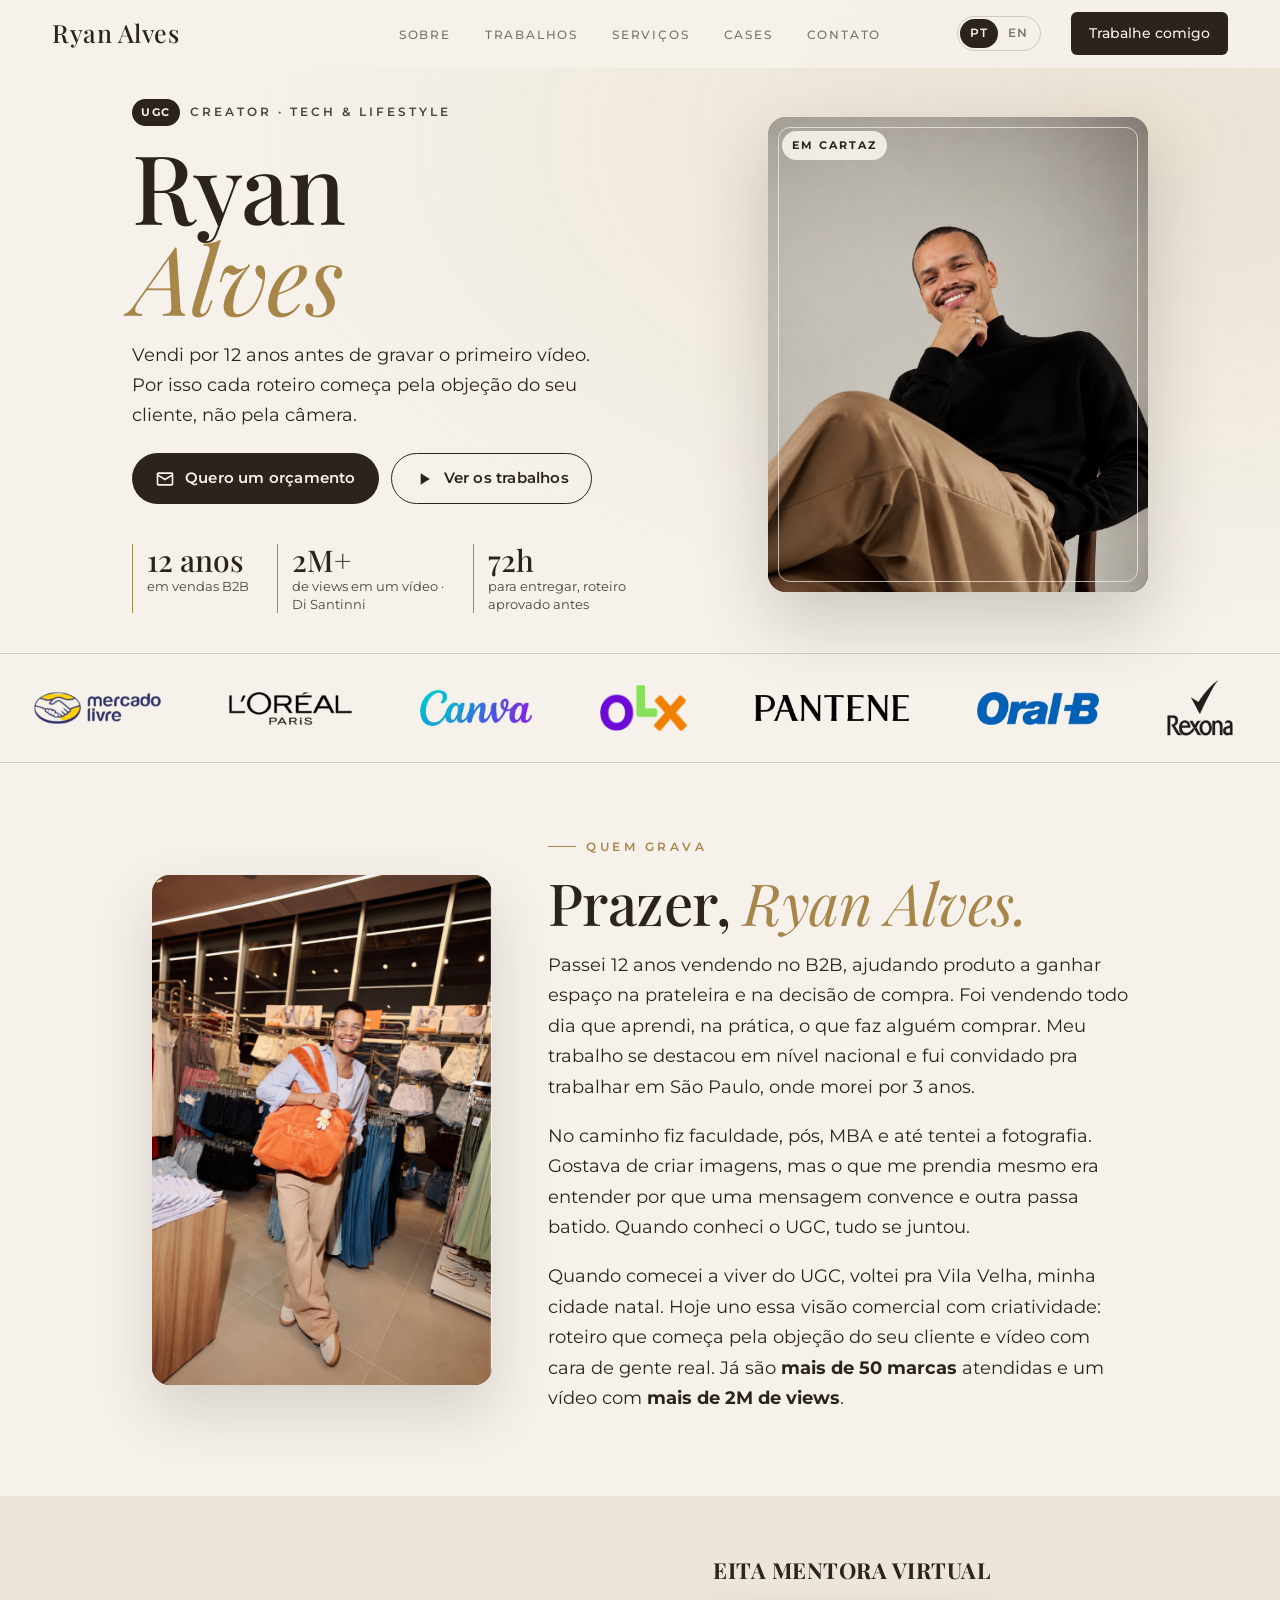
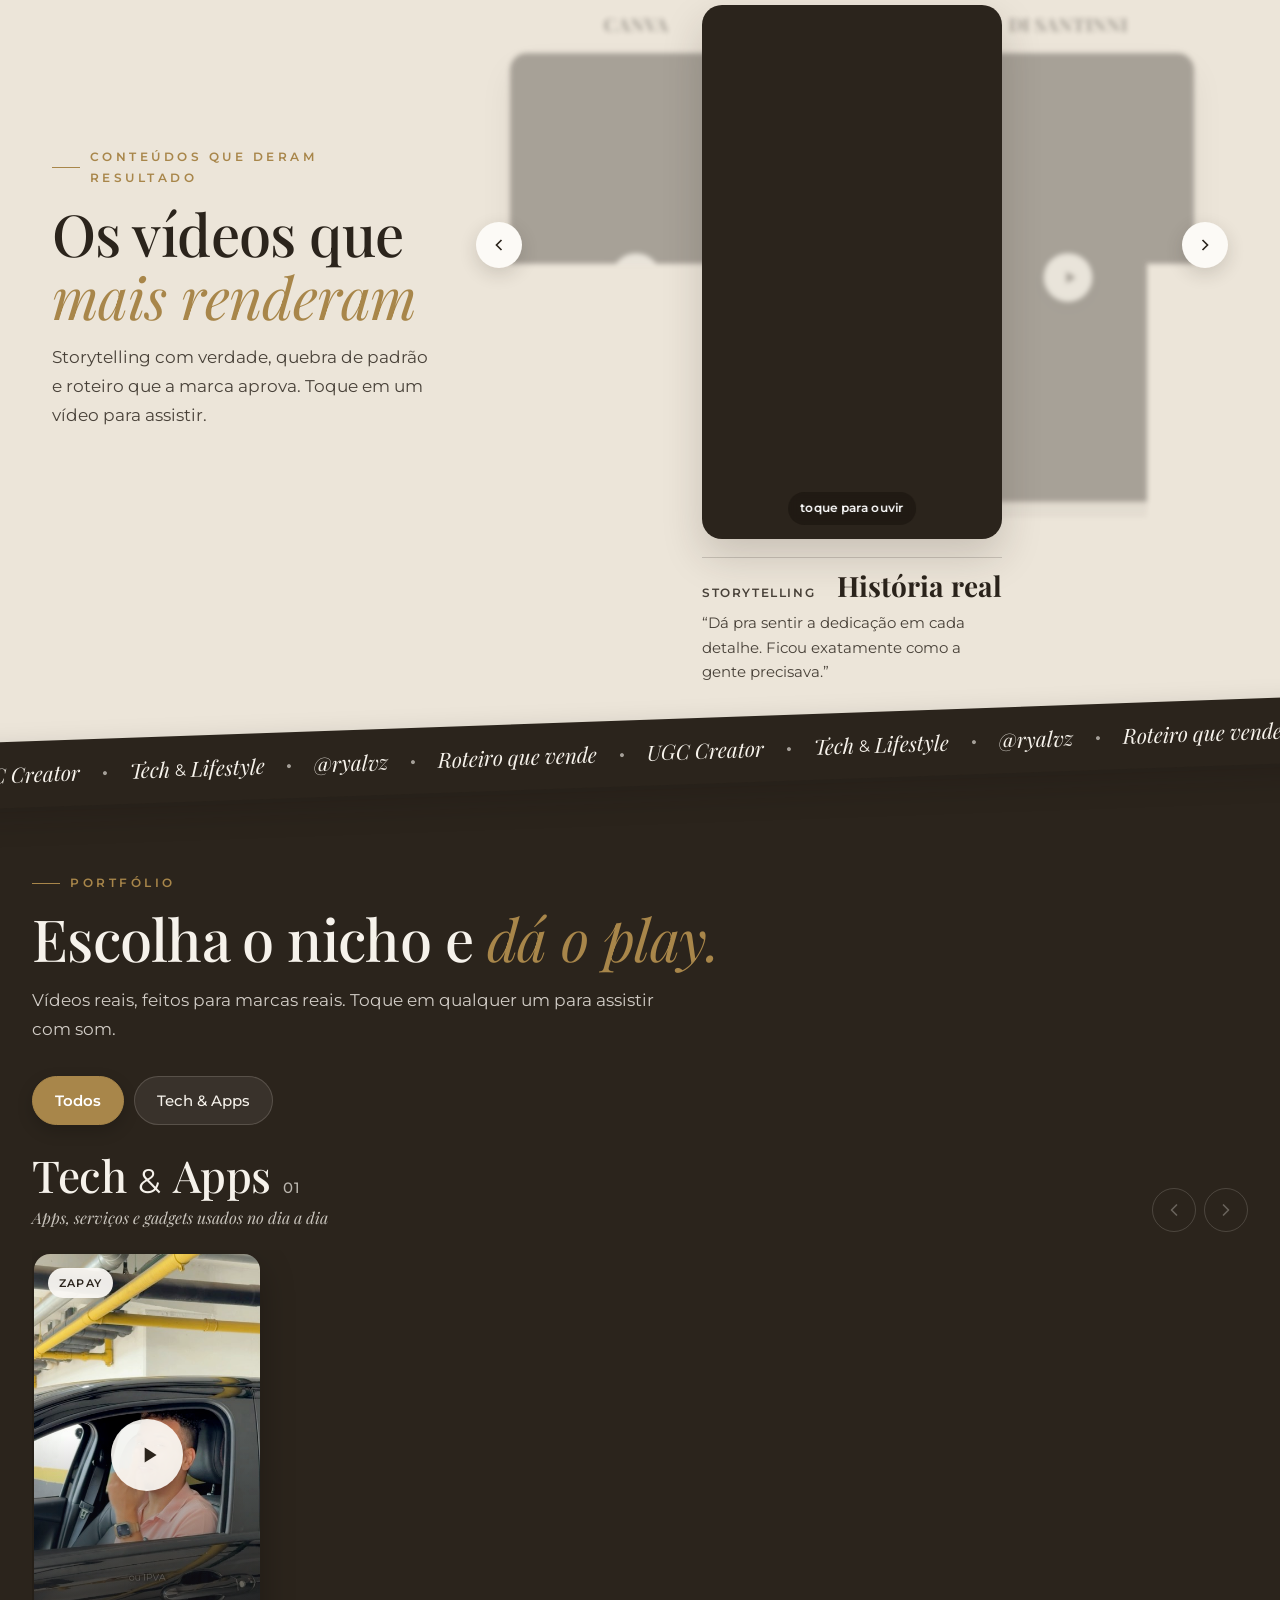
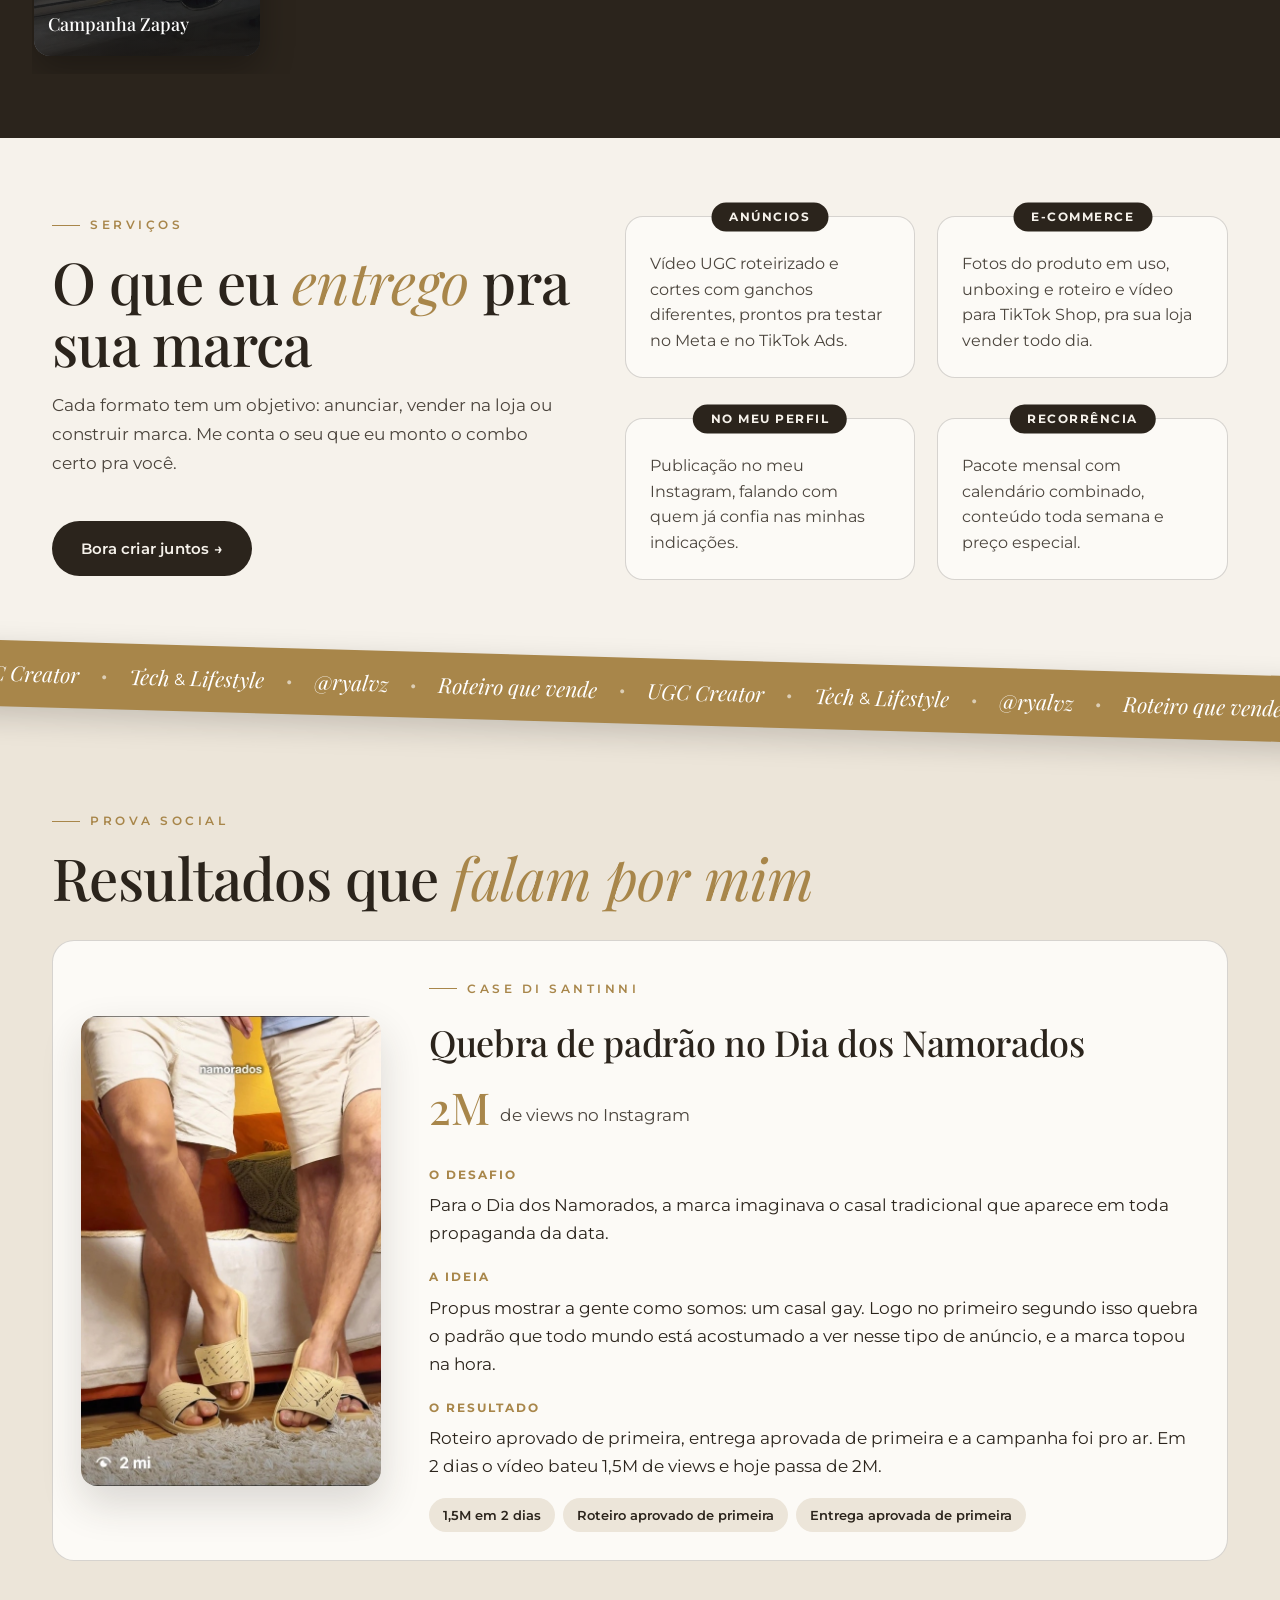
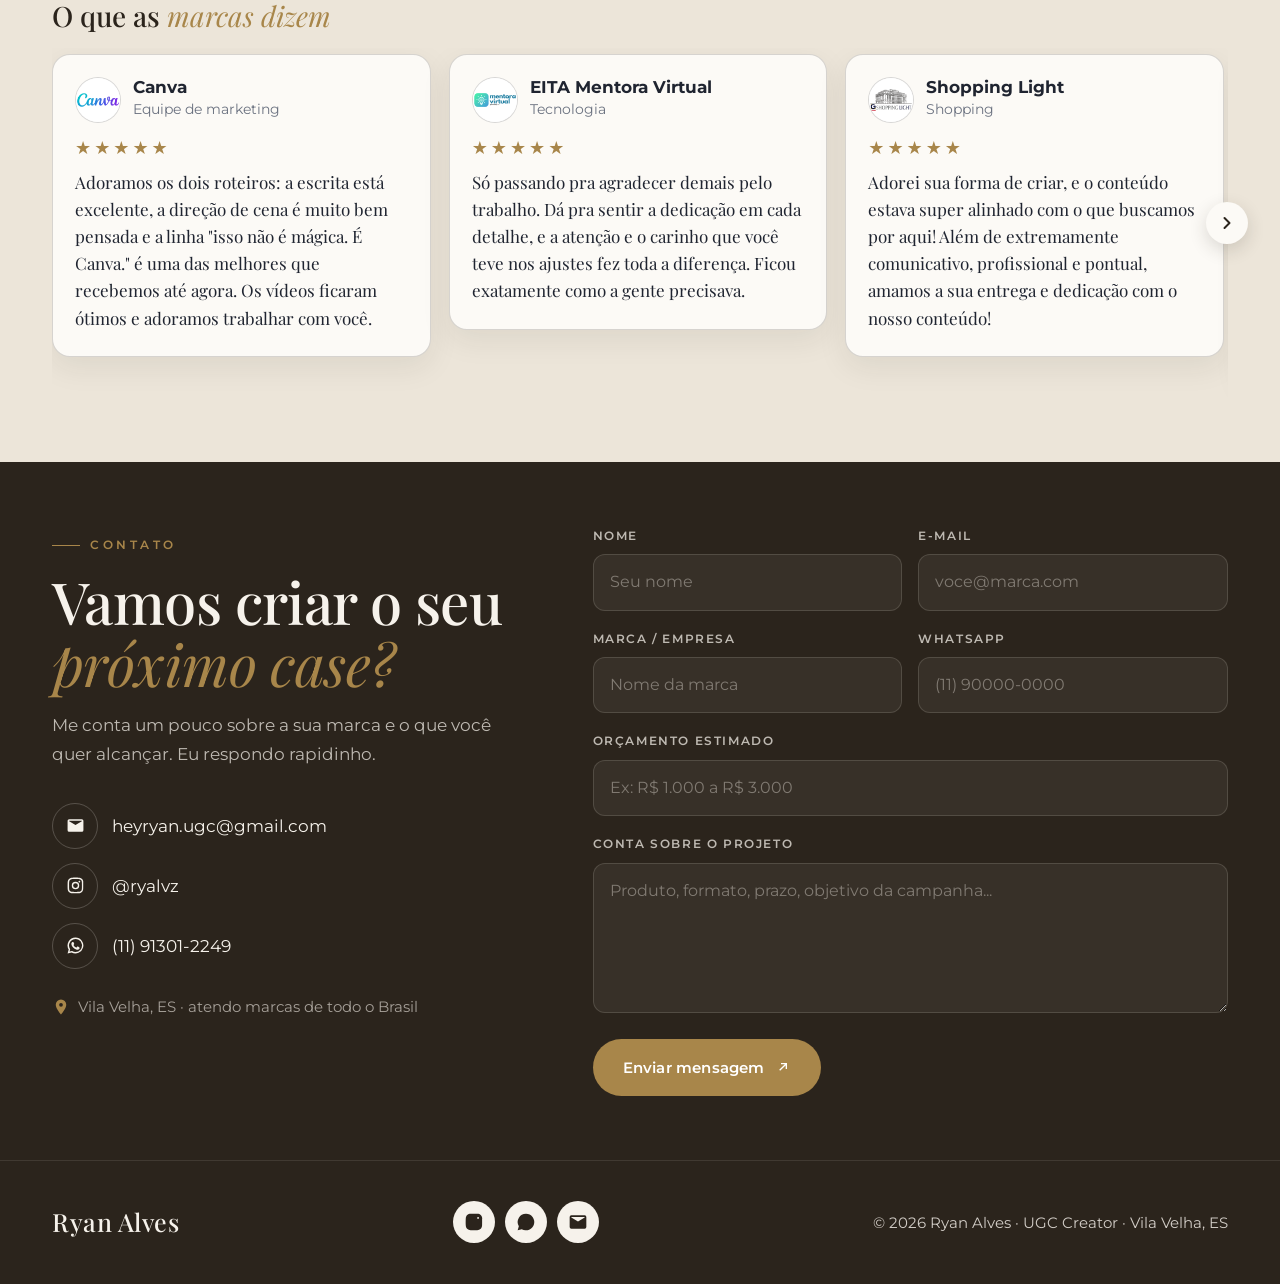
<file: index.html>
<!DOCTYPE html>
<html lang="pt-BR">
<head>
<meta charset="UTF-8">
<!-- No celular o site abre igual ao do computador, só que menor (como o da Lara) -->
<meta name="viewport" content="width=1280">
<title>Ryan Alves | Portfólio UGC Creator</title>
<link rel="icon" type="image/png" sizes="32x32" href="favicon-32.png">
<link rel="icon" type="image/png" sizes="48x48" href="favicon-48.png">
<link rel="apple-touch-icon" href="apple-touch-icon.png">
<meta name="description" content="Portfólio UGC de Ryan Alves: vídeos autênticos para marcas de tecnologia, autocuidado, alimentos, casa e moda masculina que querem vender mais nas redes.">
<meta name="theme-color" content="#F6F2EB">
<link rel="preconnect" href="https://fonts.googleapis.com">
<link rel="preconnect" href="https://fonts.gstatic.com" crossorigin>
<link href="https://fonts.googleapis.com/css2?family=Montserrat:wght@400;500;600;700&family=Playfair+Display:ital,wght@0,400;0,500;0,600;1,400;1,500&display=swap" rel="stylesheet">
<style>
  /* =========================================================
     CORES E FONTES
     Paleta de 3 cores: Cobalt, Parchment e Dusty Olive.
     As seções com a classe "dark" ficam com fundo Cobalt e texto Parchment;
     o resto fica com fundo Parchment e texto Cobalt.
     ========================================================= */
  :root {
    --cobalt: #2B241C;     /* café (texto e fundos escuros) */
    --parchment: #F6F2EB;  /* creme */
    --olive: #A8864A;      /* dourado */
    --sand: #ECE5D9;       /* areia, seções suaves */
    --paper: #FCFAF6;      /* cards */

    /* Cores do contexto (trocam sozinhas dentro de .dark e .light) */
    --fg: var(--cobalt);
    --bg-ctx: var(--parchment);
    --muted: rgba(43, 36, 28, .85);
    --line: rgba(43, 36, 28, .18);
    --tint: rgba(43, 36, 28, .06);
    --focus: var(--cobalt);

    --radius: 14px;
    --head: "Playfair Display", Georgia, "Times New Roman", serif;
    --body: "Montserrat", system-ui, -apple-system, "Segoe UI", sans-serif;
    --max: 1240px;
    --nav-h: 68px;
  }
  .dark {
    --fg: var(--parchment);
    --bg-ctx: var(--cobalt);
    --muted: rgba(246, 242, 235, .82);
    --line: rgba(246, 242, 235, .25);
    --tint: rgba(246, 242, 235, .08);
    --focus: var(--parchment);
    background: var(--cobalt);
    color: var(--parchment);
  }
  .light {
    --fg: var(--cobalt);
    --bg-ctx: var(--parchment);
    --muted: rgba(43, 36, 28, .85);
    --line: rgba(43, 36, 28, .18);
    --tint: rgba(43, 36, 28, .06);
    --focus: var(--cobalt);
    background: var(--parchment);
    color: var(--cobalt);
  }

  *, *::before, *::after { box-sizing: border-box; }
  html { scroll-behavior: smooth; scroll-padding-top: var(--nav-h); }
  body {
    margin: 0;
    background: var(--parchment);
    color: var(--cobalt);
    font-family: var(--body);
    font-size: 17px;
    line-height: 1.6;
    overflow-x: hidden;
    -webkit-font-smoothing: antialiased;
  }
  img { max-width: 100%; display: block; }
  a { color: inherit; }
  h1, h2, h3 { font-family: var(--head); font-weight: 400; letter-spacing: .5px; line-height: 1.05; margin: 0; text-transform: uppercase; }
  p { margin: 0 0 1em; }
  button, input, textarea { font: inherit; color: inherit; }

  /* Foco visível no teclado */
  :focus-visible { outline: 3px solid var(--focus); outline-offset: 3px; border-radius: 4px; }

  .skip {
    position: absolute; left: 16px; top: -60px; z-index: 300;
    background: var(--cobalt); color: var(--parchment); padding: 10px 16px; border-radius: var(--radius);
    font-weight: 700; text-decoration: none;
  }
  .skip:focus { top: 12px; }

  .wrap { width: 100%; max-width: var(--max); margin: 0 auto; padding: 0 16px; }
  @media (min-width: 768px) { .wrap { padding: 0 32px; } }

  section { padding: 88px 0; position: relative; }
  .eyebrow {
    display: inline-flex; align-items: center; gap: 10px;
    color: var(--fg); font-weight: 700; font-size: 13px; letter-spacing: 3px; text-transform: uppercase;
    margin-bottom: 14px;
  }
  .eyebrow::before { content: ""; width: 4px; height: 18px; background: var(--olive); border-radius: 2px; }
  .sec-title { font-size: clamp(36px, 6vw, 64px); margin-bottom: 18px; color: var(--fg); }
  .sec-lead { color: var(--muted); max-width: 640px; font-size: 18px; }

  /* =========================================================
     BOTÕES (a cor se ajusta sozinha ao fundo da seção)
     ========================================================= */
  .btn {
    display: inline-flex; align-items: center; justify-content: center; gap: 10px;
    padding: 14px 26px; border-radius: var(--radius); border: 2px solid transparent; cursor: pointer;
    font-weight: 700; font-size: 16px; text-decoration: none;
    transition: transform .2s ease, background .2s ease, box-shadow .2s ease, color .2s ease;
  }
  .btn svg { width: 20px; height: 20px; flex: none; }
  .btn-primary { background: var(--fg); color: var(--bg-ctx); }
  .btn-primary:hover { transform: translateY(-2px); box-shadow: 0 10px 0 -4px var(--olive); }
  .btn-ghost { background: transparent; color: var(--fg); border-color: var(--fg); }
  .btn-ghost:hover { background: var(--tint); transform: translateY(-2px); }

  /* =========================================================
     BLOCOS DE MÍDIA (placeholders com degradê)
     Para trocar por imagem real, veja os comentários no HTML.
     ========================================================= */
  .media {
    position: relative; overflow: hidden; border-radius: var(--radius);
    background:
      radial-gradient(circle at 30% 20%, rgba(246, 242, 235, .35), transparent 55%),
      linear-gradient(160deg, var(--olive) 0%, var(--cobalt) 100%);
  }
  .media img { width: 100%; height: 100%; object-fit: cover; }
  .media-cap {
    position: absolute; left: 12px; bottom: 12px; right: 12px;
    font-size: 12px; letter-spacing: 1.5px; text-transform: uppercase; color: var(--parchment);
    font-weight: 600;
  }
  .ratio-45 { aspect-ratio: 4 / 5; }
  .ratio-916 { aspect-ratio: 9 / 16; }
  .ratio-169 { aspect-ratio: 16 / 9; }
  .ratio-23 { aspect-ratio: 2 / 3; }

  /* =========================================================
     MENU FIXO
     ========================================================= */
  .nav {
    position: fixed; inset: 0 0 auto 0; height: var(--nav-h); z-index: 100;
    background: var(--parchment); border-bottom: 1px solid transparent;
    transition: border-color .3s ease, box-shadow .3s ease;
  }
  .nav.scrolled { border-bottom-color: var(--line); box-shadow: 0 6px 20px rgba(43, 36, 28, .08); }
  .nav .wrap { height: 100%; display: flex; align-items: center; justify-content: space-between; gap: 16px; }
  .logo { font-family: var(--head); font-size: 28px; color: var(--fg); text-decoration: none; letter-spacing: 1px; text-transform: uppercase; white-space: nowrap; }
  .nav-links { display: flex; gap: 26px; list-style: none; margin: 0; padding: 0; }
  .nav-links a { text-decoration: none; font-size: 15px; color: var(--cobalt); font-weight: 500; padding: 4px 0; border-bottom: 2px solid transparent; transition: border-color .2s; }
  .nav-links a:hover { border-bottom-color: var(--olive); }
  .nav-links a.active { font-weight: 700; border-bottom-color: var(--cobalt); }
  .burger { display: none; background: none; border: 0; width: 44px; height: 44px; cursor: pointer; padding: 10px; }
  .burger span { display: block; height: 2px; background: var(--cobalt); margin: 6px 0; transition: transform .3s, opacity .3s; }
  .burger[aria-expanded="true"] span:nth-child(1) { transform: translateY(8px) rotate(45deg); }
  .burger[aria-expanded="true"] span:nth-child(2) { opacity: 0; }
  .burger[aria-expanded="true"] span:nth-child(3) { transform: translateY(-8px) rotate(-45deg); }

  @media (max-width: 899px) {
    .burger { display: block; }
    .nav-links {
      position: fixed; top: var(--nav-h); left: 0; right: 0;
      flex-direction: column; gap: 0; background: var(--parchment);
      border-bottom: 1px solid var(--line);
      max-height: 0; overflow: hidden; transition: max-height .35s ease;
    }
    .nav-links.open { max-height: 420px; }
    .nav-links a { display: block; padding: 16px; font-size: 18px; border-top: 1px solid var(--line); border-bottom: 0; }
  }

  /* =========================================================
     1. CAPA
     ========================================================= */
  .hero {
    min-height: 100vh; min-height: 100svh; padding: calc(var(--nav-h) + 40px) 0 0;
    display: flex; flex-direction: column; justify-content: space-between;
    background:
      radial-gradient(ellipse at 85% 20%, rgba(168, 134, 74, .45), transparent 55%),
      var(--cobalt);
    overflow: hidden;
  }
  .hero-grid { display: grid; grid-template-columns: 1.25fr .75fr; gap: 48px; align-items: center; position: relative; z-index: 1; }
  .hero-tag { display: inline-flex; align-items: center; gap: 10px; font-weight: 700; letter-spacing: 3px; font-size: 13px; text-transform: uppercase; color: var(--muted); margin-bottom: 18px; }
  .hero-tag b { background: var(--parchment); color: var(--cobalt); font-family: var(--head); font-weight: 400; letter-spacing: 1px; padding: 2px 8px; border-radius: 3px; font-size: 15px; }
  .hero h1 { font-size: clamp(64px, 13vw, 168px); line-height: .9; margin-bottom: 22px; }
  .hero h1 span { display: block; color: transparent; -webkit-text-stroke: 2px var(--parchment); }
  .hero-sub { font-size: clamp(18px, 2.2vw, 22px); max-width: 560px; margin-bottom: 30px; }
  .hero-btns { display: flex; flex-wrap: wrap; gap: 12px; margin-bottom: 40px; }
  .hero-stats { display: flex; flex-wrap: wrap; gap: 14px 36px; }
  .hero-stats div { border-left: 3px solid var(--olive); padding-left: 14px; }
  .hero-stats strong { font-family: var(--head); font-weight: 400; font-size: 36px; display: block; line-height: 1.1; }
  .hero-stats span { color: var(--muted); font-size: 14px; }
  .hero-photo { position: relative; }
  .hero-photo .media { box-shadow: 18px 18px 0 var(--olive); }
  .hero-photo .badge {
    position: absolute; top: 14px; left: 14px; background: var(--parchment); color: var(--cobalt);
    font-weight: 700; font-size: 12px; letter-spacing: 2px; padding: 5px 10px; border-radius: 3px; text-transform: uppercase;
  }

  /* Faixa de marcas */
  .brands { margin-top: 56px; background: var(--olive); position: relative; z-index: 1; overflow: hidden; }
  .brands-track { display: flex; width: max-content; animation: marquee 30s linear infinite; }
  .brands-track ul { display: flex; list-style: none; margin: 0; padding: 16px 0; }
  .brands-track li { font-family: var(--head); text-transform: uppercase; font-size: 24px; letter-spacing: 2px; color: var(--parchment); padding: 0 28px; white-space: nowrap; display: flex; align-items: center; gap: 28px; }
  .brands-track li::after { content: ""; width: 7px; height: 7px; background: var(--parchment); border-radius: 50%; }
  .brands:hover .brands-track { animation-play-state: paused; }
  @keyframes marquee { to { transform: translateX(-50%); } }

  @media (max-width: 899px) {
    .hero-grid { grid-template-columns: 1fr; gap: 36px; }
    .hero-photo { max-width: 340px; width: calc(100% - 18px); }
  }

  /* =========================================================
     2. SOBRE MIM
     ========================================================= */
  .about-grid { display: grid; grid-template-columns: .8fr 1.2fr; gap: 56px; align-items: center; }
  .about-grid > .media { box-shadow: -18px 18px 0 var(--olive); }
  .about-text p { font-size: 18px; }
  .promises { list-style: none; padding: 0; margin: 28px 0; display: grid; gap: 12px; }
  .promises li { display: flex; gap: 14px; align-items: center; background: var(--tint); border-radius: var(--radius); padding: 14px 18px; border-left: 3px solid var(--olive); font-weight: 600; }
  .promises svg { width: 22px; height: 22px; flex: none; color: var(--cobalt); }
  .signature { font-family: var(--head); font-size: 34px; color: var(--cobalt); text-transform: uppercase; transform: rotate(-2deg); display: inline-block; }
  .signature small { display: block; font-family: var(--body); font-size: 14px; color: var(--olive); text-transform: none; letter-spacing: 0; font-weight: 600; }
  @media (max-width: 899px) { .about-grid { grid-template-columns: 1fr; gap: 36px; } .about-grid > .media { max-width: 400px; margin-left: 18px; } }

  /* =========================================================
     3. DESTAQUES (cards em Cobalt)
     ========================================================= */
  .highlights { display: grid; grid-template-columns: repeat(3, 1fr); gap: 24px; margin-top: 40px; }
  .hl-card {
    display: block; text-decoration: none; border-radius: var(--radius); overflow: hidden;
    transition: transform .35s ease, box-shadow .35s ease;
  }
  .hl-card:hover, .hl-card:focus-visible { transform: translateY(-6px); box-shadow: 0 14px 0 -4px var(--olive); }
  .hl-card .media { border-radius: 0; }
  .hl-rank {
    position: absolute; top: 0; left: 14px; font-family: var(--head); font-size: 84px; line-height: 1;
    color: transparent; -webkit-text-stroke: 2px var(--parchment); z-index: 1;
  }
  .play {
    position: absolute; inset: 0; margin: auto; width: 72px; height: 72px; border-radius: 50%;
    background: rgba(43, 36, 28, .6); border: 2px solid var(--parchment); display: grid; place-items: center;
    transition: background .25s, transform .25s; z-index: 1;
  }
  .play svg { width: 28px; height: 28px; margin-left: 4px; fill: var(--parchment); }
  .hl-card:hover .play { background: var(--olive); transform: scale(1.1); }
  .hl-body { padding: 20px 20px 24px; }
  .hl-num { font-family: var(--head); font-size: 48px; line-height: 1; }
  .hl-label { font-size: 13px; text-transform: uppercase; letter-spacing: 2px; color: var(--muted); font-weight: 600; margin-bottom: 14px; }
  .hl-body h3 { font-size: 24px; margin-bottom: 6px; }
  .hl-body p { color: var(--muted); font-size: 15px; margin: 0; }
  @media (max-width: 899px) { .highlights { grid-template-columns: 1fr; max-width: 420px; margin-left: auto; margin-right: auto; } }

  /* =========================================================
     4. TRABALHOS POR NICHO (fileiras estilo catálogo, fundo Cobalt)
     ========================================================= */
  .filters { display: flex; flex-wrap: wrap; gap: 10px; margin: 32px 0 8px; }
  .filter {
    background: transparent; border: 1.5px solid var(--line); color: var(--fg); border-radius: 999px;
    padding: 9px 20px; cursor: pointer; font-weight: 600; font-size: 15px; transition: all .2s;
  }
  .filter:hover { border-color: var(--fg); }
  .filter[aria-pressed="true"] { background: var(--fg); border-color: var(--fg); color: var(--bg-ctx); }

  .row { margin-top: 36px; }
  [hidden] { display: none !important; }
  .row[hidden] { display: none; }
  .row-title { font-family: var(--body); font-weight: 700; font-size: 22px; text-transform: none; letter-spacing: 0; margin-bottom: 12px; display: flex; align-items: baseline; gap: 12px; }
  .row-title small { color: var(--muted); font-size: 14px; font-weight: 500; }
  .row-scroller {
    display: grid; grid-auto-flow: column; grid-auto-columns: minmax(200px, 1fr);
    gap: 10px; overflow-x: auto; overscroll-behavior-x: contain; scroll-snap-type: x mandatory;
    padding: 22px 4px 26px; margin: -22px -4px 0; scrollbar-width: thin; scrollbar-color: var(--olive) transparent;
  }
  .row-scroller::-webkit-scrollbar { height: 6px; }
  .row-scroller::-webkit-scrollbar-thumb { background: var(--olive); border-radius: 3px; }
  @media (max-width: 599px) { .row-scroller { grid-auto-columns: 62%; } }
  @media (min-width: 1000px) { .row-scroller { grid-auto-columns: calc((100% - 30px) / 4); } }

  .work {
    position: relative; scroll-snap-align: start; border-radius: var(--radius); overflow: hidden;
    transition: transform .3s ease, box-shadow .3s ease; z-index: 0; outline-color: var(--parchment);
  }
  .work:hover, .work:focus-within { transform: scale(1.06); z-index: 2; box-shadow: 0 0 0 3px var(--parchment); }
  .work .media { border-radius: 0; }
  .work-info {
    position: absolute; inset: auto 0 0 0; padding: 40px 14px 14px;
    background: linear-gradient(180deg, transparent, rgba(43, 36, 28, .96) 55%);
    color: var(--parchment);
  }
  .work-info h4 { margin: 0 0 4px; font-size: 16px; font-weight: 700; line-height: 1.25; }
  .work-meta { display: flex; flex-wrap: wrap; gap: 8px; align-items: center; font-size: 12px; color: rgba(246, 242, 235, .85); }
  .work-meta .tag { border: 1px solid rgba(246, 242, 235, .7); padding: 1px 6px; border-radius: 3px; text-transform: uppercase; letter-spacing: 1px; font-size: 11px; color: var(--parchment); }
  .work-meta .new { background: var(--parchment); color: var(--cobalt); font-weight: 700; padding: 1px 6px; border-radius: 3px; }

  /* Ponteiro do mouse: claquete 🎬 (imagem PNG, só no computador) */
  @media (pointer: fine) {
    html, body { cursor: url("cursor-claquete.png") 6 6, auto; cursor: image-set(url("cursor-claquete.png") 1x, url("cursor-claquete@2x.png") 2x) 6 6, auto; }
    /* !important porque outras partes do site pedem a "mãozinha" padrão */
    a, button, [role="button"], .work-v, .work-v *, .filter, .row-seta, label[for], summary, video, .btn { cursor: url("cursor-claquete.png") 6 6, pointer !important; cursor: image-set(url("cursor-claquete.png") 1x, url("cursor-claquete@2x.png") 2x) 6 6, pointer !important; }
    input, textarea, select { cursor: text !important; }
  }

  /* Fileiras no estilo catálogo: título grande, frase, setas e cards em pé */
  .row-head { display: flex; align-items: flex-end; justify-content: space-between; gap: 16px; margin-bottom: 18px; }
  .row .row-title { font-family: var(--head); font-weight: 400; font-size: clamp(34px, 4vw, 48px); text-transform: uppercase; letter-spacing: 1px; margin: 0; align-items: baseline; }
  .row .row-title small { font-family: var(--body); font-size: 15px; font-weight: 600; letter-spacing: 1px; color: rgba(246, 242, 235, .7); }
  .row-sub { margin: 4px 0 0; font-style: italic; color: rgba(246, 242, 235, .78); font-size: 16px; }
  .row-nav { display: flex; gap: 8px; flex: none; }
  .row-seta { width: 44px; height: 44px; border-radius: 50%; border: 1.5px solid rgba(246, 242, 235, .55); background: transparent; color: var(--parchment); display: grid; place-items: center; cursor: pointer; transition: background .2s, opacity .2s; }
  .row-seta svg { width: 20px; height: 20px; fill: none; stroke: currentColor; stroke-width: 2; stroke-linecap: round; stroke-linejoin: round; }
  .row-seta:hover:not(:disabled) { background: rgba(246, 242, 235, .14); }
  .row-seta:disabled { opacity: .3; cursor: default; }
  .row .row-scroller { gap: 16px; padding: 4px 2px 18px; margin: 0; scroll-snap-type: x mandatory; scrollbar-width: none; }
  .row .row-scroller::-webkit-scrollbar { display: none; }
  /* A parte dos trabalhos usa mais da largura da tela, para os vídeos ficarem grandes */
  #trabalhos .wrap { max-width: 1520px; }
  /* Cards grandes: 4 por linha no computador, 3 no tablet, 1 e um pedaço no celular */
  @media (min-width: 600px) { .row .row-scroller { grid-auto-columns: calc((100% - 32px) / 3); } }
  @media (min-width: 1000px) { .row .row-scroller { grid-auto-columns: calc((100% - 72px) / 4); gap: 24px; } }
  @media (max-width: 599px) { .row .row-scroller { grid-auto-columns: 78%; } .row-nav { display: none; } }
  .work-v { display: block; position: relative; aspect-ratio: 9 / 16; border-radius: 18px; overflow: hidden; background: #2B241C; color: var(--parchment); text-decoration: none; cursor: pointer; box-shadow: 0 10px 26px rgba(0, 0, 0, .22); }
  /* Card parado no lugar: nada de aumentar ou subir (isso fazia a tela "pular") */
  .work.work-v, .work.work-v:hover, .work.work-v:focus-within { transform: none; transition: box-shadow .2s; z-index: auto; }
  .work.work-v:hover, .work.work-v:focus-visible { box-shadow: 0 0 0 3px rgba(250, 248, 244, .85), 0 10px 26px rgba(0, 0, 0, .22); }
  .work-v video, .work-v img { position: absolute; inset: 0; width: 100%; height: 100%; object-fit: cover; display: block; }
  .work-v::after { content: ""; position: absolute; inset: 45% 0 0 0; background: linear-gradient(180deg, transparent, rgba(24, 19, 14, .82)); pointer-events: none; }
  .work-pill { position: absolute; top: 14px; left: 14px; z-index: 2; background: rgba(250, 248, 244, .94); color: #2B241C; font-size: 11px; font-weight: 700; letter-spacing: 1px; text-transform: uppercase; padding: 6px 11px; border-radius: 999px; max-width: calc(100% - 70px); overflow: hidden; text-overflow: ellipsis; white-space: nowrap; }
  .work-v .work-info { position: absolute; inset: auto 0 0 0; z-index: 2; padding: 0 16px 16px; background: none; }
  .work-v .work-info h4 { margin: 0 0 6px; font-size: 22px; font-weight: 700; line-height: 1.2; color: #fff; text-shadow: 0 1px 8px rgba(0, 0, 0, .35); }
  .work-nicho { display: block; font-size: 11px; font-weight: 600; letter-spacing: 1.5px; text-transform: uppercase; color: rgba(255, 255, 255, .78); }
  .work-play { position: absolute; left: 50%; top: 50%; z-index: 3; width: 72px; height: 72px; margin: -36px 0 0 -36px; border-radius: 50%; border: 0; background: rgba(250, 248, 244, .92); color: var(--cobalt); display: grid; place-items: center; box-shadow: 0 8px 24px rgba(0, 0, 0, .3); transition: transform .2s, opacity .2s; }
  .work-play svg { width: 26px; height: 26px; fill: currentColor; margin-left: 3px; }
  .work-v:hover .work-play { background: #fff; }
  .work-v.tocando .work-play { opacity: 0; transform: scale(.8); }
  /* Carregando: o botão vira um anel girando, para ninguém tocar de novo achando que não foi */
  .work-v.carregando .work-play { opacity: 1; transform: none; }
  .work-v.carregando .work-play svg { display: none; }
  .work-v.carregando .work-play::after { content: ""; width: 28px; height: 28px; border-radius: 50%; border: 3px solid rgba(43, 36, 28, .2); border-top-color: currentColor; animation: girar .8s linear infinite; }
  @keyframes girar { to { transform: rotate(360deg); } }
  .work-v.tocando .work-pill, .work-v.tocando .work-info, .work-v.tocando::after { opacity: 0; transition: opacity .3s; }

  .work-som { position: absolute; top: 12px; right: 12px; z-index: 3; width: 36px; height: 36px; border-radius: 50%; border: 0; background: rgba(24, 19, 14, .55); color: #fff; display: grid; place-items: center; cursor: pointer; }
  .work-som svg { width: 18px; height: 18px; fill: none; stroke: currentColor; stroke-width: 2; stroke-linecap: round; stroke-linejoin: round; }
  .work-v.com-som .work-som { background: var(--parchment); color: var(--cobalt); }

  /* Card com vídeo: prévia ao passar o mouse e player ao clicar */
  .work-video { display: block; width: 100%; padding: 0; border: 0; background: none; cursor: pointer; text-align: left; font: inherit; color: inherit; }
  .work-video video { width: 100%; height: 100%; object-fit: cover; display: block; }
  .play-sm { width: 52px; height: 52px; }
  .play-sm svg { width: 22px; height: 22px; }
  .work-video:hover .play-sm, .work-video.playing .play-sm { opacity: 0; transform: scale(.8); }
  .work-video .play-sm { transition: opacity .25s, transform .25s; }

  /* Player do vídeo em tela cheia */
  .player-card { position: relative; width: 100%; max-width: 420px; animation: pop .35s ease; }
  .player-card video { width: 100%; max-height: calc(100vh - 90px); border-radius: 8px; background: var(--cobalt); display: block; box-shadow: 14px 14px 0 var(--olive); }
  .player-card p { color: var(--parchment); font-weight: 700; margin: 14px 0 0; text-align: center; }
  .player-card .modal-close { top: 10px; right: 10px; z-index: 1; background: var(--parchment); }

  /* =========================================================
     5. SERVIÇOS
     ========================================================= */
  .services { display: grid; grid-template-columns: repeat(3, 1fr); gap: 18px; margin-top: 40px; }
  .service {
    border-radius: var(--radius); padding: 28px 24px; position: relative; overflow: hidden;
    border: 1.5px solid var(--line); background: var(--parchment); transition: border-color .25s, transform .25s, background .25s, color .25s;
  }
  .service:hover { background: var(--cobalt); color: var(--parchment); border-color: var(--cobalt); transform: translateY(-4px); }
  .service-num { font-family: var(--head); font-size: 64px; line-height: 1; color: transparent; -webkit-text-stroke: 1.5px var(--olive); margin-bottom: 12px; display: block; }
  .service h3 { font-size: 26px; margin-bottom: 10px; }
  .service p { margin: 0; font-size: 16px; opacity: .9; }
  @media (max-width: 899px) { .services { grid-template-columns: repeat(2, 1fr); } }
  @media (max-width: 599px) { .services { grid-template-columns: 1fr; } }

  /* =========================================================
     6. NÚMEROS E DEPOIMENTOS (fundo Cobalt)
     ========================================================= */
  .metrics { display: grid; grid-template-columns: repeat(4, 1fr); gap: 18px; margin-top: 40px; }
  .metric { border-radius: var(--radius); padding: 26px 20px; text-align: center; border-bottom: 4px solid var(--olive); }
  .metric strong { font-family: var(--head); font-weight: 400; font-size: clamp(42px, 5vw, 60px); line-height: 1; display: block; margin-bottom: 8px; }
  .metric span { color: var(--muted); font-size: 15px; }
  .sub-title { font-family: var(--body); font-weight: 700; font-size: 22px; margin: 56px 0 16px; text-transform: none; letter-spacing: 0; }
  .results { display: grid; grid-template-columns: repeat(3, 1fr); gap: 18px; }
  .results:has(> :only-child) { grid-template-columns: minmax(0, 460px); }
  .result { border-radius: var(--radius); padding: 26px 22px; border: 1.5px solid var(--line); background: var(--tint); }
  .result .big { font-family: var(--head); font-size: 46px; line-height: 1; }
  .result .what { font-weight: 700; margin: 6px 0 10px; }
  .result p { color: var(--muted); font-size: 15px; margin: 0; }
  .testi-carrossel { position: relative; }
  .testimonials { display: grid; grid-auto-flow: column; grid-auto-columns: calc((100% - 36px) / 3); gap: 18px; overflow-x: auto; scroll-snap-type: x mandatory; scroll-behavior: smooth; scrollbar-width: none; padding: 6px 2px 14px; align-items: start; }
  .testimonials::-webkit-scrollbar { display: none; }
  .testimonial { margin: 0; scroll-snap-align: start; background: #fff; color: #1f2430; border-radius: 14px; padding: 22px 22px 24px; box-shadow: 0 12px 30px rgba(43, 36, 28, .22); }
  .t-topo { display: flex; align-items: center; gap: 12px; }
  .t-topo .avatar { width: 46px; height: 46px; border-radius: 50%; display: grid; place-items: center; background: var(--cobalt); color: #fff; font-family: var(--head); font-size: 19px; flex: none; }
  .t-topo b { display: block; font-size: 17px; line-height: 1.25; color: #1f2430; }
  .t-topo span { display: block; color: #6b7280; font-size: 14px; }
  .testimonial .estrelas { color: #F2B705; letter-spacing: 4px; font-size: 22px; line-height: 1; margin: 16px 0 12px; }
  .testimonial blockquote { margin: 0; font-size: 16px; line-height: 1.65; }
  .testi-seta { position: absolute; top: 50%; transform: translateY(-50%); z-index: 2; width: 42px; height: 42px; border-radius: 50%; border: 0; background: #fff; color: var(--cobalt); box-shadow: 0 6px 18px rgba(43, 36, 28, .25); display: grid; place-items: center; cursor: pointer; }
  .testi-seta svg { width: 20px; height: 20px; fill: none; stroke: currentColor; stroke-width: 2.4; stroke-linecap: round; stroke-linejoin: round; }
  .testi-seta[data-dir="-1"] { left: -20px; }
  .testi-seta[data-dir="1"] { right: -20px; }
  .testi-seta:disabled { opacity: 0; pointer-events: none; }
  .testi-fonte { margin: 18px 0 0; font-size: 14px; opacity: .85; }
  @media (max-width: 899px) { .metrics { grid-template-columns: repeat(2, 1fr); } .results { grid-template-columns: 1fr; } }
  @media (max-width: 899px) { .testimonials { grid-auto-columns: calc((100% - 18px) / 2); } }
  @media (max-width: 699px) { .testimonials { grid-auto-columns: 86%; } .testi-seta[data-dir="-1"] { left: -6px; } .testi-seta[data-dir="1"] { right: -6px; } }
  @media (max-width: 330px) { .metrics { grid-template-columns: 1fr; } }

  /* =========================================================
     7. CONTATO
     ========================================================= */
  .contact-grid { display: grid; grid-template-columns: 1fr 1fr; gap: 48px; align-items: start; margin-top: 32px; }
  .form { border-radius: var(--radius); padding: 28px; box-shadow: 14px 14px 0 var(--olive); }
  .field { margin-bottom: 18px; }
  .field label { display: block; font-weight: 600; margin-bottom: 6px; font-size: 15px; }
  .field input, .field textarea, .field select {
    width: 100%; background: var(--parchment); color: var(--cobalt); border: 2px solid transparent; border-radius: 4px; padding: 13px 14px; font-size: 16px;
    transition: border-color .2s;
  }
  .field input::placeholder, .field textarea::placeholder { color: rgba(43, 36, 28, .6); }
  .field input:focus, .field textarea:focus { outline: none; border-color: var(--olive); box-shadow: 0 0 0 3px var(--parchment), 0 0 0 5px var(--olive); }
  .field textarea { min-height: 130px; resize: vertical; }
  .form-erro { margin: 0 0 14px; padding: 10px 12px; border-radius: 4px; background: var(--parchment); color: var(--cobalt); font-weight: 600; font-size: 15px; border-left: 4px solid var(--olive); }
  .form-erro:empty { display: none; }
  .form-erro a { color: var(--cobalt); }
  .row-vazia { color: var(--muted); padding: 18px 0 4px; }
  .form .btn { width: 100%; }
  .success { text-align: center; padding: 24px 8px; }
  .success svg { width: 64px; height: 64px; color: var(--olive); margin: 0 auto 12px; }
  .success h3, .success h2 { font-size: 32px; margin-bottom: 8px; }
  .success p { color: var(--muted); }
  .channels { display: grid; gap: 12px; }
  .channel {
    display: flex; align-items: center; gap: 16px; text-decoration: none;
    border-radius: var(--radius); padding: 18px 20px; transition: background .2s, transform .2s;
    border: 1.5px solid var(--line); min-width: 0;
  }
  .channel:hover { background: var(--tint); transform: translateX(4px); border-color: var(--cobalt); }
  .channel .ico { width: 48px; height: 48px; border-radius: 50%; background: var(--cobalt); display: grid; place-items: center; flex: none; }
  .channel .ico svg { width: 24px; height: 24px; fill: var(--parchment); }
  .channel b { display: block; }
  .channel span { color: var(--muted); font-size: 15px; overflow-wrap: anywhere; }
  .city { color: var(--muted); margin-top: 18px; display: flex; gap: 8px; align-items: center; }
  @media (max-width: 899px) { .contact-grid { grid-template-columns: 1fr; } .form { margin-right: 14px; } }

  /* =========================================================
     8. RODAPÉ (fundo Cobalt)
     ========================================================= */
  footer { padding: 40px 0; font-size: 15px; border-top: 6px solid var(--olive); }
  footer .wrap { display: flex; flex-wrap: wrap; gap: 18px; justify-content: space-between; align-items: center; }
  footer p { color: var(--muted); }
  .socials { display: flex; gap: 10px; list-style: none; margin: 0; padding: 0; }
  .socials a { width: 42px; height: 42px; display: grid; place-items: center; border-radius: 50%; background: var(--parchment); transition: background .2s; }
  .socials a:hover { background: var(--olive); }
  .socials svg { width: 20px; height: 20px; fill: var(--cobalt); }
  .socials a:hover svg { fill: var(--parchment); }

  /* =========================================================
     CARD DE CAPTURA (mídia kit)
     ========================================================= */
  .modal { position: fixed; inset: 0; z-index: 200; display: grid; place-items: center; padding: 16px; }
  .modal[hidden] { display: none; }
  .modal-bg { position: absolute; inset: 0; background: rgba(43, 36, 28, .82); animation: fade .3s ease; }
  .modal-card {
    position: relative; width: 100%; max-width: 440px; max-height: calc(100vh - 32px); overflow-y: auto;
    border-radius: 8px; border-top: 6px solid var(--olive);
    padding: 34px 26px 28px; box-shadow: 14px 14px 0 var(--olive); animation: pop .35s ease;
  }
  .modal-card h2 { font-size: 34px; margin-bottom: 8px; padding-right: 30px; }
  .modal-card > div > p { color: var(--muted); }
  .modal-card .field input { background: var(--tint); border-color: var(--line); }
  .modal-card .field input:focus { border-color: var(--cobalt); box-shadow: 0 0 0 3px rgba(43, 36, 28, .2); }
  .modal-close {
    position: absolute; top: 12px; right: 12px; width: 40px; height: 40px; border-radius: 50%;
    background: var(--tint); border: 0; cursor: pointer; display: grid; place-items: center;
  }
  .modal-close:hover { background: var(--cobalt); }
  .modal-close svg { width: 18px; height: 18px; stroke: var(--cobalt); }
  .modal-close:hover svg { stroke: var(--parchment); }
  @keyframes fade { from { opacity: 0; } }
  @keyframes pop { from { opacity: 0; transform: translateY(20px) scale(.96); } }

  /* =========================================================
     ANIMAÇÃO DE ENTRADA AO ROLAR
     ========================================================= */
  .js .reveal { opacity: 0; transform: translateY(28px); transition: opacity .7s ease, transform .7s ease; }
  .js .reveal.in { opacity: 1; transform: none; }

  .sr-only { position: absolute; width: 1px; height: 1px; padding: 0; margin: -1px; overflow: hidden; clip: rect(0 0 0 0); white-space: nowrap; border: 0; }

  /* Respeita quem prefere menos movimento */
  @media (prefers-reduced-motion: reduce) {
    html { scroll-behavior: auto; }
    *, *::before, *::after { animation: none !important; transition: none !important; }
    .js .reveal { opacity: 1; transform: none; }
    .brands-track { flex-wrap: wrap; width: 100%; }
  }

  /* =========================================================
     TEMA PREMIUM: creme, café e dourado (o mesmo do carrossel)
     Suave e minimalista: títulos serifados sem caixa alta,
     uma palavra em itálico dourado, mais respiro, sem sombras duras.
     ========================================================= */
  body { font-size: 16.5px; line-height: 1.7; }
  h1, h2, h3 { font-weight: 500; text-transform: none; letter-spacing: -.01em; line-height: 1.08; }
  h1 em, h2 em, h3 em, .sec-title em { font-style: italic; color: var(--olive); font-weight: 400; }
  section { padding: 104px 0; }
  .soft { background: var(--sand); }
  .eyebrow { font-size: 12px; letter-spacing: 3.5px; font-weight: 600; color: var(--olive); }
  .eyebrow::before { width: 28px; height: 1px; border-radius: 0; background: var(--olive); }
  .sec-title { font-size: clamp(34px, 5vw, 58px); margin-bottom: 16px; }
  .sec-lead { font-size: 17px; }
  .btn { border-radius: 999px; padding: 14px 28px; font-weight: 600; font-size: 15px; border-width: 1.5px; letter-spacing: .2px; }
  .btn-primary:hover { box-shadow: 0 12px 28px rgba(43, 36, 28, .18); }
  .logo { font-family: var(--head); font-weight: 500; text-transform: none; letter-spacing: .5px; font-size: 25px; }
  .nav { background: rgba(246, 242, 235, .92); backdrop-filter: blur(8px); -webkit-backdrop-filter: blur(8px); }
  .nav-links a { font-size: 14.5px; letter-spacing: .3px; }
  .nav-links a.active { border-bottom-color: var(--olive); font-weight: 600; }

  /* Capa clara */
  .hero { background: radial-gradient(ellipse at 88% 18%, rgba(168, 134, 74, .16), transparent 55%), var(--parchment); }
  .hero h1 { font-size: clamp(58px, 10.5vw, 136px); line-height: .95; font-weight: 500; }
  .hero h1 span { color: var(--olive); -webkit-text-stroke: 0; font-style: italic; font-weight: 400; }
  .hero-tag { font-weight: 600; letter-spacing: 3px; font-size: 12px; }
  .hero-tag b { background: var(--cobalt); color: var(--parchment); font-family: var(--body); font-weight: 700; font-size: 11px; letter-spacing: 1.5px; padding: 4px 9px; border-radius: 999px; }
  .hero-stats div { border-left: 1px solid var(--olive); }
  .hero-stats strong { font-weight: 500; font-size: 38px; }
  .hero-photo .media { box-shadow: 0 30px 70px rgba(43, 36, 28, .2); border-radius: 18px; }
  .hero-photo .media::after { content: ""; position: absolute; inset: 10px; border: 1px solid rgba(246, 242, 235, .7); border-radius: 12px; pointer-events: none; }
  .hero-photo .badge { border-radius: 999px; font-size: 11px; background: rgba(246, 242, 235, .92); }
  .brands { background: transparent; border-top: 1px solid var(--line); border-bottom: 1px solid var(--line); margin-top: 64px; }
  .brands-track li { font-family: var(--head); font-style: italic; text-transform: none; letter-spacing: .3px; font-size: 22px; color: var(--cobalt); }
  .brands-track li::after { width: 5px; height: 5px; background: var(--olive); }

  /* Sobre */
  .about-grid > .media { box-shadow: 0 26px 60px rgba(43, 36, 28, .16); border-radius: 18px; }
  .promises li { background: var(--paper); border-left: 0; border: 1px solid var(--line); border-radius: 12px; font-weight: 500; }
  .promises svg { color: var(--olive); }
  .signature { font-family: var(--head); font-style: italic; text-transform: none; font-size: 32px; transform: none; }

  /* Trabalhos (fundo café) */
  .filter { font-weight: 500; font-size: 14.5px; border-width: 1px; }
  .row .row-title { font-family: var(--head); font-weight: 500; text-transform: none; letter-spacing: -.01em; font-size: clamp(30px, 3.6vw, 44px); }
  .row .row-title small { font-family: var(--body); font-weight: 500; }
  .row-sub { font-family: var(--head); }
  .work-v { border-radius: 16px; box-shadow: 0 14px 34px rgba(0, 0, 0, .28); }
  .work-pill { font-weight: 600; letter-spacing: 1.2px; }
  .work-v .work-info h4 { font-family: var(--head); font-weight: 500; font-size: 21px; }
  .work-play { color: var(--cobalt); }

  /* Serviços */
  .service { background: var(--paper); border: 1px solid var(--line); border-radius: 16px; }
  .service:hover { background: var(--paper); color: var(--cobalt); border-color: var(--olive); transform: translateY(-3px); box-shadow: 0 18px 40px rgba(43, 36, 28, .1); }
  .service-num { font-family: var(--head); font-style: italic; color: var(--olive); -webkit-text-stroke: 0; font-size: 34px; font-weight: 400; }
  .service h3 { font-size: 23px; }

  /* Números e feedbacks (fundo areia) */
  .metric { background: var(--paper); border: 1px solid var(--line); border-bottom: 1px solid var(--line); border-radius: 16px; }
  .metric strong { font-weight: 500; }
  .sub-title { font-family: var(--head); font-weight: 500; font-size: 28px; margin: 64px 0 18px; }
  .result { background: var(--paper); border: 1px solid var(--line); border-radius: 16px; }
  .result .big { font-weight: 500; color: var(--olive); }
  .testimonial { background: var(--paper); border: 1px solid var(--line); box-shadow: 0 10px 30px rgba(43, 36, 28, .08); border-radius: 18px; }
  .t-topo .avatar { background: var(--cobalt); color: var(--parchment); font-family: var(--head); font-style: italic; }
  .testimonial .estrelas { color: var(--olive); font-size: 18px; letter-spacing: 3px; }
  .testimonial blockquote { font-family: var(--head); font-size: 17px; line-height: 1.6; }
  .testi-seta { background: var(--paper); color: var(--cobalt); box-shadow: 0 6px 18px rgba(43, 36, 28, .16); }

  /* Contato */
  .form { box-shadow: 0 30px 70px rgba(43, 36, 28, .22); border-radius: 20px; }
  .field input, .field textarea, .field select { border-radius: 10px; }
  .channel { border-radius: 14px; border-width: 1px; background: var(--paper); }
  .channel:hover { border-color: var(--olive); }
  .channel .ico { background: var(--cobalt); }

  /* Rodapé e mídia kit */
  footer { border-top: 0; }
  .modal-card { border-top: 0; border-radius: 20px; box-shadow: 0 40px 90px rgba(24, 19, 14, .35); }
  .modal-bg { background: rgba(24, 19, 14, .62); }
  .player-card video { box-shadow: 0 30px 80px rgba(0, 0, 0, .45); border-radius: 14px; }

  /* Filtros de nicho no celular: uma linha só, deslizando pro lado */
  @media (max-width: 700px) {
    .filters { flex-wrap: nowrap; overflow-x: auto; scrollbar-width: none; margin-inline: -16px; padding: 2px 16px 6px; scroll-padding-inline: 16px; scroll-snap-type: x proximity; }
    .filters::-webkit-scrollbar { display: none; }
    .filter { flex: 0 0 auto; white-space: nowrap; scroll-snap-align: start; }
  }

  /* Faixa de logos: deslizando sozinha, com as cores reais de cada marca */
  .brands-track { animation-duration: 150s; }
  .brands-track ul { padding: 26px 0; align-items: center; }
  .brands-track li { padding: 0 34px; gap: 0; }
  .brands-track li::after { display: none; }
  .brands-track img { display: block; height: var(--h, 34px); width: auto; }
  @media (max-width: 700px) { .brands-track li { padding: 0 22px; } .brands-track img { height: calc(var(--h, 34px) * .78); } }
  @media (prefers-reduced-motion: reduce) { .brands-track ul[aria-hidden] { display: none; } .brands-track ul { flex-wrap: wrap; justify-content: center; row-gap: 18px; } }
  /* Feedbacks com a logo da marca */
  .t-topo .avatar.com-logo { background: #fff; border: 1px solid var(--line); overflow: hidden; }
  .t-topo .avatar.com-logo img { width: 100%; height: 100%; object-fit: contain; }
  /* Números da capa: legenda quebra em duas linhas para os três caberem lado a lado */
  .hero-stats span { display: block; max-width: 17ch; line-height: 1.4; }
  /* Selo dos feedbacks que vieram por e-mail ou mensagem */
  .t-selo { display: inline-block; margin: 16px 0 12px; padding: 4px 12px; border-radius: 999px; border: 1px solid var(--olive); color: var(--olive); font-size: 12px; font-weight: 600; letter-spacing: .6px; text-transform: uppercase; }
  /* Resultados: vídeo no centro, marca em cima e o resultado embaixo */
  .results { display: flex; flex-wrap: wrap; justify-content: center; gap: 40px; }
  .result-v { width: min(300px, 100%); text-align: center; }
  .result-v h4 { font-family: var(--head); font-weight: 600; font-size: 24px; letter-spacing: .5px; margin: 0 0 14px; }
  .result-video { position: relative; aspect-ratio: 9 / 16; border-radius: 18px; overflow: hidden; box-shadow: 0 18px 40px rgba(43, 36, 28, .18); }
  .result-video img { position: absolute; inset: 0; width: 100%; height: 100%; object-fit: cover; transition: transform .4s; }
  .result-video:hover img { transform: scale(1.03); }
  .result-play { position: absolute; left: 50%; top: 50%; translate: -50% -50%; width: 58px; height: 58px; border-radius: 50%; display: grid; place-items: center; background: rgba(246, 242, 235, .92); color: var(--cobalt); box-shadow: 0 6px 18px rgba(0, 0, 0, .2); }
  .result-play svg { width: 24px; height: 24px; margin-left: 3px; }
  .result-v .big { font-family: var(--head); font-weight: 600; color: var(--cobalt); font-size: 32px; line-height: 1.1; margin-top: 18px; }
  .result-v .what { font-weight: 600; margin: 6px 0 6px; }
  .result-v p { color: var(--muted); font-size: 14.5px; margin: 0; }
  /* Filtros de nicho: pílulas suaves, a ativa em dourado */
  .filters { gap: 10px; }
  .filter { background: rgba(246, 242, 235, .07); border: 1px solid rgba(246, 242, 235, .16); color: var(--parchment); padding: 11px 22px; font-weight: 500; font-size: 15px; }
  .filter:hover { background: rgba(246, 242, 235, .14); border-color: rgba(246, 242, 235, .3); }
  .filter[aria-pressed="true"] { background: var(--olive); border-color: var(--olive); color: #fff; font-weight: 600; box-shadow: 0 6px 16px rgba(0, 0, 0, .18); }
  /* Serviços: texto e botão à esquerda, quatro objetivos em cartões à direita */
  .serv-grid { display: grid; grid-template-columns: 1fr 1.15fr; gap: 56px; align-items: center; }
  .serv-grid .btn { margin-top: 26px; }
  .serv-grid .services { display: grid; grid-template-columns: 1fr 1fr; gap: 40px 22px; margin: 0; padding-top: 14px; }
  .servico { position: relative; background: var(--paper); border: 1px solid var(--line); border-radius: 18px; padding: 34px 24px 24px; }
  .servico-tag { position: absolute; top: 0; left: 50%; translate: -50% -50%; margin: 0; white-space: nowrap; background: var(--cobalt); color: var(--parchment); font-family: var(--body); font-size: 12px; font-weight: 700; letter-spacing: 1.5px; text-transform: uppercase; padding: 8px 18px; border-radius: 999px; }
  .servico p { margin: 0; color: var(--muted); font-size: 15.5px; line-height: 1.65; }
  @media (max-width: 899px) { .serv-grid { grid-template-columns: 1fr; gap: 48px; } }
  @media (max-width: 560px) { .serv-grid .services { grid-template-columns: 1fr; gap: 36px; } }
  /* Resultados no topo: texto à esquerda, vídeos à direita */
  .resultados-topo { padding-top: 72px; }
  .res-grid { display: grid; grid-template-columns: .8fr 1.6fr; gap: 48px; align-items: center; }
  /* Carrossel dos resultados */
  .res-carrossel { position: relative; }
  .res-carrossel .results { position: relative; display: block; height: 700px; }
  .res-carrossel .result-v { position: absolute; left: 50%; top: 0; width: 290px; margin-left: -145px; transition: transform .5s cubic-bezier(.2,.7,.2,1), opacity .5s, filter .5s; cursor: pointer; }
  .result-v[data-pos="0"] { transform: none; z-index: 3; }
  .result-v[data-pos="-1"] { transform: translateX(-72%) scale(.78); opacity: .45; filter: blur(1.5px); z-index: 2; }
  .result-v[data-pos="1"] { transform: translateX(72%) scale(.78); opacity: .45; filter: blur(1.5px); z-index: 2; }
  .result-v[data-pos="fora"] { transform: scale(.6); opacity: 0; pointer-events: none; }
  .result-v[data-pos="-1"]:hover, .result-v[data-pos="1"]:hover { opacity: .7; filter: none; }
  .result-v:not([data-pos="0"]) .big, .result-v:not([data-pos="0"]) .what, .result-v:not([data-pos="0"]) p { opacity: 0; }
  .result-v .big, .result-v .what, .result-v p { transition: opacity .3s; }
  .res-seta { position: absolute; top: 260px; z-index: 4; width: 46px; height: 46px; border-radius: 50%; border: 0; display: grid; place-items: center; background: var(--paper); color: var(--cobalt); box-shadow: 0 6px 18px rgba(43, 36, 28, .16); cursor: pointer; }
  .res-seta svg { width: 20px; height: 20px; fill: none; stroke: currentColor; stroke-width: 2; }
  .res-seta[data-res="-1"] { left: 0; }
  .res-seta[data-res="1"] { right: 0; }
  @media (max-width: 899px) {
    .res-grid { grid-template-columns: 1fr; gap: 28px; }
    .res-carrossel .results { height: 660px; }
    .result-v h4 { font-size: 19px; white-space: nowrap; }
    .res-carrossel .result-v { width: 240px; margin-left: -120px; }
    .result-v[data-pos="-1"] { transform: translateX(-62%) scale(.74); }
    .result-v[data-pos="1"] { transform: translateX(62%) scale(.74); }
    .res-seta { top: 200px; width: 40px; height: 40px; }
  }
  /* Case em destaque: print do insight ao lado da história */
  .case { display: grid; grid-template-columns: minmax(0, 300px) 1fr; gap: 48px; align-items: center; margin: 64px 0 8px; background: var(--paper); border: 1px solid var(--line); border-radius: 22px; padding: 34px; }
  .case-print { margin: 0; }
  .case-print img { width: 100%; display: block; border-radius: 16px; box-shadow: 0 18px 40px rgba(43, 36, 28, .16); }
  .case-txt h3 { font-size: clamp(26px, 3vw, 36px); margin: 10px 0 8px; }
  .case-num { margin: 0 0 18px; color: var(--muted); }
  .case-num b { font-family: var(--head); font-size: 44px; font-weight: 500; color: var(--olive); margin-right: 6px; vertical-align: -4px; }
  .case-txt h4 { font-family: var(--body); font-size: 12px; font-weight: 700; letter-spacing: 2px; text-transform: uppercase; color: var(--olive); margin: 20px 0 6px; }
  .case-txt p { margin: 0; }
  .case-roteiro { list-style: none; margin: 0; padding: 0; display: grid; gap: 10px; counter-reset: passo; }
  .case-roteiro li { display: grid; grid-template-columns: 150px 1fr; gap: 12px; padding: 12px 14px; border-radius: 12px; background: var(--sand); }
  @media (max-width: 760px) { .case { grid-template-columns: 1fr; padding: 22px; gap: 26px; } .case-print { max-width: 260px; margin: 0 auto; } .case-roteiro li { grid-template-columns: 1fr; gap: 2px; } }
  .field select { appearance: none; -webkit-appearance: none; background-image: url("data:image/svg+xml,%3Csvg xmlns=%27http://www.w3.org/2000/svg%27 viewBox=%270 0 24 24%27 fill=%27none%27 stroke=%27%23A8864A%27 stroke-width=%272%27%3E%3Cpath d=%27m6 9 6 6 6-6%27/%3E%3C/svg%3E"); background-repeat: no-repeat; background-position: right 14px center; background-size: 18px; padding-right: 42px; cursor: pointer; }
  /* Quebra entre seções: fundos alternados e faixa inclinada */
  main { overflow-x: clip; }
  .soft { background: var(--sand); }
  .faixa { position: relative; z-index: 3; margin: -22px -3vw; padding: 15px 0; background: var(--cobalt); color: var(--parchment); transform: rotate(-2deg); overflow: hidden; box-shadow: 0 10px 30px rgba(24, 19, 14, .18); }
  .faixa-clara { background: var(--olive); color: #fff; transform: rotate(1.6deg); }
  .faixa-trilho { display: flex; width: max-content; gap: 22px; align-items: center; animation: marquee 60s linear infinite; font-family: var(--head); font-style: italic; font-size: 21px; white-space: nowrap; }
  .faixa-clara .faixa-trilho { animation-direction: reverse; }
  .faixa-trilho i { font-style: normal; opacity: .6; font-size: 14px; }
  @media (max-width: 700px) { .faixa { padding: 11px 0; } .faixa-trilho { font-size: 17px; } }
  /* Carrossel dos resultados, estilo vitrine */
  .res-carrossel .results { height: 760px; }
  .res-carrossel .result-v { width: 330px; margin-left: -165px; }
  .result-v h4 { font-family: var(--head); font-weight: 700; font-size: 22px; letter-spacing: .5px; text-transform: uppercase; margin: 0 0 16px; color: var(--cobalt); }
  .result-v[data-pos="-1"], .result-v[data-pos="1"] { opacity: .35; filter: blur(3px) saturate(.7); }
  .result-v[data-pos="-1"] { transform: translateX(-72%) scale(.84); }
  .result-v[data-pos="1"] { transform: translateX(72%) scale(.84); }
  .result-video { border-radius: 20px; }
  .result-video video { position: absolute; inset: 0; width: 100%; height: 100%; object-fit: cover; }
  .result-v[data-pos="0"] .result-play { opacity: 0; transition: opacity .25s; }
  .result-v[data-pos="0"] .result-video:hover .result-play { opacity: 1; }
  .result-som { position: absolute; left: 50%; bottom: 14px; translate: -50% 0; padding: 6px 12px; border-radius: 999px; background: rgba(24, 19, 14, .55); color: #fff; font-size: 12px; font-weight: 600; letter-spacing: .3px; backdrop-filter: blur(4px); opacity: 0; transition: opacity .3s; }
  .result-v[data-pos="0"] .result-som { opacity: 1; }
  .result-linha { display: flex; justify-content: space-between; align-items: baseline; gap: 12px; margin-top: 18px; padding-top: 14px; border-top: 1px solid var(--line); text-align: left; }
  .result-linha span, .result-linha b, .result-som { white-space: nowrap; }
  .result-linha span { font-size: 12px; font-weight: 600; letter-spacing: 1.6px; text-transform: uppercase; color: var(--muted); }
  .result-linha b { font-family: var(--head); font-weight: 700; font-size: 28px; color: var(--cobalt); line-height: 1; }
  .result-v p { text-align: left; margin-top: 8px; }
  .result-v:not([data-pos="0"]) .result-linha, .result-v:not([data-pos="0"]) p { opacity: 0; }
  .result-linha { transition: opacity .3s; }
  .res-seta { top: 300px; }
  @media (max-width: 899px) {
    .res-carrossel .results { height: 650px; }
    .res-carrossel .result-v { width: 250px; margin-left: -125px; }
    .result-v h4 { font-size: 17px; }
    .result-v[data-pos="-1"] { transform: translateX(-64%) scale(.78); }
    .result-v[data-pos="1"] { transform: translateX(64%) scale(.78); }
    .result-linha b { font-size: 19px; }
    .result-linha span { font-size: 10.5px; letter-spacing: 1.2px; }
    .res-seta { top: 230px; }
  }
  .case-selos { list-style: none; margin: 18px 0 0; padding: 0; display: flex; flex-wrap: wrap; gap: 8px; }
  .case-selos li { padding: 6px 14px; border-radius: 999px; background: var(--sand); color: var(--cobalt); font-size: 13px; font-weight: 600; }
  /* Contato no formato compacto: info à esquerda, formulário escuro à direita */
  .t-espaco { height: 14px; }
  .contato-novo { padding: 96px 0; }
  .contato-grid { display: grid; grid-template-columns: .9fr 1.2fr; gap: 64px; align-items: start; }
  .contato-novo .sec-lead { color: rgba(246, 242, 235, .72); }
  .contato-lista { list-style: none; margin: 34px 0 0; padding: 0; display: grid; gap: 14px; }
  .contato-lista a { display: inline-flex; align-items: center; gap: 14px; color: var(--parchment); text-decoration: none; font-size: 16.5px; }
  .contato-lista a:hover { color: var(--olive); }
  .contato-lista .ico { width: 46px; height: 46px; border-radius: 50%; border: 1px solid rgba(246, 242, 235, .22); display: grid; place-items: center; flex: none; }
  .contato-lista .ico svg { width: 19px; height: 19px; fill: currentColor; }
  .contato-novo .city { color: rgba(246, 242, 235, .6); margin-top: 26px; font-size: 14.5px; }
  .form-novo .campos-2 { display: grid; grid-template-columns: 1fr 1fr; gap: 0 16px; }
  .form-novo .field { margin-bottom: 18px; }
  .form-novo .field label { display: block; font-size: 12px; font-weight: 600; letter-spacing: 1.6px; text-transform: uppercase; color: rgba(246, 242, 235, .72); margin-bottom: 8px; }
  .form-novo .field input, .form-novo .field textarea { background: rgba(246, 242, 235, .06); border: 1px solid rgba(246, 242, 235, .14); color: var(--parchment); border-radius: 12px; padding: 14px 16px; font-size: 15.5px; }
  .form-novo .field input::placeholder, .form-novo .field textarea::placeholder { color: rgba(246, 242, 235, .38); }
  .form-novo .field input:focus, .form-novo .field textarea:focus { border-color: var(--olive); box-shadow: 0 0 0 3px rgba(168, 134, 74, .25); outline: none; }
  .form-novo .field textarea { min-height: 150px; }
  .btn-enviar { background: var(--olive); color: #fff; border: 0; border-radius: 999px; padding: 16px 30px; font-weight: 600; display: inline-flex; align-items: center; gap: 10px; cursor: pointer; }
  .btn-enviar:hover { background: #B8954A; }
  .btn-enviar svg { width: 16px; height: 16px; fill: none; stroke: currentColor; stroke-width: 2; }
  .contato-novo .success { color: var(--parchment); }
  footer { border-top: 1px solid rgba(246, 242, 235, .1); }
  @media (max-width: 899px) { .contato-grid { grid-template-columns: 1fr; gap: 40px; } }
  @media (max-width: 560px) { .form-novo .campos-2 { grid-template-columns: 1fr; } .btn-enviar { width: 100%; justify-content: center; } }
  /* Faixa da Black Friday + menu */
  html.com-bf { --nav-h: 112px; }
  .nav { display: flex; flex-direction: column; }
  .nav .wrap { flex: 1; height: auto; }
  .bf { height: 44px; flex: none; display: flex; align-items: center; justify-content: center; gap: 14px; padding: 0 16px; background: #D4AE62; color: var(--cobalt); font-size: 14.5px; white-space: nowrap; overflow: hidden; }
  .bf[hidden] { display: none; }
  .bf-tag { background: var(--cobalt); color: #F2D79A; font-size: 11px; font-weight: 700; letter-spacing: 2px; text-transform: uppercase; padding: 4px 10px; border-radius: 999px; }
  .bf-conta { font-weight: 700; }
  .bf-msg { opacity: .8; transition: opacity .3s; }
  .bf-msg::before { content: "·"; margin-right: 14px; opacity: .6; }
  .bf-link { color: var(--cobalt); font-weight: 700; font-size: 13.5px; text-decoration: none; margin-left: 10px; }
  .bf-link:hover { text-decoration: underline; }
  .nav-links { gap: 34px; }
  .nav-links a { font-size: 12.5px; font-weight: 600; letter-spacing: 2.4px; text-transform: uppercase; color: rgba(43, 36, 28, .72); }
  .nav-links a:hover, .nav-links a.active { color: var(--cobalt); }
  .nav-cta { background: var(--cobalt); color: var(--parchment); text-decoration: none; font-weight: 600; font-size: 14px; padding: 12px 22px; border-radius: 6px; white-space: nowrap; transition: background .2s; }
  .nav-cta:hover { background: #3A3027; }
  @media (max-width: 899px) {
    .nav-cta { display: none; }
    .nav-links a { font-size: 14px; letter-spacing: 2px; }
    .bf-msg { display: none; }
    .bf { gap: 10px; font-size: 13px; }
    .bf-link { margin-left: 0; font-size: 12.5px; }
  }
  @media (max-width: 420px) { .bf-tag { display: none; } }
  /* Faixas inclinadas: o fundo de trás é das duas seções, sem frestas */
  .faixa-wrap { position: relative; z-index: 3; padding: 14px 0; }
  .faixa-wrap .faixa { margin: 0 -3vw; }
  /* Vídeo do carrossel tocando com som: etiqueta discreta, sem contorno escuro ao clicar */
  .result-video:focus { outline: none; }
  .result-video:focus-visible { outline: 2px solid var(--olive); outline-offset: 4px; }
  .result-v.com-som .result-som { opacity: 0; }
  .result-v.com-som .result-video:hover .result-som { opacity: 1; }
  /* "&" mais simples nos títulos (o da Playfair é muito rebuscado) */
  .amp { font-family: var(--body); font-style: normal; font-weight: 400; font-size: .78em; vertical-align: .06em; }
  /* Menu mais leve + seletor de idioma */
  .nav-links a { font-weight: 500; font-size: 12px; letter-spacing: 1.8px; color: rgba(43, 36, 28, .62); }
  .nav-links a.active { font-weight: 500; }
  .nav-cta { font-weight: 500; font-size: 13.5px; padding: 10px 18px; }
  .lang { display: inline-flex; border: 1px solid var(--line); border-radius: 999px; padding: 2px; margin-left: auto; margin-right: 14px; }
  .lang button { border: 0; background: none; font: inherit; font-size: 11.5px; font-weight: 600; letter-spacing: 1px; color: rgba(43, 36, 28, .6); padding: 5px 10px; border-radius: 999px; cursor: pointer; }
  .lang button[aria-pressed="true"] { background: var(--cobalt); color: var(--parchment); }
  @media (max-width: 899px) { .lang { margin-right: 4px; } }
  /* Trabalhos: 5 vídeos por tela, dentro da margem do site (borda dos dois lados) */
  #trabalhos .wrap { max-width: var(--max); }
  @media (min-width: 1100px) { .row .row-scroller { grid-auto-columns: calc((100% - 80px) / 5); gap: 20px; } }
  @media (min-width: 1100px) { .work-v .work-info h4 { font-size: 18px; } .work-v .work-info { padding: 0 14px 14px; } }
  @media (min-width: 900px) and (max-width: 1099px) { .row .row-scroller { grid-auto-columns: calc((100% - 60px) / 4); gap: 20px; } }
  /* Vídeos dos nichos um pouco maiores (continua 5 por tela, com borda) */
  #trabalhos .wrap { max-width: 1440px; }
  /* A capa não passa de 900px de altura (no celular a "altura da tela" fica enorme) */
  .hero { min-height: min(100vh, 900px); min-height: min(100svh, 900px); }
  /* Vídeo do carrossel ocupa o card inteiro */
  .result-video { display: block; width: 100%; padding: 0; border: 0; background: #2B241C; cursor: pointer; font: inherit; color: inherit; }
  /* Página mais enxuta: menos espaço entre as seções */
  section { padding: 64px 0; }
  .hero { min-height: 0 !important; padding-top: calc(var(--nav-h) + 28px); }
  .hero-photo .media { max-height: 560px; }
  .brands { margin-top: 40px; }
  .about-grid { grid-template-columns: 340px 1fr; gap: 56px; max-width: 1040px; margin: 0 auto; }
  .resultados-topo { padding-top: 56px; }
  .res-carrossel .results { height: 690px; }
  .res-carrossel .result-v { width: 300px; margin-left: -150px; }
  .res-seta { top: 270px; }
  .row { margin-top: 26px; }
  .sub-title { margin: 40px 0 16px; }
  .case { margin: 32px 0 0; padding: 28px; }
  .contato-novo { padding: 64px 0; }
  .serv-grid { gap: 48px; }
  /* Menu: nome à esquerda, links no centro, idioma e botão à direita */
  .nav .wrap { position: relative; }
  .nav nav { position: absolute; left: 50%; transform: translateX(-50%); }
  .nav-links { justify-content: center; }
  .lang { margin-left: auto; }
  .sub-title em { font-style: italic; color: var(--olive); font-weight: 400; }
  /* Capa mais compacta (estilo Lara): título menor, foto menor, tudo num bloco central */
  .hero .hero-grid { max-width: 1080px; margin: 0 auto; grid-template-columns: 1.15fr .85fr; gap: 56px; }
  .hero h1 { font-size: 96px; line-height: .95; margin-bottom: 18px; }
  .hero-tag { margin-bottom: 14px; }
  .hero-sub { font-size: 17.5px; max-width: 480px; margin-bottom: 24px; }
  .hero-btns .btn { padding: 12px 22px; font-size: 14.5px; }
  .hero-stats { margin-top: 26px; gap: 12px 28px; }
  .hero-stats strong { font-size: 30px; }
  .hero-stats span { font-size: 13px; }
  .hero-photo { max-width: 380px; justify-self: end; width: 100%; }
  .hero-photo .media { max-height: none; }
</style>

</head>
<body>
<a class="skip" href="#conteudo">Pular para o conteúdo</a>

<!-- ================= MENU FIXO ================= -->
<header class="nav" id="topo">
  <!-- Faixa da Black Friday: contagem regressiva automática, some sozinha depois da data -->
  <div class="bf" id="bf" hidden>
    <span class="bf-tag">Black Friday</span>
    <b class="bf-conta" id="bf-conta"></b>
    <span class="bf-msg" id="bf-msg">poucas vagas pra gravar em novembro</span>
    <a class="bf-link" href="#contato" id="bf-reservar">reservar agenda &rarr;</a>
  </div>
  <div class="wrap">
    <a class="logo" href="#inicio">Ryan Alves</a>
    <button class="burger" id="burger" aria-label="Abrir menu" aria-expanded="false" aria-controls="menu">
      <span></span><span></span><span></span>
    </button>
    <nav aria-label="Menu principal">
      <ul class="nav-links" id="menu">
        <li><a href="#sobre">Sobre</a></li>
        <li><a href="#trabalhos">Trabalhos</a></li>
        <li><a href="#servicos">Serviços</a></li>
        <li><a href="#numeros">Cases</a></li>
        <li><a href="#contato">Contato</a></li>
      </ul>
    </nav>
    <div class="lang" role="group" aria-label="Idioma / Language"><button type="button" data-lang="pt">PT</button><button type="button" data-lang="en">EN</button></div>
    <a class="nav-cta" href="#contato">Trabalhe comigo</a>
  </div>
</header>

<main id="conteudo">

  <!-- ================= 1. CAPA ================= -->
  <section class="hero" id="inicio" aria-labelledby="hero-title">
    <div class="wrap hero-grid">
      <div>
        <p class="hero-tag"><b>UGC</b> Creator · Tech &amp; Lifestyle</p>
        <h1 id="hero-title">Ryan <span>Alves</span></h1>
        <p class="hero-sub">Vendi por 12 anos antes de gravar o primeiro vídeo. Por isso cada roteiro começa pela objeção do seu cliente, não pela câmera.</p>
        <div class="hero-btns">
          <a class="btn btn-primary" href="#contato" data-ir-form>
            <svg viewBox="0 0 24 24" fill="currentColor" aria-hidden="true"><path d="M4 4h16a2 2 0 0 1 2 2v12a2 2 0 0 1-2 2H4a2 2 0 0 1-2-2V6a2 2 0 0 1 2-2zm0 2v.5l8 5 8-5V6H4zm16 2.8-8 5-8-5V18h16V8.8z"/></svg>
            Quero um orçamento
          </a>
          <a class="btn btn-ghost" href="#trabalhos">
            <svg viewBox="0 0 24 24" fill="currentColor" aria-hidden="true"><path d="M8 5v14l11-7z"/></svg>
            Ver os trabalhos
          </a>
        </div>
        <!-- Números da capa: o valor final já fica escrito aqui (o script só anima quando aparece na tela) -->
        <div class="hero-stats" id="hero-stats">
          <div><strong data-count="12" data-suffix=" anos">12 anos</strong><span>em vendas B2B</span></div>
          <div><strong data-count="2" data-suffix="M+">2M+</strong><span>de views em um vídeo · Di Santinni</span></div>
          <div><strong data-count="72" data-suffix="h">72h</strong><span>para entregar, roteiro aprovado antes</span></div>
        </div>
      </div>
      <div class="hero-photo">
        <!-- FOTO DA CAPA: o arquivo foto-capa.jpg fica na mesma pasta do index.html. -->
        <div class="media ratio-45">
          <img src="foto-capa-sorriso.jpg" alt="Ryan Alves sorrindo, de blusa preta de gola alta, sentado, com a mão no queixo" width="1122" height="1402" style="object-position: center 30%" fetchpriority="high">
          <span class="badge">Em cartaz</span>
        </div>
      </div>
    </div>

    <!-- Faixa de marcas (array BRANDS no script) -->
    <div class="brands" aria-label="Marcas com quem já trabalhei">
      <div class="brands-track" id="brands-track"></div>
    </div>
  </section>

  <!-- ================= 2. SOBRE MIM ================= -->
  <section id="sobre" aria-labelledby="sobre-title">
    <div class="wrap about-grid">
      <!-- FOTO DO SOBRE: troque o bloco abaixo por
           <img src="sobre.jpg" alt="Ryan Alves gravando um vídeo" class="media ratio-45"> -->
      <div class="media reveal" style="aspect-ratio: 2 / 3">
        <img src="foto-sobre.jpg" alt="Ryan Alves sorrindo numa loja da Torra, com a bolsa laranja da marca no ombro" width="800" height="1200" loading="lazy" style="object-position: center top">
      </div>
      <div class="about-text reveal">
        <span class="eyebrow">Quem grava</span>
        <h2 class="sec-title" id="sobre-title">Prazer, <em>Ryan Alves.</em></h2>
        <p>Passei 12 anos vendendo no B2B, ajudando produto a ganhar espaço na prateleira e na decisão de compra. Foi vendendo todo dia que aprendi, na prática, o que faz alguém comprar. Meu trabalho se destacou em nível nacional e fui convidado pra trabalhar em São Paulo, onde morei por 3 anos.</p>
        <p>No caminho fiz faculdade, pós, MBA e até tentei a fotografia. Gostava de criar imagens, mas o que me prendia mesmo era entender por que uma mensagem convence e outra passa batido. Quando conheci o UGC, tudo se juntou.</p>
        <p>Quando comecei a viver do UGC, voltei pra Vila Velha, minha cidade natal. Hoje uno essa visão comercial com criatividade: roteiro que começa pela objeção do seu cliente e vídeo com cara de gente real. Já são <b>mais de 50 marcas</b> atendidas e um vídeo com <b>mais de 2M de views</b>.</p>
      </div>
    </div>
  </section>

  <!-- ================= RESULTADOS (depois do Sobre) ================= -->
  <section class="resultados-topo soft" id="resultados" aria-labelledby="results-title">
    <div class="wrap res-grid">
      <div class="reveal">
        <span class="eyebrow">Conteúdos que deram resultado</span>
        <h2 class="sec-title" id="results-title">Os vídeos que <em>mais renderam</em></h2>
        <p class="sec-lead">Storytelling com verdade, quebra de padrão e roteiro que a marca aprova. Toque em um vídeo para assistir.</p>
      </div>
      <!-- Resultados: array RESULTS no script. Carrossel: o do centro em destaque, os outros atrás -->
      <div class="res-carrossel reveal">
        <button class="res-seta" type="button" data-res="-1" aria-label="Resultado anterior"><svg viewBox="0 0 24 24" aria-hidden="true"><path d="m15 6-6 6 6 6"/></svg></button>
        <div class="results" id="results" aria-live="polite"></div>
        <button class="res-seta" type="button" data-res="1" aria-label="Próximo resultado"><svg viewBox="0 0 24 24" aria-hidden="true"><path d="m9 6 6 6-6 6"/></svg></button>
      </div>
    </div>
  </section>

  <!-- Faixa inclinada: quebra visual entre as seções -->
  <div class="faixa-wrap" style="background: linear-gradient(var(--sand) 50%, var(--cobalt) 50%)">
  <div class="faixa" aria-hidden="true"><div class="faixa-trilho"><span>UGC Creator</span><i>•</i><span>Tech <span class="amp">&amp;</span> Lifestyle</span><i>•</i><span>@ryalvz</span><i>•</i><span>Roteiro que vende</span><i>•</i><span>UGC Creator</span><i>•</i><span>Tech <span class="amp">&amp;</span> Lifestyle</span><i>•</i><span>@ryalvz</span><i>•</i><span>Roteiro que vende</span><i>•</i><span>UGC Creator</span><i>•</i><span>Tech <span class="amp">&amp;</span> Lifestyle</span><i>•</i><span>@ryalvz</span><i>•</i><span>Roteiro que vende</span><i>•</i><span>UGC Creator</span><i>•</i><span>Tech <span class="amp">&amp;</span> Lifestyle</span><i>•</i><span>@ryalvz</span><i>•</i><span>Roteiro que vende</span><i>•</i><span>UGC Creator</span><i>•</i><span>Tech <span class="amp">&amp;</span> Lifestyle</span><i>•</i><span>@ryalvz</span><i>•</i><span>Roteiro que vende</span><i>•</i><span>UGC Creator</span><i>•</i><span>Tech <span class="amp">&amp;</span> Lifestyle</span><i>•</i><span>@ryalvz</span><i>•</i><span>Roteiro que vende</span><i>•</i></div></div>
  </div>

  <!-- ================= 3. CONTEÚDOS DE DESTAQUE ================= -->
  <section id="destaques" aria-labelledby="destaques-title">
    <div class="wrap">
      <div class="reveal">
        <span class="eyebrow">Top 3 da semana</span>
        <h2 class="sec-title" id="destaques-title">Conteúdos de destaque</h2>
        <p class="sec-lead">Os vídeos que mais renderam para as marcas. Clique para assistir.</p>
      </div>
      <!-- Os cards vêm do array HIGHLIGHTS no script.
           LINK DO VÍDEO: campo "link" de cada item.
           CAPA DO VÍDEO: campo "capa" de cada item (caminho da imagem 9:16). -->
      <div class="highlights" id="highlights"></div>
    </div>
  </section>

  <!-- ================= 4. TRABALHOS POR NICHO ================= -->
  <section class="dark" id="trabalhos" aria-labelledby="trabalhos-title">
    <div class="wrap">
      <div class="reveal">
        <span class="eyebrow">Portfólio</span>
        <h2 class="sec-title" id="trabalhos-title">Escolha o nicho e <em>dá o play.</em></h2>
        <p class="sec-lead">Vídeos reais, feitos para marcas reais. Toque em qualquer um para assistir com som.</p>
      </div>
      <div class="filters" id="filters" role="group" aria-label="Filtrar trabalhos por nicho"></div>
      <p class="sr-only" aria-live="polite" id="filter-status"></p>
      <!-- As fileiras vêm do array WORKS no script -->
      <div id="rows"></div>
    </div>
  </section>

  <!-- ================= 5. COMO EU TE AJUDO ================= -->
  <section id="servicos" aria-labelledby="servicos-title">
    <div class="wrap">
      <div class="serv-grid">
        <div class="reveal">
          <span class="eyebrow">Serviços</span>
          <h2 class="sec-title" id="servicos-title">O que eu <em>entrego</em> pra sua marca</h2>
          <p class="sec-lead">Cada formato tem um objetivo: anunciar, vender na loja ou construir marca. Me conta o seu que eu monto o combo certo pra você.</p>
          <a class="btn btn-primary" href="#contato">Bora criar juntos &rarr;</a>
        </div>
        <!-- Os serviços vêm do array SERVICES no script, agrupados pelo objetivo da marca -->
        <div class="services" id="services"></div>
      </div>
    </div>
  </section>

  <!-- Faixa inclinada: quebra visual entre as seções -->
  <div class="faixa-wrap" style="background: linear-gradient(var(--parchment) 50%, var(--sand) 50%)">
  <div class="faixa faixa-clara" aria-hidden="true"><div class="faixa-trilho"><span>UGC Creator</span><i>•</i><span>Tech <span class="amp">&amp;</span> Lifestyle</span><i>•</i><span>@ryalvz</span><i>•</i><span>Roteiro que vende</span><i>•</i><span>UGC Creator</span><i>•</i><span>Tech <span class="amp">&amp;</span> Lifestyle</span><i>•</i><span>@ryalvz</span><i>•</i><span>Roteiro que vende</span><i>•</i><span>UGC Creator</span><i>•</i><span>Tech <span class="amp">&amp;</span> Lifestyle</span><i>•</i><span>@ryalvz</span><i>•</i><span>Roteiro que vende</span><i>•</i><span>UGC Creator</span><i>•</i><span>Tech <span class="amp">&amp;</span> Lifestyle</span><i>•</i><span>@ryalvz</span><i>•</i><span>Roteiro que vende</span><i>•</i><span>UGC Creator</span><i>•</i><span>Tech <span class="amp">&amp;</span> Lifestyle</span><i>•</i><span>@ryalvz</span><i>•</i><span>Roteiro que vende</span><i>•</i><span>UGC Creator</span><i>•</i><span>Tech <span class="amp">&amp;</span> Lifestyle</span><i>•</i><span>@ryalvz</span><i>•</i><span>Roteiro que vende</span><i>•</i></div></div>
  </div>

  <!-- ================= 6. NÚMEROS E DEPOIMENTOS ================= -->
  <section class="soft" id="numeros" aria-labelledby="numeros-title">
    <div class="wrap">
      <div class="reveal">
        <span class="eyebrow">Prova social</span>
        <h2 class="sec-title" id="numeros-title">Resultados que <em>falam por mim</em></h2>
      </div>
      <!-- Métricas: array METRICS. Resultados: array RESULTS. Depoimentos: array TESTIMONIALS. -->
      <!-- Case em destaque: objeto CASE no script -->
      <article class="case reveal" id="case" aria-labelledby="case-title"></article>
      <h3 class="sub-title reveal">O que as <em>marcas dizem</em></h3>
      <div class="testi-carrossel reveal">
        <button class="testi-seta" type="button" data-dir="-1" aria-label="Feedbacks anteriores"><svg viewBox="0 0 24 24" aria-hidden="true"><path d="m15 6-6 6 6 6"/></svg></button>
        <div class="testimonials" id="testimonials" tabindex="0" aria-label="Feedbacks das marcas"></div>
        <button class="testi-seta" type="button" data-dir="1" aria-label="Próximos feedbacks"><svg viewBox="0 0 24 24" aria-hidden="true"><path d="m9 6 6 6-6 6"/></svg></button>
      </div>
    </div>
  </section>

  <!-- ================= 7. BORA CRIAR JUNTOS ================= -->
  <section class="contact dark contato-novo" id="contato" aria-labelledby="contato-title">
    <div class="wrap contato-grid">
      <div class="contato-info reveal">
        <span class="eyebrow">Contato</span>
        <h2 class="sec-title" id="contato-title">Vamos criar o seu <em>próximo case?</em></h2>
        <p class="sec-lead">Me conta um pouco sobre a sua marca e o que você quer alcançar. Eu respondo rapidinho.</p>
        <ul class="contato-lista">
          <li><a href="mailto:heyryan.ugc@gmail.com"><span class="ico"><svg viewBox="0 0 24 24" aria-hidden="true"><path d="M4 4h16a2 2 0 0 1 2 2v12a2 2 0 0 1-2 2H4a2 2 0 0 1-2-2V6a2 2 0 0 1 2-2zm8 7.5L20 6.5V6H4v.5l8 5z"/></svg></span>heyryan.ugc@gmail.com</a></li>
          <li><a href="https://instagram.com/ryalvz" target="_blank" rel="noopener"><span class="ico"><svg viewBox="0 0 24 24" aria-hidden="true"><path d="M12 7.3A4.7 4.7 0 1 0 12 16.7 4.7 4.7 0 0 0 12 7.3zm0 7.7a3 3 0 1 1 0-6 3 3 0 0 1 0 6zm6-7.9a1.1 1.1 0 1 1-2.2 0 1.1 1.1 0 0 1 2.2 0zM21.9 8c-.1-1.6-.4-3-1.6-4.2S17.6 2.2 16 2.1C14.3 2 9.7 2 8 2.1c-1.6.1-3 .4-4.2 1.6S2.2 6.4 2.1 8C2 9.7 2 14.3 2.1 16c.1 1.6.4 3 1.6 4.2s2.6 1.5 4.2 1.6c1.7.1 6.3.1 8 0 1.6-.1 3-.4 4.2-1.6s1.5-2.6 1.6-4.2c.1-1.7.1-6.3 0-8zm-2.2 9.9a3.3 3.3 0 0 1-1.8 1.8c-1.3.5-4.3.4-5.9.4s-4.6.1-5.9-.4a3.3 3.3 0 0 1-1.8-1.8c-.5-1.3-.4-4.3-.4-5.9s-.1-4.6.4-5.9a3.3 3.3 0 0 1 1.8-1.8c1.3-.5 4.3-.4 5.9-.4s4.6-.1 5.9.4a3.3 3.3 0 0 1 1.8 1.8c.5 1.3.4 4.3.4 5.9s.1 4.6-.4 5.9z"/></svg></span>@ryalvz</a></li>
          <li><a href="https://wa.me/5511913012249" target="_blank" rel="noopener"><span class="ico"><svg viewBox="0 0 24 24" aria-hidden="true"><path d="M12 2a10 10 0 0 0-8.6 15.1L2 22l5-1.3A10 10 0 1 0 12 2zm0 18.2c-1.5 0-3-.4-4.2-1.2l-.3-.2-3 .8.8-2.9-.2-.3A8.2 8.2 0 1 1 12 20.2zm4.5-6.1c-.2-.1-1.5-.7-1.7-.8-.2-.1-.4-.1-.6.1l-.8 1c-.1.2-.3.2-.5.1a6.7 6.7 0 0 1-3.3-2.9c-.3-.4.2-.4.7-1.4.1-.2 0-.3 0-.4l-.8-1.8c-.2-.5-.4-.4-.6-.4h-.5c-.2 0-.4.1-.7.3-.2.3-.9.9-.9 2.2s.9 2.5 1 2.7c.1.2 1.8 2.8 4.4 3.9 1.6.7 2.3.8 3.1.6.5-.1 1.5-.6 1.7-1.2.2-.6.2-1.1.2-1.2-.1-.1-.3-.2-.5-.3z"/></svg></span>(11) 91301-2249</a></li>
        </ul>
        <p class="city"><svg width="18" height="18" viewBox="0 0 24 24" fill="#A8864A" aria-hidden="true"><path d="M12 2a7 7 0 0 0-7 7c0 5.2 7 13 7 13s7-7.8 7-13a7 7 0 0 0-7-7zm0 9.5A2.5 2.5 0 1 1 12 6.5a2.5 2.5 0 0 1 0 5z"/></svg> Vila Velha, ES · atendo marcas de todo o Brasil</p>
      </div>
      <!-- FORMULÁRIO: cada envio entra no painel (Contatos pelo site) e avisa no celular -->
      <div class="reveal" id="form-box">
        <form id="contact-form" class="form-novo" novalidate>
          <div class="campos-2">
            <div class="field"><label for="c-nome">Nome</label><input id="c-nome" name="nome" type="text" autocomplete="name" maxlength="120" placeholder="Seu nome" required></div>
            <div class="field"><label for="c-email">E-mail</label><input id="c-email" name="email" type="email" autocomplete="email" maxlength="200" placeholder="voce@marca.com" required></div>
          </div>
          <div class="campos-2">
            <div class="field"><label for="c-marca">Marca / empresa</label><input id="c-marca" name="marca" type="text" autocomplete="organization" maxlength="120" placeholder="Nome da marca"></div>
            <div class="field"><label for="c-whats">WhatsApp</label><input id="c-whats" name="whats" type="tel" autocomplete="tel" maxlength="30" placeholder="(11) 90000-0000"></div>
          </div>
          <div class="field"><label for="c-orc">Orçamento estimado</label><input id="c-orc" name="orcamento" type="text" maxlength="80" placeholder="Ex: R$ 1.000 a R$ 3.000"></div>
          <div class="field"><label for="c-msg">Conta sobre o projeto</label><textarea id="c-msg" name="mensagem" required maxlength="2500" placeholder="Produto, formato, prazo, objetivo da campanha..."></textarea></div>
          <p class="form-erro" id="form-error" aria-live="assertive"></p>
          <button class="btn btn-enviar" type="submit">Enviar mensagem <svg viewBox="0 0 24 24" aria-hidden="true"><path d="M7 17 17 7M9 7h8v8"/></svg></button>
        </form>
      </div>
    </div>
  </section>
</main>

<!-- ================= 8. RODAPÉ ================= -->
<footer class="dark">
  <div class="wrap">
    <a class="logo" href="#inicio">Ryan Alves</a>
    <ul class="socials">
      <li><a href="https://instagram.com/ryalvz" target="_blank" rel="noopener" aria-label="Instagram @ryalvz"><svg viewBox="0 0 24 24" aria-hidden="true"><path d="M12 7.3A4.7 4.7 0 1 0 12 16.7 4.7 4.7 0 0 0 12 7.3zm0 7.7a3 3 0 1 1 0-6 3 3 0 0 1 0 6zm6-7.9a1.1 1.1 0 1 1-2.2 0 1.1 1.1 0 0 1 2.2 0zM21.9 8c-.1-1.6-.4-3-1.6-4.2S17.6 2.2 16 2.1C14.3 2 9.7 2 8 2.1c-1.6.1-3 .4-4.2 1.6S2.2 6.4 2.1 8C2 9.7 2 14.3 2.1 16c.1 1.6.4 3 1.6 4.2s2.6 1.5 4.2 1.6c1.7.1 6.3.1 8 0 1.6-.1 3-.4 4.2-1.6s1.5-2.6 1.6-4.2c.1-1.7.1-6.3 0-8z"/></svg></a></li>
      <!-- TIKTOK: quando tiver o @, volte com o link aqui -->
      <li><a href="https://wa.me/5511913012249" target="_blank" rel="noopener" aria-label="WhatsApp"><svg viewBox="0 0 24 24" aria-hidden="true"><path d="M12 2a10 10 0 0 0-8.6 15.1L2 22l5-1.3A10 10 0 1 0 12 2zm4.5 12.1c-.2-.1-1.5-.7-1.7-.8-.2-.1-.4-.1-.6.1l-.8 1c-.1.2-.3.2-.5.1a6.7 6.7 0 0 1-3.3-2.9c-.3-.4.2-.4.7-1.4.1-.2 0-.3 0-.4l-.8-1.8c-.2-.5-.4-.4-.6-.4h-.5c-.2 0-.4.1-.7.3-.2.3-.9.9-.9 2.2s.9 2.5 1 2.7c.1.2 1.8 2.8 4.4 3.9 1.6.7 2.3.8 3.1.6.5-.1 1.5-.6 1.7-1.2.2-.6.2-1.1.2-1.2-.1-.1-.3-.2-.5-.3z"/></svg></a></li>
      <li><a href="mailto:heyryan.ugc@gmail.com" aria-label="E-mail"><svg viewBox="0 0 24 24" aria-hidden="true"><path d="M4 4h16a2 2 0 0 1 2 2v12a2 2 0 0 1-2 2H4a2 2 0 0 1-2-2V6a2 2 0 0 1 2-2zm8 7.5L20 6.5V6H4v.5l8 5z"/></svg></a></li>
    </ul>
    <p style="margin:0">© <span id="ano"></span> Ryan Alves · UGC Creator · Vila Velha, ES</p>
  </div>
</footer>

<!-- ================= CARD DE CAPTURA (mídia kit) ================= -->
<!-- ================= PLAYER DE VÍDEO (abre ao clicar num card com vídeo) ================= -->
<div class="modal" id="video-modal" hidden>
  <div class="modal-bg" data-close-video></div>
  <div class="player-card" role="dialog" aria-modal="true" aria-labelledby="video-title">
    <button class="modal-close" type="button" aria-label="Fechar vídeo" data-close-video>
      <svg viewBox="0 0 24 24" fill="none" stroke-width="2.5" stroke-linecap="round" aria-hidden="true"><path d="M6 6l12 12M18 6 6 18"/></svg>
    </button>
    <video id="video-player" controls playsinline preload="none"></video>
    <p id="video-title"></p>
  </div>
</div>

<div class="modal" id="kit-modal" hidden>
  <div class="modal-bg" data-close></div>
  <div class="modal-card light" role="dialog" aria-modal="true" aria-labelledby="kit-title" aria-describedby="kit-desc">
    <button class="modal-close" type="button" aria-label="Fechar" data-close>
      <svg viewBox="0 0 24 24" fill="none" stroke-width="2.5" stroke-linecap="round" aria-hidden="true"><path d="M6 6l12 12M18 6 6 18"/></svg>
    </button>
    <div id="kit-content">
      <span class="eyebrow">Mídia kit</span>
      <h2 id="kit-title">Quer meu mídia kit completo?</h2>
      <p id="kit-desc">Preços, formatos, prazos e cases. Deixa seu contato que eu te mando.</p>
      <form id="kit-form" novalidate>
        <div class="field">
          <label for="k-nome">Nome</label>
          <input id="k-nome" name="nome" type="text" autocomplete="name" required>
        </div>
        <div class="field">
          <label for="k-email">E-mail</label>
          <input id="k-email" name="email" type="email" autocomplete="email" required>
        </div>
        <button class="btn btn-primary" type="submit" style="width:100%">Quero receber</button>
      </form>
    </div>
  </div>
</div>

<!-- Conexão com o banco (Supabase): endereço e chave pública ficam em js/banco.js -->
<script src="js/banco.js"></script>
<script>
/* =============================================================
   DADOS DO PORTFÓLIO: edite aqui, sem mexer no HTML.
   Tudo que estiver como 0 ou "Marca 01" é placeholder:
   troque pelos seus dados reais.
   ============================================================= */

// Números da capa. "valor" é o número, "sufixo" vem depois dele.
// TROQUE os 0 pelos seus números reais.

// Marcas da faixa da capa
// Faixa de logos: das marcas mais conhecidas para as menos. [nome, arquivo em logos/, largura ÷ altura da imagem]
const BRANDS = [
  ["Mercado Livre", "mercado-livre", 4.00],
  ["L'Oréal Paris", "loreal", 3.71],
  ["Canva", "canva", 3.09],
  ["OLX", "olx", 1.90],
  ["Pantene", "pantene", 5.85],
  ["Oral-B", "oral-b", 3.71],
  ["Rexona", "rexona", 1.17],
  ["Hellmann's", "hellmanns", 1.99],
  ["Sadia", "sadia", 1.98],
  ["Mentos", "mentos", 5.71],
  ["BIC", "bic", 3.25],
  ["Omo", "omo", 1.86],
  ["Downy", "downy", 1.68],
  ["Tupperware", "tupperware", 5.78],
  ["Jean Paul Gaultier", "jean-paul-gaultier", 2.64],
  ["Veja", "veja", 1.04],
  ["Piraquê", "piraque", 1.00],
  ["Lojas Torra", "torra", 2.16],
  ["Unopar", "unopar", 3.77],
  ["Open English", "open-english", 2.58],
  ["Lalamove", "lalamove", 3.59],
  ["Panini", "panini", 4.34],
  ["Alpecin", "alpecin", 1.74],
  ["Neoenergia", "neoenergia", 1.08],
  ["Iracema", "iracema", 3.20],
  ["Coala", "coala", 2.67],
  ["Di Santinni", "di-santinni", 3.82],
  ["Matrix", "matrix", 5.16],
  ["Beautyfair", "beautyfair", 3.55],
  ["Zapay", "zapay", 3.82],
  ["Zap", "zap", 2.24],
  ["Brilhante", "brilhante", 3.80],
  ["Emma", "emma", 4.07],
  ["Skala", "skala", 3.36],
  ["Frooty", "frooty", 1.73],
  ["Ateliê", "atelie", 1.79],
  ["Picnic", "picnic", 3.02],
  ["Bagaggio", "bagaggio", 6.96],
  ["Mezul", "mezul", 5.71],
  ["Haag", "haag", 4.01],
  ["Zorba", "zorba", 2.56],
  ["Quadrix", "quadrix", 4.02],
  ["Share Living", "share-living", 2.80],
  ["Smart Gr", "smart-gr", 4.89],
  ["Seu Influencer", "seu-influencer", 1.14],
  ["Meu Anel Joias", "meu-anel", 2.11],
  ["Método Polvo", "metodo-polvo", 0.84],
  ["Passageiro de Primeira", "passageiro-de-primeira", 5.27],
  ["Mentora Virtual", "mentora-virtual", 2.93],
  ["Shopping Light", "shopping-light", 1.91]
];

// Três vídeos de destaque.
// link: cole aqui o link do vídeo (Reels, TikTok, YouTube, Drive...)
// capa: caminho da imagem vertical 9:16 (ex: "capas/video1.jpg"). Deixe "" para usar o degradê.
// Vazio = a seção "Conteúdos de destaque" fica escondida. Para mostrar, coloque os
// 3 vídeos com os números REAIS de cada um (views, engajamento ou vendas).
const HIGHLIGHTS = [];

// Nichos que aparecem nos filtros (a "chave" precisa bater com o campo "nicho" dos trabalhos)
const NICHES = [
  { chave: "tech",      nome: "Tech & Apps",       frase: "Apps, serviços e gadgets usados no dia a dia" },
  { chave: "cuidado",   nome: "Beleza & Cuidados", frase: "Cabelo, pele e barba sem complicação" },
  { chave: "alimentos", nome: "Gastronomia",         frase: "Receitas e lanches que dão vontade na hora" },
  { chave: "casa",      nome: "Casa",              frase: "Limpeza, perfume e utilidades para a casa" },
  { chave: "moda",      nome: "Moda",              frase: "Looks e acessórios do dia a dia" }
];

// Galeria de trabalhos: AGORA VEM DO PAINEL ADMIN (aba Portfólio, tabela "videos").
// Edite lá e o site muda sozinho, sem publicar de novo.
// Esta lista abaixo só aparece se o banco não responder (sem internet, por exemplo).
const WORKS = [
  { nicho: "tech", titulo: "Campanha Zapay", marca: "Zapay", formato: "Vídeo UGC", capa: "videos/zapay-tech.jpg", link: "videos/zapay-tech.mp4" }
];

// Seis serviços
const SERVICES = [
  { titulo: "Anúncios",      texto: "Vídeo UGC roteirizado e cortes com ganchos diferentes, prontos pra testar no Meta e no TikTok Ads." },
  { titulo: "E-commerce",    texto: "Fotos do produto em uso, unboxing e roteiro e vídeo para TikTok Shop, pra sua loja vender todo dia." },
  { titulo: "No meu perfil", texto: "Publicação no meu Instagram, falando com quem já confia nas minhas indicações." },
  { titulo: "Recorrência",   texto: "Pacote mensal com calendário combinado, conteúdo toda semana e preço especial." }
];

// Quatro métricas da seção de números. TROQUE os 0 pelos seus números reais.
const METRICS = [
  { valor: 50, prefixo: "+", sufixo: "",      rotulo: "marcas atendidas" },
  { valor: 2,  prefixo: "+", sufixo: "M",     rotulo: "de views em um único vídeo" },
  { valor: 12, prefixo: "",  sufixo: " anos", rotulo: "em vendas antes do UGC" },
  { valor: 5,  prefixo: "",  sufixo: "",      rotulo: "nichos atendidos" }
];

// Três resultados de campanha (placeholders: troque pelos seus)
// Vazio = o bloco "Resultados de campanha" fica escondido. Para mostrar, coloque
// resultados REAIS (ex.: { numero: "+35%", titulo: "Mais vendas", texto: "Marca · o que aconteceu" }).
const ST = "https://jlehawiwklvyvrzbfuiu.supabase.co/storage/v1/object/public/portfolio/";
// Resultados: só o que é real (número da marca, aprovação ou elogio). video/capa: arquivos do Storage
let RESULTS = [
  { marca: "EITA Mentora Virtual", rotulo: "Storytelling", valor: "História real", texto: "\u201cDá pra sentir a dedicação em cada detalhe. Ficou exatamente como a gente precisava.\u201d", video: ST + "videos/canva-c911bd2eb816417aca1eeec774f1d39c.mp4", capa: ST + "capas/canva-c911bd2eb816417aca1eeec774f1d39c.jpg" },
  { marca: "Di Santinni", rotulo: "Visualizações", valor: "2M", texto: "Quebra de padrão no Dia dos Namorados", video: ST + "videos/disantinni-namorados.mp4", capa: ST + "capas/disantinni-namorados.jpg" },
  { marca: "Canva", rotulo: "Roteiro", valor: "Elogiado", texto: "\u201cUma das melhores linhas que recebemos até agora\u201d", video: ST + "videos/1791826892574-canva-ia.mp4", capa: ST + "capas/1791827002580-capa-canva.jpg" }
];

// Case em destaque. PREENCHA os campos vazios ("") com o texto real:
// enquanto um campo estiver vazio, a parte dele simplesmente não aparece no site.
let CASE = {
  marca: "Di Santinni",
  titulo: "Quebra de padrão no Dia dos Namorados",
  numero: "2M",
  rotulo: "de views no Instagram",
  print: "cases/disantinni-2mi.jpg",
  desafio: "Para o Dia dos Namorados, a marca imaginava o casal tradicional que aparece em toda propaganda da data.",
  ideia: "Propus mostrar a gente como somos: um casal gay. Logo no primeiro segundo isso quebra o padrão que todo mundo está acostumado a ver nesse tipo de anúncio, e a marca topou na hora.",
  resultado: "Roteiro aprovado de primeira, entrega aprovada de primeira e a campanha foi pro ar. Em 2 dias o vídeo bateu 1,5M de views e hoje passa de 2M.",
  selos: ["1,5M em 2 dias", "Roteiro aprovado de primeira", "Entrega aprovada de primeira"],
  roteiro: { gancho: "", desenvolvimento: "", cta: "" } // PREENCHA: as falas ou a ideia de cada parte
};

// Quatro depoimentos (placeholders: troque pelo texto real de cada cliente)
// Avaliações reais das marcas na plataforma SeuInfluencer (todas 5 estrelas)
let TESTIMONIALS = [
  // selo: aparece no lugar das estrelas. semNota: true esconde as estrelas (feedback que veio sem nota, fora da SeuInfluencer)
  { texto: "Adoramos os dois roteiros: a escrita está excelente, a direção de cena é muito bem pensada e a linha \"isso não é mágica. É Canva.\" é uma das melhores que recebemos até agora. Os vídeos ficaram ótimos e adoramos trabalhar com você.", nome: "Canva", empresa: "Equipe de marketing", logo: "fb-canva" },
  { texto: "Só passando pra agradecer demais pelo trabalho. Dá pra sentir a dedicação em cada detalhe, e a atenção e o carinho que você teve nos ajustes fez toda a diferença. Ficou exatamente como a gente precisava.", nome: "EITA Mentora Virtual", empresa: "Tecnologia", logo: "fb-mentora-virtual" },
  { texto: "Adorei sua forma de criar, e o conteúdo estava super alinhado com o que buscamos por aqui! Além de extremamente comunicativo, profissional e pontual, amamos a sua entrega e dedicação com o nosso conteúdo!", nome: "Shopping Light", empresa: "Shopping", logo: "fb-shopping-light" },
  { texto: "Passando só para elogiar o seu vídeo. Ficou extremamente natural, cativante e com uma qualidade técnica excelente. Você conseguiu transmitir exatamente o tom leve e acolhedor que a gente buscava. Parabéns pelo profissionalismo e pelo talento! O material ficou impecável!", nome: "Zavi Agência", empresa: "Agência" },
  { texto: "Excelente profissional, muito empenhado e comprometido com o trabalho. Realizou todas as entregas dentro do prazo e com muita qualidade. Foi uma experiência sensacional e, com certeza, faremos novos trabalhos juntos!", logo: "fb-haag", nome: "Haag", empresa: "Moda" },
  { texto: "O Ryan é rápido, inteligente e muito criativo. Adoramos o seu conteúdo em nossa campanha.", logo: "fb-picnic", nome: "Picnic", empresa: "Marca parceira" },
  { texto: "Atencioso, ágil e entrega muito boa!", logo: "fb-share-living", nome: "Share Living", empresa: "Coliving" },
  { texto: "Amamos o conteúdo entregue pelo Ryan!!!", logo: "fb-di-santinni", nome: "Di Santinni", empresa: "Calçados" },
  { texto: "Adoramos o formato, parabéns!", nome: "Sincrofit Tecnologia", empresa: "Tecnologia" },
  { texto: "Conteúdo excelente.", logo: "fb-smart-gr", nome: "Smart Gr", empresa: "Marca parceira" },
  { texto: "Bom trabalho!", nome: "Hg Empreendimentos", empresa: "Marca parceira" }
];

/* =============================================================
   DAQUI PARA BAIXO É O FUNCIONAMENTO DA PÁGINA
   ============================================================= */
document.documentElement.classList.add("js");
const reduceMotion = window.matchMedia("(prefers-reduced-motion: reduce)").matches;
const $ = (s, el = document) => el.querySelector(s);
const esc = (t) => String(t).replace(/[&<>"']/g, (c) => ({ "&": "&amp;", "<": "&lt;", ">": "&gt;", '"': "&quot;", "'": "&#39;" }[c]));

// Bloco de mídia: se tiver "capa", usa a imagem; senão, mostra o degradê com legenda
function mediaBlock(capa, ratio, legenda, alt) {
  if (capa) return `<div class="media ${ratio}"><img src="${esc(capa)}" alt="${esc(alt)}" loading="lazy"></div>`;
  return `<div class="media ${ratio}" role="img" aria-label="${esc(alt)}"><span class="media-cap">${esc(legenda)}</span></div>`;
}


// Faixa de marcas (duplicada para o movimento contínuo)
// Tamanho ótico igual: cada logo ocupa a mesma área, então logo alta e estreita fica mais alta e logo comprida fica mais baixa
const alturaLogo = (prop) => Math.min(56, Math.max(24, Math.sqrt(4050 / prop)));
const brandList = (hidden) => `<ul${hidden ? ' aria-hidden="true"' : ""}>${BRANDS.map(([nome, arq, prop]) => { const h = alturaLogo(prop); return `<li><img src="logos/${arq}.png" alt="${hidden ? "" : esc(nome)}" width="${Math.round(h * prop)}" height="${Math.round(h)}" style="--h:${h.toFixed(1)}px" decoding="async"></li>`; }).join("")}</ul>`;
$("#brands-track").innerHTML = brandList(false) + brandList(true);

// Seções sem dados reais ficam escondidas (nada de "Marca 01" no ar)
if (!HIGHLIGHTS.length) { const sd = document.getElementById("destaques"); if (sd) sd.hidden = true; document.querySelectorAll('a[href="#destaques"]').forEach((a) => { (a.closest("li") || a).hidden = true; }); }
if (!RESULTS.length) { ["results-title", "results"].forEach((id) => { const el = document.getElementById(id); if (el) el.hidden = true; }); }

// Destaques
const playIcon = '<span class="play" aria-hidden="true"><svg viewBox="0 0 24 24"><path d="M8 5v14l11-7z"/></svg></span>';
$("#highlights").innerHTML = HIGHLIGHTS.map((h, i) => `
  <a class="hl-card dark reveal" href="${esc(h.link)}" target="_blank" rel="noopener" aria-label="Assistir: ${esc(h.titulo)}, ${esc(h.numero)} ${esc(h.rotulo)}">
    <div style="position:relative">
      <span class="hl-rank" aria-hidden="true">${i + 1}</span>
      ${mediaBlock(h.capa, "ratio-916", "capa do vídeo 9:16", "Capa do vídeo " + h.titulo)}
      ${playIcon}
    </div>
    <div class="hl-body">
      <div class="hl-num">${esc(h.numero)}</div>
      <div class="hl-label">${esc(h.rotulo)}</div>
      <h3>${esc(h.titulo)}</h3>
      <p>${esc(h.contexto)}</p>
    </div>
  </a>`).join("");

// Filtros e fileiras de trabalhos
$("#filters").innerHTML =
  `<button class="filter" type="button" data-filter="todos" aria-pressed="true">Todos</button>` +
  NICHES.map((n) => `<button class="filter" type="button" data-filter="${esc(n.chave)}" aria-pressed="false">${esc(n.nome)}</button>`).join("");

// Link de arquivo de vídeo (.mp4 etc.) abre no player do site; outro link (Reels, TikTok) abre em nova aba
const ehArquivoVideo = (l) => /\.(mp4|webm|m4v|mov)(\?.*)?$/i.test(l || "");
let filtroAtual = "todos";

function desenharTrabalhos(lista) {
  if (lista === null) { $("#rows").innerHTML = '<p class="row-vazia">Carregando trabalhos...</p>'; return; }
  $("#rows").innerHTML = NICHES.map((n) => {
    const items = lista.filter((w) => w.nicho === n.chave);
    const cards = items.map((w) => {
      const video = ehArquivoVideo(w.link);
      const titulo = w.titulo + (w.marca ? " · " + w.marca : "");
      const pilula = w.marca ? `<span class="work-pill">${esc(w.marca)}</span>` : "";
      const info = `<div class="work-info"><h4>${esc(w.titulo)}</h4></div>`;
      // Vídeo do painel: toca no próprio card, sem abrir nada
      if (video) return `<article class="work work-v" data-titulo="${esc(titulo)}" data-id="${esc(w.id || "")}">
          <video src="${esc(w.link)}" ${w.capa ? `poster="${esc(w.capa)}"` : ""} playsinline preload="${w.capa ? "none" : "metadata"}" aria-label="Vídeo: ${esc(titulo)}"></video>
          ${pilula}
          <button class="work-play" type="button" aria-label="Assistir: ${esc(titulo)}"><svg viewBox="0 0 24 24" aria-hidden="true"><path d="M8 5v14l11-7z"/></svg></button>
          ${info}
        </article>`;
      const capa = w.capa ? `<img src="${esc(w.capa)}" alt="Capa do trabalho ${esc(w.titulo)}" loading="lazy">` : "";
      return w.link
        ? `<a class="work work-v" href="${esc(w.link)}" target="_blank" rel="noopener">${capa}${pilula}${info}</a>`
        : `<article class="work work-v" tabindex="0">${capa}${pilula}${info}</article>`;
    }).join("");
    const vazio = items.length === 0;
    return `<div class="row in" id="nicho-${esc(n.chave)}" data-niche="${esc(n.chave)}" data-vazio="${vazio ? 1 : 0}" ${vazio ? "hidden" : ""}>
      <div class="row-head">
        <div><h3 class="row-title">${esc(n.nome).replace("&amp;", '<span class="amp">&amp;</span>')} <small>${String(items.length).padStart(2, "0")}</small></h3>${n.frase ? `<p class="row-sub">${esc(n.frase)}</p>` : ""}</div>
        ${vazio ? "" : `<div class="row-nav"><button class="row-seta" type="button" data-dir="-1" aria-label="Voltar os vídeos de ${esc(n.nome)}"><svg viewBox="0 0 24 24" aria-hidden="true"><path d="m15 6-6 6 6 6"/></svg></button><button class="row-seta" type="button" data-dir="1" aria-label="Avançar os vídeos de ${esc(n.nome)}"><svg viewBox="0 0 24 24" aria-hidden="true"><path d="m9 6 6 6-6 6"/></svg></button></div>`}
      </div>
      ${vazio ? `<p class="row-vazia">Em breve, trabalhos de ${esc(n.nome.toLowerCase())} por aqui.</p>` : `<div class="row-scroller">${cards}</div>`}
    </div>`;
  }).join("");
  // Botão de nicho sem vídeo nenhum fica escondido
  document.querySelectorAll("#filters .filter").forEach((b) => { if (b.dataset.filter !== "todos") b.hidden = !lista.some((w) => w.nicho === b.dataset.filter); });
  ligarVideosNoCard();
}

// Quanto de cada vídeo as pessoas assistem COM SOM (o ranking do painel). Guarda só o vídeo, os segundos
// e de onde a pessoa veio. Quem abre o painel neste navegador não conta (é você testando).
function medirVideo(v, info) {
  let max = 0;
  v.addEventListener("timeupdate", () => { if (!v.muted && v.currentTime > max) max = v.currentTime; });
  const enviar = () => {
    if (max < 1) return;
    let euMesmo = false;
    try { euMesmo = localStorage.getItem("painel-ryan") === "1"; } catch (_) {}
    const seg = Math.round(max); max = 0;
    if (euMesmo || !window.bancoInserir) return;
    window.bancoInserir("video_views", { video_id: Number(info.id) || null, titulo: String(info.titulo || "").slice(0, 160), secao: info.secao, segundos: Math.min(3600, seg), duracao: v.duration && isFinite(v.duration) ? Math.min(3600, Math.round(v.duration)) : null, origem: String(window.__origemVisita || "Direto").slice(0, 200) }).catch(() => {});
  };
  v.addEventListener("pause", enviar);
  v.addEventListener("ended", enviar);
  document.addEventListener("visibilitychange", () => { if (document.visibilityState === "hidden") enviar(); });
}

// O vídeo só toca quando você clica: toca ali mesmo, com som, e pausa no segundo clique.
// Só um vídeo toca por vez.
function ligarVideosNoCard() {
  const todos = () => [...document.querySelectorAll("#rows .work-v video")];
  document.querySelectorAll("#rows .work-v").forEach((card) => {
    const v = card.querySelector("video");
    if (!v) return;
    v.addEventListener("play", () => card.classList.add("tocando"));
    v.addEventListener("pause", () => card.classList.remove("tocando", "carregando"));
    v.addEventListener("ended", () => { card.classList.remove("tocando", "carregando"); v.currentTime = 0; });
    v.addEventListener("waiting", () => { if (!v.paused) card.classList.add("carregando"); });
    v.addEventListener("playing", () => card.classList.remove("carregando"));
    medirVideo(v, { id: card.dataset.id, titulo: card.dataset.titulo, secao: "trabalhos" });
    // Começa a baixar quando o dedo (ou o mouse) chega no card, antes do toque terminar
    const preparar = () => { if (v.preload !== "auto") v.preload = "auto"; };
    card.addEventListener("pointerenter", preparar, { passive: true });
    card.addEventListener("touchstart", preparar, { passive: true });
    card.addEventListener("click", () => {
      // Ainda carregando: o segundo toque não pausa (era isso que parecia "não rodar de primeira")
      if (card.classList.contains("carregando")) return;
      if (v.paused) {
        todos().forEach((o) => { if (o !== v && !o.paused) o.pause(); });
        v.muted = false;
        preparar();
        card.classList.add("carregando");
        setTimeout(() => card.classList.remove("carregando"), 12000);
        v.play().catch((e) => {
          // O celular às vezes recusa o primeiro play de um vídeo que não carregou: recarrega e tenta mais uma vez
          if (e && e.name === "NotAllowedError") { card.classList.remove("carregando"); return; }
          v.load();
          v.play().catch(() => card.classList.remove("carregando"));
        });
      } else v.pause();
    });
  });
  // Saiu da tela: pausa
  if ("IntersectionObserver" in window) {
    const obs = new IntersectionObserver((es) => es.forEach((en) => { if (!en.isIntersecting && !en.target.paused) en.target.pause(); }), { threshold: 0.2 });
    todos().forEach((v) => obs.observe(v));
  }
  // Setinhas: anda um card por vez e apagam nas pontas
  document.querySelectorAll("#rows .row").forEach((row) => {
    const sc = row.querySelector(".row-scroller");
    if (!sc) return;
    const setas = row.querySelectorAll(".row-seta");
    const atualizar = () => {
      setas[0].disabled = sc.scrollLeft < 4;
      setas[1].disabled = sc.scrollLeft + sc.clientWidth >= sc.scrollWidth - 4;
    };
    setas.forEach((b) => b.addEventListener("click", () => {
      const card = sc.querySelector(".work");
      sc.scrollBy({ left: Number(b.dataset.dir) * ((card ? card.offsetWidth : 240) + 16), behavior: reduceMotion ? "auto" : "smooth" });
    }));
    sc.addEventListener("scroll", atualizar, { passive: true });
    window.addEventListener("resize", atualizar);
    atualizar();
  });
}

$("#filters").addEventListener("click", (e) => {
  const btn = e.target.closest(".filter");
  if (!btn) return;
  const f = btn.dataset.filter;
  filtroAtual = f;
  document.querySelectorAll(".filter").forEach((b) => b.setAttribute("aria-pressed", b === btn ? "true" : "false"));
  // Todas as fileiras ficam na tela: o botão só leva até a fileira do nicho
  const alvo = f === "todos" ? $("#rows") : document.getElementById("nicho-" + f);
  if (alvo) alvo.scrollIntoView({ behavior: reduceMotion ? "auto" : "smooth", block: "start" });
  $("#filter-status").textContent = f === "todos" ? "Mostrando todos os trabalhos" : "Indo para " + btn.textContent;
});

// Destaques: se algum vídeo do painel tiver o campo "destaque" preenchido (ex: "2,4M views"),
// os 3 primeiros entram no lugar dos cards de exemplo.
function desenharDestaquesDoBanco(lista) {
  const com = lista.filter((v) => v.destaque).slice(0, 3);
  if (!com.length) return;
  $("#highlights").innerHTML = com.map((v, i) => {
    const m = String(v.destaque).trim().match(/^(\S+)\s*(.*)$/) || [];
    const numero = m[1] || v.destaque, rotulo = m[2] || "";
    const titulo = v.titulo + (v.marca ? " · " + v.marca : "");
    const corpo = `
      <div style="position:relative">
        <span class="hl-rank" aria-hidden="true">${i + 1}</span>
        ${mediaBlock(v.capa, "ratio-916", "", "Capa do vídeo " + v.titulo)}
        ${playIcon}
      </div>
      <div class="hl-body">
        <div class="hl-num">${esc(numero)}</div>
        <div class="hl-label">${esc(rotulo)}</div>
        <h3>${esc(v.titulo)}</h3>
        <p>${esc([v.marca, v.formato].filter(Boolean).join(" · "))}</p>
      </div>`;
    return ehArquivoVideo(v.link)
      ? `<button class="hl-card dark in work-video" type="button" style="border:0;padding:0;text-align:left;font:inherit;color:inherit;cursor:pointer" data-video="${esc(v.link)}" data-title="${esc(titulo)}" aria-label="Assistir: ${esc(titulo)}">${corpo}</button>`
      : `<a class="hl-card dark in" href="${esc(v.link || "#")}" target="_blank" rel="noopener" aria-label="Assistir: ${esc(titulo)}">${corpo}</a>`;
  }).join("");
  ligarCardsVideo();
}

// Busca os vídeos no banco. Se não responder em 6 segundos, usa a lista WORKS acima.
async function carregarTrabalhos() {
  desenharTrabalhos(null);
  try {
    if (!window.bancoLer) throw new Error("sem banco");
    const espera = new Promise((_, falha) => setTimeout(() => falha(new Error("demorou")), 6000));
    const lista = await Promise.race([
      window.bancoLer("videos", "select=id,titulo,link,capa,nicho,formato,marca,destaque,ordem&visivel=eq.true&order=ordem.asc,id.asc"),
      espera
    ]);
    desenharTrabalhos(lista);
    desenharDestaquesDoBanco(lista);
  } catch (_) {
    desenharTrabalhos(WORKS);
  }
}

// Serviços
$("#services").innerHTML = SERVICES.map((s) => `
  <article class="servico reveal">
    <h3 class="servico-tag">${esc(s.titulo)}</h3>
    <p>${esc(s.texto)}</p>
  </article>`).join("");

// Métricas, resultados e depoimentos


function montarResultados() {
$("#results").innerHTML = RESULTS.map((r) => `
  <article class="result-v">
    <h4>${esc(r.marca)}</h4>
    <button class="result-video" type="button" aria-label="Ouvir o vídeo da ${esc(r.marca)} com som">
      <video muted playsinline loop preload="none" poster="${esc(r.capa)}" src="${esc(r.video)}"></video>
      <span class="result-play" aria-hidden="true"><svg viewBox="0 0 24 24" fill="currentColor"><path d="M8 5v14l11-7z"/></svg></span>
      <span class="result-som" aria-hidden="true">toque para ouvir</span>
    </button>
    <div class="result-linha"><span>${esc(r.rotulo)}</span><b>${esc(r.valor)}</b></div>
    <p>${esc(r.texto)}</p>
  </article>`).join("");
// Carrossel dos resultados: um no centro, os vizinhos menores atrás. Clicar num de trás traz ele pro centro
{
  const caixa = $("#results"), cards = [...caixa.children], n = cards.length;
  let atual = 0;
  const pos = () => cards.forEach((c, k) => {
    let d = (k - atual + n) % n; if (d > n / 2) d -= n;
    c.dataset.pos = Math.abs(d) > 1 ? "fora" : String(d);
    c.setAttribute("aria-hidden", d !== 0);
    c.querySelector("button").tabIndex = d === 0 ? 0 : -1;
  });
  const vids = cards.map((c) => c.querySelector("video"));
  vids.forEach((v, k) => medirVideo(v, { titulo: RESULTS[k] ? RESULTS[k].marca : "", secao: "resultados" }));
  let naTela = false;
  const tocar = () => vids.forEach((v, k) => { if (naTela && k === atual && !reduceMotion) v.play().catch(() => {}); else v.pause(); });
  if ("IntersectionObserver" in window) new IntersectionObserver((en) => { naTela = en[0].isIntersecting; tocar(); }, { threshold: .35 }).observe(caixa);
  // O vídeo do centro roda aqui mesmo: 1º toque liga o som do começo, depois pausa e continua
  const etiqueta = (k) => { const v = vids[k], et = cards[k].querySelector(".result-som"); et.textContent = v.muted ? "toque para ouvir" : v.paused ? "toque para continuar" : "toque para pausar"; cards[k].classList.toggle("com-som", !v.muted && !v.paused); };
  const silenciar = () => vids.forEach((v, k) => { if (!v.muted) { v.muted = true; etiqueta(k); } });
  caixa.addEventListener("click", (e) => {
    const b = e.target.closest(".result-v[data-pos='0'] .result-video");
    if (!b) return;
    const v = vids[atual];
    if (v.muted) { v.muted = false; v.currentTime = 0; v.play().catch(() => {}); }
    else if (v.paused) v.play().catch(() => {});
    else v.pause();
    etiqueta(atual);
  });
  vids.forEach((v, k) => { v.addEventListener("play", () => etiqueta(k)); v.addEventListener("pause", () => etiqueta(k)); });
  const ir = (passo) => { silenciar(); atual = (atual + passo + n) % n; pos(); tocar(); };
  // Clique num card de trás: só gira (não abre o vídeo)
  caixa.addEventListener("click", (e) => {
    const c = e.target.closest(".result-v");
    if (c && c.dataset.pos !== "0") { e.stopPropagation(); e.preventDefault(); ir(Number(c.dataset.pos) || 1); }
  }, true);
  document.querySelectorAll("[data-res]").forEach((b) => b.addEventListener("click", () => ir(Number(b.dataset.res))));
  let x0 = null;
  caixa.addEventListener("touchstart", (e) => { x0 = e.touches[0].clientX; }, { passive: true });
  caixa.addEventListener("touchend", (e) => { if (x0 == null) return; const dx = e.changedTouches[0].clientX - x0; if (Math.abs(dx) > 40) ir(dx < 0 ? 1 : -1); x0 = null; });
  if (n < 2) document.querySelectorAll("[data-res]").forEach((b) => (b.hidden = true));
  pos();
}
}

function montarCase() {
  const c = CASE, r = c.roteiro || {}, partes = [["Gancho", r.gancho], ["Desenvolvimento", r.desenvolvimento], ["CTA", r.cta]].filter(([, t]) => t);
  $("#case").innerHTML = `
    <figure class="case-print"><img src="${esc(c.print)}" alt="Print do Instagram: ${esc(c.numero)} de views no vídeo da ${esc(c.marca)}" loading="lazy"></figure>
    <div class="case-txt">
      <span class="eyebrow">Case ${esc(c.marca)}</span>
      <h3 id="case-title">${esc(c.titulo)}</h3>
      <p class="case-num"><b>${esc(c.numero)}</b> ${esc(c.rotulo)}</p>
      ${c.desafio ? `<h4>O desafio</h4><p>${esc(c.desafio)}</p>` : ""}
      ${c.ideia ? `<h4>A ideia</h4><p>${esc(c.ideia)}</p>` : ""}
      ${c.resultado ? `<h4>O resultado</h4><p>${esc(c.resultado)}</p>` : ""}
      ${c.selos && c.selos.length ? `<ul class="case-selos">${c.selos.map((x) => `<li>${esc(x)}</li>`).join("")}</ul>` : ""}
      ${partes.length ? `<h4>O roteiro</h4><ol class="case-roteiro">${partes.map(([n, t]) => `<li><b>${n}</b><span>${esc(t)}</span></li>`).join("")}</ol>` : ""}
    </div>`;
}

function montarFeedbacks() {
$("#testimonials").innerHTML = TESTIMONIALS.map((t) => `
  <figure class="testimonial">
    <figcaption class="t-topo">
      ${t.logo ? `<span class="avatar com-logo" aria-hidden="true"><img src="${esc(/[/.]/.test(t.logo) ? t.logo : "logos/" + t.logo + ".png")}" alt="" loading="lazy"></span>` : `<span class="avatar" aria-hidden="true">${esc(t.nome.charAt(0))}</span>`}
      <span><b>${esc(t.nome)}</b><span>${esc(t.empresa)}</span></span>
    </figcaption>
    ${t.selo ? `<div class="t-selo">${esc(t.selo)}</div>` : (t.semNota || t.estrelas === false) ? `<div class="t-espaco"></div>` : `<div class="estrelas" role="img" aria-label="Nota 5 de 5">★★★★★</div>`}
    <blockquote><p style="margin:0">${esc(t.texto)}</p></blockquote>
  </figure>`).join("");
  $("#testimonials").dispatchEvent(new Event("scroll"));
}
// Setas do carrossel de feedbacks
(() => {
  const trilho = $("#testimonials"), setas = document.querySelectorAll(".testi-seta");
  const passo = () => { const c = trilho.querySelector(".testimonial"); return c ? c.getBoundingClientRect().width + 18 : 300; };
  const atualizar = () => { setas[0].disabled = trilho.scrollLeft < 8; setas[1].disabled = trilho.scrollLeft + trilho.clientWidth > trilho.scrollWidth - 8; };
  setas.forEach((b) => b.addEventListener("click", () => { trilho.scrollBy({ left: passo() * Number(b.dataset.dir), behavior: reduceMotion ? "auto" : "smooth" }); }));
  trilho.addEventListener("scroll", atualizar, { passive: true });
  window.addEventListener("resize", atualizar);
  atualizar();
})();

// Ano automático no rodapé
$("#ano").textContent = new Date().getFullYear();

/* ---------- Menu: fundo ao rolar, hambúrguer e link ativo ---------- */
const nav = $(".nav");
const burger = $("#burger");
const menu = $("#menu");
const onScroll = () => nav.classList.toggle("scrolled", window.scrollY > 40);
window.addEventListener("scroll", onScroll, { passive: true });
onScroll();

function closeMenu() {
  menu.classList.remove("open");
  burger.setAttribute("aria-expanded", "false");
  burger.setAttribute("aria-label", "Abrir menu");
}
burger.addEventListener("click", () => {
  const open = menu.classList.toggle("open");
  burger.setAttribute("aria-expanded", String(open));
  burger.setAttribute("aria-label", open ? "Fechar menu" : "Abrir menu");
});
menu.addEventListener("click", (e) => { if (e.target.closest("a")) closeMenu(); });

/* ---------- Animações ao rolar (IntersectionObserver) ---------- */
function formatNumber(n) { return Math.round(n).toLocaleString("pt-BR"); }

function animateCount(el) {
  const target = Number(el.dataset.count) || 0;
  const pre = el.dataset.prefix || "";
  const suf = el.dataset.suffix || "";
  if (reduceMotion || target === 0) { el.textContent = pre + formatNumber(target) + suf; return; }
  const dur = 1600;
  const start = performance.now();
  const step = (now) => {
    const p = Math.min((now - start) / dur, 1);
    const eased = 1 - Math.pow(1 - p, 3);
    el.textContent = pre + formatNumber(target * eased) + suf;
    if (p < 1) requestAnimationFrame(step);
  };
  requestAnimationFrame(step);
}

if ("IntersectionObserver" in window) {
  const revealObs = new IntersectionObserver((entries) => {
    entries.forEach((en) => {
      if (en.isIntersecting) { en.target.classList.add("in"); revealObs.unobserve(en.target); }
    });
  }, { threshold: 0.12, rootMargin: "0px 0px -40px 0px" });
  document.querySelectorAll(".reveal").forEach((el) => revealObs.observe(el));

  const countObs = new IntersectionObserver((entries) => {
    entries.forEach((en) => {
      if (en.isIntersecting) { animateCount(en.target); countObs.unobserve(en.target); }
    });
  }, { threshold: 0.6 });
  document.querySelectorAll("[data-count]").forEach((el) => countObs.observe(el));

  // Destaca no menu a seção que está na tela
  const links = [...document.querySelectorAll(".nav-links a")];
  const secObs = new IntersectionObserver((entries) => {
    entries.forEach((en) => {
      if (en.isIntersecting) links.forEach((a) => a.classList.toggle("active", a.getAttribute("href") === "#" + en.target.id));
    });
  }, { rootMargin: "-45% 0px -50% 0px" });
  document.querySelectorAll("main section[id]").forEach((s) => secObs.observe(s));
} else {
  document.querySelectorAll(".reveal").forEach((el) => el.classList.add("in"));
  document.querySelectorAll("[data-count]").forEach(animateCount);
}

/* ---------- Formulário de contato ---------- */
const isEmail = (v) => /^[^\s@]+@[^\s@]+\.[^\s@]+$/.test(v);
const checkIcon = '<svg viewBox="0 0 24 24" fill="none" stroke="currentColor" stroke-width="2" aria-hidden="true"><circle cx="12" cy="12" r="10"/><path d="m8 12 3 3 5-6"/></svg>';

// Cada envio vira um contato na tabela "contatos_site" (aba Portfólio do admin, com aviso no celular)
$("#contact-form").addEventListener("submit", async (e) => {
  e.preventDefault();
  const f = e.target;
  const nome = f.nome.value.trim();
  const marca = f.marca.value.trim();
  const email = f.email.value.trim();
  const whats = f.whats.value.trim();
  const orc = f.orcamento.value.trim().slice(0, 80);
  const msg = f.mensagem.value.trim();
  let bad = null;
  if (!nome) bad = f.nome; else if (!isEmail(email)) bad = f.email; else if (!msg) bad = f.mensagem;
  [f.nome, f.email, f.mensagem].forEach((i) => i.setAttribute("aria-invalid", i === bad ? "true" : "false"));
  if (bad) {
    $("#form-error").textContent = bad === f.email ? "Digite um e-mail válido." : "Preencha nome, e-mail e mensagem.";
    bad.focus();
    return;
  }
  $("#form-error").textContent = "";
  const btn = f.querySelector('button[type="submit"]');
  const btnTexto = btn.innerHTML;
  btn.disabled = true;
  btn.textContent = "Enviando...";
  try {
    await window.bancoInserir("contatos_site", {
      tipo: "contato",
      nome: nome.slice(0, 150),
      marca: marca ? marca.slice(0, 150) : null,
      email: email.slice(0, 200),
      whats: whats ? whats.slice(0, 40) : null,
      // O orçamento vai na primeira linha da mensagem (aparece no painel e no aviso do celular)
      mensagem: ((orc ? `Orçamento estimado: ${orc}\n\n` : "") + msg).slice(0, 3000)
    });
  } catch (_) {
    btn.disabled = false;
    btn.innerHTML = btnTexto;
    $("#form-error").innerHTML = 'Não consegui enviar agora. Tente de novo ou me chame no <a href="https://wa.me/5511913012249" target="_blank" rel="noopener">WhatsApp</a>.';
    return;
  }
  const box = $("#form-box");
  box.innerHTML = `<div class="success" tabindex="-1">${checkIcon}<h3>Mensagem enviada!</h3><p>Valeu, ${esc(nome.split(" ")[0])}! Eu respondo no seu e-mail em breve.</p></div>`;
  box.querySelector(".success").focus();
});

/* ---------- Faixa da Black Friday ---------- */
document.querySelectorAll("[data-ir-form]").forEach((b) => b.addEventListener("click", () => {
  setTimeout(() => { const n = document.getElementById("c-nome"); if (n) n.focus({ preventScroll: true }); }, 700);
}));
document.getElementById("bf-reservar").addEventListener("click", () => {
  const msg = document.getElementById("c-msg");
  if (msg && !msg.value.trim()) msg.value = document.documentElement.lang === "en" ? "Hi Ryan! I'd like to book a slot for Black Friday. " : "Oi Ryan! Quero reservar agenda pra Black Friday. ";
  setTimeout(() => { const n = document.getElementById("c-nome"); if (n) n.focus({ preventScroll: true }); }, 700);
});
let BLACK_FRIDAY = { ativo: true, data: "2026-11-27", frases: ["poucas vagas pra gravar em novembro", "vídeo de e-commerce que vende no dia", "roteiro pronto antes do pico"] };
function montarBF() {
  const cfg = BLACK_FRIDAY;
  if (!cfg || cfg.ativo === false || !cfg.data) return;
  const [ano, mes, dia] = String(cfg.data).split("-").map(Number);
  const BF = new Date(ano, mes - 1, dia);
  const hoje = new Date(); hoje.setHours(0, 0, 0, 0);
  const dias = Math.round((BF - hoje) / 864e5);
  if (dias < 0) return; // passou: a faixa não aparece
  $("#bf-conta").textContent = dias === 0 ? "Hoje é Black Friday" : dias === 1 ? "Falta 1 dia pra Black Friday" : `Faltam ${dias} dias pra Black Friday`;
  $("#bf").hidden = false;
  document.documentElement.classList.add("com-bf");
  const msgs = (cfg.frases || []).filter(Boolean);
  const m = $("#bf-msg");
  if (!msgs.length) { m.hidden = true; return; }
  m.textContent = msgs[0];
  let i = 0;
  if (!reduceMotion && msgs.length > 1) setInterval(() => {
    m.style.opacity = 0;
    setTimeout(() => { i = (i + 1) % msgs.length; m.textContent = msgs[i]; m.style.opacity = 1; }, 300);
  }, 4000);
}

/* ---------- Cards com vídeo: prévia e player ---------- */
const videoModal = $("#video-modal");
const player = $("#video-player");
let videoReturnFocus = null;

function ligarCardsVideo() {
  document.querySelectorAll(".work-video:not([data-ligado])").forEach((card) => {
    card.dataset.ligado = "1";
    const preview = card.querySelector("video");
    if (preview && !reduceMotion && !card.classList.contains("result-video")) {
      card.addEventListener("mouseenter", () => { preview.play().then(() => card.classList.add("playing")).catch(() => {}); });
      card.addEventListener("mouseleave", () => { preview.pause(); card.classList.remove("playing"); });
    }
    card.addEventListener("click", () => {
      if (preview) preview.pause();
      videoReturnFocus = card;
      player.src = card.dataset.video;
      $("#video-title").textContent = card.dataset.title;
      videoModal.hidden = false;
      document.body.style.overflow = "hidden";
      videoModal.querySelector(".modal-close").focus();
      player.play().catch(() => {});
    });
  });
}

function closeVideo() {
  if (videoModal.hidden) return;
  player.pause();
  player.removeAttribute("src");
  player.load();
  videoModal.hidden = true;
  document.body.style.overflow = "";
  if (videoReturnFocus) videoReturnFocus.focus();
}
videoModal.addEventListener("click", (e) => { if (e.target.closest("[data-close-video]")) closeVideo(); });
ligarCardsVideo(); // cards da seção de resultados

/* ---------- Card de captura do mídia kit ---------- */
const modal = $("#kit-modal");
const KIT_KEY = "midiaKitVisto";
let lastFocus = null;

function storageGet(k) { try { return sessionStorage.getItem(k); } catch (_) { return null; } }
function storageSet(k, v) { try { sessionStorage.setItem(k, v); } catch (_) {} }

function openModal() {
  if (storageGet(KIT_KEY)) return;
  // Não interrompe quem está assistindo um vídeo: tenta de novo depois
  if (!videoModal.hidden) { setTimeout(openModal, 5000); return; }
  storageSet(KIT_KEY, "1");
  lastFocus = document.activeElement;
  modal.hidden = false;
  document.body.style.overflow = "hidden";
  $("#k-nome").focus();
}
function closeModal() {
  if (modal.hidden) return;
  modal.hidden = true;
  document.body.style.overflow = "";
  if (lastFocus && lastFocus.focus) lastFocus.focus();
}
// Abre quando a pessoa passa da seção de trabalhos, ou quando o mouse sai pelo topo da janela (computador)
if ("IntersectionObserver" in window) {
  const kitObs = new IntersectionObserver((entries) => {
    if (entries.some((en) => en.isIntersecting)) { kitObs.disconnect(); setTimeout(openModal, 1200); }
  });
  kitObs.observe($("#servicos"));
}
if (window.matchMedia("(pointer: fine) and (min-width: 900px)").matches) {
  const saida = (e) => { if (!e.relatedTarget && e.clientY <= 0) { document.removeEventListener("mouseout", saida); openModal(); } };
  setTimeout(() => document.addEventListener("mouseout", saida), 4000);
}

modal.addEventListener("click", (e) => { if (e.target.closest("[data-close]")) closeModal(); });
document.addEventListener("keydown", (e) => {
  if (e.key === "Escape") { closeVideo(); closeModal(); closeMenu(); }
  // Mantém o foco do teclado dentro do card enquanto ele está aberto
  if (e.key === "Tab" && !modal.hidden) {
    const els = [...modal.querySelectorAll("button, input, [tabindex]")].filter((el) => !el.disabled && el.offsetParent !== null);
    const first = els[0], last = els[els.length - 1];
    if (e.shiftKey && document.activeElement === first) { e.preventDefault(); last.focus(); }
    else if (!e.shiftKey && document.activeElement === last) { e.preventDefault(); first.focus(); }
  }
});

$("#kit-form").addEventListener("submit", (e) => {
  e.preventDefault();
  const f = e.target;
  const nome = f.nome.value.trim();
  if (!nome) { f.nome.setAttribute("aria-invalid", "true"); f.nome.focus(); return; }
  if (!isEmail(f.email.value.trim())) { f.email.setAttribute("aria-invalid", "true"); f.email.focus(); return; }
  // Quem pede o mídia kit entra nos contatos do site (aba Portfólio do admin, com aviso no celular)
  if (window.bancoInserir) {
    window.bancoInserir("contatos_site", {
      tipo: "midia_kit", nome: nome.slice(0, 150), email: f.email.value.trim().slice(0, 200)
    }).catch(() => {});
  }
  $("#kit-content").innerHTML = `<div class="success" tabindex="-1">${checkIcon}<h2 id="kit-title">Prontinho!</h2><p>Valeu, ${esc(nome.split(" ")[0])}! O mídia kit vai chegar no seu e-mail.</p></div>`;
  $("#kit-content .success").focus();
});

/* ---------- Trabalhos vindos do painel ---------- */
carregarTrabalhos();

/* ---------- Registro de visita (sem cookie, sem dado pessoal) ----------
   Grava só: a página e de onde a pessoa veio. Uma vez por visita (aba aberta).
   Não conta quando o site é aberto no próprio computador para testes. */
(function registrarVisita() {
  if (!window.bancoInserir || location.protocol === "file:" || /^(localhost|127\.0\.0\.1|\[::1\])$/.test(location.hostname)) return;
  try {
    const chave = "visita-registrada:" + location.pathname;
    if (sessionStorage.getItem(chave)) return;
    sessionStorage.setItem(chave, "1");
  } catch (_) {}
  const nomes = [
    [/instagram/i, "Instagram"], [/tiktok|musical_ly|bytedance/i, "TikTok"], [/facebook|fban|fbav|fb\.me|^m\.facebook/i, "Facebook"],
    [/whatsapp|wa\.me/i, "WhatsApp"], [/linkedin|lnkd\.in/i, "LinkedIn"], [/youtube|youtu\.be/i, "YouTube"],
    [/google\./i, "Google"], [/bing\./i, "Bing"], [/^t\.co$|twitter|^x\.com$/i, "X (Twitter)"], [/pinterest/i, "Pinterest"]
  ];
  const nomear = (t) => { const a = nomes.find(([re]) => re.test(t)); return a ? a[1] : null; };
  let origem = null;
  try {
    const utm = new URLSearchParams(location.search).get("utm_source");
    if (utm) origem = nomear(utm) || utm.slice(0, 60);
    if (!origem && document.referrer) {
      const host = new URL(document.referrer).hostname.replace(/^www\./, "");
      if (host && host !== location.hostname) origem = nomear(host) || host;
    }
    if (!origem) origem = nomear(navigator.userAgent); // navegador interno do Instagram, TikTok...
  } catch (_) {}
  window.__origemVisita = origem || "Direto";
  window.bancoInserir("visitas", { pagina: location.pathname.slice(0, 200), origem: (origem || "Direto").slice(0, 200) }).catch(() => {});
})();

/* ---------- Versão em inglês (PT | EN no menu) ---------- */
// Dicionário: texto em português -> inglês. O que não estiver aqui continua em português (nomes de marca, por exemplo).
const EN = {
  "Pular para o conteúdo": "Skip to content",
  "Black Friday": "Black Friday",
  "vídeo de e-commerce que vende no dia": "e-commerce videos that sell on the day",
  "poucas vagas pra gravar em novembro": "few November slots left",
  "roteiro pronto antes do pico": "scripts ready before the peak",
  "Hoje é Black Friday": "Black Friday is today",
  "Falta 1 dia pra Black Friday": "1 day to Black Friday",
  "reservar agenda →": "book a slot →",
  "Sobre": "About", "Trabalhos": "Work", "Serviços": "Services", "Cases": "Cases", "Contato": "Contact",
  "Trabalhe comigo": "Work with me",
  "Creator · Tech & Lifestyle": "Creator · Tech & Lifestyle",
  "Vendi por 12 anos antes de gravar o primeiro vídeo. Por isso cada roteiro começa pela objeção do seu cliente, não pela câmera.": "I spent 12 years in sales before filming my first video. That's why every script starts with your customer's objections, not the camera.",
  "Falar no WhatsApp": "Chat on WhatsApp", "Quero um orçamento": "Get a quote",
  "Ver os trabalhos": "See my work",
  "em vendas B2B": "in B2B sales",
  "de views em um vídeo · Di Santinni": "views on one video · Di Santinni",
  "para entregar, roteiro aprovado antes": "turnaround, with the script approved first",
  "Em cartaz": "Now showing",
  "Quem grava": "Behind the camera",
  "Prazer,": "Hi, I'm",
  "Passei 12 anos vendendo no B2B, ajudando produto a ganhar espaço na prateleira e na decisão de compra. Foi vendendo todo dia que aprendi, na prática, o que faz alguém comprar. Meu trabalho se destacou em nível nacional e fui convidado pra trabalhar em São Paulo, onde morei por 3 anos.": "I spent 12 years in B2B sales, helping products win shelf space and close the sale. Selling every day taught me firsthand what makes people buy. My results stood out nationwide, and I was invited to work in São Paulo, where I lived for 3 years.",
  "No caminho fiz faculdade, pós, MBA e até tentei a fotografia. Gostava de criar imagens, mas o que me prendia mesmo era entender por que uma mensagem convence e outra passa batido. Quando conheci o UGC, tudo se juntou.": "Along the way I earned a degree, a postgraduate diploma and an MBA, and even gave photography a shot. I loved creating images, but what really hooked me was understanding why one message persuades and another goes unnoticed. When I discovered UGC, it all came together.",
  "Quando comecei a viver do UGC, voltei pra Vila Velha, minha cidade natal. Hoje uno essa visão comercial com criatividade: roteiro que começa pela objeção do seu cliente e vídeo com cara de gente real. Já são": "Once UGC became my full-time work, I moved back to my hometown, Vila Velha. Today I combine that sales mindset with creativity: scripts that start with your customer's objections and videos that feel like real people. So far, that's",
  "mais de 50 marcas": "50+ brands",
  "atendidas e um vídeo com": "and one video with",
  "mais de 2M de views": "over 2M views",
  "Conteúdos que deram resultado": "Content that delivered",
  "Os vídeos que": "The videos that",
  "mais renderam": "performed best",
  "Storytelling com verdade, quebra de padrão e roteiro que a marca aprova. Toque em um vídeo para assistir.": "Honest storytelling, pattern breaks and scripts brands approve. Tap a video to watch.",
  "toque para ouvir": "tap for sound", "toque para pausar": "tap to pause", "toque para continuar": "tap to resume",
  "História real": "Real story",
  "“Dá pra sentir a dedicação em cada detalhe. Ficou exatamente como a gente precisava.”": "“You can feel the dedication in every detail. It turned out exactly as we needed.”",
  "Visualizações": "Views",
  "Quebra de padrão no Dia dos Namorados": "Breaking the pattern on Valentine's Day",
  "Roteiro": "Script", "Elogiado": "Praised",
  "“Uma das melhores linhas que recebemos até agora”": "“One of the best lines we've received so far”",
  "Roteiro que vende": "Scripts that sell",
  "Portfólio": "Portfolio",
  "Escolha o nicho e": "Pick a niche and",
  "dá o play.": "hit play.",
  "Vídeos reais, feitos para marcas reais. Toque em qualquer um para assistir com som.": "Real videos made for real brands. Tap any video to watch it with sound.",
  "Todos": "All", "Beleza & Cuidados": "Beauty & Care", "Beleza": "Beauty", "Cuidados": "Care", "Gastronomia": "Food", "Casa": "Home", "Moda": "Fashion",
  "Apps, serviços e gadgets usados no dia a dia": "Apps, services and gadgets for everyday life",
  "Cabelo, pele e barba sem complicação": "Hair, skin and beard made simple",
  "Receitas e lanches que dão vontade na hora": "Recipes and snacks that make you hungry",
  "Limpeza, perfume e utilidades para a casa": "Cleaning, fragrance and home essentials",
  "Looks e acessórios do dia a dia": "Everyday looks and accessories",
  "Vídeo UGC": "UGC video",
  "O que eu": "What I", "entrego": "deliver", "pra sua marca": "for your brand",
  "Cada formato tem um objetivo: anunciar, vender na loja ou construir marca. Me conta o seu que eu monto o combo certo pra você.": "Every format has a goal: ads, store sales or brand building. Tell me yours and I'll put together the right mix for you.",
  "Bora criar juntos →": "Let's create together →",
  "Anúncios": "Ads",
  "Vídeo UGC roteirizado e cortes com ganchos diferentes, prontos pra testar no Meta e no TikTok Ads.": "Scripted UGC videos plus edits with different hooks, ready to test on Meta and TikTok Ads.",
  "E-commerce": "E-commerce",
  "Fotos do produto em uso, unboxing e roteiro e vídeo para TikTok Shop, pra sua loja vender todo dia.": "Lifestyle product photos, unboxing videos, and TikTok Shop scripts and videos, so your store sells every day.",
  "No meu perfil": "On my profile",
  "Publicação no meu Instagram, falando com quem já confia nas minhas indicações.": "Posts on my Instagram, reaching people who already trust my recommendations.",
  "Recorrência": "Retainer",
  "Pacote mensal com calendário combinado, conteúdo toda semana e preço especial.": "A monthly package with a set content calendar, new content every week and a special rate.",
  "Prova social": "Social proof",
  "Resultados que": "Results that",
  "falam por mim": "speak for themselves",
  "Case Di Santinni": "Case study · Di Santinni",
  "de views no Instagram": "views on Instagram",
  "O desafio": "The challenge",
  "Para o Dia dos Namorados, a marca imaginava o casal tradicional que aparece em toda propaganda da data.": "For Valentine's Day, the brand was picturing the traditional couple you see in every holiday ad.",
  "A ideia": "The idea",
  "Propus mostrar a gente como somos: um casal gay. Logo no primeiro segundo isso quebra o padrão que todo mundo está acostumado a ver nesse tipo de anúncio, e a marca topou na hora.": "I suggested showing us as we really are: a gay couple. From the very first second, it breaks the pattern people are used to seeing in this kind of ad, and the brand said yes on the spot.",
  "O resultado": "The result",
  "Roteiro aprovado de primeira, entrega aprovada de primeira e a campanha foi pro ar. Em 2 dias o vídeo bateu 1,5M de views e hoje passa de 2M.": "Script approved on the first try, delivery approved on the first try, and the campaign went live. In 2 days the video hit 1.5M views and today it's past 2M.",
  "1,5M em 2 dias": "1.5M in 2 days",
  "Roteiro aprovado de primeira": "Script approved on the first try",
  "Entrega aprovada de primeira": "Delivery approved on the first try",
  "O que as marcas dizem": "What brands say", "O que as": "What", "marcas dizem": "brands say",
  "Equipe de marketing": "Marketing team", "Tecnologia": "Technology", "Agência": "Agency", "Moda ": "Fashion", "Marca parceira": "Partner brand", "Calçados": "Footwear",
  "Adoramos os dois roteiros: a escrita está excelente, a direção de cena é muito bem pensada e a linha \"isso não é mágica. É Canva.\" é uma das melhores que recebemos até agora. Os vídeos ficaram ótimos e adoramos trabalhar com você.": "We loved both scripts: the writing is excellent, the scene direction is very well thought out, and the line \"this isn't magic. It's Canva.\" is one of the best we've received so far. The videos turned out great and we loved working with you.",
  "Só passando pra agradecer demais pelo trabalho. Dá pra sentir a dedicação em cada detalhe, e a atenção e o carinho que você teve nos ajustes fez toda a diferença. Ficou exatamente como a gente precisava.": "Just stopping by to thank you so much for the work. You can feel the dedication in every detail, and the care you put into the revisions made all the difference. It turned out exactly as we needed.",
  "Adorei sua forma de criar, e o conteúdo estava super alinhado com o que buscamos por aqui! Além de extremamente comunicativo, profissional e pontual, amamos a sua entrega e dedicação com o nosso conteúdo!": "I loved the way you create, and the content was perfectly aligned with what we're looking for! Besides being extremely communicative, professional and on time, we loved your delivery and dedication to our content!",
  "Passando só para elogiar o seu vídeo. Ficou extremamente natural, cativante e com uma qualidade técnica excelente. Você conseguiu transmitir exatamente o tom leve e acolhedor que a gente buscava. Parabéns pelo profissionalismo e pelo talento! O material ficou impecável!": "Just stopping by to compliment your video. It's extremely natural, engaging and technically excellent. You captured exactly the light, warm tone we were looking for. Congrats on your professionalism and talent! The material is flawless!",
  "Excelente profissional, muito empenhado e comprometido com o trabalho. Realizou todas as entregas dentro do prazo e com muita qualidade. Foi uma experiência sensacional e, com certeza, faremos novos trabalhos juntos!": "An excellent professional, very dedicated and committed to the work. Every delivery was on time and high quality. It was an amazing experience and we'll definitely work together again!",
  "O Ryan é rápido, inteligente e muito criativo. Adoramos o seu conteúdo em nossa campanha.": "Ryan is fast, smart and very creative. We loved his content in our campaign.",
  "Atencioso, ágil e entrega muito boa!": "Attentive, quick and a great delivery!",
  "Amamos o conteúdo entregue pelo Ryan!!!": "We loved the content Ryan delivered!!!",
  "Adoramos o formato, parabéns!": "We loved the format, congrats!",
  "Conteúdo excelente.": "Excellent content.",
  "Bom trabalho!": "Great work!",
  "Vamos criar o seu": "Ready to create your",
  "próximo case?": "next success story?",
  "Me conta um pouco sobre a sua marca e o que você quer alcançar. Eu respondo rapidinho.": "Tell me a bit about your brand and what you want to achieve. I'll get back to you fast.",
  "Vila Velha, ES · atendo marcas de todo o Brasil": "Vila Velha, Brazil · working with brands worldwide",
  "Nome": "Name", "E-mail": "Email", "Marca / empresa": "Brand / company", "Orçamento estimado": "Estimated budget", "Conta sobre o projeto": "Tell me about the project",
  "Enviar mensagem": "Send message", "Enviando...": "Sending...",
  "Digite um e-mail válido.": "Please enter a valid email.",
  "Preencha nome, e-mail e mensagem.": "Please fill in name, email and message.",
  "Mensagem enviada!": "Message sent!", "Prontinho!": "All set!",
  "Ryan Alves · UGC Creator · Vila Velha, ES": "Ryan Alves · UGC Creator · Vila Velha, Brazil",
  "Mídia kit": "Media kit",
  "Quer meu mídia kit completo?": "Want my full media kit?",
  "Preços, formatos, prazos e cases. Deixa seu contato que eu te mando.": "Rates, formats, timelines and cases. Leave your contact and I'll send it over.",
  "Quero receber": "Send it to me",
  // atributos (placeholder, aria-label, alt)
  "Abrir menu": "Open menu", "Menu principal": "Main menu", "Seu nome": "Your name", "voce@marca.com": "you@brand.com", "Nome da marca": "Brand name",
  "Ex: R$ 1.000 a R$ 3.000": "E.g. US$ 500 to US$ 1,500", "Produto, formato, prazo, objetivo da campanha...": "Product, format, deadline, campaign goal...",
  "Resultado anterior": "Previous result", "Próximo resultado": "Next result", "Filtrar trabalhos por nicho": "Filter work by niche",
  "Feedbacks anteriores": "Previous reviews", "Próximos feedbacks": "Next reviews", "Feedbacks das marcas": "Brand reviews", "Nota 5 de 5": "Rated 5 out of 5",
  "Fechar vídeo": "Close video", "Fechar": "Close", "Marcas com quem já trabalhei": "Brands I've worked with",
  "Ryan Alves sorrindo, de blusa preta de gola alta, sentado, com a mão no queixo": "Ryan Alves smiling in a black turtleneck, seated, hand on chin",
  "Ryan Alves sorrindo numa loja da Torra, com a bolsa laranja da marca no ombro": "Ryan Alves smiling in a Torra store with the brand's orange bag on his shoulder",
  "Print do Instagram: 2M de views no vídeo da Di Santinni": "Instagram screenshot: 2M views on the Di Santinni video",
  // títulos dos vídeos
  "Dia dos Namorados": "Valentine's Day", "Loja física vs grupo de promoções": "Physical store vs deals group", "Compra antes de ver as promoções": "Buying without checking the deals first",
  "Conta global com spread zero": "Global account with zero spread", "A importância do inglês para profissionais": "Why English matters for professionals",
  "Descontaço Mercado Livre": "Mercado Livre mega sale", "IA do Canva": "Canva AI", "Licenciamento do Carro": "Car licensing",
  "Companheira emocional com IA": "AI emotional companion", "Templates Canva": "Canva templates", "App para IPVA e multas": "Car tax and fines app",
  "Kit para cabelos cacheados": "Curly hair kit", "Shampoo para combater a queda capilar": "Anti hair loss shampoo", "Sabonete natural para homens": "Natural soap for men",
  "Lançamento de shampoo antiqueda": "Anti hair loss shampoo launch", "Linha de barbear": "Shaving line", "Barbeador BIC Flex 3": "BIC Flex 3 razor",
  "Carta aberta para quem não usa protetor solar": "Open letter to people who skip sunscreen", "Lançamento de protetor facial": "Facial sunscreen launch",
  "NBA com Hellmann's": "NBA with Hellmann's", "Lançamento de novos biscoitos": "New cookies launch", "Mix de castanhas": "Nut mix",
  "Receita com o BIC EZ Reach": "Recipe with BIC EZ Reach", "Carnaval com Ateliê": "Carnival with Ateliê", "Programa embaixador": "Ambassador program",
  "Receita com presunto": "Ham recipe", "Praticidade com os sanduíches": "Easy sandwiches", "Tecnologia que fixa o perfume": "Scent-locking technology",
  "Perfume para casa": "Home fragrance", "Novo isqueiro BIC EZ Reach": "New BIC EZ Reach lighter", "Lançamento Omo Ciclo Rápido": "Omo Quick Cycle launch",
  "Moda tecnológica": "Tech fashion", "GRWM para joalheria": "Jewelry GRWM", "Natal com Lojas Torra": "Christmas with Lojas Torra", "Lançamento Mezul": "Mezul launch", "Unboxing do colchão Emma": "Emma mattress unboxing",
  "Seguro viagem na prática": "Travel insurance in real life", "Figurinhas da Copa com Rexona": "World Cup stickers with Rexona",
  "Cueca da sorte": "Lucky underwear", "Plataforma que conecta marcas e creators": "The platform connecting brands and creators",
  "Sabão líquido Brilhante": "Brilhante liquid detergent"
};
const EN_REGRAS = [
  [/^Faltam (\d+) dias pra Black Friday$/, (m) => `${m[1]} days to Black Friday`],
  [/^(Vídeo|Assistir|Capa do vídeo):? (.+?)( · (.+))?$/, (m) => `${{ "Vídeo": "Video:", "Assistir": "Watch:", "Capa do vídeo": "Cover of" }[m[1]]} ${EN[m[2]] || m[2]}${m[3] ? " · " + m[4] : ""}`],
  [/^(Voltar|Avançar) os vídeos de (.+)$/, (m) => `${m[1] === "Voltar" ? "Previous" : "Next"} ${EN[m[2]] || m[2]} videos`],
  [/^Ouvir o vídeo da (.+) com som$/, (m) => `Play the ${m[1]} video with sound`],
  [/^Valeu, (.+)! Eu respondo no seu e-mail em breve\.$/, (m) => `Thanks, ${m[1]}! I'll reply to your email soon.`],
  [/^Valeu, (.+)! O mídia kit vai chegar no seu e-mail\.$/, (m) => `Thanks, ${m[1]}! The media kit is on its way to your email.`],
  [/^(\d+) anos$/, (m) => `${m[1]} years`]
];
const traduz = (t) => {
  const k = t.trim().replace(/\s+/g, " ");
  if (!k) return null;
  if (EN[k] != null) return t.replace(t.trim(), EN[k]);
  for (const [re, fn] of EN_REGRAS) { const m = k.match(re); if (m) return t.replace(t.trim(), fn(m)); }
  return null;
};
// Guarda o texto original de tudo que foi traduzido, pra voltar pro português sem recarregar
const origTexto = new Map(), origAttr = [];
const trocaTexto = (n) => { const x = traduz(n.textContent); if (x != null && x !== n.textContent) { if (!origTexto.has(n)) origTexto.set(n, n.textContent); n.textContent = x; } };
function traduzirTudo(raiz) {
  const w = document.createTreeWalker(raiz, NodeFilter.SHOW_TEXT, { acceptNode: (n) => (n.parentElement && /SCRIPT|STYLE/.test(n.parentElement.tagName) ? 2 : 1) });
  let n; while ((n = w.nextNode())) trocaTexto(n);
  (raiz.querySelectorAll ? raiz : document).querySelectorAll("[placeholder],[aria-label],[alt],[data-suffix]").forEach((e) => {
    ["placeholder", "aria-label", "alt"].forEach((a) => { const v = e.getAttribute(a); const x = v && traduz(v); if (x != null && x !== v) { origAttr.push([e, a, v]); e.setAttribute(a, x); } });
    if (e.dataset.suffix === " anos") { origAttr.push([e, "data-suffix", " anos"]); e.dataset.suffix = " years"; }
  });
}
const LANG = (() => { try { return new URLSearchParams(location.search).get("lang") || localStorage.getItem("lang") || "pt"; } catch (_) { return "pt"; } })();
// Troca os textos mantendo na tela exatamente o mesmo trecho que a pessoa estava vendo
function semPular(fn) {
  const ref = document.elementFromPoint(innerWidth / 2, Math.min(innerHeight - 1, 200));
  const antes = ref ? ref.getBoundingClientRect().top : 0;
  fn();
  if (ref && scrollY > 0) { const d = ref.getBoundingClientRect().top - antes; if (d) window.scrollBy({ top: d, behavior: "instant" }); }
}
let emIngles = false, observador = null;
function ativarIngles() {
  if (emIngles) return; emIngles = true;
  document.documentElement.lang = "en";
  document.title = "Ryan Alves | UGC Creator Portfolio";
  semPular(() => traduzirTudo(document.body));
  // Traduz na hora tudo que aparecer ou mudar depois (vídeos do banco, etiquetas, faixa da Black Friday)
  observador = new MutationObserver((ms) => {
    if (!emIngles) return;
    ms.forEach((m) => { if (m.type === "characterData") trocaTexto(m.target); else m.addedNodes.forEach((a) => { if (a.nodeType === 1) traduzirTudo(a); else if (a.nodeType === 3) trocaTexto(a); }); });
  });
  observador.observe(document.body, { childList: true, subtree: true, characterData: true });
}
function voltarPortugues() {
  if (!emIngles) return; emIngles = false;
  if (observador) observador.disconnect();
  document.documentElement.lang = "pt-BR";
  document.title = "Ryan Alves | Portfólio UGC Creator";
  semPular(() => {
    origTexto.forEach((t, n) => { n.textContent = t; }); origTexto.clear();
    origAttr.reverse().forEach(([e, a, v]) => e.setAttribute(a, v)); origAttr.length = 0;
  });
}
const marcarIdioma = (l) => document.querySelectorAll("[data-lang]").forEach((b) => b.setAttribute("aria-pressed", b.dataset.lang === l));
marcarIdioma(LANG);
document.querySelectorAll("[data-lang]").forEach((b) => b.addEventListener("click", (e) => {
  e.preventDefault();
  const l = b.dataset.lang;
  try { localStorage.setItem("lang", l); } catch (_) {}
  marcarIdioma(l);
  if (l === "en") ativarIngles(); else voltarPortugues();
}));
if (LANG === "en") ativarIngles();


/* ---------- Conteúdo editado pelo painel (feedbacks, resultados, case, Black Friday) ---------- */
// Se o banco não responder, o site usa o que está escrito acima.
(async () => {
  try {
    const linhas = await Promise.race([window.bancoLer("site_conteudo", "select=chave,valor"), new Promise((_, nao) => setTimeout(() => nao(new Error("tempo")), 3000))]);
    const v = Object.fromEntries(linhas.map((l) => [l.chave, l.valor]));
    if (Array.isArray(v.feedbacks) && v.feedbacks.length) TESTIMONIALS = v.feedbacks;
    if (Array.isArray(v.resultados) && v.resultados.length) RESULTS = v.resultados;
    if (v.case && v.case.marca) CASE = v.case;
    if (v.black_friday) BLACK_FRIDAY = v.black_friday;
  } catch (_) {}
  // Versão em inglês do que foi escrito no painel
  const par = (pt, en) => { if (pt && en) EN[String(pt).trim()] = String(en).trim(); };
  TESTIMONIALS.forEach((t) => { par(t.texto, t.texto_en); par(t.empresa, t.empresa_en); });
  RESULTS.forEach((r) => { par(r.rotulo, r.rotulo_en); par(r.valor, r.valor_en); par(r.texto, r.texto_en); });
  ["titulo", "rotulo", "desafio", "ideia", "resultado"].forEach((k) => par(CASE[k], CASE[k + "_en"]));
  (CASE.selos || []).forEach((x, k) => par(x, (CASE.selos_en || [])[k]));
  (BLACK_FRIDAY.frases || []).forEach((x, k) => par(x, (BLACK_FRIDAY.frases_en || [])[k]));
  montarBF(); montarResultados(); montarCase(); montarFeedbacks();
  if (emIngles) traduzirTudo(document.body);
})();
</script>
</body>
</html>
</file>
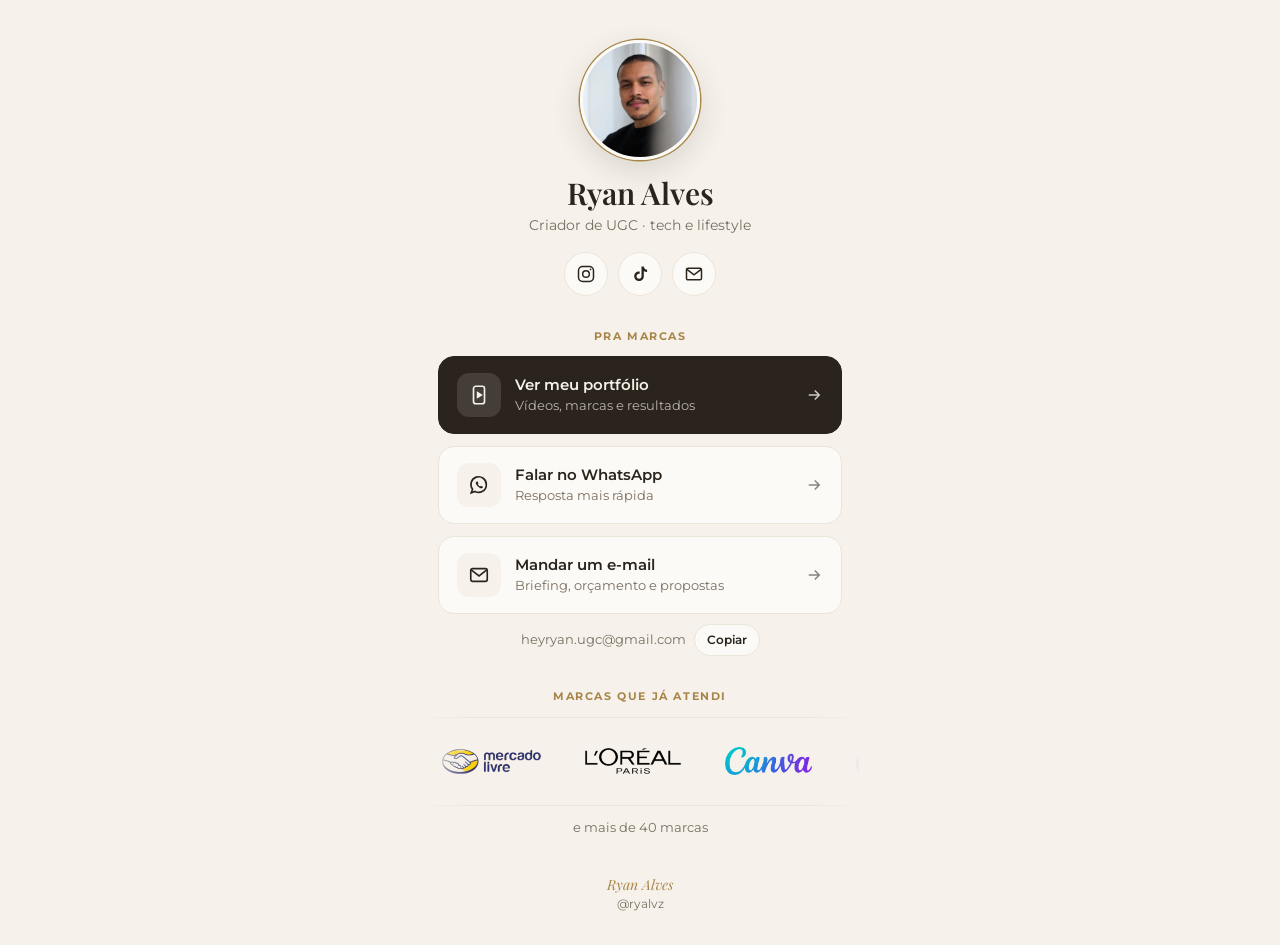
<file: bio/index.html>
<!doctype html>
<html lang="pt-BR">
<head>
<meta charset="utf-8">
<meta name="viewport" content="width=device-width, initial-scale=1, viewport-fit=cover">
<title>Ryan Alves | Links</title>
<!-- Página de links da bio do Instagram -->
<meta name="description" content="Criador de UGC de tech e lifestyle. Portfólio, e-mail e WhatsApp pra parcerias.">
<meta property="og:title" content="Ryan Alves | UGC Creator">
<meta property="og:description" content="Portfólio, e-mail e WhatsApp pra parcerias.">
<meta property="og:image" content="https://ugc.ryalvz.com.br/bio/foto.jpg">
<meta name="theme-color" content="#F6F2EB">
<link rel="icon" type="image/png" sizes="32x32" href="../favicon-32.png">
<link rel="apple-touch-icon" href="../apple-touch-icon.png">
<link rel="preconnect" href="https://fonts.googleapis.com">
<link rel="preconnect" href="https://fonts.gstatic.com" crossorigin>
<link href="https://fonts.googleapis.com/css2?family=Montserrat:wght@400;500;600;700&family=Playfair+Display:ital,wght@0,500;0,600;1,500&display=swap" rel="stylesheet">
<style>
  :root {
    --cafe: #2B241C;      /* texto e botão principal */
    --creme: #F6F2EB;     /* fundo */
    --dourado: #A8864A;   /* detalhes */
    --areia: #ECE5D9;     /* bordas e seções suaves */
    --papel: #FCFAF6;     /* cards */
    --suave: #7A6E60;     /* texto secundário */
  }
  * { box-sizing: border-box; }
  html { -webkit-text-size-adjust: 100%; }
  body { margin: 0; min-height: 100vh; background: var(--creme); color: var(--cafe); font-family: Montserrat, system-ui, sans-serif; font-size: 15px; line-height: 1.5; }
  main { max-width: 440px; margin: 0 auto; padding: 40px 18px calc(32px + env(safe-area-inset-bottom)); }
  a { color: inherit; }

  /* Topo */
  .topo { text-align: center; }
  /* Foto aproximada no rosto */
  .foto { display: block; width: 120px; height: 120px; margin: 0 auto; border-radius: 50%; overflow: hidden; border: 3px solid var(--papel); box-shadow: 0 0 0 1.5px var(--dourado), 0 10px 30px rgba(43, 36, 28, .14); }
  .foto img { display: block; width: 100%; height: 100%; object-fit: cover; object-position: 50% 25%; }
  h1 { font-family: "Playfair Display", Georgia, serif; font-weight: 600; font-size: 30px; line-height: 1.15; margin: 16px 0 4px; }
  .papel { margin: 0; color: var(--suave); font-size: 14px; }
  .redes { display: flex; justify-content: center; gap: 10px; margin-top: 16px; }
  .redes a { display: grid; place-items: center; width: 44px; height: 44px; border-radius: 50%; background: var(--papel); border: 1px solid var(--areia); transition: border-color .2s, transform .2s; }
  .redes a:hover { border-color: var(--dourado); transform: translateY(-2px); }
  .redes svg { width: 20px; height: 20px; }

  /* Botões */
  .titulo { margin: 32px 0 12px; font-size: 11px; font-weight: 700; letter-spacing: 1.6px; text-transform: uppercase; color: var(--dourado); text-align: center; }
  .links { display: grid; gap: 12px; }
  .link { display: flex; align-items: center; gap: 14px; padding: 16px 18px; border-radius: 16px; background: var(--papel); border: 1px solid var(--areia); text-decoration: none; transition: border-color .2s, transform .2s, box-shadow .2s; }
  .link:hover { border-color: var(--dourado); transform: translateY(-2px); box-shadow: 0 8px 20px rgba(43, 36, 28, .08); }
  .link:focus-visible, .redes a:focus-visible, .copiar:focus-visible { outline: 2px solid var(--dourado); outline-offset: 3px; }
  .link[hidden] { display: none; }
  .link .ic { flex: none; display: grid; place-items: center; width: 44px; height: 44px; border-radius: 12px; background: var(--creme); }
  .link .ic svg { width: 22px; height: 22px; }
  .link span { display: grid; min-width: 0; }
  .link b { font-size: 15px; font-weight: 600; }
  .link small { color: var(--suave); font-size: 12.5px; }
  .link .seta { margin-left: auto; flex: none; width: 18px; height: 18px; opacity: .55; }
  .link.principal { background: var(--cafe); border-color: var(--cafe); color: var(--creme); }
  .link.principal small { color: rgba(246, 242, 235, .7); }
  .link.principal .ic { background: rgba(246, 242, 235, .12); }
  .link.principal .seta { opacity: .8; }
  .link.destaque { border-color: var(--dourado); box-shadow: 0 0 0 1px var(--dourado) inset; }
  .link.destaque .ic { background: #F3EAD7; color: #7A6322; }
  .link .emoji { font-size: 22px; line-height: 1; }

  .email-linha { display: flex; justify-content: center; align-items: center; gap: 8px; margin-top: 10px; font-size: 13px; color: var(--suave); }
  .copiar { border: 1px solid var(--areia); background: var(--papel); color: var(--cafe); border-radius: 999px; padding: 6px 12px; font: inherit; font-size: 12px; font-weight: 600; cursor: pointer; min-height: 32px; }
  .copiar:hover { border-color: var(--dourado); }

  /* Marcas: a mesma faixa de logos do portfólio, correndo */
  .brands { margin: 0 -18px; border-top: 1px solid var(--areia); border-bottom: 1px solid var(--areia); overflow: hidden; -webkit-mask-image: linear-gradient(90deg, transparent, #000 12%, #000 88%, transparent); mask-image: linear-gradient(90deg, transparent, #000 12%, #000 88%, transparent); }
  .brands-track { display: flex; width: max-content; animation: marquee 150s linear infinite; }
  .brands-track ul { display: flex; align-items: center; list-style: none; margin: 0; padding: 22px 0; }
  .brands-track li { padding: 0 22px; }
  .brands-track img { display: block; height: calc(var(--h, 34px) * .78); width: auto; }
  .brands:hover .brands-track { animation-play-state: paused; }
  @keyframes marquee { to { transform: translateX(-50%); } }
  @media (prefers-reduced-motion: reduce) { .brands-track { animation: none; width: 100%; } .brands-track ul[aria-hidden] { display: none; } .brands-track ul { flex-wrap: wrap; justify-content: center; row-gap: 14px; } }
  .mais { text-align: center; margin: 12px 0 0; font-size: 13px; color: var(--suave); }

  footer { margin-top: 36px; text-align: center; font-size: 12px; color: var(--suave); }
  footer em { font-family: "Playfair Display", Georgia, serif; font-style: italic; color: var(--dourado); font-size: 14px; }

  @media (prefers-reduced-motion: reduce) { * { transition: none !important; } }
</style>
</head>
<body>
<main>
  <header class="topo">
    <div class="foto"><img src="foto.jpg" alt="Ryan Alves, de blusa preta" width="639" height="800"></div>
    <h1>Ryan Alves</h1>
    <p class="papel">Criador de UGC · tech e lifestyle</p>
    <nav class="redes" aria-label="Redes">
      <a href="https://instagram.com/ryalvz" target="_blank" rel="noopener" aria-label="Instagram @ryalvz">
        <svg viewBox="0 0 24 24" fill="none" stroke="currentColor" stroke-width="1.8" aria-hidden="true"><rect x="3" y="3" width="18" height="18" rx="5"/><circle cx="12" cy="12" r="4"/><circle cx="17.5" cy="6.5" r="1" fill="currentColor" stroke="none"/></svg>
      </a>
      <a href="https://www.tiktok.com/@imryanbr" target="_blank" rel="noopener" aria-label="TikTok @imryanbr">
        <svg viewBox="0 0 24 24" fill="currentColor" aria-hidden="true"><path d="M16.6 3c.3 2.2 1.6 3.7 3.9 3.9v2.6c-1.4.1-2.7-.3-3.9-1.1v6.2c0 3.4-2.5 5.9-5.8 5.9a5.7 5.7 0 0 1-5.8-5.8c0-3.5 3-6.1 6.6-5.7v2.8c-1.8-.4-3.8.8-3.8 2.9 0 1.6 1.3 2.9 3 2.9 1.9 0 3-1.3 3-3.3V3h2.8Z"/></svg>
      </a>
      <a href="mailto:heyryan.ugc@gmail.com" aria-label="E-mail">
        <svg viewBox="0 0 24 24" fill="none" stroke="currentColor" stroke-width="1.8" aria-hidden="true"><rect x="3" y="5" width="18" height="14" rx="2"/><path d="m3.5 6.5 8.5 6.5 8.5-6.5"/></svg>
      </a>
    </nav>
  </header>

  <p class="titulo">Pra marcas</p>
  <div class="links">
    <a class="link principal" href="../?utm_source=ig&amp;utm_medium=social&amp;utm_content=link_in_bio" data-clique="portfolio">
      <span class="ic"><svg viewBox="0 0 24 24" fill="none" stroke="currentColor" stroke-width="1.8" aria-hidden="true"><rect x="6" y="2.5" width="12" height="19" rx="2.5"/><path d="m10.5 9.5 4 2.5-4 2.5z" fill="currentColor"/></svg></span>
      <span><b>Ver meu portfólio</b><small>Vídeos, marcas e resultados</small></span>
      <svg class="seta" viewBox="0 0 24 24" fill="none" stroke="currentColor" stroke-width="2" aria-hidden="true"><path d="M5 12h14m-6-6 6 6-6 6"/></svg>
    </a>
    <a class="link" id="whatsapp" href="#" target="_blank" rel="noopener" data-clique="whatsapp" hidden>
      <span class="ic"><svg viewBox="0 0 24 24" fill="none" stroke="currentColor" stroke-width="1.8" aria-hidden="true"><path d="M20 11.6A8.4 8.4 0 0 1 7.6 19L3.5 20.5 5 16.6A8.4 8.4 0 1 1 20 11.6Z"/><path d="M9 8.6c.2-.4.5-.4.8-.4h.4c.2 0 .4 0 .5.4l.6 1.4c.1.2 0 .4-.1.6l-.5.6c.6 1.1 1.4 1.9 2.5 2.5l.6-.6c.2-.2.4-.2.6-.1l1.4.6c.3.1.4.3.4.5v.4c0 .4-.2.6-.5.8-.6.4-1.5.5-2.7 0a9 9 0 0 1-4.3-4.3c-.4-1.1-.3-2 .3-2.4Z" fill="currentColor" stroke="none"/></svg></span>
      <span><b>Falar no WhatsApp</b><small>Resposta mais rápida</small></span>
      <svg class="seta" viewBox="0 0 24 24" fill="none" stroke="currentColor" stroke-width="2" aria-hidden="true"><path d="M5 12h14m-6-6 6 6-6 6"/></svg>
    </a>
    <a class="link" href="mailto:heyryan.ugc@gmail.com?subject=Parceria%20com%20o%20Ryan" data-clique="email">
      <span class="ic"><svg viewBox="0 0 24 24" fill="none" stroke="currentColor" stroke-width="1.8" aria-hidden="true"><rect x="3" y="5" width="18" height="14" rx="2"/><path d="m3.5 6.5 8.5 6.5 8.5-6.5"/></svg></span>
      <span><b>Mandar um e-mail</b><small>Briefing, orçamento e propostas</small></span>
      <svg class="seta" viewBox="0 0 24 24" fill="none" stroke="currentColor" stroke-width="2" aria-hidden="true"><path d="M5 12h14m-6-6 6 6-6 6"/></svg>
    </a>
  </div>
  <div class="email-linha">heyryan.ugc@gmail.com <button class="copiar" type="button" id="copiar">Copiar</button></div>

  <!-- Aparece quando tem curso ligado no painel (Link da bio) -->
  <div id="bloco-meus-links" hidden>
    <p class="titulo">Pra quem quer criar conteúdo</p>
    <div class="links">
      <a class="link destaque" href="links/" data-clique="meus-links">
        <span class="ic"><svg viewBox="0 0 24 24" fill="none" stroke="currentColor" stroke-width="1.8" aria-hidden="true"><path d="M3 9.5 12 5l9 4.5-9 4.5z"/><path d="M7 11.5V16c0 1.2 2.2 2.5 5 2.5s5-1.3 5-2.5v-4.5"/><path d="M21 9.5V15"/></svg></span>
        <span><b>Meus links</b><small>Cursos de UGC e TikTok Shop que eu indico</small></span>
        <svg class="seta" viewBox="0 0 24 24" fill="none" stroke="currentColor" stroke-width="2" aria-hidden="true"><path d="M5 12h14m-6-6 6 6-6 6"/></svg>
      </a>
    </div>
  </div>

  <!-- Botões extras que você cria no painel (Link da bio) -->
  <div id="bloco-extras" hidden>
    <p class="titulo">Mais links</p>
    <div class="links" id="extras"></div>
  </div>

  <p class="titulo">Marcas que já atendi</p>
  <div class="brands"><div class="brands-track" id="brands-track"></div></div>
  <p class="mais">e mais de 40 marcas</p>

  <footer><em>Ryan Alves</em><br>@ryalvz</footer>
</main>
<script src="../js/banco.js?v=2"></script>
<script>
  // Número do WhatsApp só com DDI e DDD, ex.: 5511999999999. Vazio = o botão não aparece.
  const WHATSAPP = "5511913012249";
  // Mesma lista e mesmo tamanho de logo da faixa do portfólio. [nome, arquivo em logos/, largura ÷ altura da imagem]
  const BRANDS = [
  ["Mercado Livre", "mercado-livre", 4.00],
  ["L'Oréal Paris", "loreal", 3.71],
  ["Canva", "canva", 3.09],
  ["OLX", "olx", 1.90],
  ["Pantene", "pantene", 5.85],
  ["Oral-B", "oral-b", 3.71],
  ["Rexona", "rexona", 1.17],
  ["Hellmann's", "hellmanns", 1.99],
  ["Sadia", "sadia", 1.98],
  ["Mentos", "mentos", 5.71],
  ["BIC", "bic", 3.25],
  ["Omo", "omo", 1.86],
  ["Downy", "downy", 1.68],
  ["Tupperware", "tupperware", 5.78],
  ["Jean Paul Gaultier", "jean-paul-gaultier", 2.64],
  ["Veja", "veja", 1.04],
  ["Piraquê", "piraque", 1.00],
  ["Lojas Torra", "torra", 2.16],
  ["Unopar", "unopar", 3.77],
  ["Open English", "open-english", 2.58],
  ["Lalamove", "lalamove", 3.59],
  ["Panini", "panini", 4.34],
  ["Alpecin", "alpecin", 1.74],
  ["Neoenergia", "neoenergia", 1.08],
  ["Iracema", "iracema", 3.20],
  ["Coala", "coala", 2.67],
  ["Di Santinni", "di-santinni", 3.82],
  ["Matrix", "matrix", 5.16],
  ["Beautyfair", "beautyfair", 3.55],
  ["Zapay", "zapay", 3.82],
  ["Zap", "zap", 2.24],
  ["Brilhante", "brilhante", 3.80],
  ["Emma", "emma", 4.07],
  ["Skala", "skala", 3.36],
  ["Frooty", "frooty", 1.73],
  ["Ateliê", "atelie", 1.79],
  ["Picnic", "picnic", 3.02],
  ["Bagaggio", "bagaggio", 6.96],
  ["Mezul", "mezul", 5.71],
  ["Haag", "haag", 4.01],
  ["Zorba", "zorba", 2.56],
  ["Quadrix", "quadrix", 4.02],
  ["Share Living", "share-living", 2.80],
  ["Smart Gr", "smart-gr", 4.89],
  ["Seu Influencer", "seu-influencer", 1.14],
  ["Meu Anel Joias", "meu-anel", 2.11],
  ["Método Polvo", "metodo-polvo", 0.84],
  ["Passageiro de Primeira", "passageiro-de-primeira", 5.27],
  ["Mentora Virtual", "mentora-virtual", 2.93],
  ["Shopping Light", "shopping-light", 1.91]
];
  const alturaLogo = (prop) => Math.min(56, Math.max(24, Math.sqrt(4050 / prop)));
  const esc = (t) => String(t).replace(/[&<>"]/g, (c) => ({ "&": "&amp;", "<": "&lt;", ">": "&gt;", '"': "&quot;" }[c]));
  const brandList = (hidden) => `<ul${hidden ? ' aria-hidden="true"' : ""}>${BRANDS.map(([nome, arq, prop]) => { const h = alturaLogo(prop); return `<li><img src="../logos/${arq}.png" alt="${hidden ? "" : esc(nome)}" width="${Math.round(h * prop)}" height="${Math.round(h)}" style="--h:${h.toFixed(1)}px" decoding="async"></li>`; }).join("")}</ul>`;
  document.getElementById("brands-track").innerHTML = brandList(false) + brandList(true);
  const MSG = "Oi, Ryan! Vi seu link na bio e quero falar sobre uma parceria.";
  if (WHATSAPP) {
    const w = document.getElementById("whatsapp");
    w.href = "https://wa.me/" + WHATSAPP + "?text=" + encodeURIComponent(MSG);
    w.hidden = false;
  }
  // Conta o clique (o painel mostra em Link da bio). Não segura a pessoa: vai em segundo plano.
  const contarClique = (link) => {
    try {
      fetch(`${BANCO.url}/rest/v1/bio_cliques`, { method: "POST", keepalive: true,
        headers: { apikey: BANCO.chave, "Content-Type": "application/json", Prefer: "return=minimal" },
        body: JSON.stringify({ pagina: "bio", link: String(link).slice(0, 200) }) }).catch(() => {});
    } catch (_) {}
  };
  document.addEventListener("click", (e) => { const a = e.target.closest("[data-clique]"); if (a) contarClique(a.dataset.clique); });

  // O que você muda no painel: botões extras e o "Meus links"
  const SETA = '<svg class="seta" viewBox="0 0 24 24" fill="none" stroke="currentColor" stroke-width="2" aria-hidden="true"><path d="M5 12h14m-6-6 6 6-6 6"/></svg>';
  const seguro = (u) => (/^https?:\/\//i.test(u || "") ? u : "");
  bancoLer("site_conteudo", "select=chave,valor&chave=in.(bio_links,indicacoes)").then((linhas) => {
    const d = Object.fromEntries(linhas.map((l) => [l.chave, l.valor]));
    if ((d.indicacoes || []).some((x) => x.ativo !== false)) document.getElementById("bloco-meus-links").hidden = false;
    const extras = (d.bio_links || []).filter((x) => x.ativo !== false && seguro(x.url));
    if (!extras.length) return;
    document.getElementById("extras").innerHTML = extras.map((x) => `<a class="link" href="${esc(seguro(x.url))}" target="_blank" rel="noopener" data-clique="${esc(x.titulo)}">
      <span class="ic"><span class="emoji">${esc(x.emoji || "🔗")}</span></span>
      <span><b>${esc(x.titulo)}</b>${x.sub ? `<small>${esc(x.sub)}</small>` : ""}</span>${SETA}</a>`).join("");
    document.getElementById("bloco-extras").hidden = false;
  }).catch(() => {});

  document.getElementById("copiar").onclick = async (e) => {
    try { await navigator.clipboard.writeText("heyryan.ugc@gmail.com"); e.target.textContent = "Copiado!"; }
    catch (_) { e.target.textContent = "heyryan.ugc@gmail.com"; }
    setTimeout(() => { e.target.textContent = "Copiar"; }, 2000);
  };
</script>
</body>
</html>
</file>
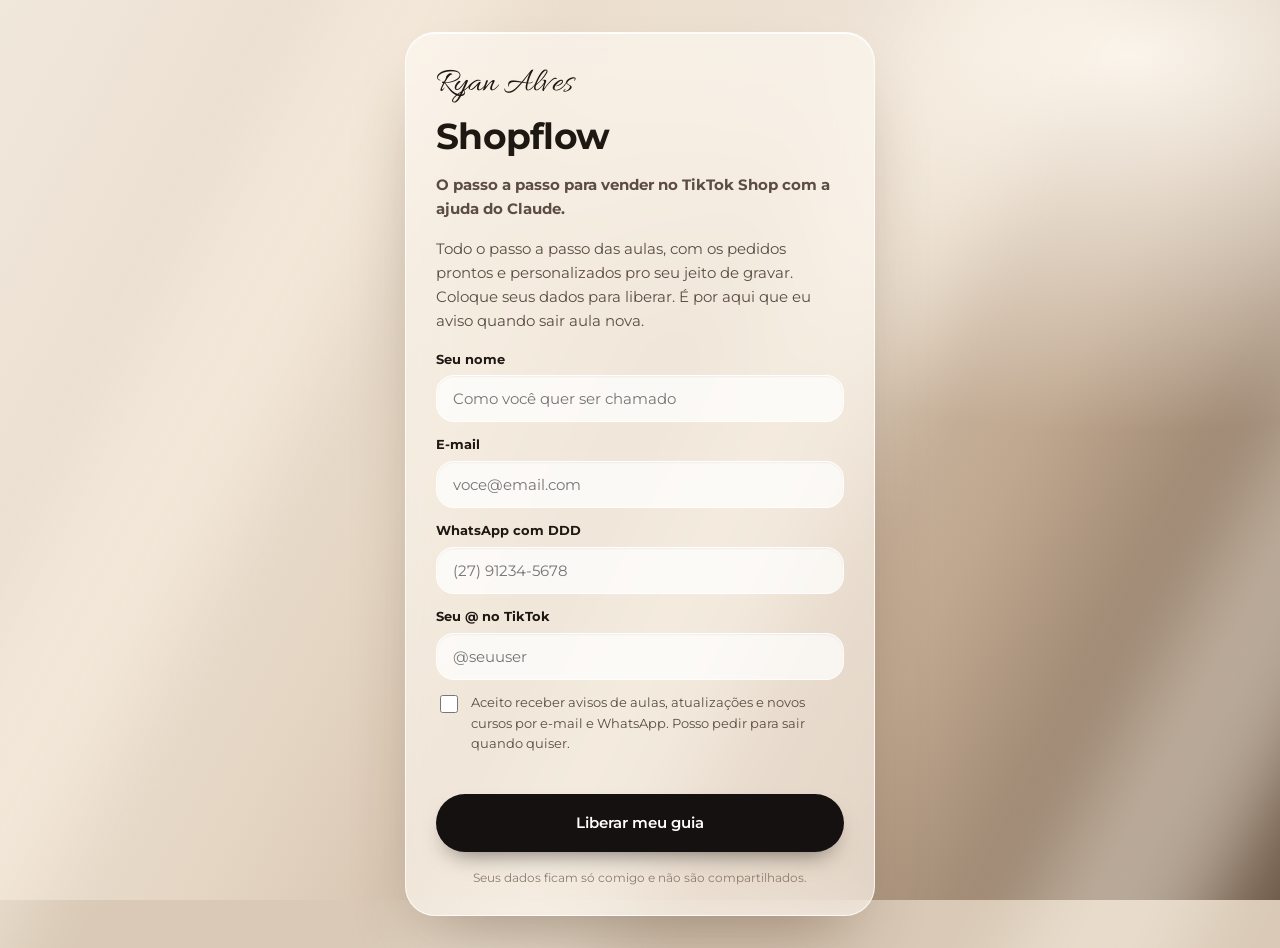
<file: guia/index.html>
<!doctype html>
<html lang="pt-BR">
<head>
<meta charset="utf-8">
<meta name="viewport" content="width=device-width,initial-scale=1,viewport-fit=cover">
<title>Shopflow · Guia</title>
<meta name="robots" content="noindex">
<link rel="preconnect" href="https://fonts.googleapis.com">
<link rel="stylesheet" href="https://fonts.googleapis.com/css2?family=Allura&family=Montserrat:wght@400;500;600;700;800&family=Space+Grotesk:wght@600;700&family=Playfair+Display:wght@700&display=swap">
<style>
/* Guia no estilo vidro: fundo areia com luz de janela, painéis de vidro fosco,
   etapas como pílulas que abrem e fecham, botão preto arredondado. Identidade: assinatura Ryan Alves em Allura. */
:root{
  --tinta:#1E1813; --tinta2:#5B4D42; --tinta3:#8C7C6E; --preto:#151110; --ouro:#A8864A;
  --vidro:rgba(255,251,246,.58); --vidro2:rgba(255,253,250,.78); --borda:rgba(255,255,255,.75); --linha:rgba(60,42,28,.12);
  --laranja:#B9542A; --verde:#4E6A39; --verde-bg:rgba(94,128,66,.16); --cinza-bg:rgba(60,42,28,.07);
  --sans:Montserrat,ui-sans-serif,system-ui,-apple-system,sans-serif; --assina:Allura,cursive;
  color-scheme:light;
}
*{box-sizing:border-box}
html,body{margin:0}
[hidden]{display:none!important}
body{min-height:100vh;color:var(--tinta);font-family:var(--sans);font-size:15px;line-height:1.6;background:#D9C9B6}
body::before{content:"";position:fixed;inset:0;z-index:-2;background:radial-gradient(90% 70% at 88% 6%,#FBF5EC 0%,rgba(251,245,236,0) 60%),linear-gradient(118deg,#F1E8DC 0%,#E5D6C4 38%,#BFA78F 72%,#6F5B4A 100%)}
body::after{content:"";position:fixed;inset:-25%;z-index:-1;pointer-events:none;filter:blur(34px);opacity:.75;
  background:repeating-linear-gradient(118deg,rgba(255,247,234,0) 0 140px,rgba(255,247,234,.55) 190px 300px,rgba(255,247,234,0) 350px 520px)}
a{color:inherit}
button{font:inherit;color:inherit}
:focus-visible{outline:2px solid var(--preto);outline-offset:3px}
.assina{font-family:var(--assina);font-size:34px;line-height:1;color:var(--tinta)}
.vidro{background:var(--vidro);-webkit-backdrop-filter:blur(22px) saturate(1.15);backdrop-filter:blur(22px) saturate(1.15);border:1px solid var(--borda);border-radius:30px;box-shadow:0 40px 70px -30px rgba(70,45,25,.45),inset 0 1px 0 rgba(255,255,255,.85)}
.marca{display:flex;align-items:center;gap:10px}
.marca .ponto{width:22px;height:22px;border-radius:50%;border:5px solid var(--ouro);background:var(--preto);flex:none}

/* ---------- botões, campos ---------- */
.btn{display:inline-flex;align-items:center;justify-content:center;gap:10px;border:0;border-radius:999px;padding:15px 26px;background:var(--preto);color:#fff;font-weight:600;font-size:15px;cursor:pointer;text-decoration:none;box-shadow:0 12px 24px -12px rgba(20,15,10,.6)}
.btn.sec{background:rgba(255,255,255,.6);color:var(--tinta);border:1px solid var(--borda);box-shadow:inset 0 1px 0 #fff}
.btn:disabled{opacity:.6;cursor:wait}
.lbl{display:block;font-size:13px;font-weight:700;color:var(--tinta);margin-bottom:6px}
.inp{width:100%;font:15px var(--sans);color:var(--tinta);background:rgba(255,255,255,.72);border:1px solid var(--borda);border-radius:18px;padding:13px 16px;outline:none;box-shadow:inset 0 1px 2px rgba(60,42,28,.06)}
.inp:focus{border-color:var(--tinta3);background:#fff}
textarea.inp{min-height:90px;resize:vertical}
.consent{display:flex;gap:10px;align-items:flex-start;font-size:13px;color:var(--tinta2);cursor:pointer}
.consent input{margin-top:3px;width:18px;height:18px;accent-color:var(--preto);flex:none}
.erro{color:var(--laranja);font-size:13px;margin:0;min-height:1.2em}
.mini{font-size:12px;color:var(--tinta3);text-align:center;margin:0}

/* ---------- cadastro ---------- */
.gate{min-height:100vh;min-height:100dvh;display:grid;place-items:center;padding-block:32px;padding-left:max(16px,env(safe-area-inset-left,0px));padding-right:max(16px,env(safe-area-inset-right,0px))}
.gate-card{width:100%;max-width:470px;padding:34px 30px 28px;display:flex;flex-direction:column;gap:16px}
.gate h1{font-size:clamp(28px,6vw,36px);font-weight:700;letter-spacing:-.02em;line-height:1.1;margin:0;text-wrap:balance}
.gate p.sub{margin:0;color:var(--tinta2)}
.gate form{display:flex;flex-direction:column;gap:12px}
.gate .btn{width:100%;padding:17px}

/* ---------- estrutura ---------- */
.app{display:grid;grid-template-columns:330px minmax(0,1fr);gap:28px;max-width:1240px;margin:0 auto;padding-block:28px;padding-left:max(20px,env(safe-area-inset-left,0px));padding-right:max(20px,env(safe-area-inset-right,0px));min-height:100vh}
.side{position:sticky;top:28px;align-self:start;max-height:calc(100vh - 56px);overflow-y:auto;padding:26px 22px;display:flex;flex-direction:column;gap:18px}
.side .titulo{font-size:15px;font-weight:700;margin-top:4px}
.side .titulo b{font-weight:700;color:var(--ouro)}
.prog{display:flex;gap:14px;align-items:center;padding:12px 16px;border-radius:22px;background:rgba(255,255,255,.55);border:1px solid var(--borda)}
.ring{width:46px;height:46px;flex:none}
.ring circle{fill:none;stroke-width:5}
.ring .bg{stroke:rgba(60,42,28,.12)} .ring .fg{stroke:var(--preto);stroke-linecap:round;transition:stroke-dashoffset .4s}
.prog strong{display:block;font-size:18px;font-variant-numeric:tabular-nums}
.prog span{font-size:12px;color:var(--tinta3);font-variant-numeric:tabular-nums}
.grupo{font-size:17px;font-weight:700;margin:10px 0 2px}
.nav{display:flex;flex-direction:column;gap:6px}
.nav a{display:flex;align-items:center;gap:12px;text-decoration:none;font-size:14px;padding:11px 16px 11px 12px;border-radius:999px;color:var(--tinta2);transition:background .2s}
.nav a .n{width:26px;height:26px;border-radius:50%;display:grid;place-items:center;flex:none;font-size:11px;font-weight:700;background:rgba(60,42,28,.08);color:var(--tinta2)}
.nav a::after{content:"→";margin-left:auto;color:var(--tinta3);font-size:15px}
.nav a:hover{background:rgba(255,255,255,.5)}
.nav a.on{background:rgba(255,255,255,.85);color:var(--tinta);font-weight:600;box-shadow:0 10px 22px -12px rgba(70,45,25,.4),inset 0 1px 0 #fff}
.nav a.feito .n{background:var(--verde);color:#fff}
.nav a.feito::after{content:"✓";color:var(--verde);font-weight:800}
.continuar{margin-top:8px}
.continuar .btn{width:100%}
.side .sair{font-size:12px;color:var(--tinta3);background:none;border:0;cursor:pointer;text-decoration:underline;padding:0;align-self:center}
.topbar{display:none}

.col{min-width:0;display:flex;flex-direction:column;gap:24px}
.hero{padding:34px 34px 30px;display:flex;flex-direction:column;gap:12px}
.selo-rz{margin:0;font-size:12px;font-weight:800;letter-spacing:.2em;text-transform:uppercase;color:var(--ouro)}
.hero h1{font-size:clamp(30px,4.2vw,48px);font-weight:700;letter-spacing:-.025em;line-height:1.06;margin:0;text-wrap:balance;max-width:20ch}
.hero p{margin:0;color:var(--tinta2);max-width:60ch;font-size:16px}
.hero .acoes{display:flex;gap:10px;flex-wrap:wrap;margin-top:8px}
.painel-etapas{padding:18px;display:flex;flex-direction:column;gap:10px}
.painel-etapas > .tit-painel{display:flex;align-items:baseline;justify-content:space-between;gap:12px;padding:10px 10px 6px}
.painel-etapas > .tit-painel h2{font-size:20px;margin:0;font-weight:700}
.painel-etapas > .tit-painel span{font-size:13px;color:var(--tinta3)}

/* ---------- etapa = pílula que abre ---------- */
section.etapa{scroll-margin-top:24px;border-radius:28px;transition:background .25s}
section.etapa.aberta{background:rgba(255,255,255,.42);border:1px solid var(--borda);box-shadow:inset 0 1px 0 rgba(255,255,255,.9)}
.cab-etapa{width:100%;display:flex;align-items:center;gap:14px;text-align:left;cursor:pointer;padding:14px 16px 14px 14px;border-radius:999px;border:1px solid var(--borda);background:rgba(255,255,255,.62);box-shadow:0 10px 24px -16px rgba(70,45,25,.45),inset 0 1px 0 #fff}
.etapa.aberta .cab-etapa{background:rgba(255,255,255,.9)}
.cab-etapa .num{width:36px;height:36px;border-radius:50%;flex:none;display:grid;place-items:center;font-weight:700;font-size:13px;background:rgba(60,42,28,.08)}
.cab-etapa .tit{flex:1;min-width:0;font-weight:600;font-size:15.5px;line-height:1.3}
.cab-etapa .tit small{display:block;font-size:11.5px;font-weight:600;color:var(--tinta3);letter-spacing:.04em}
.cab-etapa .tit em{font-style:normal}
.cab-etapa .st{flex:none;font-size:12px;font-weight:700;padding:6px 14px;border-radius:999px;background:var(--cinza-bg);color:var(--tinta3)}
.cab-etapa .st.agora{background:var(--laranja);color:#fff}
.cab-etapa .st.feito{background:var(--verde-bg);color:var(--verde)}
.etapa.feita .num{background:var(--verde);color:#fff}
.cab-etapa .seta{flex:none;width:30px;height:30px;border-radius:50%;display:grid;place-items:center;font-size:18px;transition:transform .25s}
.etapa.aberta .cab-etapa .seta{transform:rotate(90deg)}
.corpo{display:none;padding:20px 20px 24px;flex-direction:column;gap:16px}
.etapa.aberta .corpo{display:flex}
.corpo > p{margin:0;color:var(--tinta2);max-width:68ch}
h3{font-size:13px;font-weight:700;margin:6px 0 0}

.bloco{background:rgba(255,255,255,.6);border:1px solid var(--borda);border-radius:24px;padding:20px}
ol.passos{margin:0;padding:0;list-style:none;counter-reset:p;display:flex;flex-direction:column;gap:12px}
ol.passos li{counter-increment:p;display:grid;grid-template-columns:30px 1fr;gap:12px;align-items:start}
ol.passos li::before{content:counter(p);width:28px;height:28px;border-radius:50%;background:var(--preto);color:#fff;font-weight:700;font-size:12px;display:grid;place-items:center}
.links{display:flex;flex-wrap:wrap;gap:10px}

.prompt{border:1px solid var(--borda);border-radius:24px;overflow:hidden;background:rgba(255,255,255,.75)}
.prompt .hd{display:flex;justify-content:space-between;align-items:center;gap:10px;padding:10px 12px 10px 18px;border-bottom:1px solid var(--linha)}
.prompt .hd span{font-size:12.5px;font-weight:700;color:var(--tinta2)}
.prompt .hd button{font-size:13px;font-weight:600;padding:9px 18px;border-radius:999px;border:0;background:var(--preto);color:#fff;cursor:pointer}
.prompt .hd button.ok{background:var(--verde)}
.prompt pre{margin:0;padding:18px;font-family:var(--sans);font-size:13.5px;line-height:1.6;white-space:pre-wrap;word-break:break-word;max-height:300px;overflow:auto}
.pers{font-size:12px;color:var(--verde);font-weight:600}
.pers.nao{color:var(--laranja)}

.checks{list-style:none;margin:0;padding:0;display:flex;flex-direction:column;gap:8px}
.checks label{display:flex;gap:12px;align-items:center;cursor:pointer;font-size:14px;padding:10px 14px;border-radius:999px;background:rgba(255,255,255,.45);border:1px solid var(--borda)}
.checks input{appearance:none;-webkit-appearance:none;width:22px;height:22px;border-radius:50%;border:1.5px solid var(--tinta3);background:#fff;flex:none;margin:0;display:grid;place-items:center;cursor:pointer}
.checks input:checked{background:var(--verde);border-color:var(--verde)}
.checks input:checked::after{content:"✓";color:#fff;font-size:12px;font-weight:800}
.checks input:checked + span{color:var(--tinta3);text-decoration:line-through}

.passos-aula{display:flex;flex-direction:column;gap:16px}
.passo{display:grid;grid-template-columns:34px minmax(0,1fr);gap:14px;align-items:start}
.passo .pn{width:32px;height:32px;border-radius:50%;background:var(--preto);color:#fff;font-weight:700;font-size:13px;display:grid;place-items:center}
.passo .pc{min-width:0;display:flex;flex-direction:column;gap:10px}
.passo .pc > p{margin:5px 0 0}
.prompt pre .mais{display:block;margin-top:10px;color:var(--tinta3);font-style:italic}
.nota{font-size:13.5px;padding:14px 18px;border-radius:20px;background:rgba(60,42,28,.07);color:var(--tinta)}

.q{display:flex;flex-direction:column;gap:22px}
.q .item > .lbl{margin-bottom:10px}
.q .item small{display:block;font-weight:500;color:var(--tinta3);font-size:12px;margin-top:2px}
.chips{display:flex;flex-wrap:wrap;gap:8px}
.chip{border:1px solid var(--borda);background:rgba(255,255,255,.65);border-radius:999px;padding:9px 16px;font-size:13.5px;cursor:pointer;box-shadow:inset 0 1px 0 #fff}
.chip:hover{background:#fff}
.chip[aria-pressed="true"]{background:var(--preto);color:#fff;border-color:var(--preto)}
.preset{display:flex;gap:14px;align-items:center;justify-content:space-between;flex-wrap:wrap;padding:18px 20px;border-radius:24px;background:rgba(255,255,255,.55);border:1px solid var(--borda)}
.preset p{margin:0;font-size:14px;max-width:52ch}
.preset p b{font-size:16px}
.resumo{font-size:13.5px;color:var(--tinta2);padding:14px 18px;border-radius:20px;background:rgba(255,255,255,.45)}
.resumo b{color:var(--tinta)}

footer.fim{text-align:center;color:var(--tinta2);font-size:13px;display:flex;flex-direction:column;align-items:center;gap:4px;padding:10px 0 20px}
.toast{position:fixed;bottom:calc(24px + env(safe-area-inset-bottom,0px));left:50%;transform:translateX(-50%) translateY(20px);background:var(--preto);color:#fff;padding:12px 20px;border-radius:999px;font-size:13px;opacity:0;transition:.25s;pointer-events:none;z-index:50}
.toast.on{opacity:1;transform:translateX(-50%) translateY(0)}

@media (max-width:900px){
  .app{grid-template-columns:1fr;padding-block:0 28px;gap:18px}
  .side{position:fixed;inset:10px auto 10px 10px;width:min(86vw,330px);max-height:none;z-index:40;transform:translateX(-110%);transition:transform .25s;padding-top:calc(26px + env(safe-area-inset-top,0px))}
  .side.aberto{transform:none}
  .veu{position:fixed;inset:0;background:rgba(40,28,18,.3);z-index:30}
  .topbar{display:flex;position:sticky;top:0;z-index:20;justify-content:space-between;align-items:center;gap:12px;margin:0 calc(-1 * max(20px, env(safe-area-inset-left,0px))) 0;padding-block:calc(10px + env(safe-area-inset-top,0px)) 10px;padding-left:max(20px,env(safe-area-inset-left,0px));padding-right:max(20px,env(safe-area-inset-right,0px));background:rgba(245,236,224,.7);-webkit-backdrop-filter:blur(16px);backdrop-filter:blur(16px);border-bottom:1px solid var(--borda)}
  .topbar .assina{font-size:28px}
  .topbar button{border:1px solid var(--borda);background:rgba(255,255,255,.7);border-radius:999px;padding:8px 16px;font-size:13px;font-weight:600;cursor:pointer}
  .hero{padding:26px 22px}
  .painel-etapas{padding:10px;border-radius:26px}
  .corpo{padding:16px 10px 20px}
  .cab-etapa .st{display:none}
  .bloco{padding:16px}
}
@media (prefers-reduced-motion:reduce){*{transition:none!important}}
</style>
</head>
<body>

<!-- =============== CADASTRO =============== -->
<main class="gate" id="gate">
  <div class="gate-card vidro">
    <div class="assina">Ryan Alves</div>
    <h1>Shopflow</h1>
    <p class="sub"><b>O passo a passo para vender no TikTok Shop com a ajuda do Claude.</b></p>
    <p class="sub">Todo o passo a passo das aulas, com os pedidos prontos e personalizados pro seu jeito de gravar. Coloque seus dados para liberar. É por aqui que eu aviso quando sair aula nova.</p>
    <form id="cadastro" novalidate>
      <div><label class="lbl" for="nome">Seu nome</label><input class="inp" id="nome" type="text" autocomplete="name" placeholder="Como você quer ser chamado"></div>
      <div><label class="lbl" for="email">E-mail</label><input class="inp" id="email" type="email" autocomplete="email" placeholder="voce@email.com"></div>
      <div><label class="lbl" for="whats">WhatsApp com DDD</label><input class="inp" id="whats" type="tel" autocomplete="tel" inputmode="tel" placeholder="(27) 91234-5678"></div>
      <div><label class="lbl" for="tiktok">Seu @ no TikTok</label><input class="inp" id="tiktok" type="text" autocomplete="off" placeholder="@seuuser"></div>
      <label class="consent"><input id="aceite" type="checkbox"><span>Aceito receber avisos de aulas, atualizações e novos cursos por e-mail e WhatsApp. Posso pedir para sair quando quiser.</span></label>
      <p class="erro" id="erro" role="alert"></p>
      <button class="btn" id="enviar" type="submit">Liberar meu guia</button>
    </form>
    <p class="mini">Seus dados ficam só comigo e não são compartilhados.</p>
  </div>
</main>

<!-- =============== GUIA =============== -->
<div class="app" id="guia" hidden>
  <aside class="side vidro" id="side">
    <div>
      <div class="marca"><span class="ponto" aria-hidden="true"></span><span class="assina">Ryan Alves</span></div>
      <div class="titulo"><b>Shopflow</b> · o guia</div>
    </div>
    <div class="prog">
      <svg class="ring" viewBox="0 0 48 48" aria-hidden="true"><circle class="bg" cx="24" cy="24" r="20"/><circle class="fg" id="ringfg" cx="24" cy="24" r="20" transform="rotate(-90 24 24)" stroke-dasharray="125.66" stroke-dashoffset="125.66"/></svg>
      <div><strong id="pct">0%</strong><span id="cnt">0 de 0 marcados</span></div>
    </div>
    <nav class="nav" id="nav">
      <div class="grupo">Preparar</div>
      <a href="#e1"><span class="n">01</span>Como usar este guia</a>
      <a href="#e2"><span class="n">02</span>Instalar o Claude</a>
      <a href="#e3"><span class="n">03</span>O seu jeito de vender</a>
      <div class="grupo">Gravar</div>
      <a href="#e6"><span class="n">04</span>Treinar roteiros</a>
      <div class="grupo">Editar e postar</div>
      <a href="#e8"><span class="n">05</span>Edição</a>
      <a href="#e9"><span class="n">06</span>Agendar</a>
    </nav>
    <div class="continuar"><button class="btn" type="button" data-continuar>Continuar de onde parei</button></div>
    <button class="sair" id="sair" type="button">Sair deste aparelho</button>
  </aside>

  <div>
    <div class="topbar"><span class="assina">Ryan Alves</span><button type="button" id="abrirMenu">Etapas · <span id="pctTop">0%</span></button></div>
    <main class="main">
      <div class="col">

        <header class="hero vidro">
          <div class="marca"><span class="ponto" aria-hidden="true"></span><span class="assina">Ryan Alves</span></div>
          <p class="selo-rz">Shopflow</p>
          <h1>O Claude faz o trabalho pesado. Você grava e vende.</h1>
          <p>Instale o Claude e ensine ele a escrever, cortar e agendar seus vídeos do seu jeito. São 6 etapas, na ordem das aulas. Abra uma por vez. O seu painel de vendas chega no 7º dia, com um guia só dele.</p>
          <div class="acoes"><button class="btn" type="button" data-continuar>Continuar de onde parei</button><a class="btn sec" href="#e3">Responder meu perfil</a></div>
        </header>

        <div class="painel-etapas vidro">
          <div class="tit-painel"><h2>Etapas</h2><span id="cntPainel"></span></div>
        <!-- 01 -->
        <section class="etapa" id="e1" data-etapa>
          <div class="tag"><span class="e">ETAPA 01</span><span class="g">Preparar</span></div>
          <h2>Como usar <em>este guia</em></h2>
          <p>Cada etapa usa o que a anterior produziu. Siga na ordem e marque o que terminou: o progresso fica salvo neste aparelho.</p>
          <div class="bloco">
            <ol class="passos">
              <li><span><b>Responda a etapa 03 antes de copiar qualquer pedido.</b> Suas respostas entram nos textos das etapas seguintes, então cada pedido já sai com o seu número de vídeos, seu estilo e sua edição.</span></li>
              <li><span><b>Copie, cole no Claude e mande.</b> Os blocos com o botão Copiar são para colar na aba Code do Claude, do jeito que estão.</span></li>
              <li><span><b>Corrija conversando.</b> Se algo não ficou do seu jeito, fale em português normal: "mais curto", "sem esse gancho", "corta mais seco".</span></li>
            </ol>
          </div>
          <ul class="checks"><li><label><input type="checkbox" data-c="e1a"><span>Entendi como o guia funciona</span></label></li></ul>
        </section>

        <!-- 02 -->
        <section class="etapa" id="e2" data-etapa>
          <div class="tag"><span class="e">ETAPA 02</span><span class="g">Preparar</span></div>
          <h2>Instale o Claude e <em>assine o Pro</em></h2>
          <p>O Claude Code vem dentro do app do Claude, no computador, e precisa do plano Pro, o plano pago básico. O plano gratuito não tem.</p>
          <div class="links">
            <a class="btn" href="https://claude.ai/download" target="_blank" rel="noopener">Baixar o Claude</a>
            <a class="btn sec" href="https://claude.ai/pricing" target="_blank" rel="noopener">Ver o plano Pro</a>
          </div>
          <div class="bloco">
            <ol class="passos">
              <li><span>Baixe o app para Mac ou Windows, instale e entre com seu e-mail ou Google.</span></li>
              <li><span>Assine o <b>Pro</b> em Configurações, Plano.</span></li>
              <li><span>Abra a aba <b>Code</b>. É onde o Claude cria e mexe em arquivos no seu computador.</span></li>
              <li><span>Crie uma pasta chamada <b>TikTok Shop</b> em Documentos e escolha ela como pasta do projeto.</span></li>
            </ol>
          </div>
          <p class="nota"><b>Normal:</b> o Claude pede permissão antes de mexer em arquivos ou abrir sites. É a segurança da sua conta. Leia e aprove.</p>
          <ul class="checks">
            <li><label><input type="checkbox" data-c="e2a"><span>Instalei o app e fiz login</span></label></li>
            <li><label><input type="checkbox" data-c="e2b"><span>Assinei o Pro</span></label></li>
            <li><label><input type="checkbox" data-c="e2c"><span>Abri a aba Code na pasta TikTok Shop</span></label></li>
          </ul>
        </section>

        <!-- 03 -->
        <section class="etapa" id="e3" data-etapa>
          <div class="tag"><span class="e">ETAPA 03</span><span class="g">Preparar</span></div>
          <h2>O seu jeito <em>de vender</em></h2>
          <p>Responda uma vez. Tudo que você escolher aqui entra automaticamente nos pedidos das próximas etapas.</p>
          <div class="preset">
            <p><b>Não sabe por onde começar?</b><br>Use o meu método: 15 vídeos por dia, direto ao ponto, 3 benefícios e só cortes secos. Depois você ajusta.</p>
            <button class="btn" type="button" id="usarRyan">Usar o estilo do Ryan</button>
          </div>
          <div class="bloco q" id="quiz"></div>
          <div class="resumo" id="resumo"></div>
          <ul class="checks"><li><label><input type="checkbox" data-c="e3a"><span>Respondi e conferi o resumo</span></label></li></ul>
        </section>

        <!-- 06 -->
        <section class="etapa" id="e6" data-etapa>
          <div class="tag"><span class="e">ETAPA 04</span><span class="g">Gravar</span></div>
          <h2>Ensine o Claude a escrever seus roteiros</h2>
          <p>Você ensina uma vez. Depois é só mandar o nome do produto. O texto já vai com as suas respostas da etapa 03.</p>
          <div class="passos-aula"><div class="passo"><span class="pn">1</span><div class="pc"><p><b>Aperte Copiar</b>, vá na aba <b>Code</b> do Claude, clique na caixa de mensagem, cole (<b>Cmd + V</b> no Mac, <b>Ctrl + V</b> no Windows) e aperte <b>Enter</b>.</p><div class="prompt"><div class="hd"><span>Skill de roteiro + treino</span><button type="button" data-copiar="pInstRoteiro">Copiar</button></div><pre id="pInstRoteiro"></pre></div></div></div><div class="passo"><span class="pn">2</span><div class="pc"><p>O Claude vai pedir seus vídeos que venderam. <b>Cole o link</b> de 3 a 5 vídeos do seu TikTok. Não tem? Responda "não tenho" e ele segue.</p></div></div><div class="passo"><span class="pn">3</span><div class="pc"><p><b>No dia a dia</b>, mande só:</p><div class="prompt"><div class="hd"><span>Pedido do dia a dia</span><button type="button" data-copiar="pDiaRoteiro">Copiar</button></div><pre id="pDiaRoteiro"></pre></div></div></div></div>
          
          <ul class="checks"><li><label><input type="checkbox" data-c="e6a"><span>Treinei minha skill de roteiro</span></label></li><li><label><input type="checkbox" data-c="e6b"><span>Gravei um vídeo com roteiro do Claude</span></label></li></ul>
        </section>

        <!-- 08 -->
        <section class="etapa" id="e8" data-etapa>
          <div class="tag"><span class="e">ETAPA 05</span><span class="g">Editar</span></div>
          <h2>Deixe o Claude cortar seus vídeos</h2>
          <p>O Claude corta seco, sem respiro, deixa só a sua última tomada de cada fala, junta gancho, corpo e CTA, põe a headline do gancho fora do rosto e coloca o vídeo pronto direto na sua fila de postagem.</p>
          <div class="passos-aula"><div class="passo"><span class="pn">1</span><div class="pc"><p><b>Junte os brutos.</b> Crie uma pasta com a data (ex.: <i>Documentos/Shopflow/brutos/2026-11-20</i>) e coloque nela os vídeos do celular.</p></div></div><div class="passo"><span class="pn">2</span><div class="pc"><p><b>Abra essa pasta no Claude.</b> Na aba Code, clique no nome da pasta em cima da caixa de mensagem e escolha a pasta dos brutos.</p></div></div><div class="passo"><span class="pn">3</span><div class="pc"><p><b>Aperte Copiar</b>, vá na aba <b>Code</b> do Claude, clique na caixa de mensagem, cole (<b>Cmd + V</b> no Mac, <b>Ctrl + V</b> no Windows) e aperte <b>Enter</b>.</p><div class="prompt"><div class="hd"><span>Skill de edição + pedido</span><button type="button" data-copiar="pInstEditar">Copiar</button></div><pre id="pInstEditar"></pre></div></div></div><div class="passo"><span class="pn">4</span><div class="pc"><p><b>Confira a tabela</b> que o Claude mostrar (gancho, corpo, CTA e headline de cada vídeo) e responda <i>"pode montar"</i>.</p></div></div><div class="passo"><span class="pn">5</span><div class="pc"><p><b>Assista o primeiro vídeo</b> e responda: "ficou bom", "corta mais seco" ou "ficou picotado". Ele faz o resto igual.</p></div></div><div class="passo"><span class="pn">6</span><div class="pc"><p>Os vídeos prontos vão para <b>Documentos/Shopflow/Para postar</b>. Nos próximos dias, abra a pasta nova de brutos e mande só:</p><div class="prompt"><div class="hd"><span>Pedido do dia a dia</span><button type="button" data-copiar="pDiaEditar">Copiar</button></div><pre id="pDiaEditar"></pre></div></div></div></div>
          <p class="nota"><b>Primeira vez:</b> o Claude vai pedir para instalar 2 programas gratuitos: o <b>ffmpeg</b> (corta o vídeo) e o <b>whisper</b> (escuta e escreve o que você falou, para achar fala repetida). Pode aceitar. O whisper baixa uns 500 MB uma vez só.</p>
          <ul class="checks"><li><label><input type="checkbox" data-c="e8a"><span>Editei minha primeira pasta</span></label></li><li><label><input type="checkbox" data-c="e8b"><span>Aprovei o jeito da edição</span></label></li></ul>
        </section>

        <!-- 09 -->
        <section class="etapa" id="e9" data-etapa>
          <div class="tag"><span class="e">ETAPA 06</span><span class="g">Postar</span></div>
          <h2>Agende seus vídeos em fila</h2>
          <p>Grave 5 ou 50 vídeos: eles entram numa fila e o Claude agenda na sequência, dia após dia, sem repetir. Nada vai ao ar sem o seu sim.</p>
          <div class="passos-aula"><div class="passo"><span class="pn">1</span><div class="pc"><p><b>A fila é a pasta Documentos/Shopflow/Para postar.</b> Os vídeos editados pelo Claude já caem lá. Editou por fora? Arraste o vídeo para essa pasta.</p></div></div><div class="passo"><span class="pn">2</span><div class="pc"><p><b>Entre no TikTok Studio</b> pelo navegador. O login é sempre você quem faz.</p><div class="links"><a class="btn sec" href="https://www.tiktok.com/tiktokstudio" target="_blank" rel="noopener">Abrir o TikTok Studio</a></div></div></div><div class="passo"><span class="pn">3</span><div class="pc"><p><b>Aperte Copiar</b>, vá na aba <b>Code</b> do Claude, clique na caixa de mensagem, cole (<b>Cmd + V</b> no Mac, <b>Ctrl + V</b> no Windows) e aperte <b>Enter</b>.</p><div class="prompt"><div class="hd"><span>Skill de agendar + pedido</span><button type="button" data-copiar="pInstAgendar">Copiar</button></div><pre id="pInstAgendar"></pre></div></div></div><div class="passo"><span class="pn">4</span><div class="pc"><p><b>Confira a tabela</b> que o Claude mostrar, dia por dia (vídeo, produto, horário, legenda), e responda <i>"pode agendar"</i>.</p></div></div><div class="passo"><span class="pn">5</span><div class="pc"><p><b>Sempre que tiver vídeo novo na fila</b>, mande só:</p><div class="prompt"><div class="hd"><span>Pedido do dia a dia</span><button type="button" data-copiar="pDiaAgendar">Copiar</button></div><pre id="pDiaAgendar"></pre></div></div></div></div>
          <p class="nota">O TikTok deixa agendar até <b>10 dias</b> à frente. Se a fila for maior, o Claude agenda até lá e o resto espera a próxima vez. <b>Nunca</b> passe sua senha para o Claude.</p>
          <ul class="checks"><li><label><input type="checkbox" data-c="e9a"><span>Agendei meus primeiros vídeos</span></label></li><li><label><input type="checkbox" data-c="e9b"><span>Conferi a fila em TikTok Studio &gt; Publicações &gt; Programadas</span></label></li></ul>
        </section>

        </div>
        <footer class="fim"><span class="assina">Ryan Alves</span><span>Shopflow · Dúvida em alguma etapa? Volte na aula dela.</span></footer>
      </div>
    </main>
  </div>
</div>
<div class="veu" id="veu" hidden></div>
<div class="toast" id="toast"></div>

<script>
/* ====== CONFIGURAÇÃO DO GOOGLE FORMS ======
   FORM_URL: link do formulário trocando "/viewform" por "/formResponse".
   ENTRY_*: os códigos "entry.123456" de cada pergunta. Vazio = não salva (modo teste). */
/* Skills completas do curso (o botão Copiar leva o texto inteiro) */
var SKILLS = {"agendar-tiktok-shop": "---\nname: agendar-tiktok-shop\ndescription: Agenda os vídeos editados de TikTok Shop do aluno no TikTok Studio pelo navegador, no fluxo do Ryan (curso Shopflow): fila da pasta \"Para postar\", dia após dia, com legenda, produto da vitrine (\"Compre aqui\") e horário, e marca cada vídeo no painel. Use quando o aluno pedir para agendar, programar ou subir vídeos de TikTok Shop.\n---\n\n# Agendar vídeos de TikTok Shop (fluxo do Ryan)\n\nPortuguês simples, frases curtas. Legenda SEM emoji e sem travessão. Nunca publicar na hora: só **Programar**. Nada vai ao ar sem o \"sim\" do aluno.\n\n## As pastas (crie na primeira vez)\n\nEm `Documentos/Shopflow/` no computador do aluno, cada pasta com um significado só:\n- `Para postar/` = pronto, falta agendar (a skill de edição já salva aqui; vídeo editado por fora, o aluno arrasta para cá).\n- `Agendados/AAAA-MM-DD/` = agendado, ainda não foi ao ar.\n- `Postados/AAAA-MM-DD/` = já foi ao ar.\n- `agenda.csv` = o registro de tudo que você agendou (o painel lê isso no 7º dia). Uma linha por vídeo: `data;hora;produto;bloco;arquivo` (ex.: `2026-11-22;12:00;Garrafa térmica 1L com display de temperatura;principal;Garrafa Termica 3.mp4`). Crie com essa primeira linha de cabeçalho se não existir. Só acrescente linhas, nunca apague.\n\n**Passo 0, toda vez:** mova de `Agendados/` para `Postados/` toda pasta de dia anterior a hoje, sem sobrescrever nada (se a pasta já existir em `Postados`, mova os arquivos para dentro dela). Diga em uma linha o que moveu. Fora isso, nunca mexa em `Agendados` nem `Postados` (nada de apagar ou renomear).\n\nNome do arquivo = produto e número (`Garrafa Termica 3.mp4`). Se o nome não disser o produto, pergunte.\nLegenda pronta: se ao lado do vídeo existir um `.txt` com o MESMO nome, use o texto dele (conferindo emoji, travessão e hashtags) e mova o `.txt` junto com o vídeo.\n\n## Passo 1. Montar a fila e pedir o ok (obrigatório)\n\n1. Liste os vídeos de `Para postar` (nome, duração, tamanho), do mais antigo para o mais novo. Essa é a fila.\n2. **Como escolher os produtos.** Se o aluno colou junto com o pedido o texto \"Sugestão do dia do meu painel\", use a opção A direto. Senão, se ele já tem o painel (existe `meu-painel.txt` ou ele fala do painel), pergunte UMA vez: \"Como você quer montar o dia? **A)** seguir a Sugestão do dia do painel (aperte **Copiar pro Claude** na aba Vídeos ou no Plano da tela Hoje e cole aqui), **B)** você me diz os produtos, ou **C)** eu monto sozinho.\" Se o aluno já disse no pedido quais produtos quer, use a opção B direto. Sem painel ainda (antes do 7º dia), pergunte só: \"**B)** você me diz os produtos ou **C)** eu monto sozinho com os vídeos da pasta?\"\n   - **A) Sugestão do painel:** o número de \"Vídeos por dia\" do texto é a meta (atualize \"Minhas escolhas\" se mudou). Encaixe cada vídeo da fila no produto da sugestão com o mesmo nome (o nome do arquivo é curto: compare pelo começo e pelas palavras principais; na dúvida, pergunte). Respeite quantos vídeos cada produto tem na sugestão. Produto da sugestão sem vídeo editado: liste em \"falta editar\". Vídeo da fila que não está na sugestão: fica na fila para outro dia, a não ser que o aluno peça para usar. Sobrou vídeo para mais de um dia: a mesma sugestão vale para os dias seguintes, até o aluno colar uma nova.\n   - **B) O aluno diz os produtos:** siga exatamente o que ele disser (ex.: \"2 da garrafa e 1 do sérum por dia\"). O que ele não citar fica na fila.\n   - **C) Eu monto:** **vídeos por dia** = \"Minhas escolhas\" (na primeira vez pergunte: padrão do Ryan 15, começando 3 a 5). **Divisão (padrão do Ryan):** 40% produtos principais (os que mais dão comissão), 40% produtos que já venderam mas não são campeões, 20% testes (produto novo, amostra, ângulo novo; `teste` no nome do arquivo). Sem painel, o Claude não sabe o que vende: pergunte quais são os produtos que mais vendem (principais) e quais já venderam; o resto vira teste. Sem vendas ainda: todos de teste. Faltou vídeo para um bloco? Avise quantos faltam em vez de completar com outro.\n3. **Bloco de cada vídeo:** na opção A, o da sugestão (Principais = `principal`, Com vendas = `com_vendas`, Testes = `teste`); na B e na C, o que você decidiu. Ele vai para a tabela, para o painel e para o `agenda.csv`.\n4. **Primeiro dia livre:** olhe `Agendados/` e o `agenda.csv`. Comece hoje (só horários a partir de agora + 30 min). Dia cheio, vá para o seguinte. Distribua em sequência: 50 vídeos com meta 15 = 15 + 15 + 15 + 5.\n5. **Até 10 dias à frente** (limite do TikTok). O que passar disso fica na fila para a próxima vez.\n6. Para cada vídeo, proponha:\n   - **Dia e horário:** espalhados das 8h às 23h, intervalo parecido entre eles, alternando os blocos (não colocar todos os principais seguidos), sem bater com horário já agendado.\n   - **Legenda:** uma frase curta tirada do gancho do próprio vídeo (transcreva se precisar) + **no máximo 5 hashtags** (o TikTok só aceita 5): as da campanha do TikTok Shop do momento (ex.: Black Friday, 12.12) entram sempre, o resto do produto + `#viraltiktokshop`. Sem emoji, sem preço, sem \"R$\", sem promessa.\n   - **Produto da vitrine:** o nome que vai buscar.\n   - **Bloco:** principal, com vendas ou teste.\n7. Mostre uma tabela por dia: vídeo | bloco | horário | produto | legenda. No fim: \"Ficam X vídeos na fila para a próxima vez.\" Pergunte: **\"Posso agendar assim?\"** Sem o sim, não agenda nada.\n\n## Passo 2. Agendar cada vídeo (um de cada vez)\n\nUse o navegador do Claude (ou o Claude no Chrome, se o aluno preferir).\n1. Abra `https://www.tiktok.com/tiktokstudio/upload`. Tela de login? PARE e diga: \"Entre na sua conta do TikTok nesta janela e me avise.\" **Nunca digite e-mail, senha ou código.** Antes do primeiro vídeo, confira no menu do perfil que é a conta certa (o @ do aluno).\n2. Aviso \"Um vídeo que você estava editando não foi salvo\": clique em Descartar.\n3. **Subir o arquivo:** ache o campo de arquivo (`input type=file`) e envie o vídeo. Se a ferramenta só aceitar até 10 MB por vez e o vídeo for maior: divida em partes de 9 MB, crie um campo temporário na página, suba as partes, junte num único arquivo `.mp4` na página e coloque no campo do TikTok disparando o evento `change`. Espere aparecer \"Enviado\".\n4. **Descrição:** o campo começa com o nome do arquivo. Selecione tudo, apague e digite a legenda. Depois de cada hashtag, se abrir a lista de sugestões, aperte Esc ou espaço para não escolher outra sem querer. Leia o campo no fim para conferir.\n5. **Produto:** em \"Adicionar link\", Adicionar, tipo \"Produtos\", Avançar. Busque pelo nome. Mais de um parecido? PARE e pergunte qual (mostre nome, ID e preço). Marque, Avançar. No campo \"Nome do produto\" (o texto da sacolinha do vídeo) apague e escreva **Compre aqui**. Confirme e confira que o produto aparece em \"Adicionar link\".\n6. **Programar:** em \"Quando publicar\", marque Programar, ajuste dia e hora (fuso do Brasil) e leia de volta o que ficou.\n7. Confira tudo (descrição, produto, dia, hora) e clique em **Agendar**. Nunca clique em \"Publicar\". Espere a confirmação.\n8. **Marque no painel** (se o aluno tem): o vídeo como `agendado` no dia e hora certos, com o produto e o bloco (veja \"Marcar vídeos no painel\" na skill `painel-tiktok-shop`).\n9. Mova o vídeo (e o `.txt`, se houver) para `Agendados/AAAA-MM-DD/`.\n10. Acrescente a linha do vídeo em `Documentos/Shopflow/agenda.csv`, com o nome do produto exatamente como aparece na vitrine do TikTok (o mesmo do passo de produto) e o bloco. Tem o painel ou não, sempre registre.\n\nDeu errado no meio (upload travou, produto não achado, horário recusado)? Descarte esse vídeo no TikTok, não marque no painel, avise e siga para o próximo só se o aluno quiser.\n\n## Passo 3. Relatório\n\nTabela final: vídeo, dia, hora, produto, status (agendado ou o motivo da falha), e quantos ficaram na fila. Lembre que dá para conferir em TikTok Studio > Publicações > Programadas e no painel, aba Vídeos.\n\n## Regras\n\n- Nunca publicar na hora. Só Programar.\n- Nunca digitar senha, código ou dado de pagamento.\n- Nunca apagar vídeo do TikTok nem da pasta do aluno.\n\n## Minhas escolhas\n\n(vazio: vídeos por dia, horários e hashtags de cada produto, preenchidos no primeiro uso)", "editar-tiktok-shop": "---\nname: editar-tiktok-shop\ndescription: Edita os vídeos brutos de TikTok Shop do aluno no fluxo do Ryan (curso Shopflow): só cortes secos, sem respiro, só a última tomada de cada fala, ganchos/corpos/CTAs combinados com nexo, demo por cima da fala ou inteira, headline do gancho na letra do TikTok dentro da área segura e fora do rosto, entrega na fila Para postar. Use quando o aluno mandar uma pasta de brutos para editar ou pedir para cortar vídeos de TikTok Shop.\n---\n\n# Editar vídeos de TikTok Shop (fluxo do Ryan)\n\nFale português simples com o aluno, frases curtas, um passo por vez. Nunca use termo técnico sem explicar.\nA ferramenta é o `shopflow.py`, nesta mesma pasta (`~/.claude/skills/editar-tiktok-shop/shopflow.py`). No Windows, troque `python3` por `python`.\n\n## Instalar (só na primeira vez; peça o sim antes de cada item)\n\n1. **ffmpeg** (corta o vídeo). Teste `ffmpeg -version`. Mac: `brew install ffmpeg` (sem Homebrew, explique e peça para instalar). Windows: `winget install ffmpeg`.\n2. **whisper.cpp** (escuta o vídeo e escreve a fala com o tempo de cada palavra). Mac: `brew install whisper-cpp` (comando `whisper-cli`). Windows: baixe o `whisper-bin-x64.zip` da página de releases do github.com/ggml-org/whisper.cpp, descompacte em `~/.claude/skills/editar-tiktok-shop/whisper/` e use `SHOPFLOW_WHISPER` com o caminho do `whisper-cli.exe`.\n3. **Modelo** `ggml-small.bin` (uns 480 MB, baixa uma vez): de huggingface.co/ggerganov/whisper.cpp para `~/.claude/skills/editar-tiktok-shop/modelos/ggml-small.bin`.\n4. **Python** com os pacotes: `python3 -m pip install --user pillow numpy \"opencv-python-headless<5\"` (a versão 5 do OpenCV não tem o detector de rosto).\n5. **Fonte da headline:** TikTok Sans, gratuita no Google Fonts (fonts.google.com/specimen/TikTok+Sans). Salve o arquivo da fonte em `~/.claude/skills/editar-tiktok-shop/fontes/`. Se não conseguir, use Montserrat ExtraBold.\n\nDiga ao aluno: \"Preciso instalar 4 programas gratuitos de vídeo. O maior baixa uns 500 MB uma vez só. Posso?\"\n\n## O que nunca pode sair no vídeo\n\n- **Fala repetida.** Falou a mesma ideia duas vezes = errou e refez: fica **só a última tomada inteira**. A anterior sai toda, inclusive largadas falsas (\"Essa é a menor luz.\" antes de \"Essa é a menor luz do mercado\").\n- **Frase ou palavra cortada pela metade.** Todo pedaço termina no fim da palavra e da frase. Se uma frase não dá para aproveitar inteira, ela sai toda.\n- **Respiro ou silêncio.** Nenhuma pausa nem puxada de ar entre as falas. Todo vídeo começa com fala, nunca com barulho.\n- **Dois ganchos no mesmo vídeo.** Take curto \"gancho + CTA\" (\"Comprar luz é caro… tá saindo na sacolinha laranja\") é gancho. No fim de um vídeo só entra a parte do CTA (a partir do \"Agora…\"), ou um CTA puro.\n- **Take sem fala.** Demonstração não entra como bloco solto. Entra **por cima da fala** (vídeo da demo, áudio da fala segue), onde combina com o que ele diz. Exceção: quando a imagem é o ponto (luz acendendo, \"Alexa, desligar sala\"), o trecho fica inteiro com o som original.\n- **Conversa de fundo**, falar com pet ou com outra pessoa.\n- **Produtos diferentes, ou cores diferentes do mesmo produto, no mesmo vídeo.**\n- **Valor exato falado ou escrito** (\"39,90\") e **\"R$\" escrito** em qualquer lugar. Faixa de preço falada pode (\"menos de 40 reais\").\n- **Headline em cima do rosto, fora da área segura, com erro ou com promessa.**\n- **Movimento depois do CTA.** O vídeo acaba no fim da palavra (\"carrinho laranja\") e pronto.\n\n## Passo a passo\n\nA pasta dos brutos é a que o aluno abriu no Claude (ex.: `Documentos/Shopflow/brutos/2026-11-20`). Chame de `PASTA`.\n\n1. **Proteja os brutos.** Nunca altere nem apague os originais. Tudo de trabalho vai para `PASTA/_edicao` (a ferramenta cria).\n2. **Transcreva:** `python3 shopflow.py preparar \"PASTA\"`. Avise que demora uns minutos por vídeo.\n3. **Classifique cada bruto** lendo `python3 shopflow.py fala \"PASTA\" CLIP` e `python3 shopflow.py lit \"PASTA\" CLIP` (o `lit` mostra gaguejadas que o normal esconde): vídeo completo, só ganchos, só corpos, só CTAs, gancho + CTA curto, demo. Pergunte o produto se não der para saber.\n4. **Tabela para o aluno aprovar antes de montar.** Uma linha por vídeo: gancho / corpo / CTA (a fala de cada parte) + a headline proposta. Combinações com nexo: o gancho prepara o assunto do corpo, o CTA fecha o que o corpo falou. Nunca repetir gancho entre vídeos. Se houver blocos de benefícios, 3 por vídeo numa combinação única. Pergunte: \"Posso montar assim?\"\n5. **Plano pedaço a pedaço.** Para cada trecho escolhido, rode `python3 shopflow.py pedlit \"PASTA\" CLIP a b`: ele quebra nos pedaços de voz e transcreve cada um. Monte o `PASTA/_edicao/plano.json` só com os pedaços certos, marcados `\"exato\"`: tire largadas falsas, repetições (fica a última) e pedaços vazios (respiro). Apare o respiro das bordas de cada pedaço. Demos ficam inteiras.\n6. **Monte:** `python3 shopflow.py render \"PASTA\" \"PASTA/_edicao/plano.json\"`. Os vídeos saem direto em `Documentos/Shopflow/Para postar/`.\n7. **Confira cada vídeo antes de mostrar:** `python3 shopflow.py confere \"PASTA\" \"<nome>\"` e olhe as duas imagens que ele gera. Tem que estar tudo certo:\n   - a fala corrida faz sentido do começo ao fim, sem ideia dita duas vezes;\n   - nenhum silêncio maior que 0,2 s fora das demos;\n   - a voz entra em até 0,1 s;\n   - os últimos 3 s terminam na frase completa, sem movimento depois;\n   - a headline aparece durante todo o gancho e não cobre o rosto.\n   Errou algo? Ajuste o plano e monte de novo.\n8. **Mostre o primeiro vídeo antes de fazer o resto.** \"Ficou bom? Quer o corte mais seco ou mais solto? A headline ficou boa?\" Ajuste e faça os outros igual.\n9. **Entrega.** Nome = produto + número, sem acento estranho e sem emoji (ex.: `Garrafa Termica 3.mp4`). Produto novo, amostra ou ângulo novo: `teste` no nome (`Garrafa Termica teste 1.mp4`). Não repita número: olhe `Para postar`, `Agendados` e `Postados`, que também mostram o que já saiu de cada produto (não repita gancho nem headline). No fim, mostre a lista: arquivo → produto → gancho.\n\n## O plano (`plano.json`)\n\n```json\n{\n  \"Garrafa Termica teste 1\": {\n    \"headline\": {\"texto\": \"Gelada por 24 horas?\\nEu testei\", \"y\": \"auto\", \"ate\": 6},\n    \"trechos\": [\n      [\"IMG_0101\", 0.72, 3.75, \"exato\"],\n      [\"IMG_0102\", 12.10, 18.40, \"exato\"],\n      [\"IMG_0103\", 2.00, 5.30, \"exato\"]\n    ],\n    \"cobrir\": [[\"IMG_0102\", 14.0, \"IMG_0104\", 3.2, 1.5]]\n  }\n}\n```\n\n- `trechos`: `[vídeo, início, fim, modo]` na ordem em que entram. Modo `\"exato\"` = pedaço já escolhido (o normal). `\"inteiro\"` = gancho sem corte interno. `\"mudo\"` = demo com som baixo. `\"rot\"` = vídeo deitado, gira.\n- `cobrir`: `[vídeo da fala, segundo da fala, vídeo da demo, início da demo, duração]` = demo por cima da fala. Escolha 1 a 1,5 s sem mão borrada na frente.\n- `headline`: só durante o gancho (`ate` = 5 a 10 s). `\"y\": \"auto\"` acha o rosto e põe o texto na área segura sem cobrir.\n\n## Headline\n\n- É a versão escrita do gancho falado (curiosidade ou oferta). O aluno aprova na tabela.\n- Sem promessa: nada de resultado garantido (\"acaba com a foliculite\"), medo (\"destrói sua pele\"), dado inventado (\"esgota toda semana\") nem comparação de preço. Experiência própria pode (\"acabou com a MINHA foliculite\"). Sem valor, sem \"R$\".\n- Visual (a ferramenta faz sozinha): letra do TikTok, 68 px, branca, contorno preto arredondado, sombra leve, até 2 linhas, centralizada.\n- **Área segura (vídeo 1080x1920):** o texto inteiro entre y 300 e 1140, x 62 a 1020. Abaixo de 1140 ficam a legenda e os botões.\n\n## O que o aluno pode pedir (anote em \"Minhas preferências\")\n\n- \"Corta mais seco\" / \"ficou picotado\": ajuste os pedaços do plano (menos ou mais folga no fim das frases).\n- \"Sem headline\": tire `headline` do plano.\n- Aprovou um jeito? Escreva na seção abaixo (edite este arquivo) e use sempre.\n\n## Regras\n\n- Nunca apague os brutos. Nunca guarde nada em pasta temporária do sistema (o computador apaga).\n- Nunca poste nada: editar é só editar.\n- Vídeo sem áudio ou cortado no meio: avise em vez de editar.\n\n## Minhas preferências\n\n(vazio: será preenchido quando o aluno aprovar a primeira edição)", "roteiro-tiktok-shop": "---\nname: roteiro-tiktok-shop\ndescription: Escreve ganchos e roteiros de vídeo de TikTok Shop no jeito do aluno, e aprende esse jeito no primeiro uso. Use quando o aluno pedir roteiro, gancho, ideia de vídeo, ou quiser modelar a copy de um vídeo de referência.\n---\n\n# Roteiro TikTok Shop\n\nO aluno é iniciante. Português simples. Entregue pronto para ler na frente da câmera.\n\n## Primeiro uso: treinar\n\nSe a seção \"Meu jeito\" abaixo ainda estiver vazia, treine antes de escrever:\n\n1. Peça ao aluno 3 a 5 vídeos dele que venderam (link do TikTok ou o texto falado). Se ele não tiver, siga só com as respostas do passo 2.\n2. Pergunte, um de cada vez, com opções para ele escolher:\n   - Estilo: direto ao ponto / explicativo / review sincero / POV e rotina\n   - Duração: 15 s / 20 a 25 s / 30 s / 45 s\n   - Benefícios por vídeo: 2 / 3 / 4 / 5\n   - Gancho preferido: pergunta / dor do cliente / resultado primeiro / \"olha isso que eu achei\"\n   - Nicho\n3. Escreva o que aprendeu na seção \"Meu jeito\" deste arquivo (edite este SKILL.md): como ele começa, palavras que ele usa, ritmo, como chama pro carrinho.\n4. Diga: \"Pronto, aprendi seu jeito. Agora é só me mandar o produto.\"\n\nSe o aluno colar um texto do guia do curso com as escolhas dele, use essas respostas e pule as perguntas.\n\n## Escrever um roteiro\n\nEntrada: nome do produto (e, se tiver, link, preço, o que ele resolve).\n\nEntregue sempre:\n- **3 ganchos** diferentes, cada um com no máximo 2 segundos de fala.\n- **1 roteiro** completo, uma frase por linha.\n\nRegras do roteiro:\n- Tamanho: duração em segundos x 3 = número de palavras (30 s = cerca de 90 palavras).\n- Gancho no primeiro segundo, produto aparecendo logo.\n- Benefícios do jeito que o cliente fala, não da ficha técnica. Número de benefícios = o de \"Meu jeito\".\n- Responda a dúvida que trava a compra (\"vale o preço?\", \"funciona pra mim?\") mostrando, não com adjetivo.\n- Feche mandando para o carrinho laranja. A última palavra do vídeo é o CTA (\"...no carrinho laranja\").\n- Marque entre colchetes onde entra a demo por cima da fala: [mostrar a luz acendendo].\n- Proibido: promessa de cura ou resultado garantido (\"acaba com a foliculite\"), medo (\"destrói sua pele\"), dado inventado (\"esgota toda semana\", \"caiu de preço\"), comparação de preço (\"preço de um lanche\"), \"antes e depois\" de saúde, urgência inventada (\"só hoje\") se a loja não deu.\n- Experiência própria pode (\"acabou com a MINHA foliculite\"); promessa para o outro não (\"vai acabar com a sua\").\n- Preço: faixa falada pode (\"por menos de 40 reais\", \"pela metade do preço\"). Nunca o valor exato (\"39,90\") e nunca \"R$\" escrito.\n- Não invente preço, desconto ou característica. O que não souber, deixe entre colchetes: [preço].\n\n**Mais de um roteiro na mesma resposta:** comece cada um com uma linha só `ROTEIRO 1`, `ROTEIRO 2`... e escreva as cenas no formato `CENA 1` / `FALA:` / `IMAGEM:` / `TEXTO NA TELA:`. Assim o painel separa cada roteiro de gravação sozinho.\n\n**Técnica da copy: antecipação, curiosidade e retenção** (vale para roteiro do zero e para modelar referência):\n- O objetivo não é listar características. É uma narrativa curta que faz a pessoa querer saber o que vem a seguir, enquanto conhece os benefícios. A retenção trabalha a favor da venda.\n- **Big Hook**: a promessa central do vídeo, a razão de continuar assistindo. Construa com curiosidade, contraste, surpresa, problema do dia a dia, descoberta inesperada, demonstração intrigante ou quebra de expectativa. Ex.: \"Eu não esperava que um produto tão pequeno fosse resolver isso.\"\n- **Antecipação**: não entregue as respostas no início. Ordem: desperta curiosidade, cria expectativa, desenvolve a situação, traz informação nova, entrega a descoberta prometida, liga a descoberta ao benefício e ao carrinho.\n- Toda curiosidade aberta tem recompensa real dentro do vídeo. Nunca suspense vazio, nunca promessa que o vídeo não cumpre.\n- A descoberta é um benefício ou diferencial verdadeiro do produto (nada inventado), e o carrinho vem logo depois dela.\n\n**Gravação em blocos (jeito do Ryan, para render mais vídeos):** quando o aluno pedir \"roteiro em blocos\", entregue 5 ganchos, 2 corpos e 3 CTAs separados, cada um falado inteiro do começo ao fim. A skill de edição combina gancho + corpo + CTA que façam sentido juntos. Explique: \"Grave cada bloco inteiro. Errou? Fala a frase toda de novo; a edição fica com a última.\"\n\n## Modelar a copy de um vídeo\n\nQuando o aluno mandar um vídeo de referência (link ou texto) e o produto dele:\n1. Mostre a estrutura em tópicos: gancho, problema, demonstração, prova, chamada pro carrinho, com quantos segundos cada parte tem.\n2. Explique em 1 frase por que o gancho prende.\n3. Escreva um roteiro novo com a mesma estrutura, para o produto dele, no jeito dele, aplicando a técnica de antecipação e curiosidade.\n4. Nunca copie frases da referência. Só a estrutura.\n\n## Meu jeito\n\n(vazio: será preenchido no primeiro uso)"};
var ARQUIVOS = {"editar-tiktok-shop": {"shopflow.py": "# shopflow.py: ferramentas de edição de TikTok Shop do curso Shopflow (mesmo fluxo do Ryan, Mac e Windows).\n#\n#   python3 shopflow.py preparar  <pasta dos brutos>                 transcreve todos os brutos (whisper DTW + literal)\n#   python3 shopflow.py fala      <pasta> CLIP [a b]                 trechos de voz com as palavras\n#   python3 shopflow.py lit       <pasta> CLIP [a b]                 transcrição literal (mostra gaguejadas e largadas falsas)\n#   python3 shopflow.py pedlit    <pasta> CLIP a b [th]              pedaços de voz do trecho e a fala de cada pedaço\n#   python3 shopflow.py trechos   <pasta> plano.json [nomes...]      fala de cada trecho do plano (com folga)\n#   python3 shopflow.py render    <pasta> plano.json [nomes...]      monta os vídeos na fila Para postar\n#   python3 shopflow.py confere   <pasta> \"<nome do vídeo>\"          confere o vídeo pronto (silêncios, início, fim, headline)\n#\n# Tudo de trabalho fica em <pasta dos brutos>/_edicao. Os brutos nunca são alterados.\n# Programas: ffmpeg, whisper.cpp (whisper-cli) + modelo ggml-small.bin, Python 3 com pillow, numpy e opencv-python-headless.\n# Caminhos podem ser trocados por variáveis: SHOPFLOW_FFMPEG, SHOPFLOW_WHISPER, SHOPFLOW_MODELO, SHOPFLOW_FONTE, SHOPFLOW_SAIDA.\nimport json, math, os, shutil, struct, subprocess, sys, wave\nfrom pathlib import Path\n\nAQUI = Path(__file__).resolve().parent\nFF = os.environ.get(\"SHOPFLOW_FFMPEG\") or shutil.which(\"ffmpeg\") or \"ffmpeg\"\nWH = os.environ.get(\"SHOPFLOW_WHISPER\") or shutil.which(\"whisper-cli\") or shutil.which(\"whisper-cpp\") or \"whisper-cli\"\nMODELO = os.environ.get(\"SHOPFLOW_MODELO\") or str(AQUI / \"modelos\" / \"ggml-small.bin\")\nFONTE = os.environ.get(\"SHOPFLOW_FONTE\") or next((str(p) for p in sorted((AQUI / \"fontes\").glob(\"*\")) if p.suffix.lower() in (\".ttf\", \".otf\")), \"\")\nSAIDA = Path(os.environ.get(\"SHOPFLOW_SAIDA\") or Path.home() / \"Documents\" / \"Shopflow\" / \"Para postar\")\nPROMPT = \"Ãh, é, eu eu, ele tem vit-, vitamina.\"\nEXTS = (\".mov\", \".mp4\", \".m4v\", \".MOV\", \".MP4\", \".M4V\")\nTHREADS = str(max(2, min(8, os.cpu_count() or 4)))\n\n\ndef roda(args, **kw):\n    return subprocess.run([str(a) for a in args], **kw)\n\n\ndef bruto(pasta, clip):\n    for e in EXTS:\n        p = Path(pasta) / f\"{clip}{e}\"\n        if p.exists(): return p\n    sys.exit(f\"Não achei o vídeo {clip} na pasta {pasta}\")\n\n\ndef trab(pasta):\n    w = Path(pasta) / \"_edicao\"\n    for d in (\"wav\", \"dtw\", \"lit\", \"segs\", \"headlines\", \"conf\"): (w / d).mkdir(parents=True, exist_ok=True)\n    return w\n\n\ndef whisper(wav, *extra):\n    return roda([WH, \"-m\", MODELO, \"-l\", \"pt\", \"-t\", THREADS, *extra, \"-f\", wav], capture_output=True, text=True)\n\n\n# ---------- níveis de áudio (janela de 10 ms) ----------\n_cache = {}\ndef niveis(wavp, f=0.30):\n    k = (str(wavp), f)\n    if k not in _cache:\n        w = wave.open(str(wavp)); N = w.getnframes(); s = struct.unpack('<%dh' % N, w.readframes(N))\n        lv = [20 * math.log10(math.sqrt(sum(x * x for x in s[i:i + 160]) / 160) / 32768 + 1e-9) for i in range(0, N - 160, 160)]\n        o = sorted(lv); _cache[k] = (lv, o[len(o) // 10] + (o[int(len(o) * .95)] - o[len(o) // 10]) * f)\n    return _cache[k]\n\n\ndef pedacos(wavp, a, b, f=0.30):\n    \"\"\"Pedaços de voz entre a e b: corta toda pausa >= 0,12 s, fica ~0,08 s; pedaço < 0,15 s = respiro, sai.\"\"\"\n    lv, th = niveis(wavp, f); a = max(0, a - 0.04); b = min(b + 0.06, len(lv) / 100 - 0.02)\n    k0, k1 = int(a * 100), int(b * 100); sil = []; st = None\n    for k in range(k0, k1 + 1):\n        q = k < k1 and lv[k] < th\n        if q and st is None: st = k\n        if not q and st is not None:\n            if (k - st) >= 12 and st > k0 and k < k1: sil.append((st / 100 + 0.04, k / 100 - 0.04))\n            st = None\n    out = []; cur = a\n    for x, y in sil: out.append((cur, x)); cur = y\n    out.append((cur, b)); return out\n\n\ndef palavras_dtw(w, clip):\n    d = json.loads((w / \"dtw\" / f\"{clip}.json\").read_bytes().decode(\"utf-8\", \"replace\")); ws = []\n    for seg in d[\"transcription\"]:\n        for t in seg[\"tokens\"]:\n            tx = t[\"text\"]\n            if tx.startswith(\"[_\") or tx.startswith(\"<|\"): continue\n            if tx.startswith(\" \") or not ws: ws.append([tx.strip(), t[\"t_dtw\"] / 100])\n            else: ws[-1][0] += tx\n    return ws\n\n\ndef transcreve_trecho(w, wavp, a, b, pad=0.6):\n    sn = w / \"sn.wav\"\n    roda([FF, \"-v\", \"error\", \"-y\", \"-ss\", f\"{max(0, a):.2f}\", \"-to\", f\"{b:.2f}\", \"-i\", wavp, \"-af\", f\"apad=pad_dur={pad}\", sn], check=True)\n    r = whisper(sn, \"-nt\", \"-bs\", \"1\", \"-et\", \"2.8\", \"--prompt\", PROMPT)\n    return \" \".join(r.stdout.split())\n\n\n# ---------- comandos ----------\ndef preparar(pasta):\n    w = trab(pasta); vids = sorted(p for p in Path(pasta).iterdir() if p.suffix in EXTS and not p.name.startswith(\".\"))\n    if not vids: sys.exit(\"Nenhum vídeo (.mov, .mp4) nesta pasta.\")\n    for v in vids:\n        n = v.stem; wav = w / \"wav\" / f\"{n}.wav\"\n        if (w / \"lit\" / f\"{n}.txt\").exists() and (w / \"dtw\" / f\"{n}.json\").exists(): print(n, \"já transcrito\"); continue\n        roda([FF, \"-nostdin\", \"-v\", \"error\", \"-y\", \"-i\", v, \"-vn\", \"-ac\", \"1\", \"-ar\", \"16000\", \"-c:a\", \"pcm_s16le\", wav], check=True)\n        whisper(wav, \"-ojf\", \"-dtw\", \"small\", \"-of\", w / \"dtw\" / n)\n        r = whisper(wav, \"-ml\", \"1\", \"-sow\", \"-bs\", \"1\", \"-et\", \"2.8\", \"--prompt\", PROMPT)\n        (w / \"lit\" / f\"{n}.txt\").write_text(r.stdout, encoding=\"utf-8\")\n        dur = len(niveis(wav)[0]) / 100\n        print(f\"{n} ok ({dur:.0f} s)\", flush=True)\n    print(\"FIM\")\n\n\ndef fala(pasta, clip, a=0, b=1e9):\n    w = trab(pasta); lv, _ = niveis(w / \"wav\" / f\"{clip}.wav\"); o = sorted(lv)\n    fl, pk = o[len(o) // 10], o[int(len(o) * .95)]; th = fl + (pk - fl) * 0.30\n    ws = palavras_dtw(w, clip); b = min(float(b), len(lv) / 100 - 0.01); k0, k1 = int(float(a) * 100), int(b * 100); regs = []; st = None\n    for k in range(k0, k1 + 1):\n        v = lv[k] if k < k1 else -200\n        if v >= th and st is None: st = k\n        if v < th and st is not None: regs.append([st / 100, k / 100]); st = None\n    m = []\n    for r in regs:\n        if m and r[0] - m[-1][1] < 0.12: m[-1][1] = r[1]\n        else: m.append(r)\n    for x, y in m:\n        if y - x < 0.08: continue\n        print(f\"{x:7.2f}-{y:7.2f} \", \" \".join(t for t, u in ws if x - 0.15 <= u <= y + 0.05))\n\n\ndef lit(pasta, clip, a=0, b=1e9):\n    import re\n    w = trab(pasta); out = []\n    for l in (w / \"lit\" / f\"{clip}.txt\").read_text(encoding=\"utf-8\", errors=\"replace\").splitlines():\n        m = re.match(r'\\[(\\d+):(\\d+):([\\d.]+) --> .*?\\]\\s*(.*)', l)\n        if m and m.group(4).strip():\n            t = int(m.group(1)) * 3600 + int(m.group(2)) * 60 + float(m.group(3))\n            if float(a) <= t <= float(b): out.append(f\"{m.group(4).strip()}@{t:.1f}\")\n    print(\" \".join(out))\n\n\ndef pedlit(pasta, clip, a, b, th=0.30):\n    w = trab(pasta); wavp = w / \"wav\" / f\"{clip}.wav\"\n    for x, y in pedacos(wavp, float(a), float(b), float(th)):\n        if y - x <= 0.15: print(f\"  {x:7.2f}-{y:7.2f} (descartado)\"); continue\n        print(f\"  {x:7.2f}-{y:7.2f} | {transcreve_trecho(w, wavp, x, y)}\", flush=True)\n\n\ndef trechos(pasta, planof, *so):\n    w = trab(pasta); p = json.load(open(planof, encoding=\"utf-8\"))\n    for n, v in p.items():\n        if so and n not in so: continue\n        print(\"=====\", n)\n        for s in v[\"trechos\"]:\n            print(f\"  {s[0]} {s[1]:.2f}-{s[2]:.2f} {s[3] if len(s) > 3 else ''}| {transcreve_trecho(w, w / 'wav' / f'{s[0]}.wav', s[1] - 0.3, s[2] + 0.3, 0.3)}\", flush=True)\n\n\n# ---------- headline (letra do TikTok, contorno arredondado, sombra leve) ----------\ndef headline_png(dest, texto, cy, fonte=None, tam=68):\n    from PIL import Image, ImageDraw, ImageFilter, ImageFont\n    fonte = fonte or FONTE\n    if not fonte: sys.exit(\"Falta a fonte da headline em fontes/ (TikTok Sans Bold).\")\n    f = ImageFont.truetype(fonte, tam)\n    try: f.set_variation_by_name(\"Bold\")\n    except Exception: pass\n    W, H, larg = 1080, 1920, 920\n    linhas = []\n    for par in texto.replace(\"\\\\n\", \"\\n\").split(\"\\n\"):\n        cur = \"\"\n        for pal in par.split():\n            t = (cur + \" \" + pal).strip()\n            if f.getlength(t) <= larg or not cur: cur = t\n            else: linhas.append(cur); cur = pal\n        linhas.append(cur)\n    lh = tam * 1.12; topo = cy - lh * len(linhas) / 2\n    sw = max(2, round(tam * 0.045))   # contorno (o Pillow desenha com junção arredondada)\n    cont = Image.new(\"RGBA\", (W, H), (0, 0, 0, 0)); dc = ImageDraw.Draw(cont)\n    fill = Image.new(\"RGBA\", (W, H), (0, 0, 0, 0)); df = ImageDraw.Draw(fill)\n    for i, l in enumerate(linhas):\n        x = W / 2 - f.getlength(l) / 2; y = topo + i * lh\n        dc.text((x, y), l, font=f, fill=(0, 0, 0, 217), stroke_width=sw, stroke_fill=(0, 0, 0, 217))\n        df.text((x, y), l, font=f, fill=(255, 255, 255, 255))\n    a = cont.split()[3].point(lambda v: int(v * 0.55)); sombra = Image.new(\"RGBA\", (W, H), (0, 0, 0, 0)); sombra.putalpha(a)\n    sombra = sombra.filter(ImageFilter.GaussianBlur(4)); base = Image.new(\"RGBA\", (W, H), (0, 0, 0, 0))\n    base.alpha_composite(sombra, (0, 1)); base.alpha_composite(cont); base.alpha_composite(fill)\n    base.save(dest)\n    return [int(topo - sw), int(topo + lh * len(linhas) + sw)]\n\n\ndef faixas_rosto(quadros):\n    \"\"\"Faixa vertical de cada rosto (px do vídeo 1080x1920) em cada quadro.\"\"\"\n    import cv2\n    cas = cv2.CascadeClassifier(cv2.data.haarcascades + \"haarcascade_frontalface_default.xml\")\n    perf = cv2.CascadeClassifier(cv2.data.haarcascades + \"haarcascade_profileface.xml\"); out = []\n    for q in quadros:\n        im = cv2.imread(str(q));\n        if im is None: continue\n        g = cv2.cvtColor(im, cv2.COLOR_BGR2GRAY); esc = 1920 / im.shape[0]\n        rs = list(cas.detectMultiScale(g, 1.1, 5, minSize=(60, 60))) + list(perf.detectMultiScale(g, 1.1, 5, minSize=(60, 60)))\n        out += [(int(y * esc), int((y + h) * esc)) for (x, y, w_, h) in rs]\n    return out\n\n\n# ---------- render ----------\ndef render(pasta, planof, *so):\n    w = trab(pasta); plano = json.load(open(planof, encoding=\"utf-8\")); SAIDA.mkdir(parents=True, exist_ok=True)\n    for nome, v in plano.items():\n        if so and nome not in so: continue\n        partes = []\n        for seg in v[\"trechos\"]:\n            clip, a, b = seg[0], seg[1], seg[2]; op = seg[3] if len(seg) > 3 else \"\"\n            if \"mudo\" in op or \"exato\" in op: partes.append((clip, a, b, op))   # exato = pedaço escolhido à mão\n            elif \"inteiro\" in op: partes.append((clip, max(0, a - 0.04), b + 0.06, op))   # gancho inteiro, sem corte interno\n            else: partes += [(clip, x, y, op) for x, y in pedacos(w / \"wav\" / f\"{clip}.wav\", a, b, v.get(\"th\", 0.30)) if y - x > 0.15]\n        segs = []; t = 0; fim_print = None\n        for i, (clip, x, y, op) in enumerate(partes):\n            d = y - x; seg = w / \"segs\" / f\"{i:03d}.mp4\"\n            if v.get(\"print\") and clip == v[\"print\"][\"clip\"] and x <= v[\"print\"][\"ate_bruto\"] <= y + 0.5 and fim_print is None:\n                fim_print = t + min(d, v[\"print\"][\"ate_bruto\"] - x)\n            vf = (\"transpose=1,\" if \"rot\" in op else \"\") + \"scale=1080:1920:flags=lanczos\"\n            af = f\"{'volume=0,' if 'mudo0' in op else 'volume=0.12,' if 'mudo' in op else ''}afade=t=in:d=0.01,afade=t=out:st={d - 0.015:.3f}:d=0.015\"\n            roda([FF, \"-nostdin\", \"-v\", \"error\", \"-y\", \"-ss\", f\"{x:.3f}\", \"-i\", bruto(pasta, clip), \"-t\", f\"{d:.3f}\",\n                  \"-map\", \"0:v:0\", \"-map\", \"0:a:0\", \"-vf\", vf, \"-af\", af, \"-r\", \"30\", \"-c:v\", \"libx264\", \"-preset\", \"veryfast\", \"-crf\", \"16\",\n                  \"-pix_fmt\", \"yuv420p\", \"-c:a\", \"aac\", \"-ar\", \"48000\", \"-ac\", \"2\", \"-b:a\", \"192k\", seg], check=True)\n            segs.append(seg); t += d\n        lst = w / \"lista.txt\"; lst.write_text(\"\".join(f\"file '{p.as_posix()}'\\n\" for p in segs), encoding=\"utf-8\")\n        junto = w / \"segs\" / \"junto.mp4\"\n        roda([FF, \"-nostdin\", \"-v\", \"error\", \"-y\", \"-f\", \"concat\", \"-safe\", \"0\", \"-i\", lst, \"-c\", \"copy\", junto], check=True)\n        ins = [\"-i\", junto]; fc = \"[0:v]null\"; k = 1\n        if v.get(\"print\"):\n            ins += [\"-i\", Path(pasta) / v[\"print\"][\"png\"]]\n            fc = f\"{fc}[h];[h][{k}:v]overlay={v['print']['x']}:{v['print']['y']}:enable='lt(t,{fim_print:.2f})'\"; k += 1\n        for (cf, tb, cd, ad, dd) in v.get(\"cobrir\", []):   # demo por cima da fala (áudio da fala segue)\n            acc = 0; T = None\n            for (clip, x, y, op) in partes:\n                if clip == cf and T is None and tb <= y and tb >= x - 2: T = acc + max(0, tb - x)\n                acc += y - x\n            assert T is not None, (nome, cf, tb)\n            ins += [\"-ss\", f\"{ad:.3f}\", \"-t\", f\"{dd:.3f}\", \"-i\", bruto(pasta, cd)]\n            fc = f\"{fc}[c{k}];[{k}:v]scale=1080:1920:flags=lanczos,fps=30,setpts=PTS-STARTPTS+{T:.3f}/TB[d{k}];[c{k}][d{k}]overlay=0:0:eof_action=pass:enable='between(t,{T:.3f},{T + dd - 0.02:.3f})'\"\n            print(\"  cobre\", cd, f\"em {T:.2f}s\", flush=True); k += 1\n        if v.get(\"headline\"):   # só durante o gancho, dentro da área segura e fora do rosto\n            h = v[\"headline\"]; ate = h.get(\"ate\", 10); png = w / \"headlines\" / f\"{nome}.png\"; y = h.get(\"y\")\n            fonte = str(AQUI / \"fontes\" / h[\"fonte\"]) if h.get(\"fonte\") and (AQUI / \"fontes\" / h[\"fonte\"]).exists() else None\n            if y in (None, \"auto\"):\n                fd = w / \"segs\" / \"rostos\"; shutil.rmtree(fd, ignore_errors=True); fd.mkdir()\n                roda([FF, \"-nostdin\", \"-v\", \"error\", \"-y\", \"-t\", f\"{ate}\", \"-i\", junto, \"-vf\", \"fps=4,scale=540:-2\", fd / \"%03d.jpg\"], check=True)\n                faixas = [(a_ - 15, b_ + 10) for a_, b_ in faixas_rosto(sorted(fd.iterdir()))]\n                caixa = 90\n                def bate(c): return sum(max(0, min(c + caixa, b_) - max(c - caixa, a_)) for a_, b_ in faixas)\n                y = min(range(400, 1041, 10), key=lambda c: (bate(c), abs(c - 420)))   # área segura: y 300–1140\n                print(\"  headline y\", y, \"sobreposição\", bate(y), \"rostos\", len(faixas), flush=True)\n            headline_png(png, h[\"texto\"], int(y), fonte)\n            ins += [\"-loop\", \"1\", \"-framerate\", \"30\", \"-t\", f\"{ate}\", \"-i\", png]\n            fc = f\"{fc}[hh];[{k}:v]format=rgba,setpts=PTS-STARTPTS[hp];[hh][hp]overlay=0:0:eof_action=pass\"; k += 1\n        dest = SAIDA / f\"{nome}.mp4\"\n        roda([FF, \"-nostdin\", \"-v\", \"error\", \"-y\", *ins, \"-filter_complex\", fc + \"[v]\", \"-map\", \"[v]\", \"-map\", \"0:a\",\n              \"-c:v\", \"libx264\", \"-preset\", \"medium\", \"-crf\", \"18\", \"-pix_fmt\", \"yuv420p\", \"-r\", \"30\", \"-c:a\", \"copy\", \"-movflags\", \"+faststart\", dest], check=True)\n        for p in segs + [junto]: p.unlink(missing_ok=True)\n        json.dump({\"partes\": partes, \"fim_print\": fim_print}, open(w / f\"partes_{nome}.json\", \"w\", encoding=\"utf-8\"), indent=1)\n        print(nome, f\"{t:.1f}s ->\", dest, flush=True)\n\n\ndef confere(pasta, nome):\n    w = trab(pasta); f = SAIDA / f\"{nome}.mp4\"; wav = w / \"conf\" / f\"{nome}.wav\"\n    if not f.exists(): sys.exit(f\"Não achei {f}\")\n    roda([FF, \"-nostdin\", \"-v\", \"error\", \"-y\", \"-i\", f, \"-ac\", \"1\", \"-ar\", \"16000\", wav], check=True)\n    info = roda([FF, \"-i\", f], capture_output=True, text=True).stderr\n    dur = next((l.split(\"Duration:\")[1].split(\",\")[0].strip() for l in info.splitlines() if \"Duration:\" in l), \"?\")\n    print(f\"=== {nome}  ({dur})\")\n    sd = roda([FF, \"-nostdin\", \"-i\", wav, \"-af\", \"silencedetect=n=-35dB:d=0.2\", \"-f\", \"null\", \"-\"], capture_output=True, text=True).stderr\n    sil = [l.split(\"] \")[-1] for l in sd.splitlines() if \"silence_duration\" in l]\n    print(\"silêncios > 0,2 s:\", sil or \"nenhum\")\n    lv, _ = niveis(wav); th = max(lv) - 20\n    print(f\"voz entra em {next(i for i, v in enumerate(lv) if v > th) / 100:.2f}s\")\n    pj = w / f\"partes_{nome}.json\"\n    if pj.exists():\n        p = json.load(open(pj, encoding=\"utf-8\"))[\"partes\"]\n        print(\"pedaços < 0,3 s:\", [(c, round(x, 2), round(y - x, 2)) for c, x, y, _ in p if y - x < 0.3] or \"nenhum\")\n    roda([FF, \"-v\", \"error\", \"-y\", \"-sseof\", \"-0.5\", \"-i\", f, \"-vf\", \"fps=6,scale=150:-2,tile=3x1\", \"-frames:v\", \"1\", w / \"conf\" / f\"{nome} fim.jpg\"])\n    roda([FF, \"-v\", \"error\", \"-y\", \"-ss\", \"1.5\", \"-i\", f, \"-vf\", \"scale=270:-2\", \"-frames:v\", \"1\", w / \"conf\" / f\"{nome} headline.jpg\"])\n    print(\"quadros:\", w / \"conf\" / f\"{nome} fim.jpg\", \"|\", w / \"conf\" / f\"{nome} headline.jpg\")\n    print(\"fala:\", \" \".join(whisper(wav, \"-nt\").stdout.split()))\n\n\nif __name__ == \"__main__\":\n    cmds = {\"preparar\": preparar, \"fala\": fala, \"lit\": lit, \"pedlit\": pedlit, \"trechos\": trechos, \"render\": render, \"confere\": confere}\n    if len(sys.argv) < 3 or sys.argv[1] not in cmds: sys.exit(__doc__ or open(__file__, encoding=\"utf-8\").read().split(\"import json\")[0])\n    cmds[sys.argv[1]](*sys.argv[2:])\n"}};
var COMPLETO = {};
var CONFIG = {
  FORM_URL: "https://docs.google.com/forms/d/e/1FAIpQLScbcD9iGyX-IvZ8zMilsP5TF9newyiMsyFtGXFyYzL7q7uD3A/formResponse",
  ENTRY_NOME: "entry.2005620554",
  ENTRY_EMAIL: "entry.1045781291",
  ENTRY_WHATS: "entry.1065046570",
  ENTRY_TIKTOK: "entry.1166974658",
  ENTRY_ACEITE: "entry.839337160",
  ACEITE_TEXTO: "Aceitou receber avisos por e-mail e WhatsApp (guia do curso)"
};

(function(){
  var $=function(s){return document.querySelector(s)}, $$=function(s){return [].slice.call(document.querySelectorAll(s))};
  function ler(k,d){try{var v=localStorage.getItem(k);return v?JSON.parse(v):d}catch(e){return d}}
  function gravar(k,v){try{localStorage.setItem(k,JSON.stringify(v))}catch(e){}}
  function toast(t){var e=$('#toast');e.textContent=t;e.classList.add('on');setTimeout(function(){e.classList.remove('on')},1700)}

  /* ---------- Cadastro ---------- */
  var KA='ttk-guia-acesso';
  function abrirGuia(){ $('#gate').hidden=true; $('#guia').hidden=false; window.scrollTo(0,0); iniciar(); }
  $('#cadastro').addEventListener('submit',function(ev){
    ev.preventDefault();
    var erro=$('#erro'), btn=$('#enviar');
    var nome=$('#nome').value.trim(), email=$('#email').value.trim(), whats=$('#whats').value.trim(), tiktok=$('#tiktok').value.trim(), dig=whats.replace(/\D/g,'');
    if(nome.length<2){erro.textContent='Coloque seu nome.';return}
    if(!/^[^\s@]+@[^\s@]+\.[^\s@]{2,}$/.test(email)){erro.textContent='Confira o e-mail: falta o @ ou o final (ex.: .com).';return}
    if(dig.length<10||dig.length>13){erro.textContent='Coloque o WhatsApp com DDD (ex.: 27912345678).';return}
    if(tiktok.replace('@','').length<2){erro.textContent='Coloque seu @ do TikTok.';return}
    if(!$('#aceite').checked){erro.textContent='Marque a caixinha de avisos para liberar o guia.';return}
    if(tiktok.charAt(0)!=='@') tiktok='@'+tiktok;
    erro.textContent=''; btn.disabled=true; btn.textContent='Liberando...';
    function fim(){ gravar(KA,{em:new Date().toISOString(),tiktok:tiktok,nome:nome,email:email}); abrirGuia(); }
    if(!CONFIG.FORM_URL){ console.warn('Google Forms não configurado: cadastro não foi salvo.'); fim(); return; }
    var d=new URLSearchParams();
    d.append(CONFIG.ENTRY_NOME,nome); d.append(CONFIG.ENTRY_EMAIL,email); d.append(CONFIG.ENTRY_WHATS,dig); d.append(CONFIG.ENTRY_TIKTOK,tiktok);
    if(CONFIG.ENTRY_ACEITE) d.append(CONFIG.ENTRY_ACEITE,CONFIG.ACEITE_TEXTO);
    fetch(CONFIG.FORM_URL,{method:'POST',mode:'no-cors',body:d}).then(fim).catch(function(){
      btn.disabled=false; btn.textContent='Liberar meu guia'; erro.textContent='Não consegui enviar. Confira sua internet e tente de novo.';
    });
  });
  $('#sair').addEventListener('click',function(){ try{localStorage.removeItem(KA)}catch(e){} location.reload(); });

  /* ---------- Questionário ---------- */
  var KP='ttk-guia-perfil', KC='ttk-guia-checks';
  var Q=[
    {k:'nicho',t:'Seu nicho principal',multi:true,ops:['Tech e eletrônicos','Casa e cozinha','Beleza e cuidados','Moda','Fitness e saúde','Achadinhos variados']},
    {k:'videos',t:'Quantos vídeos você posta por dia',s:'Conte o que você aguenta gravar de verdade, toda semana.',ops:['3','5','8','10','15']},
    {k:'estilo',t:'Como você gosta dos seus vídeos',ops:['Direto ao ponto','Explicativo, com calma','Review sincero','POV e rotina']},
    {k:'duracao',t:'Duração do vídeo',ops:['15 s','20 a 25 s','30 s','45 s']},
    {k:'beneficios',t:'Quantos benefícios por vídeo',s:'Menos benefícios deixa o vídeo mais curto e mais claro.',ops:['2','3','4','5']},
    {k:'gancho',t:'Gancho que mais combina com você',ops:['Pergunta','Dor do cliente','Resultado primeiro','Achado / "olha isso"']},
    {k:'edicao',t:'Como quer a edição',ops:['Só cortes secos','Cortes + headline do gancho','Cortes + headline + legenda']},
    {k:'horario',t:'Quando postar',ops:['Espalhado das 8h às 23h','Picos: almoço e noite','Só à noite']}
  ];
  var RYAN={nicho:['Tech e eletrônicos','Achadinhos variados'],videos:'15',estilo:'Direto ao ponto',duracao:'20 a 25 s',beneficios:'3',gancho:'Pergunta',edicao:'Cortes + headline do gancho',horario:'Espalhado das 8h às 23h',ryan:true};
  var perfil=ler(KP,{nicho:[]}); if(!Array.isArray(perfil.nicho)) perfil.nicho=[];
  var checks=ler(KC,{});

  function montarQuiz(){
    var box=$('#quiz'); if(!box) return; box.innerHTML='';
    Q.forEach(function(q){
      var it=document.createElement('div'); it.className='item';
      var l=document.createElement('div'); l.className='lbl'; l.textContent=q.t+(q.multi?' (pode marcar mais de um)':'');
      if(q.s){var sm=document.createElement('small');sm.textContent=q.s;l.appendChild(sm)}
      var ch=document.createElement('div'); ch.className='chips';
      q.ops.forEach(function(o){
        var b=document.createElement('button'); b.type='button'; b.className='chip'; b.textContent=q.k==='videos'?o+' por dia':o;
        var on=q.multi?perfil[q.k].indexOf(o)>-1:perfil[q.k]===o; b.setAttribute('aria-pressed',on?'true':'false');
        b.addEventListener('click',function(){
          if(q.multi){var a=perfil[q.k],i=a.indexOf(o); if(i>-1)a.splice(i,1); else a.push(o);} else perfil[q.k]=o;
          perfil.ryan=false; gravar(KP,perfil); montarQuiz(); atualizarPedidos();
        });
        ch.appendChild(b);
      });
      it.appendChild(l); it.appendChild(ch); box.appendChild(it);
    });
  }
  var bRyan=$('#usarRyan'); if(bRyan) bRyan.addEventListener('click',function(){ var pp=perfil.painel; perfil=JSON.parse(JSON.stringify(RYAN)); if(pp) perfil.painel=pp; gravar(KP,perfil); montarQuiz(); atualizarPedidos(); toast('Estilo do Ryan aplicado'); });

  /* ---------- Pedidos personalizados ---------- */
  function v(k,pad){var x=perfil[k]; if(Array.isArray(x)) return x.length?x.join(' e ').toLowerCase():pad; return x||pad}
  function segs(){var d=v('duracao','20 a 25 s'); var m=d.match(/\d+/g); return m?Math.round(m.reduce(function(a,b){return a+ +b},0)/m.length):22}
  function palavras(){return Math.round(segs()*3.25)}
  function nVideos(){return parseInt(v('videos','5'),10)}
  function horarios(){
    var h=v('horario','Espalhado das 8h às 23h');
    if(h.indexOf('Picos')===0) return 'concentrados nos picos: entre 11h e 13h e entre 18h e 22h';
    if(h.indexOf('noite')>-1) return 'à noite, entre 18h e 23h, com pelo menos 30 minutos entre um e outro';
    return 'espalhados das 8h às 23h, com intervalo parecido entre eles';
  }
  function divisao(){
    var n=nVideos(); if(n<8) return 'Escolha os produtos que mais venderam nos últimos 30 dias pelo meu painel e deixe 1 vídeo por dia para testar produto novo.';
    var a=Math.round(n*.4), b=Math.round(n*.4), c=n-a-b;
    return 'Divida assim: '+a+' vídeos dos meus 3 produtos principais (os que mais deram comissão no painel), '+b+' de produtos que já venderam mas ainda não são campeões, e '+c+' de testes (produto novo ou ângulo novo).';
  }
  function edicaoTxt(){
    var e=v('edicao','Cortes + headline do gancho');
    var base='só cortes secos, sem respiro, fica só a última tomada de cada fala, um gancho por vídeo, demo inteira quando a imagem é o ponto. Vertical 1080x1920, áudio original, sem música';
    if(e.indexOf('legenda')>-1) return base+'. Headline do gancho dentro da área segura e fora do rosto, e legenda curta (até 3 palavras por vez) também fora do rosto.';
    if(e.indexOf('headline')>-1) return base+'. Headline do gancho na letra do TikTok, dentro da área segura e fora do rosto.';
    return base+'. Sem headline, sem legenda, sem efeito.';
  }

  function atualizarPedidos(){
    var ok=!!perfil.estilo&&!!perfil.videos;
    var resumoBox=$('#resumo')||document.createElement('div'); resumoBox.innerHTML='';
    var r=document.createElement('div');
    if(!ok){ r.textContent='Escolha pelo menos o número de vídeos e o estilo para personalizar os pedidos.'; }
    else{
      r.innerHTML='<b>Seu resumo:</b> ';
      r.appendChild(document.createTextNode((perfil.ryan?'estilo do Ryan · ':'')+nVideos()+' vídeos por dia · '+v('estilo','').toLowerCase()+' · '+v('duracao','20 a 25 s')+' (cerca de '+palavras()+' palavras) · '+v('beneficios','3')+' benefícios · gancho '+v('gancho','pergunta').toLowerCase()+' · '+v('edicao','só cortes secos').toLowerCase()+'.'));
    }
    resumoBox.appendChild(r);

    var nicho=v('nicho','achadinhos variados'), estilo=v('estilo','direto ao ponto'), gancho=v('gancho','pergunta');
    // Texto de colar: instala a skill (texto inteiro) e já faz o pedido
    function colar(id, nome, pedido){
      if(!SKILLS[nome]||!$('#'+id)) return;
      var completo='Instale esta skill do curso do Ryan e depois faça o meu pedido.\n\n'+
        '1. Crie a pasta ~/.claude/skills/'+nome+'/ (se ainda não existir).\n'+
        '2. Dentro dela, crie o arquivo SKILL.md com TUDO o que está entre ===COMEÇO DA SKILL=== e ===FIM DA SKILL===, sem mudar nada. Se o arquivo já existir, troque pelo texto novo.\n'+
        (ARQUIVOS[nome]?'2b. Na mesma pasta, crie também cada arquivo que vem depois da skill, entre ===ARQUIVO nome=== e ===FIM DO ARQUIVO===, com o conteúdo exato, sem mudar nada.\n':'')+
        '3. Depois de salvar, use a skill '+nome+' para o meu pedido:\n\n'+pedido+'\n\n'+
        '===COMEÇO DA SKILL===\n'+SKILLS[nome]+'\n===FIM DA SKILL===';
      Object.keys(ARQUIVOS[nome]||{}).forEach(function(f){ completo+='\n\n===ARQUIVO '+f+'===\n'+ARQUIVOS[nome][f]+'\n===FIM DO ARQUIVO==='; });
      COMPLETO[id]=completo;
      var linhas=SKILLS[nome].split('\n').length+Object.keys(ARQUIVOS[nome]||{}).reduce(function(s,f){return s+ARQUIVOS[nome][f].split('\n').length},0), pre=$('#'+id);
      pre.textContent='Instale esta skill do curso do Ryan e depois faça o meu pedido:\n\n'+pedido+'\n';
      var m=document.createElement('span'); m.className='mais'; m.textContent='+ a skill completa ('+linhas+' linhas) vai junto quando você aperta Copiar.'; pre.appendChild(m);
    }
    // Perguntas do painel (etapa 04): montadas uma vez, guardadas junto do perfil
    var EST_P={minimal:'Minimalista',editorial:'Moderno Editorial',glass:'Glass / Aurora',neon:'Premium Neon'}, COR_P={cafe:'Café',oliva:'Oliva',grafite:'Grafite',rosa:'Rosa',azul:'Azul',lavanda:'Lavanda',terracota:'Terracota',energia:'Energia'};
    if(!perfil.painel){ var ac=ler(KA,{})||{}; perfil.painel={nome:ac.nome||'',apelido:'',tiktok:ac.tiktok||'',meta:'',estilo:'minimal',cor:'cafe'}; }
    if(!EST_P[perfil.painel.estilo]) perfil.painel.estilo=({light:'minimal',classico:'minimal',clean:'minimal',grafico:'editorial',colorful:'editorial',bold:'editorial',dark:'neon'})[perfil.painel.estilo]||'minimal';
    if(!COR_P[perfil.painel.cor]) perfil.painel.cor='cafe';
    if(perfil.painel.email===undefined){ var ac2=ler(KA,{})||{}; perfil.painel.email=ac2.email||''; perfil.painel.supa_url=''; perfil.painel.supa_key=''; }
    var P=perfil.painel, qp=$('#quizPainel');
    if(qp&&!qp.dataset.ok){
      qp.dataset.ok='1';
      function campo(k,rot,ph,tipo){
        var d=document.createElement('div'); d.className='item';
        var l=document.createElement('label'); l.className='lbl'; l.htmlFor='qp_'+k; l.textContent=rot;
        var i=document.createElement('input'); i.className='inp'; i.id='qp_'+k; i.placeholder=ph; i.value=P[k]||''; i.autocomplete='off';
        if(tipo){i.type=tipo; i.inputMode='numeric'; i.min='0'; i.step='500';}
        i.addEventListener('input',function(){
          var v=i.value.trim();
          if(k==='supa_url'||k==='supa_key'){
            // aceita a linha inteira do Supabase (NEXT_PUBLIC_...=valor) e até as duas linhas juntas
            var mu=v.match(/https:\/\/[a-z0-9]+\.supabase\.co/i), mk=v.match(/sb_(publishable|secret)_[A-Za-z0-9_-]+|eyJ[A-Za-z0-9._-]{20,}/);
            if(k==='supa_url'&&mu) v=mu[0]; else if(k==='supa_key'&&mk) v=mk[0]; else if(/=/.test(v)) v=v.split('=').slice(1).join('=').trim();
            if(mu&&mk){ perfil.painel.supa_url=mu[0]; perfil.painel.supa_key=mk[0]; var ou=document.getElementById(k==='supa_url'?'qp_supa_key':'qp_supa_url'); if(ou) ou.value=k==='supa_url'?mk[0]:mu[0]; }
            if(v!==i.value) i.value=v;
          }
          perfil.painel[k]=v; gravar(KP,perfil); atualizarPedidos(); });
        d.appendChild(l); d.appendChild(i); return d;
      }
      function chips(k,rot,ops){
        var d=document.createElement('div'); d.className='item';
        var l=document.createElement('div'); l.className='lbl'; l.textContent=rot;
        var ch=document.createElement('div'); ch.className='chips';
        Object.keys(ops).forEach(function(o){
          var b=document.createElement('button'); b.type='button'; b.className='chip'; b.textContent=ops[o]; b.dataset.v=o;
          b.setAttribute('aria-pressed',P[k]===o?'true':'false');
          b.addEventListener("click",function(){ perfil.painel[k]=o; gravar(KP,perfil); [].forEach.call(ch.children,function(x){x.setAttribute('aria-pressed',x.dataset.v===o?'true':'false')}); atualizarPedidos(); });
          ch.appendChild(b);
        });
        d.appendChild(l); d.appendChild(ch); return d;
      }
      qp.appendChild(campo('nome','Seu nome','ex.: Juliana Souza'));
      qp.appendChild(campo('apelido','Como quer ser chamado no painel','ex.: Ju'));
      qp.appendChild(campo('tiktok','Seu @ do TikTok','@seuuser'));
      qp.appendChild(campo('meta','Quanto quer vender no mês, em reais (pode deixar em branco)','ex.: 5000','number'));
      // Seu Supabase (só a chave pública; a secreta nunca)
      var tsb=document.createElement('div'); tsb.className='item'; tsb.innerHTML='<div class="lbl">Seu Supabase <small>No seu projeto, clique em <b>Connect</b> no topo e escolha a aba <b>Framework</b> (a primeira, não a MCP). Copie o que vem depois do <b>=</b> em <b>SUPABASE_URL</b> e em <b>SUPABASE_PUBLISHABLE_KEY</b>. A chave também fica em Project Settings &gt; API Keys.</small></div>'; qp.appendChild(tsb);
      qp.appendChild(campo('supa_url','URL do projeto (Project URL)','https://xxxx.supabase.co'));
      qp.appendChild(campo('supa_key','Chave pública (Publishable key, ou anon public)','sb_publishable_...'));
      var av=document.createElement('p'); av.className='nota'; av.id='qpAvisoChave'; av.hidden=true; av.innerHTML='<b>Essa é a chave secreta.</b> Apague e cole a <b>Publishable</b>: a secreta nunca sai do Supabase.'; qp.appendChild(av);
      qp.appendChild(campo('email','E-mail que vai ser o seu login no painel','voce@email.com'));
      // Estilo e cor com prévia pequena do painel (muda na hora)
      var CORV={cafe:['#2B211B','#805A38','#C19A62','#E8DCCB','#F8F4ED'],oliva:['#283528','#53663E','#89975C','#C5CDA8','#F3F3E9'],grafite:['#171719','#414147','#77777F','#B9B9BF','#F0F0F2'],rosa:['#542B3C','#A34466','#D47796','#EAB9C9','#FAEFF3'],azul:['#142747','#2456A6','#5489D6','#A9C7F0','#F0F5FC'],lavanda:['#38245B','#6843A6','#9674D4','#C9B7EB','#F4F0FC'],terracota:['#602F24','#A65336','#CE815B','#E6B99C','#F8F0E9'],energia:['#153D30','#17865C','#E5B323','#A9D66B','#F4F5EC']};
      var DESC={minimal:'Clean e foco nos dados',editorial:'Menu escuro, serifa e números grandes',glass:'Vidro, luzes e profundidade',neon:'Escuro com gráficos luminosos'};
      if(!document.getElementById('cssPrevia')){var cs=document.createElement('style');cs.id='cssPrevia';cs.textContent=
        '.estilos-p{display:grid;grid-template-columns:repeat(auto-fill,minmax(200px,1fr));gap:10px}'+
        '.mini .cd{min-width:0;white-space:nowrap}'+
        '.mini.m2{height:132px;display:flex;font-weight:600}.m2 .sd2{width:46px;flex:none;padding:8px 6px;display:flex;flex-direction:column;gap:5px}.m2 .sd2 b{width:12px;height:12px;border-radius:4px;display:block;margin:0 0 4px 2px}'+
        '.m2 .sd2 i{display:flex;flex-direction:column;gap:2px;padding:4px 4px}.m2 .sd2 u{display:block;height:3px;border-radius:2px;width:85%}'+
        '.m2 .ct2{flex:1;min-width:0;padding:9px 8px;display:flex;flex-direction:column;gap:7px}.m2 .t2{font-size:11px;white-space:nowrap;overflow:hidden;text-overflow:ellipsis}'+
        '.m2 .cs2{display:flex;gap:5px}.m2 .c2{flex:1;min-width:0;padding:6px 5px;display:flex;flex-direction:column;gap:2px;white-space:nowrap}.m2 .c2 small{font-size:7.5px}.m2 .c2 span{font-size:9.5px;font-weight:700;letter-spacing:-.01em}'+
        '.m2 .bar2{height:5px;border-radius:99px;overflow:hidden;margin-top:auto}.m2 .bar2 i{display:block;height:100%;width:72%;border-radius:99px}'+
        '.mini .sd{position:absolute;left:0;top:0;bottom:0;width:22px;display:flex;flex-direction:column;align-items:center;gap:6px;padding-top:7px}.mini .sd i{width:9px;height:9px;border-radius:3px;display:block;opacity:.55}.mini .sd i.at{opacity:1}.mini .ct{margin-left:22px}'+
        '.est-op{border:1px solid var(--borda);background:rgba(255,255,255,.7);border-radius:18px;padding:8px 8px 10px;text-align:left;cursor:pointer;font:inherit;color:inherit}'+
        '.est-op[aria-pressed="true"]{border-color:var(--preto);box-shadow:0 0 0 2px var(--preto)}'+
        '.est-op b{display:block;margin:8px 4px 0;font-size:14px}.est-op small{display:block;margin:2px 4px 0;font-size:12px;opacity:.7}'+
        '.mini{height:118px;border-radius:12px;overflow:hidden;background:#fbf8f3;border:1px solid rgba(0,0,0,.06);font:600 8px/1.2 var(--sans);position:relative}'+
        '.mini .bar{height:16px;display:flex;align-items:center;padding:0 7px;color:#fff;font-size:7.5px}'+
        '.mini .ttl{padding:6px 8px 4px;font-size:9px;color:#222}'+
        '.mini .cards{display:flex;gap:5px;padding:0 8px}.mini .cd{flex:1;background:#fff;border:1px solid rgba(0,0,0,.08);border-radius:5px;padding:4px 5px}'+
        '.mini .cd i{display:block;font-style:normal;font-size:10px;margin-top:2px}.mini .ln{height:5px;border-radius:3px;margin:5px 8px 0;background:rgba(0,0,0,.08)}'+
        '.mini .big{font-size:17px;padding:2px 8px 0;letter-spacing:-.5px}.mini svg{position:absolute;left:0;right:0;bottom:0;width:100%;height:58px}'+
        '.mini .tiles{display:grid;grid-template-columns:1fr 1fr;gap:6px;padding:6px 8px}.mini .tl{border-radius:12px;height:34px;display:flex;align-items:center;gap:5px;padding:0 7px}'+
        '.mini .tl span{width:14px;height:14px;border-radius:50%;display:block;flex:none}'+
        '.cor-op .bola{width:14px;height:14px;border-radius:50%;display:inline-block;vertical-align:-2px;margin-right:6px;border:1px solid rgba(0,0,0,.15)}';
        document.head.appendChild(cs);}
      function nomeP(){ return (perfil.painel.apelido||(perfil.painel.nome||'').split(' ')[0]||'Ju'); }
      function mini(e,c){
        var a=CORV[c]||CORV.cafe, n=esc(nomeP()), E=a[0], P=a[1], D=a[2], S=a[3], F=a[4];
        function menu(bg,lin,at,atTx,raio,borda){ return '<div class="sd2" style="background:'+bg+';'+(borda||'')+'"><b style="background:'+atTx+'"></b>'+[1,0,0,0].map(function(x){return '<i style="'+(x?'background:'+at+';':'')+'border-radius:'+raio+'"><u style="background:'+(x?atTx:lin)+'"></u><u style="background:'+(x?atTx:lin)+';width:60%"></u></i>'}).join('')+'</div>'; }
        function linha(cor,larg){ return '<svg viewBox="0 0 100 26" preserveAspectRatio="none" style="width:100%;height:22px;display:block"><path d="M0 20 C10 18 15 10 25 14 S40 6 50 12 S70 4 80 9 S95 3 100 2" fill="none" stroke="'+cor+'" stroke-width="'+(larg||2)+'"/></svg>'; }
        if(e==='neon') return '<div class="mini m2" style="background:#0B0B15;color:#F2F2F7">'+menu('#0E0E18','#30304a','linear-gradient(135deg,'+P+','+D+')','#fff','5px','border-right:1px solid #ffffff12')+
          '<div class="ct2"><div class="t2" style="font-family:\'Space Grotesk\',sans-serif">Bom dia, '+n+'.</div><div class="cs2">'+
          '<div class="c2" style="background:#12121F;border:1px solid '+S+'88;box-shadow:0 0 12px '+D+'66;border-radius:7px"><small style="color:#A6A6B8">Vendas</small><span style="font-family:\'Space Grotesk\',sans-serif">R$ 4.820</span></div>'+
          '<div class="c2" style="background:#12121F;border:1px solid #ffffff14;border-radius:7px"><small style="color:#A6A6B8">Comissão</small><span>R$ 610</span></div></div>'+
          '<div style="filter:drop-shadow(0 0 4px '+S+')">'+linha(S,2.4)+'</div></div></div>';
        if(e==='glass') return '<div class="mini m2" style="background:radial-gradient(70% 70% at 0% 0%,'+D+'bb,transparent 70%),radial-gradient(60% 70% at 100% 0%,'+S+'ee,transparent 70%),radial-gradient(70% 60% at 70% 100%,'+P+'66,transparent 70%),'+F+';color:#1B1D24">'+
          menu('rgba(255,255,255,.45)','#ffffffcc','linear-gradient(135deg,'+P+','+D+')','#fff','8px','border-right:1px solid rgba(255,255,255,.8);backdrop-filter:blur(8px)')+
          '<div class="ct2"><div class="t2">Bom dia, '+n+'.</div><div class="cs2">'+
          '<div class="c2" style="background:rgba(255,255,255,.55);border:1px solid rgba(255,255,255,.95);border-radius:12px"><small style="opacity:.65">Vendas</small><span style="color:'+P+'">R$ 4.820</span></div>'+
          '<div class="c2" style="background:rgba(255,255,255,.55);border:1px solid rgba(255,255,255,.95);border-radius:12px"><small style="opacity:.65">Comissão</small><span>R$ 610</span></div></div>'+
          '<div style="display:flex;align-items:flex-end;gap:2px;height:22px">'+[8,12,9,15,11,18,14,20].map(function(h){return '<i style="flex:1;height:'+h+'px;border-radius:3px;background:linear-gradient('+P+','+D+')"></i>'}).join('')+'</div></div></div>';
        if(e==='editorial') return '<div class="mini m2" style="background:'+F+';color:#1E1915">'+menu(E,'#ffffff40',D,E,'6px')+
          '<div class="ct2"><div class="t2" style="font-family:\'Playfair Display\',Georgia,serif;font-size:12px;font-weight:700">Bom dia, <span style="color:'+P+'">'+n+'.</span></div><div class="cs2">'+
          '<div class="c2" style="background:linear-gradient(145deg,'+E+','+P+');color:#fff;border-radius:10px"><small style="opacity:.75">Vendas</small><span>R$ 4.820</span></div>'+
          '<div class="c2" style="background:#FFFDFA;border:1px solid '+S+';border-radius:10px"><small style="opacity:.6">Comissão</small><span>R$ 610</span></div></div>'+
          '<div class="bar2" style="background:'+S+';height:6px"><i style="background:linear-gradient(90deg,'+E+','+P+','+D+')"></i></div></div></div>';
        return '<div class="mini m2" style="background:#FAFAFB;color:#111318">'+menu('#fff','#e3e6eb',P+'1c',P,'5px','border-right:1px solid #ECEEF1')+
          '<div class="ct2"><div class="t2">Bom dia, <span style="color:'+P+'">'+n+'.</span></div><div class="cs2">'+
          '<div class="c2" style="background:#fff;border:1px solid #E8EAEE;border-radius:7px"><small style="color:#5B6270">Vendas</small><span>R$ 4.820</span></div>'+
          '<div class="c2" style="background:#fff;border:1px solid #E8EAEE;border-radius:7px"><small style="color:#5B6270">Comissão</small><span>R$ 610</span></div></div>'+
          linha(P,2)+'</div></div>';
      }
      function esc(s){return String(s).replace(/[&<>"]/g,function(x){return {'&':'&amp;','<':'&lt;','>':'&gt;','"':'&quot;'}[x]})}
      var dE=document.createElement('div'); dE.className='item';
      dE.innerHTML='<div class="lbl">Estilo do painel <small>Toque para escolher. A prévia já mostra a sua cor. Não gostou depois? Dá pra trocar estilo e cor quando quiser no painel, em <b>Meu perfil &gt; Aparência</b>.</small></div><div class="estilos-p" id="qpEstilos"></div>';
      var dC=document.createElement('div'); dC.className='item';
      dC.innerHTML='<div class="lbl">Cor do painel</div><div class="chips" id="qpCores"></div>';
      qp.appendChild(dE); qp.appendChild(dC);
      window.desenharPrevia=function(){
        var P2=perfil.painel;
        $('#qpEstilos').innerHTML=Object.keys(EST_P).map(function(e){return '<button type="button" class="est-op" data-v="'+e+'" aria-pressed="'+(P2.estilo===e)+'">'+mini(e,P2.cor)+'<b>'+EST_P[e]+'</b><small>'+DESC[e]+'</small></button>'}).join('');
        $('#qpCores').innerHTML=Object.keys(COR_P).map(function(c){var a=CORV[c];return '<button type="button" class="chip cor-op" data-v="'+c+'" aria-pressed="'+(P2.cor===c)+'"><span class="bola" style="background:linear-gradient(135deg,'+a[0]+' 33%,'+a[1]+' 33% 66%,'+a[2]+' 66%)"></span>'+COR_P[c]+'</button>'}).join('');
      };
      $('#qpEstilos').addEventListener('click',function(ev){var b=ev.target.closest('[data-v]'); if(!b) return; perfil.painel.estilo=b.dataset.v; gravar(KP,perfil); desenharPrevia(); atualizarPedidos();});
      $('#qpCores').addEventListener('click',function(ev){var b=ev.target.closest('[data-v]'); if(!b) return; perfil.painel.cor=b.dataset.v; gravar(KP,perfil); desenharPrevia(); atualizarPedidos();});
      ['qp_nome','qp_apelido'].forEach(function(id){ $('#'+id).addEventListener('input',function(){ desenharPrevia(); }); });
      desenharPrevia();
    }
    var tk=(P.tiktok||'').replace(/\s/g,''); if(tk&&tk.charAt(0)!=='@') tk='@'+tk;
    var meta=parseInt(String(P.meta||'').replace(/\D/g,''),10);
    var secreta=/sb_secret|service_role/i.test(P.supa_key||''), chaveOk=!!P.supa_key&&!secreta;
    colar('pInstPainel','painel-tiktok-shop','Crie o meu painel de TikTok Shop já com o meu perfil:\n'+
      '- Nome: '+(P.nome||'(não informado)')+'\n'+
      '- Como quero ser chamado: '+(P.apelido||(P.nome||'').split(' ')[0]||'(não informado)')+'\n'+
      '- @ do TikTok: '+(tk||'(não informado)')+'\n'+
      '- Meta de vendas no mês: '+(meta?'R$ '+meta.toLocaleString('pt-BR'):'ainda não sei')+'\n'+
      '- Vídeos por dia: '+nVideos()+'\n'+
      '- Estilo do painel: '+(EST_P[P.estilo]||'Minimalista')+'\n'+
      '- Cor do painel: '+(COR_P[P.cor]||'Café')+'\n\n'+
      'Meu Supabase:\n'+
      '- URL do projeto: '+(P.supa_url||'(ainda não criei: me ensine)')+'\n'+
      '- Chave publishable: '+(chaveOk?P.supa_key:'(ainda não tenho: me mostre onde fica)')+'\n'+
      '- E-mail do meu login: '+(P.email||'(não informado)'));
    var avc=$('#qpAvisoChave'); if(avc) avc.hidden=!secreta;
    colar('pInstRoteiro','roteiro-tiktok-shop',
'Faça o treino com o meu jeito:\n'+
'- Nicho: '+nicho+'\n'+
'- Estilo: '+estilo+'\n'+
'- Duração: '+v('duracao','20 a 25 s')+' (cerca de '+palavras()+' palavras)\n'+
'- Benefícios por vídeo: '+v('beneficios','3')+'\n'+
'- Gancho preferido: '+gancho+'\n'+
'Depois me peça os links dos meus vídeos que venderam.');
    if($('#pDiaRoteiro')) $('#pDiaRoteiro').textContent='Roteiro para [nome do produto]';
    colar('pInstEditar','editar-tiktok-shop','Edite os vídeos desta pasta e coloque os prontos na fila Para postar.\nComo eu gosto: '+edicaoTxt()+'\nMe mostre o primeiro antes de fazer o resto.');
    if($('#pDiaEditar')) $('#pDiaEditar').textContent='Edite os vídeos desta pasta.';
    colar('pInstAgendar','agendar-tiktok-shop','Crie as pastas de postagem se ainda não existirem e agende a minha fila "Para postar": '+nVideos()+' vídeos por dia, '+horarios()+', em sequência a partir do primeiro dia livre.\n'+divisao()+'\nLegenda curta com o gancho e hashtags do meu nicho ('+nicho+'). Me mostre a tabela antes de agendar.');
    if($('#pDiaAgendar')) $('#pDiaAgendar').textContent='Agende os vídeos da minha fila Para postar.';

    $$('.pers').forEach(function(e){e.remove()});
    if(!ok){ ['pInstRoteiro','pInstEditar','pInstAgendar'].filter(function(id){return $('#'+id)}).map(function(id){return $('#'+id).closest('.prompt').querySelector('.hd span')}).forEach(function(s){var p=document.createElement('span');p.className='pers nao';p.textContent=' · responda a etapa 03';s.appendChild(p)}); }
  }

  /* ---------- Copiar ---------- */
  $$('[data-copiar]').forEach(function(b){
    b.addEventListener('click',function(){
      var id=b.getAttribute('data-copiar'), el=document.getElementById(id), txt=COMPLETO[id]||el.textContent;
      function ok(){b.textContent='Copiado';b.classList.add('ok');setTimeout(function(){b.textContent='Copiar';b.classList.remove('ok')},2000)}
      function alt(){ var t=document.createElement('textarea'); t.value=txt; t.style.position='fixed'; t.style.opacity='0'; document.body.appendChild(t); t.select();
        var deu=false; try{deu=document.execCommand('copy')}catch(e){} document.body.removeChild(t); if(deu) ok(); else toast('Não consegui copiar. Tente de novo.'); }
      try{navigator.clipboard.writeText(txt).then(ok,alt)}catch(e){alt()}
    });
  });

  /* ---------- Progresso ---------- */
  function progresso(){
    var bx=$$('[data-c]'), feitos=0;
    bx.forEach(function(b){ if(b.checked) feitos++; });
    var p=bx.length?Math.round(feitos/bx.length*100):0;
    $('#pct').textContent=p+'%'; $('#pctTop').textContent=p+'%';
    $('#cnt').textContent=feitos+' de '+bx.length+' marcados';
    $('#ringfg').setAttribute('stroke-dashoffset',(125.66*(1-p/100)).toFixed(2));
    $$('[data-etapa]').forEach(function(s){
      var c=s.querySelectorAll('[data-c]'), todos=c.length>0;
      [].forEach.call(c,function(i){if(!i.checked)todos=false});
      var a=document.querySelector('.nav a[href="#'+s.id+'"]'); if(a) a.classList.toggle('feito',todos);
      s.classList.toggle('feita',todos); s.dataset.feita=todos?'1':'';
    });
    var agora=proxima(), etapas=$$('[data-etapa]');
    etapas.forEach(function(s){ var st=s.querySelector('.cab-etapa .st'); if(!st) return;
      var f=s.dataset.feita==='1'; st.className='st'+(f?' feito':(s===agora?' agora':''));
      st.textContent=f?'Feito':(s===agora?'Agora':'Depois'); });
    var cp=$('#cntPainel'); if(cp) cp.textContent=etapas.filter(function(s){return s.dataset.feita==='1'}).length+' de '+etapas.length+' feitas';
  }
  function proxima(){ var l=$$('[data-etapa]'); for(var i=0;i<l.length;i++) if(l[i].dataset.feita!=='1') return l[i]; return l[l.length-1]; }
  function abrirEtapa(s,sim,rolar){ if(!s) return; s.classList.toggle('aberta',sim); var b=s.querySelector('.cab-etapa'); if(b) b.setAttribute('aria-expanded',sim?'true':'false');
    if(sim&&rolar) setTimeout(function(){ s.scrollIntoView({behavior:'smooth',block:'start'}); },30); }
  function montarAcordeao(){
    $$('[data-etapa]').forEach(function(s,i){
      if(s.querySelector('.cab-etapa')) return;
      var tag=s.querySelector('.tag'), h2=s.querySelector('h2'), grupo=tag?tag.querySelector('.g').textContent:'';
      var corpo=document.createElement('div'); corpo.className='corpo'; corpo.id='corpo-'+s.id;
      while(h2.nextSibling) corpo.appendChild(h2.nextSibling);
      var b=document.createElement('button'); b.type='button'; b.className='cab-etapa'; b.setAttribute('aria-expanded','false'); b.setAttribute('aria-controls',corpo.id);
      b.innerHTML='<span class="num">'+(i<9?'0':'')+(i+1)+'</span><span class="tit"><small></small></span><span class="st"></span><span class="seta" aria-hidden="true">›</span>';
      b.querySelector('.tit small').textContent=grupo; b.querySelector('.tit').insertAdjacentHTML('beforeend',h2.innerHTML);
      if(tag) tag.remove(); h2.remove(); s.appendChild(b); s.appendChild(corpo);
      b.addEventListener('click',function(){ abrirEtapa(s,!s.classList.contains('aberta'),false); });
    });
  }
  document.addEventListener('click',function(e){
    var c=e.target.closest('[data-continuar]'); if(c){ e.preventDefault(); fecharMenu(); abrirEtapa(proxima(),true,true); return; }
    var a=e.target.closest('a[href^="#e"]'); if(a){ var s=document.getElementById(a.getAttribute('href').slice(1)); if(s&&s.hasAttribute('data-etapa')){ e.preventDefault(); fecharMenu(); abrirEtapa(s,true,true); try{history.replaceState(null,'','#'+s.id)}catch(_){} } }
  });
  $$('[data-c]').forEach(function(b){
    b.checked=!!checks[b.getAttribute('data-c')];
    b.addEventListener('change',function(){ checks[b.getAttribute('data-c')]=b.checked; gravar(KC,checks); progresso(); });
  });

  /* ---------- Menu: etapa atual e gaveta ---------- */
  function marcarAtual(){
    var atual=null;
    $$('[data-etapa]').forEach(function(s){ if(s.getBoundingClientRect().top<160) atual=s.id; });
    $$('.nav a').forEach(function(a){ a.classList.toggle('on',a.getAttribute('href')==='#'+atual); });
  }
  function fecharMenu(){ $('#side').classList.remove('aberto'); $('#veu').hidden=true; }
  $('#abrirMenu').addEventListener('click',function(){ $('#side').classList.add('aberto'); $('#veu').hidden=false; });
  $('#veu').addEventListener('click',fecharMenu);
  $$('.nav a').forEach(function(a){ a.addEventListener('click',fecharMenu); });

  var iniciado=false;
  function iniciar(){
    if(iniciado) return; iniciado=true;
    montarAcordeao(); montarQuiz(); atualizarPedidos(); progresso(); marcarAtual();
    addEventListener('scroll',marcarAtual,{passive:true});
    var alvo=location.hash?document.getElementById(location.hash.slice(1)):null;
    if(alvo&&alvo.hasAttribute('data-etapa')) abrirEtapa(alvo,true,true); else abrirEtapa(proxima(),true,false);
  }
  if(ler(KA,null)) abrirGuia();
})();
</script>
</body>
</html>
</file>
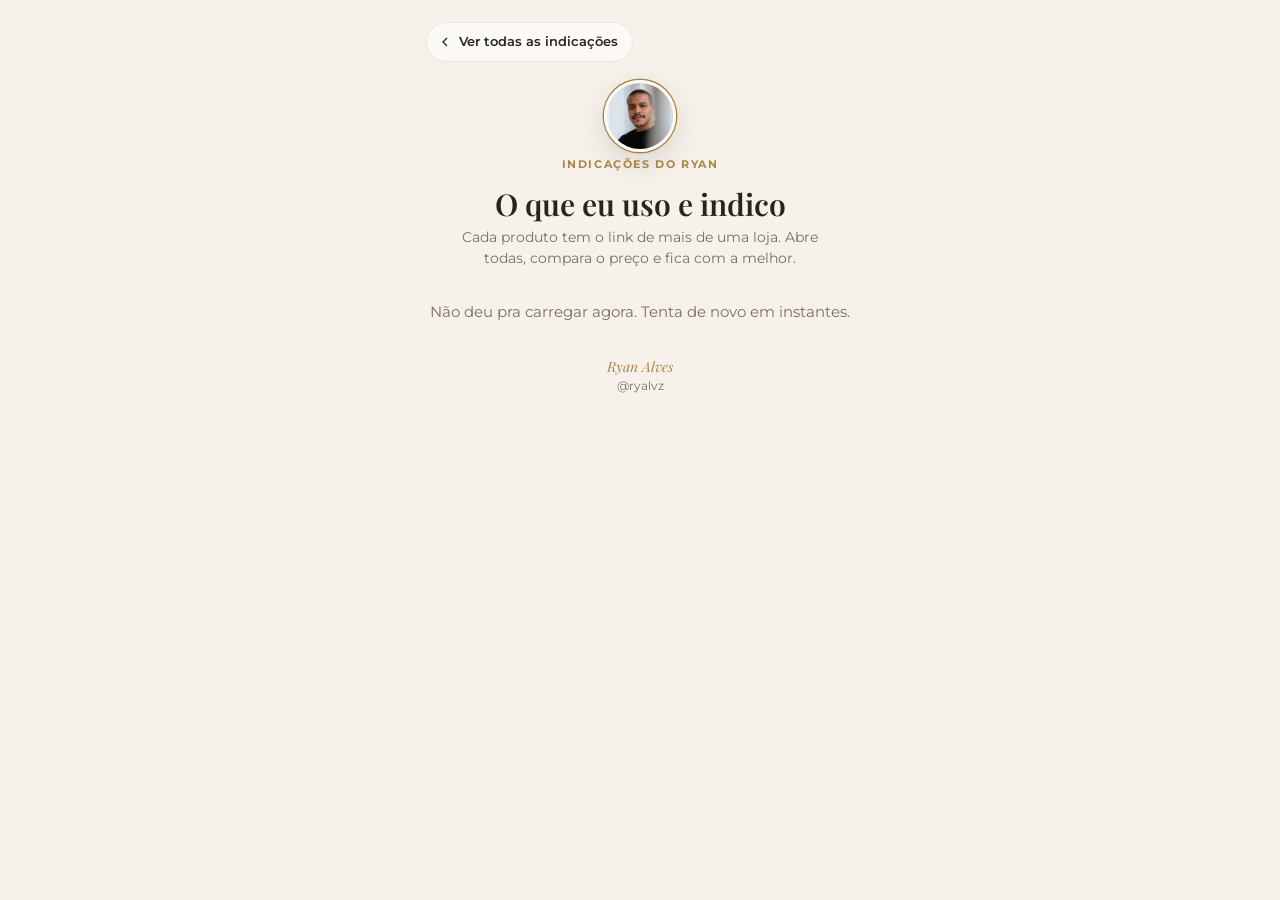
<file: indica/index.html>
<!doctype html>
<html lang="pt-BR">
<head>
<meta charset="utf-8">
<meta name="viewport" content="width=device-width, initial-scale=1, viewport-fit=cover">
<title>Ryan Alves | Indicações</title>
<!-- Produtos que eu indico, com o link de cada loja. Não aparece na bio: eu mando o link no direct ou na automação -->
<meta name="description" content="Os produtos que eu uso e indico, com o link da Shopee, do Mercado Livre e da Amazon pra você comparar o preço.">
<meta property="og:title" content="Indicações | Ryan Alves">
<meta property="og:description" content="Compare o preço nas lojas e escolha a sua.">
<meta property="og:image" content="https://ugc.ryalvz.com.br/bio/foto.jpg">
<meta name="robots" content="noindex">
<meta name="theme-color" content="#F6F2EB">
<link rel="icon" type="image/png" sizes="32x32" href="../favicon-32.png">
<link rel="apple-touch-icon" href="../apple-touch-icon.png">
<link rel="preconnect" href="https://fonts.googleapis.com">
<link rel="preconnect" href="https://fonts.gstatic.com" crossorigin>
<link href="https://fonts.googleapis.com/css2?family=Montserrat:wght@400;500;600;700&family=Playfair+Display:ital,wght@0,500;0,600;1,500&display=swap" rel="stylesheet">
<style>
  :root {
    --cafe: #2B241C;
    --creme: #F6F2EB;
    --dourado: #A8864A;
    --areia: #ECE5D9;
    --papel: #FCFAF6;
    --suave: #7A6E60;
  }
  * { box-sizing: border-box; }
  html { -webkit-text-size-adjust: 100%; }
  body { margin: 0; min-height: 100vh; background: var(--creme); color: var(--cafe); font-family: Montserrat, system-ui, sans-serif; font-size: 15px; line-height: 1.5; }
  main { max-width: 460px; margin: 0 auto; padding: 22px 16px calc(32px + env(safe-area-inset-bottom)); }
  a { color: inherit; }
  a:focus-visible, button:focus-visible { outline: 2px solid var(--dourado); outline-offset: 3px; }

  .voltar { display: inline-flex; align-items: center; gap: 6px; min-height: 40px; padding: 0 14px 0 10px; border-radius: 999px; border: 1px solid var(--areia); background: var(--papel); text-decoration: none; font-size: 13px; font-weight: 600; }
  .voltar svg { width: 16px; height: 16px; }

  .topo { text-align: center; margin-top: 18px; }
  .foto { display: block; width: 72px; height: 72px; margin: 0 auto; border-radius: 50%; overflow: hidden; border: 3px solid var(--papel); box-shadow: 0 0 0 1.5px var(--dourado), 0 10px 30px rgba(43, 36, 28, .14); }
  .foto img { display: block; width: 100%; height: 100%; object-fit: cover; object-position: 50% 25%; }
  .selo { display: inline-block; font-size: 10.5px; font-weight: 700; letter-spacing: 1.6px; text-transform: uppercase; color: var(--dourado); }
  h1 { font-family: "Playfair Display", Georgia, serif; font-weight: 600; font-size: 30px; line-height: 1.15; margin: 12px 0 6px; }
  .frase { margin: 0 auto; max-width: 360px; color: var(--suave); font-size: 14px; }

  /* Grupos (subgrupos) */
  .grupos { display: flex; gap: 8px; overflow-x: auto; margin: 22px -16px 0; padding: 2px 16px 6px; scrollbar-width: none; }
  .grupos::-webkit-scrollbar { display: none; }
  .grupos button { flex: none; min-height: 38px; padding: 0 16px; border-radius: 999px; border: 1px solid var(--areia); background: var(--papel); color: var(--cafe); font: 600 13px Montserrat, system-ui, sans-serif; cursor: pointer; }
  .grupos button[aria-pressed="true"] { background: var(--cafe); border-color: var(--cafe); color: var(--creme); }
  .titulo { margin: 26px 0 12px; font-size: 11px; font-weight: 700; letter-spacing: 1.6px; text-transform: uppercase; color: var(--dourado); text-align: center; }

  /* Lista de produtos */
  .lista { display: grid; gap: 12px; }
  .item { display: flex; align-items: center; gap: 14px; padding: 12px 14px; background: var(--papel); border: 1px solid var(--areia); border-radius: 16px; text-decoration: none; transition: border-color .2s, transform .2s; }
  .item:hover { border-color: var(--dourado); transform: translateY(-2px); }
  .mini { flex: none; display: grid; place-items: center; width: 64px; height: 64px; border-radius: 12px; background: #fff; border: 1px solid var(--areia); overflow: hidden; font-family: "Playfair Display", Georgia, serif; font-size: 24px; color: var(--dourado); }
  .mini { position: relative; }
  .mini img, .produto .capa img { position: absolute; max-width: none; display: block; }
  .item .txt { display: grid; min-width: 0; }
  .item b { font-size: 15px; }
  .item small { color: var(--suave); font-size: 12.5px; }
  .item .seta { margin-left: auto; flex: none; width: 18px; height: 18px; opacity: .55; }

  /* Um produto aberto */
  .produto { margin-top: 22px; background: var(--papel); border: 1px solid var(--areia); border-radius: 20px; overflow: hidden; }
  .produto .corpo { padding: 18px 18px 20px; }
  /* Foto pequena ao lado do nome */
  .produto .cab { display: flex; align-items: center; gap: 14px; }
  .produto .capa { position: relative; flex: none; display: grid; place-items: center; width: 92px; height: 92px; border-radius: 14px; overflow: hidden; background: #fff; border: 1px solid var(--areia); }
  .produto .capa span { font-family: "Playfair Display", Georgia, serif; font-size: 36px; color: var(--dourado); }
  .produto .cab > div { min-width: 0; }
  .produto h2 { font-family: "Playfair Display", Georgia, serif; font-weight: 600; font-size: 23px; line-height: 1.2; margin: 4px 0 0; }
  .opiniao { margin: 12px 0 0; font-size: 14.5px; }
  .opiniao::before { content: "O que eu achei"; display: block; margin-bottom: 4px; font-size: 10.5px; font-weight: 700; letter-spacing: 1.4px; text-transform: uppercase; color: var(--dourado); }
  .comparar { margin: 20px 0 10px; font-size: 13px; font-weight: 600; color: var(--suave); text-align: center; }
  .lojas { display: grid; gap: 10px; }
  .loja { display: grid; gap: 8px; }
  .loja a { display: flex; align-items: center; gap: 12px; min-height: 56px; padding: 0 16px; border-radius: 14px; background: var(--cafe); color: var(--creme); text-decoration: none; font-weight: 600; font-size: 15px; }
  .loja a:hover { background: #3A3128; }
  .loja .marca { flex: none; width: 12px; height: 12px; border-radius: 50%; box-shadow: 0 0 0 2px rgba(246, 242, 235, .35); }
  .loja .marca.shopee { background: #EE4D2D; }
  .loja .marca.mercadolivre { background: #FFE600; }
  .loja .marca.amazon { background: #FF9900; }
  .loja .marca.outra { background: #D9C48A; }
  .loja .ver { margin-left: auto; display: inline-flex; align-items: center; gap: 6px; font-size: 13px; font-weight: 500; color: rgba(246, 242, 235, .75); }
  .loja a svg { width: 18px; height: 18px; }
  .cupom { display: flex; align-items: center; gap: 10px; padding: 8px 12px; border: 1px dashed var(--dourado); border-radius: 12px; font-size: 13px; }
  .cupom b { font-size: 14px; letter-spacing: 1px; }
  .cupom button { margin-left: auto; border: 1px solid var(--areia); background: var(--creme); color: var(--cafe); border-radius: 999px; padding: 6px 12px; min-height: 32px; font: 600 12px Montserrat, system-ui, sans-serif; cursor: pointer; }
  .aviso { margin: 16px 0 0; font-size: 12px; color: var(--suave); text-align: center; }

  .vazio { text-align: center; color: var(--suave); margin: 32px 0; }
  footer { margin-top: 30px; text-align: center; font-size: 12px; color: var(--suave); }
  footer em { font-family: "Playfair Display", Georgia, serif; font-style: italic; color: var(--dourado); font-size: 14px; }
  @media (prefers-reduced-motion: reduce) { * { transition: none !important; } }
</style>
</head>
<body>
<main>
  <a class="voltar" id="voltar" href="./" hidden><svg viewBox="0 0 24 24" fill="none" stroke="currentColor" stroke-width="2" aria-hidden="true"><path d="M15 6l-6 6 6 6"/></svg>Ver todas as indicações</a>
  <header class="topo" id="topo">
    <div class="foto"><img src="../bio/foto.jpg" alt="Ryan Alves" width="639" height="800"></div>
    <span class="selo">Indicações do Ryan</span>
    <h1>O que eu uso e indico</h1>
    <p class="frase">Cada produto tem o link de mais de uma loja. Abre todas, compara o preço e fica com a melhor.</p>
  </header>

  <div id="conteudo"><p class="vazio">Carregando...</p></div>

  <footer><em>Ryan Alves</em><br>@ryalvz</footer>
</main>
<script src="../js/banco.js?v=2"></script>
<script>
  const LOJAS = { shopee: "Shopee", mercadolivre: "Mercado Livre", amazon: "Amazon" };
  const esc = (t) => String(t == null ? "" : t).replace(/[&<>"]/g, (c) => ({ "&": "&amp;", "<": "&lt;", ">": "&gt;", '"': "&quot;" }[c]));
  const seguro = (u) => (/^https?:\/\//i.test(u || "") ? u : "");
  const SETA = '<svg viewBox="0 0 24 24" fill="none" stroke="currentColor" stroke-width="2" aria-hidden="true"><path d="M5 12h14m-6-6 6 6-6 6"/></svg>';
  const el = document.getElementById("conteudo");
  const slugPedido = new URLSearchParams(location.search).get("p") || "";

  const contarClique = (link) => {
    try {
      fetch(`${BANCO.url}/rest/v1/bio_cliques`, { method: "POST", keepalive: true,
        headers: { apikey: BANCO.chave, "Content-Type": "application/json", Prefer: "return=minimal" },
        body: JSON.stringify({ pagina: "indica", link: String(link).slice(0, 200) }) }).catch(() => {});
    } catch (_) {}
  };

  // Enquadramento escolhido no painel. quadro = { s: zoom (1 = foto inteira), cx, cy: ponto da foto no centro (0 a 1), r: largura/altura }
  // Sem quadro, a foto preenche o quadrado, centralizada.
  const quadro = (x) => {
    const q = x.quadro;
    if (!q || !q.r) return ` style="width:100%;height:100%;object-fit:cover;position:static"`;
    const w = q.s * Math.min(1, q.r) * 100, h = q.s * Math.min(1, 1 / q.r) * 100;
    return ` style="width:${w}%;height:${h}%;left:${50 - q.cx * w}%;top:${50 - q.cy * h}%"`;
  };
  const inicial = (x) => esc((x.titulo || "?").trim().charAt(0).toUpperCase());
  const lojasDe = (x) => (x.lojas || []).filter((l) => seguro(l.url));
  const nomeLoja = (l) => LOJAS[l.loja] || l.nome || "Outra loja";

  const itemLista = (x) => `<a class="item" href="?p=${encodeURIComponent(x.slug)}">
    <span class="mini">${x.imagem ? `<img src="${esc(x.imagem)}" alt="" loading="lazy"${quadro(x)}>` : inicial(x)}</span>
    <span class="txt"><b>${esc(x.titulo)}</b><small>${lojasDe(x).map(nomeLoja).map(esc).join(" · ")}</small></span>
    ${SETA.replace("<svg", '<svg class="seta"')}
  </a>`;

  function mostrarProduto(x, todos) {
    document.getElementById("topo").hidden = true;
    document.getElementById("voltar").hidden = false;
    document.title = `${x.titulo} | Indicações do Ryan`;
    const lojas = lojasDe(x);
    const outros = todos.filter((o) => o.slug !== x.slug && o.grupo === x.grupo);
    el.innerHTML = `<article class="produto">
      <div class="corpo">
        <div class="cab">
          <div class="capa">${x.imagem ? `<img src="${esc(x.imagem)}" alt="${esc(x.titulo)}"${quadro(x)}>` : `<span>${inicial(x)}</span>`}</div>
          <div>${x.grupo ? `<span class="selo">${esc(x.grupo)}</span>` : ""}<h2>${esc(x.titulo)}</h2></div>
        </div>
        ${x.texto ? `<p class="opiniao">${esc(x.texto)}</p>` : ""}
        <p class="comparar">${lojas.length > 1 ? "Compare o preço e escolha a sua loja" : "Onde comprar"}</p>
        <div class="lojas">${lojas.map((l) => `<div class="loja">
          <a href="${esc(l.url)}" target="_blank" rel="noopener sponsored" data-clique="${esc(x.slug + ":" + l.loja)}"><span class="marca ${esc(LOJAS[l.loja] ? l.loja : "outra")}"></span>${esc(nomeLoja(l))}<span class="ver">Ver preço${SETA}</span></a>
          ${l.cupom ? `<div class="cupom">Cupom ${esc(nomeLoja(l))} <b>${esc(l.cupom)}</b><button type="button" data-cupom="${esc(l.cupom)}">Copiar</button></div>` : ""}
        </div>`).join("")}</div>
        <p class="aviso">O preço muda toda hora, por isso vale abrir as lojas.</p>
      </div>
    </article>
    ${outros.length ? `<p class="titulo">Mais em ${esc(x.grupo)}</p><div class="lista">${outros.map(itemLista).join("")}</div>` : ""}`;
  }

  function mostrarLista(todos) {
    const grupos = [...new Set(todos.map((x) => x.grupo || "Outros"))];
    const pintar = (g) => {
      const vis = g ? todos.filter((x) => (x.grupo || "Outros") === g) : todos;
      const blocos = (g ? [g] : grupos).map((nome) => {
        const itens = vis.filter((x) => (x.grupo || "Outros") === nome);
        return itens.length ? `<p class="titulo">${esc(nome)}</p><div class="lista">${itens.map(itemLista).join("")}</div>` : "";
      }).join("");
      el.innerHTML = (grupos.length > 1 ? `<div class="grupos">${["", ...grupos].map((n) => `<button type="button" data-grupo="${esc(n)}" aria-pressed="${n === (g || "")}">${esc(n || "Todos")}</button>`).join("")}</div>` : "") + blocos;
    };
    pintar("");
    el.addEventListener("click", (e) => { const b = e.target.closest("[data-grupo]"); if (b) pintar(b.dataset.grupo); });
  }

  bancoLer("site_conteudo", "select=valor&chave=eq.produtos").then((linhas) => {
    const todos = ((linhas[0] || {}).valor || []).filter((x) => x.ativo !== false && x.slug && lojasDe(x).length);
    if (slugPedido) {
      const x = todos.find((p) => p.slug === slugPedido);
      if (x) return mostrarProduto(x, todos);
    }
    if (!todos.length) { el.innerHTML = `<p class="vazio">Em breve, indicações por aqui.</p>`; return; }
    mostrarLista(todos);
  }).catch(() => { el.innerHTML = `<p class="vazio">Não deu pra carregar agora. Tenta de novo em instantes.</p>`; });

  document.addEventListener("click", async (e) => {
    const a = e.target.closest("[data-clique]");
    if (a) contarClique(a.dataset.clique);
    const c = e.target.closest("[data-cupom]");
    if (c) {
      try { await navigator.clipboard.writeText(c.dataset.cupom); c.textContent = "Copiado"; } catch (_) { c.textContent = c.dataset.cupom; }
      setTimeout(() => { c.textContent = "Copiar"; }, 2000);
    }
  });
</script>
</body>
</html>
</file>
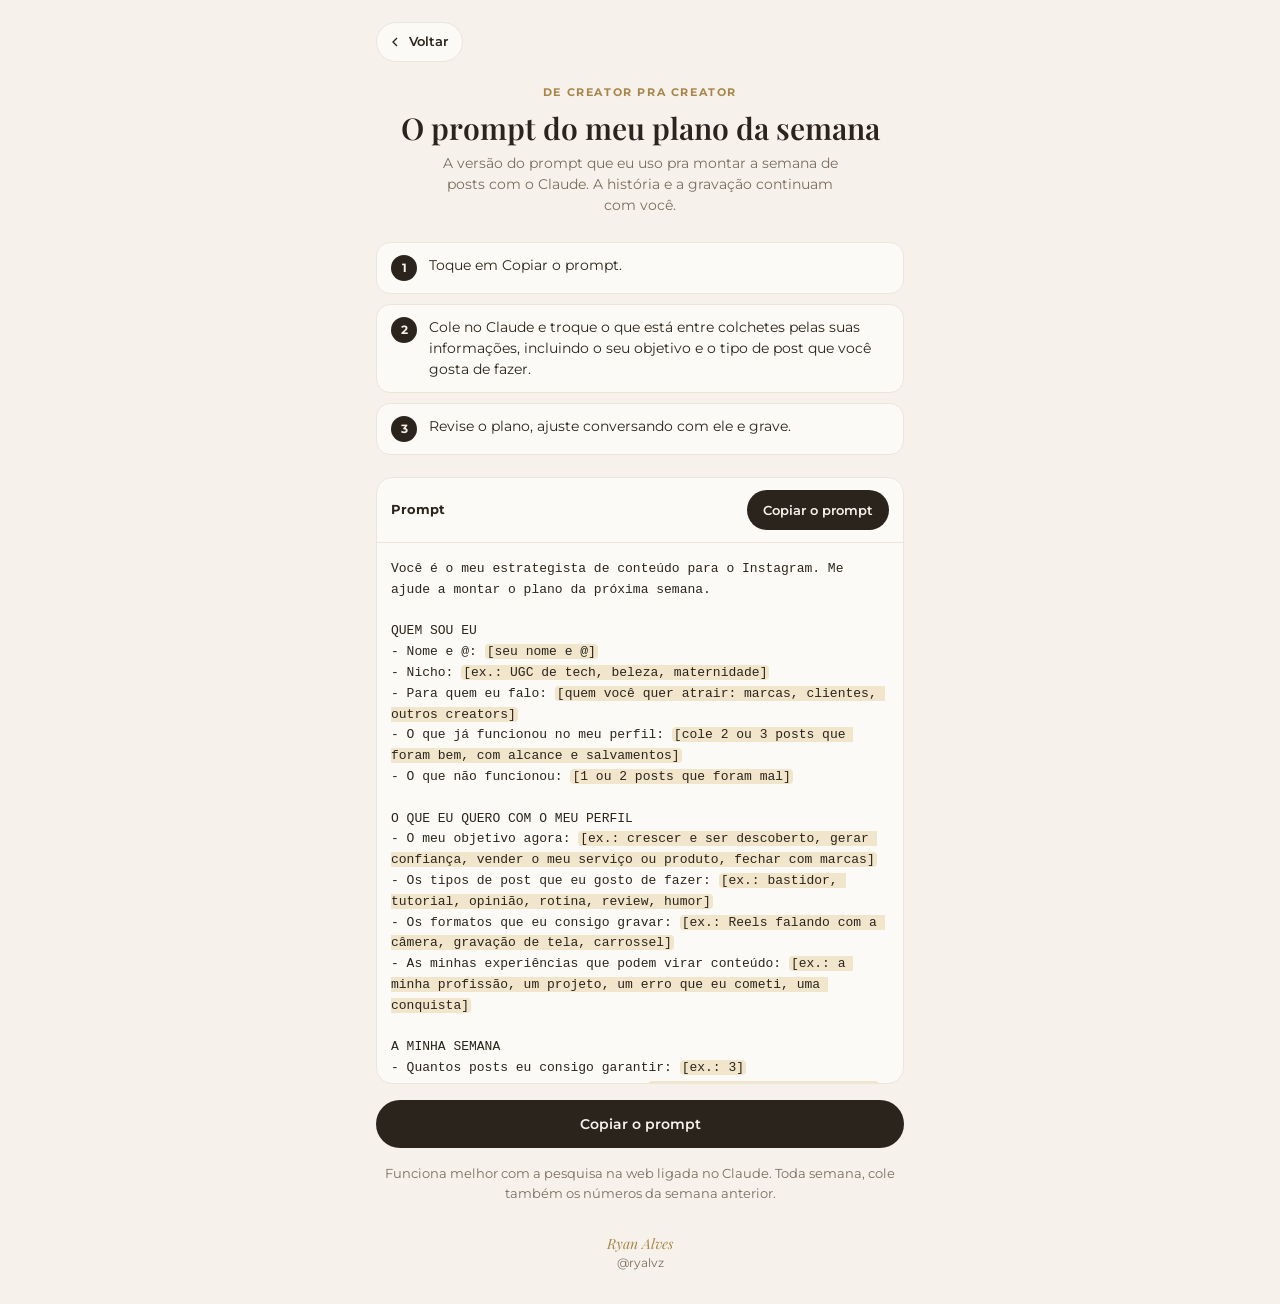
<file: plano/index.html>
<!doctype html>
<html lang="pt-BR">
<head>
<meta charset="utf-8">
<meta name="viewport" content="width=device-width, initial-scale=1, viewport-fit=cover">
<title>Ryan Alves | Prompt do plano da semana</title>
<!-- O prompt que eu mando no direct pra quem comenta PLANO. Página pública: sem dado pessoal aqui -->
<meta name="description" content="O prompt que monta o plano da semana do Instagram com o Claude. Copie, preencha e cole.">
<meta property="og:title" content="Prompt do plano da semana | Ryan Alves">
<meta property="og:description" content="Copie, preencha os colchetes e cole no Claude.">
<meta property="og:image" content="https://ugc.ryalvz.com.br/bio/foto.jpg">
<meta name="theme-color" content="#F6F2EB">
<link rel="icon" type="image/png" sizes="32x32" href="../favicon-32.png">
<link rel="apple-touch-icon" href="../apple-touch-icon.png">
<link rel="preconnect" href="https://fonts.googleapis.com">
<link rel="preconnect" href="https://fonts.gstatic.com" crossorigin>
<link href="https://fonts.googleapis.com/css2?family=Montserrat:wght@400;500;600;700&family=Playfair+Display:ital,wght@0,500;0,600;1,500&display=swap" rel="stylesheet">
<style>
  :root {
    --cafe: #2B241C;
    --creme: #F6F2EB;
    --dourado: #A8864A;
    --areia: #ECE5D9;
    --papel: #FCFAF6;
    --suave: #7A6E60;
  }
  * { box-sizing: border-box; }
  html { -webkit-text-size-adjust: 100%; }
  body { margin: 0; min-height: 100vh; background: var(--creme); color: var(--cafe); font-family: Montserrat, system-ui, sans-serif; font-size: 15px; line-height: 1.5; }
  main { max-width: 560px; margin: 0 auto; padding: 22px 16px calc(32px + env(safe-area-inset-bottom)); }
  a { color: inherit; }
  a:focus-visible, button:focus-visible { outline: 2px solid var(--dourado); outline-offset: 3px; }

  .voltar { display: inline-flex; align-items: center; gap: 6px; min-height: 40px; padding: 0 14px 0 10px; border-radius: 999px; border: 1px solid var(--areia); background: var(--papel); text-decoration: none; font-size: 13px; font-weight: 600; }
  .voltar svg { width: 16px; height: 16px; }

  .topo { text-align: center; margin-top: 18px; }
  .selo { display: inline-block; font-size: 10.5px; font-weight: 700; letter-spacing: 1.6px; text-transform: uppercase; color: var(--dourado); }
  h1 { font-family: "Playfair Display", Georgia, serif; font-weight: 600; font-size: 30px; line-height: 1.15; margin: 8px 0 8px; }
  .frase { margin: 0 auto; max-width: 400px; color: var(--suave); font-size: 14px; }

  .passos { list-style: none; margin: 26px 0 0; padding: 0; display: grid; gap: 10px; counter-reset: p; }
  .passos li { counter-increment: p; display: flex; gap: 12px; align-items: flex-start; background: var(--papel); border: 1px solid var(--areia); border-radius: 14px; padding: 12px 14px; font-size: 14px; }
  .passos li::before { content: counter(p); flex: none; display: grid; place-items: center; width: 26px; height: 26px; border-radius: 50%; background: var(--cafe); color: var(--creme); font-size: 12px; font-weight: 700; }

  .caixa { margin-top: 22px; background: var(--papel); border: 1px solid var(--areia); border-radius: 16px; overflow: hidden; }
  .caixa-topo { display: flex; align-items: center; justify-content: space-between; gap: 10px; padding: 12px 14px; border-bottom: 1px solid var(--areia); }
  .caixa-topo b { font-size: 13px; }
  .copiar { min-height: 40px; padding: 0 16px; border: 0; border-radius: 999px; background: var(--cafe); color: var(--creme); font: 600 13px Montserrat, system-ui, sans-serif; cursor: pointer; }
  .copiar.ok { background: var(--dourado); }
  pre { margin: 0; padding: 16px 14px; white-space: pre-wrap; word-wrap: break-word; font: 13px/1.6 ui-monospace, Menlo, Consolas, monospace; color: var(--cafe); max-height: 60vh; overflow: auto; }
  pre mark { background: #F1E6CC; color: inherit; border-radius: 4px; padding: 0 2px; }

  .dica { margin-top: 16px; font-size: 13px; color: var(--suave); text-align: center; }
  .copiar-grande { display: block; width: 100%; margin-top: 16px; min-height: 48px; font-size: 14px; }
  footer { margin-top: 30px; text-align: center; font-size: 12px; color: var(--suave); }
  footer em { font-family: "Playfair Display", Georgia, serif; font-style: italic; color: var(--dourado); font-size: 14px; }
</style>
</head>
<body>
<main>
  <a class="voltar" href="../bio/"><svg viewBox="0 0 24 24" fill="none" stroke="currentColor" stroke-width="2" aria-hidden="true"><path d="M15 6l-6 6 6 6"/></svg>Voltar</a>

  <header class="topo">
    <span class="selo">De creator pra creator</span>
    <h1>O prompt do meu plano da semana</h1>
    <p class="frase">A versão do prompt que eu uso pra montar a semana de posts com o Claude. A história e a gravação continuam com você.</p>
  </header>

  <ol class="passos">
    <li>Toque em Copiar o prompt.</li>
    <li>Cole no Claude e troque o que está entre colchetes pelas suas informações, incluindo o seu objetivo e o tipo de post que você gosta de fazer.</li>
    <li>Revise o plano, ajuste conversando com ele e grave.</li>
  </ol>

  <section class="caixa">
    <div class="caixa-topo"><b>Prompt</b><button class="copiar" type="button" data-copiar>Copiar o prompt</button></div>
    <pre id="prompt">Você é o meu estrategista de conteúdo para o Instagram. Me ajude a montar o plano da próxima semana.

QUEM SOU EU
- Nome e @: [seu nome e @]
- Nicho: [ex.: UGC de tech, beleza, maternidade]
- Para quem eu falo: [quem você quer atrair: marcas, clientes, outros creators]
- O que já funcionou no meu perfil: [cole 2 ou 3 posts que foram bem, com alcance e salvamentos]
- O que não funcionou: [1 ou 2 posts que foram mal]

O QUE EU QUERO COM O MEU PERFIL
- O meu objetivo agora: [ex.: crescer e ser descoberto, gerar confiança, vender o meu serviço ou produto, fechar com marcas]
- Os tipos de post que eu gosto de fazer: [ex.: bastidor, tutorial, opinião, rotina, review, humor]
- Os formatos que eu consigo gravar: [ex.: Reels falando com a câmera, gravação de tela, carrossel]
- As minhas experiências que podem virar conteúdo: [ex.: a minha profissão, um projeto, um erro que eu cometi, uma conquista]

A MINHA SEMANA
- Quantos posts eu consigo garantir: [ex.: 3]
- Dias em que eu consigo postar: [ex.: terça, quinta e sábado]
- O que vai acontecer na minha vida esta semana: [viagem, evento, produto que chegou, ou nada de especial]
- Ideias que eu já anotei: [cole a sua lista]

O QUE EU PRECISO
1. Pesquise na internet o que está em alta no meu nicho nesta semana, no Brasil. Traga de 3 a 5 assuntos, cada um com a fonte e o motivo de estar em alta. Nada de tendência inventada.
2. Para cada assunto, me diga o que já deu resultado e o gap: a parte que ninguém do meu nicho falou ainda.
3. Monte o plano com o número de posts que eu consigo garantir, a partir do meu objetivo e dos tipos de post que eu gosto de fazer. Cada post tem um papel, e a mistura entre eles vem do meu objetivo:
   CONHECER: atrai gente nova e mostra quem eu sou. CTA: seguir ou compartilhar.
   CONECTAR: ensina ou mostra a minha experiência real e gera confiança. CTA: salvar ou comentar.
   CONVERTER: mostra o que eu vendo ou o meu trabalho. CTA: link da bio ou direct.
   Me diga em uma linha por que escolheu essa mistura para o meu objetivo.
   Priorize as minhas ideias anotadas e as minhas experiências. Uma linha por post:
   DIA | formato | papel | tema | gancho | o que a pessoa leva + CTA
4. Para cada post: 5 ganchos de ângulos diferentes, os primeiros 30 segundos frase a frase, o roteiro em tópicos do jeito que eu falaria, um CTA só e a legenda.
5. Me diga o que dá para gravar junto, no mesmo dia.

REGRAS
- Português do Brasil, tom de conversa, primeira pessoa.
- Não invente número, resultado ou história minha. O que você não souber fica entre parênteses para eu preencher.
- Nada de frase motivacional genérica. Cada post nasce de uma história, pergunta ou prova real minha, dentro da minha experiência. Dica que qualquer um daria não serve.
- Um CTA por post.
- Se faltar alguma informação, me pergunte antes de montar.</pre>
  </section>

  <button class="copiar copiar-grande" type="button" data-copiar>Copiar o prompt</button>
  <p class="dica">Funciona melhor com a pesquisa na web ligada no Claude. Toda semana, cole também os números da semana anterior.</p>

  <footer><em>Ryan Alves</em><br>@ryalvz</footer>
</main>
<script>
  // Destaca os campos entre colchetes, que a pessoa precisa trocar
  const pre = document.getElementById("prompt");
  const texto = pre.textContent;
  pre.innerHTML = texto.replace(/[&<>]/g, (c) => ({ "&": "&amp;", "<": "&lt;", ">": "&gt;" }[c])).replace(/\[[^\]]+\]/g, (m) => `<mark>${m}</mark>`);
  document.querySelectorAll("[data-copiar]").forEach((b) => b.addEventListener("click", async () => {
    try { await navigator.clipboard.writeText(texto); }
    catch (_) { const t = document.createElement("textarea"); t.value = texto; document.body.appendChild(t); t.select(); document.execCommand("copy"); t.remove(); }
    document.querySelectorAll("[data-copiar]").forEach((x) => { x.textContent = "Copiado"; x.classList.add("ok"); });
    setTimeout(() => document.querySelectorAll("[data-copiar]").forEach((x) => { x.textContent = "Copiar o prompt"; x.classList.remove("ok"); }), 2200);
  }));
</script>
</body>
</html>
</file>
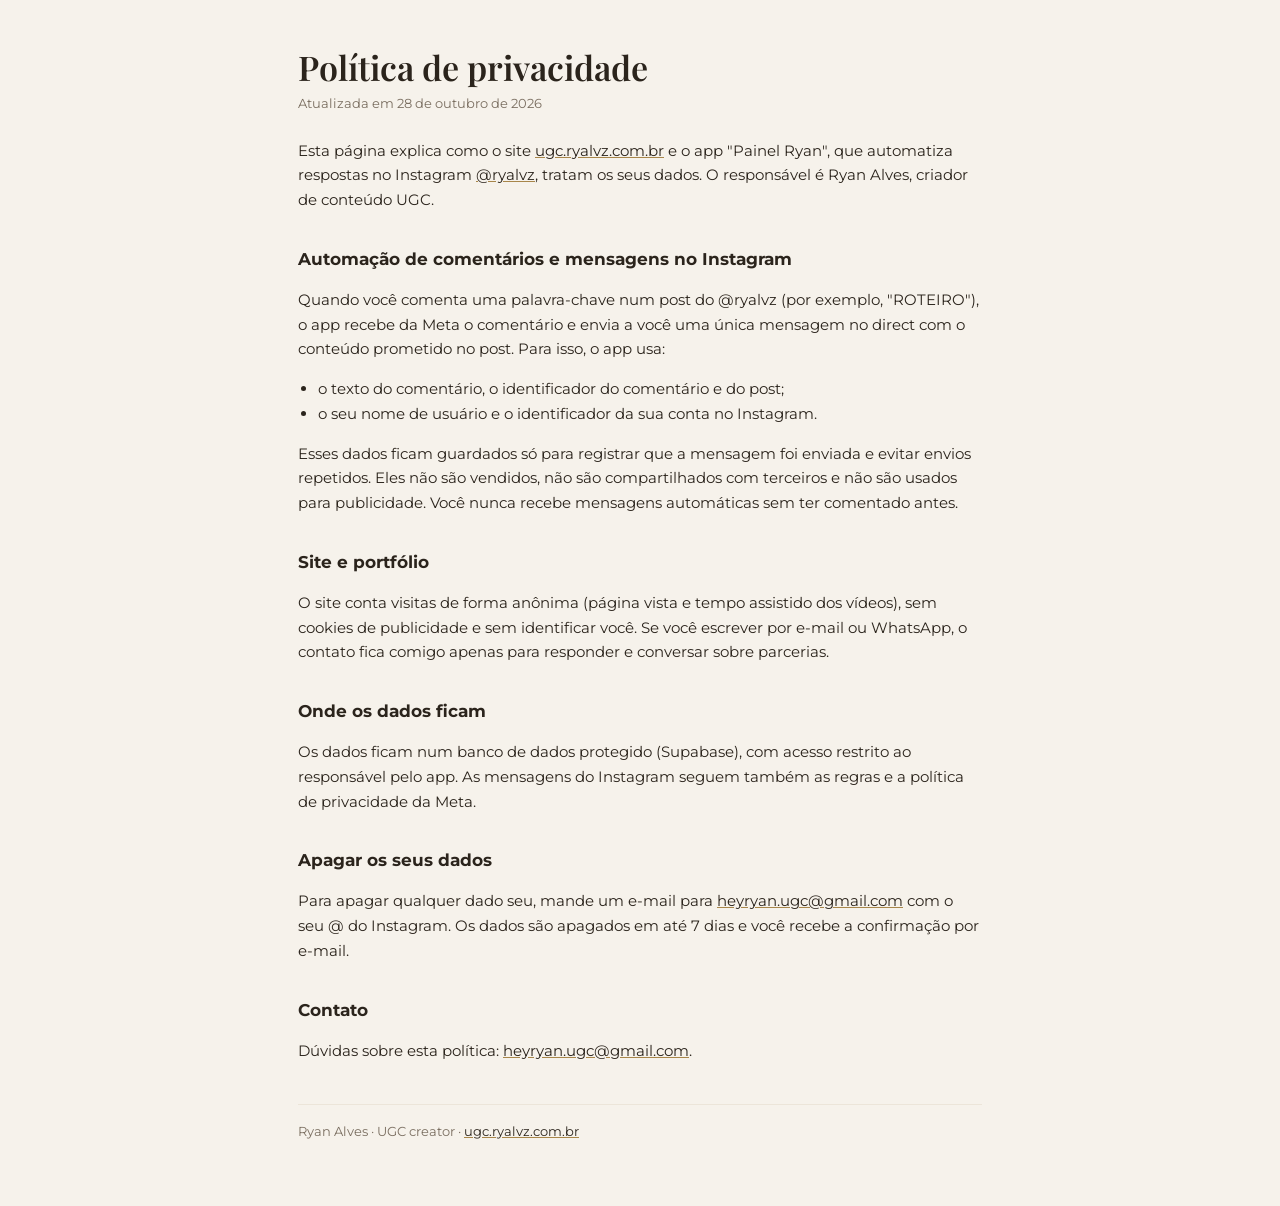
<file: privacidade/index.html>
<!doctype html>
<html lang="pt-BR">
<head>
<meta charset="utf-8">
<meta name="viewport" content="width=device-width, initial-scale=1, viewport-fit=cover">
<title>Ryan Alves | Política de privacidade</title>
<!-- Política de privacidade do site e das automações do Instagram (exigida pela Meta) -->
<meta name="description" content="Como o site ugc.ryalvz.com.br e as automações do Instagram do @ryalvz tratam os seus dados.">
<meta name="theme-color" content="#F6F2EB">
<link rel="icon" type="image/png" sizes="32x32" href="../favicon-32.png">
<link rel="preconnect" href="https://fonts.googleapis.com">
<link rel="preconnect" href="https://fonts.gstatic.com" crossorigin>
<link href="https://fonts.googleapis.com/css2?family=Montserrat:wght@400;500;600;700&family=Playfair+Display:wght@600&display=swap" rel="stylesheet">
<style>
  :root { --cafe: #2B241C; --creme: #F6F2EB; --dourado: #A8864A; --areia: #ECE5D9; --suave: #7A6E60; }
  * { box-sizing: border-box; }
  body { margin: 0; background: var(--creme); color: var(--cafe); font-family: Montserrat, system-ui, sans-serif; font-size: 15px; line-height: 1.65; }
  main { max-width: 720px; margin: 0 auto; padding: 48px 18px 64px; }
  h1 { font-family: "Playfair Display", Georgia, serif; font-weight: 600; font-size: 34px; line-height: 1.15; margin: 0 0 6px; }
  h2 { font-size: 17px; margin: 32px 0 6px; }
  .data { color: var(--suave); font-size: 13px; margin: 0 0 24px; }
  a { color: var(--cafe); text-decoration-color: var(--dourado); }
  ul { padding-left: 20px; }
  footer { margin-top: 40px; padding-top: 16px; border-top: 1px solid var(--areia); color: var(--suave); font-size: 13px; }
</style>
</head>
<body>
<main>
  <h1>Política de privacidade</h1>
  <p class="data">Atualizada em 28 de outubro de 2026</p>

  <p>Esta página explica como o site <a href="https://ugc.ryalvz.com.br/">ugc.ryalvz.com.br</a> e o app "Painel Ryan", que automatiza respostas no Instagram <a href="https://instagram.com/ryalvz">@ryalvz</a>, tratam os seus dados. O responsável é Ryan Alves, criador de conteúdo UGC.</p>

  <h2>Automação de comentários e mensagens no Instagram</h2>
  <p>Quando você comenta uma palavra-chave num post do @ryalvz (por exemplo, "ROTEIRO"), o app recebe da Meta o comentário e envia a você uma única mensagem no direct com o conteúdo prometido no post. Para isso, o app usa:</p>
  <ul>
    <li>o texto do comentário, o identificador do comentário e do post;</li>
    <li>o seu nome de usuário e o identificador da sua conta no Instagram.</li>
  </ul>
  <p>Esses dados ficam guardados só para registrar que a mensagem foi enviada e evitar envios repetidos. Eles não são vendidos, não são compartilhados com terceiros e não são usados para publicidade. Você nunca recebe mensagens automáticas sem ter comentado antes.</p>

  <h2>Site e portfólio</h2>
  <p>O site conta visitas de forma anônima (página vista e tempo assistido dos vídeos), sem cookies de publicidade e sem identificar você. Se você escrever por e-mail ou WhatsApp, o contato fica comigo apenas para responder e conversar sobre parcerias.</p>

  <h2>Onde os dados ficam</h2>
  <p>Os dados ficam num banco de dados protegido (Supabase), com acesso restrito ao responsável pelo app. As mensagens do Instagram seguem também as regras e a política de privacidade da Meta.</p>

  <h2>Apagar os seus dados</h2>
  <p>Para apagar qualquer dado seu, mande um e-mail para <a href="mailto:heyryan.ugc@gmail.com?subject=Apagar%20meus%20dados">heyryan.ugc@gmail.com</a> com o seu @ do Instagram. Os dados são apagados em até 7 dias e você recebe a confirmação por e-mail.</p>

  <h2>Contato</h2>
  <p>Dúvidas sobre esta política: <a href="mailto:heyryan.ugc@gmail.com">heyryan.ugc@gmail.com</a>.</p>

  <footer>Ryan Alves · UGC creator · <a href="https://ugc.ryalvz.com.br/">ugc.ryalvz.com.br</a></footer>
</main>
</body>
</html>
</file>
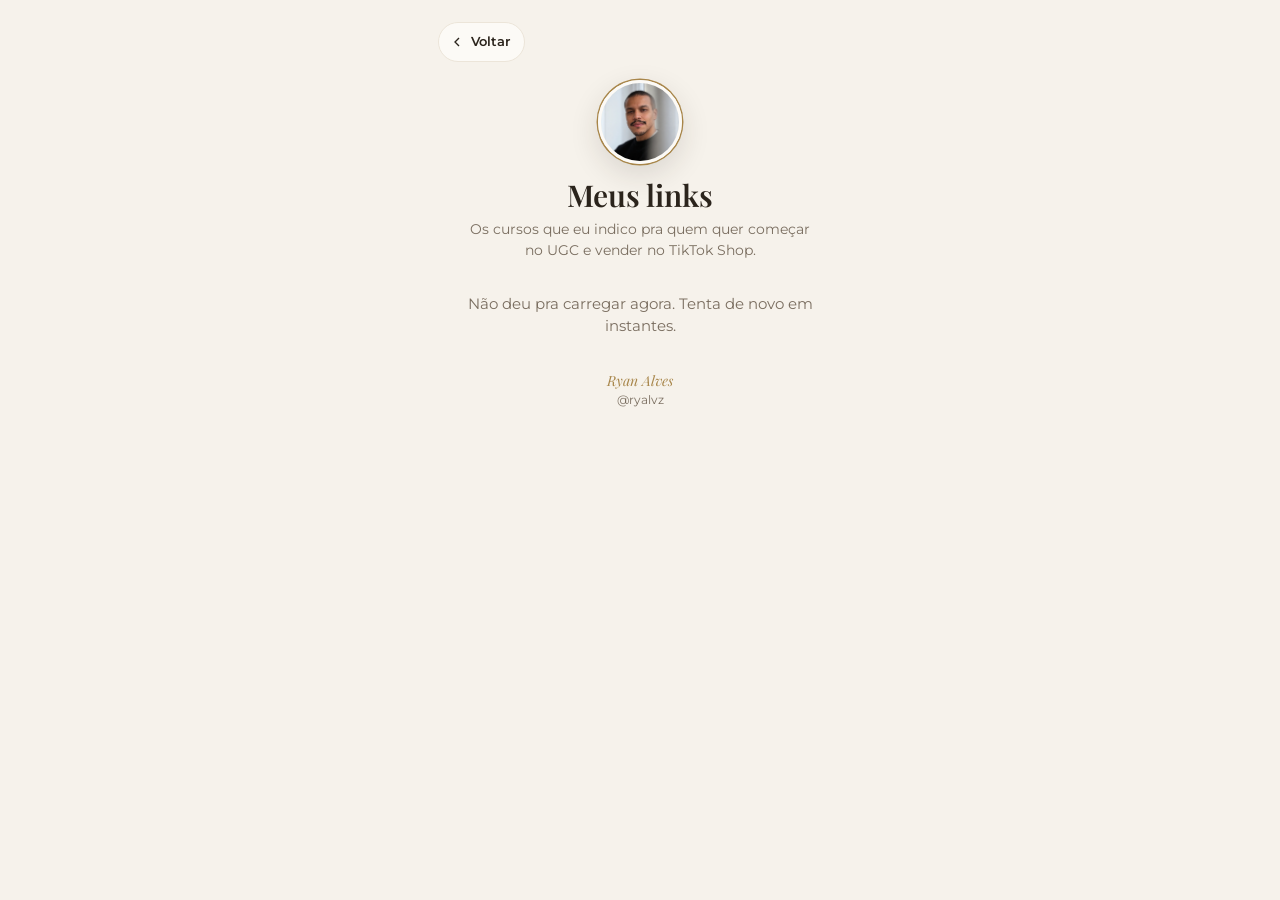
<file: bio/links/index.html>
<!doctype html>
<html lang="pt-BR">
<head>
<meta charset="utf-8">
<meta name="viewport" content="width=device-width, initial-scale=1, viewport-fit=cover">
<title>Ryan Alves | Meus links</title>
<!-- Cursos que eu indico (links de afiliado). O conteúdo vem do painel: Link da bio -->
<meta name="description" content="Os cursos de UGC Creator e TikTok Shop que o Ryan indica.">
<meta property="og:title" content="Meus links | Ryan Alves">
<meta property="og:description" content="Os cursos de UGC Creator e TikTok Shop que eu indico.">
<meta property="og:image" content="https://ugc.ryalvz.com.br/bio/foto.jpg">
<meta name="theme-color" content="#F6F2EB">
<link rel="icon" type="image/png" sizes="32x32" href="../../favicon-32.png">
<link rel="apple-touch-icon" href="../../apple-touch-icon.png">
<link rel="preconnect" href="https://fonts.googleapis.com">
<link rel="preconnect" href="https://fonts.gstatic.com" crossorigin>
<link href="https://fonts.googleapis.com/css2?family=Montserrat:wght@400;500;600;700&family=Playfair+Display:ital,wght@0,500;0,600;1,500&display=swap" rel="stylesheet">
<style>
  :root {
    --cafe: #2B241C;
    --creme: #F6F2EB;
    --dourado: #A8864A;
    --areia: #ECE5D9;
    --papel: #FCFAF6;
    --suave: #7A6E60;
  }
  * { box-sizing: border-box; }
  html { -webkit-text-size-adjust: 100%; }
  body { margin: 0; min-height: 100vh; background: var(--creme); color: var(--cafe); font-family: Montserrat, system-ui, sans-serif; font-size: 15px; line-height: 1.5; }
  main { max-width: 440px; margin: 0 auto; padding: 22px 18px calc(32px + env(safe-area-inset-bottom)); }
  a { color: inherit; }
  a:focus-visible, button:focus-visible { outline: 2px solid var(--dourado); outline-offset: 3px; }

  .voltar { display: inline-flex; align-items: center; gap: 6px; min-height: 40px; padding: 0 14px 0 10px; border-radius: 999px; border: 1px solid var(--areia); background: var(--papel); text-decoration: none; font-size: 13px; font-weight: 600; }
  .voltar svg { width: 16px; height: 16px; }

  .topo { text-align: center; margin-top: 18px; }
  .foto { display: block; width: 84px; height: 84px; margin: 0 auto; border-radius: 50%; overflow: hidden; border: 3px solid var(--papel); box-shadow: 0 0 0 1.5px var(--dourado), 0 10px 30px rgba(43, 36, 28, .14); }
  .foto img { display: block; width: 100%; height: 100%; object-fit: cover; object-position: 50% 25%; }
  h1 { font-family: "Playfair Display", Georgia, serif; font-weight: 600; font-size: 30px; line-height: 1.15; margin: 14px 0 6px; }
  .frase { margin: 0 auto; max-width: 340px; color: var(--suave); font-size: 14px; }

  .titulo { margin: 30px 0 12px; font-size: 11px; font-weight: 700; letter-spacing: 1.6px; text-transform: uppercase; color: var(--dourado); text-align: center; }
  .cursos { display: grid; gap: 12px; }
  .curso { background: var(--papel); border: 1px solid var(--areia); border-radius: 16px; transition: border-color .2s, transform .2s, box-shadow .2s; }
  .curso:hover { border-color: var(--dourado); transform: translateY(-2px); box-shadow: 0 8px 20px rgba(43, 36, 28, .08); }
  .curso .ir { display: flex; align-items: center; gap: 14px; padding: 14px 16px; text-decoration: none; }
  .curso .logo { flex: none; display: grid; place-items: center; width: 56px; height: 56px; border-radius: 12px; background: #fff; border: 1px solid var(--areia); overflow: hidden; font-size: 24px; }
  .curso .logo img { width: 100%; height: 100%; object-fit: contain; }
  .curso .txt { display: grid; min-width: 0; }
  .curso b { font-size: 15.5px; font-weight: 700; }
  .curso small { color: var(--suave); font-size: 13px; line-height: 1.35; }
  .curso .seta { margin-left: auto; flex: none; width: 18px; height: 18px; opacity: .55; }
  /* Curso em destaque: cartão escuro com a promessa do curso */
  .curso.destaque { background: var(--cafe); border-color: var(--cafe); color: var(--creme); padding: 22px 20px 20px; }
  .curso.destaque:hover { border-color: var(--dourado); }
  .destaque .selo { display: inline-block; font-size: 10.5px; font-weight: 700; letter-spacing: 1.4px; text-transform: uppercase; color: var(--cafe); background: #D9C48A; border-radius: 999px; padding: 4px 10px; }
  .destaque .cab { display: flex; align-items: center; gap: 12px; margin-top: 14px; }
  .destaque .logo { border-color: transparent; }
  .destaque .cab b { font-size: 17px; }
  .destaque .cab small { color: rgba(246, 242, 235, .7); }
  .destaque .promessa { font-family: "Playfair Display", Georgia, serif; font-weight: 500; font-size: 21px; line-height: 1.3; margin: 16px 0 0; }
  .destaque .promessa em { font-style: italic; color: #D9C48A; }
  .destaque .detalhe { margin: 10px 0 0; font-size: 13.5px; color: rgba(246, 242, 235, .78); }
  .destaque .botao { display: flex; align-items: center; justify-content: center; gap: 8px; margin-top: 18px; min-height: 50px; border-radius: 14px; background: var(--creme); color: var(--cafe); text-decoration: none; font-weight: 700; }
  .destaque .botao svg { width: 18px; height: 18px; }
  .destaque .cupom { margin: 14px 0 0; border-color: #D9C48A; }
  .destaque .cupom button { background: transparent; color: var(--creme); border-color: rgba(246, 242, 235, .3); }
  .cupom { display: flex; align-items: center; gap: 10px; margin: 0 16px 14px; padding: 8px 12px; border: 1px dashed var(--dourado); border-radius: 12px; font-size: 13px; }
  .cupom b { font-size: 14px; letter-spacing: 1px; }
  .cupom button { margin-left: auto; border: 1px solid var(--areia); background: var(--creme); color: var(--cafe); border-radius: 999px; padding: 6px 12px; min-height: 32px; font: inherit; font-size: 12px; font-weight: 600; cursor: pointer; }

  .vazio { text-align: center; color: var(--suave); margin: 32px 0; }
  footer { margin-top: 30px; text-align: center; font-size: 12px; color: var(--suave); }
  footer em { font-family: "Playfair Display", Georgia, serif; font-style: italic; color: var(--dourado); font-size: 14px; }
  @media (prefers-reduced-motion: reduce) { * { transition: none !important; } }
</style>
</head>
<body>
<main>
  <a class="voltar" href="../"><svg viewBox="0 0 24 24" fill="none" stroke="currentColor" stroke-width="2" aria-hidden="true"><path d="M15 6l-6 6 6 6"/></svg>Voltar</a>
  <header class="topo">
    <div class="foto"><img src="../foto.jpg" alt="Ryan Alves" width="639" height="800"></div>
    <h1>Meus links</h1>
    <p class="frase">Os cursos que eu indico pra quem quer começar no UGC e vender no TikTok Shop.</p>
  </header>

  <div id="lista"><p class="vazio">Carregando...</p></div>

  <footer><em>Ryan Alves</em><br>@ryalvz</footer>
</main>
<script src="../../js/banco.js?v=2"></script>
<script>
  const GRUPOS = [["ugc", "UGC Creator"], ["tiktok", "TikTok Shop"], ["outro", "Outros"]];
  const esc = (t) => String(t == null ? "" : t).replace(/[&<>"]/g, (c) => ({ "&": "&amp;", "<": "&lt;", ">": "&gt;", '"': "&quot;" }[c]));
  const seguro = (u) => (/^https?:\/\//i.test(u || "") ? u : "");

  const contarClique = (link) => {
    try {
      fetch(`${BANCO.url}/rest/v1/bio_cliques`, { method: "POST", keepalive: true,
        headers: { apikey: BANCO.chave, "Content-Type": "application/json", Prefer: "return=minimal" },
        body: JSON.stringify({ pagina: "links", link: String(link).slice(0, 200) }) }).catch(() => {});
    } catch (_) {}
  };

  const SETA = '<svg viewBox="0 0 24 24" fill="none" stroke="currentColor" stroke-width="2" aria-hidden="true"><path d="M5 12h14m-6-6 6 6-6 6"/></svg>';
  const logo = (x) => `<span class="logo">${x.imagem ? `<img src="${esc(x.imagem)}" alt="" loading="lazy">` : "🎓"}</span>`;
  const cupom = (x) => (x.cupom ? `<div class="cupom">Cupom <b>${esc(x.cupom)}</b><button type="button" data-cupom="${esc(x.cupom)}">Copiar</button></div>` : "");
  // *palavra* na promessa vira destaque dourado
  const realce = (t) => esc(t).replace(/\*([^*]+)\*/g, "<em>$1</em>");
  const cartaoDestaque = (x) => `<article class="curso destaque">
    <span class="selo">${esc(x.selo || "O que eu mais indico")}</span>
    <div class="cab">${logo(x)}<span class="txt"><b>${esc(x.titulo)}</b>${x.texto ? `<small>${esc(x.texto)}</small>` : ""}</span></div>
    ${x.promessa ? `<p class="promessa">${realce(x.promessa)}</p>` : ""}
    ${x.detalhe ? `<p class="detalhe">${esc(x.detalhe)}</p>` : ""}
    ${cupom(x)}
    <a class="botao" href="${esc(seguro(x.url))}" target="_blank" rel="noopener sponsored" data-clique="${esc(x.titulo)}">${esc(x.botao || "Quero conhecer")}${SETA}</a>
  </article>`;
  const cartao = (x) => x.destaque ? cartaoDestaque(x) : `<article class="curso">
    <a class="ir" href="${esc(seguro(x.url))}" target="_blank" rel="noopener sponsored" data-clique="${esc(x.titulo)}">
      <span class="logo">${x.imagem ? `<img src="${esc(x.imagem)}" alt="" loading="lazy">` : "🎓"}</span>
      <span class="txt"><b>${esc(x.titulo)}</b>${x.texto ? `<small>${esc(x.texto)}</small>` : ""}</span>
      <svg class="seta" viewBox="0 0 24 24" fill="none" stroke="currentColor" stroke-width="2" aria-hidden="true"><path d="M5 12h14m-6-6 6 6-6 6"/></svg>
    </a>
    ${x.cupom ? `<div class="cupom">Cupom <b>${esc(x.cupom)}</b><button type="button" data-cupom="${esc(x.cupom)}">Copiar</button></div>` : ""}
  </article>`;

  bancoLer("site_conteudo", "select=valor&chave=eq.indicacoes").then((linhas) => {
    const itens = ((linhas[0] || {}).valor || []).filter((x) => x.ativo !== false && seguro(x.url));
    const el = document.getElementById("lista");
    if (!itens.length) { el.innerHTML = `<p class="vazio">Em breve, novidades por aqui.</p>`; return; }
    el.innerHTML = GRUPOS.map(([k, nome]) => {
      const g = itens.filter((x) => (GRUPOS.some(([c]) => c === x.categoria) ? x.categoria : "outro") === k);
      g.sort((a, b) => (b.destaque === true) - (a.destaque === true));
      return g.length ? `<p class="titulo">${esc(nome)}</p><div class="cursos">${g.map(cartao).join("")}</div>` : "";
    }).join("");
  }).catch(() => { document.getElementById("lista").innerHTML = `<p class="vazio">Não deu pra carregar agora. Tenta de novo em instantes.</p>`; });

  document.addEventListener("click", async (e) => {
    const a = e.target.closest("[data-clique]");
    if (a) contarClique(a.dataset.clique);
    const c = e.target.closest("[data-cupom]");
    if (c) {
      try { await navigator.clipboard.writeText(c.dataset.cupom); c.textContent = "Copiado!"; } catch (_) { c.textContent = c.dataset.cupom; }
      setTimeout(() => { c.textContent = "Copiar"; }, 2000);
    }
  });
</script>
</body>
</html>
</file>
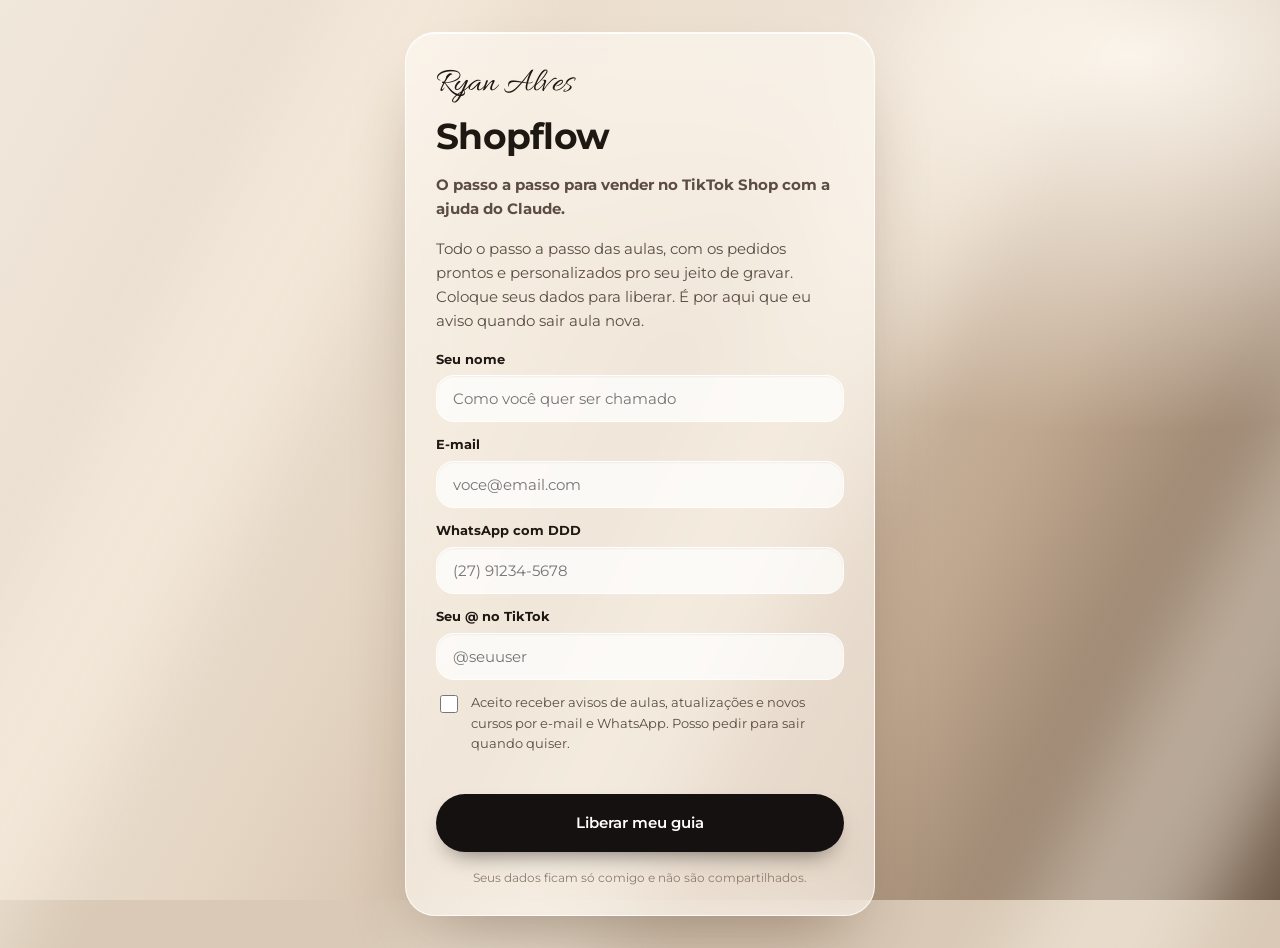
<file: guia/painel-53thp3/index.html>
<!doctype html>
<html lang="pt-BR">
<head>
<meta charset="utf-8">
<meta name="viewport" content="width=device-width,initial-scale=1,viewport-fit=cover">
<title>Shopflow · Guia do painel</title>
<meta name="robots" content="noindex">
<link rel="preconnect" href="https://fonts.googleapis.com">
<link rel="stylesheet" href="https://fonts.googleapis.com/css2?family=Allura&family=Montserrat:wght@400;500;600;700;800&family=Space+Grotesk:wght@600;700&family=Playfair+Display:wght@700&display=swap">
<style>
/* Guia no estilo vidro: fundo areia com luz de janela, painéis de vidro fosco,
   etapas como pílulas que abrem e fecham, botão preto arredondado. Identidade: assinatura Ryan Alves em Allura. */
:root{
  --tinta:#1E1813; --tinta2:#5B4D42; --tinta3:#8C7C6E; --preto:#151110; --ouro:#A8864A;
  --vidro:rgba(255,251,246,.58); --vidro2:rgba(255,253,250,.78); --borda:rgba(255,255,255,.75); --linha:rgba(60,42,28,.12);
  --laranja:#B9542A; --verde:#4E6A39; --verde-bg:rgba(94,128,66,.16); --cinza-bg:rgba(60,42,28,.07);
  --sans:Montserrat,ui-sans-serif,system-ui,-apple-system,sans-serif; --assina:Allura,cursive;
  color-scheme:light;
}
*{box-sizing:border-box}
html,body{margin:0}
[hidden]{display:none!important}
body{min-height:100vh;color:var(--tinta);font-family:var(--sans);font-size:15px;line-height:1.6;background:#D9C9B6}
body::before{content:"";position:fixed;inset:0;z-index:-2;background:radial-gradient(90% 70% at 88% 6%,#FBF5EC 0%,rgba(251,245,236,0) 60%),linear-gradient(118deg,#F1E8DC 0%,#E5D6C4 38%,#BFA78F 72%,#6F5B4A 100%)}
body::after{content:"";position:fixed;inset:-25%;z-index:-1;pointer-events:none;filter:blur(34px);opacity:.75;
  background:repeating-linear-gradient(118deg,rgba(255,247,234,0) 0 140px,rgba(255,247,234,.55) 190px 300px,rgba(255,247,234,0) 350px 520px)}
a{color:inherit}
button{font:inherit;color:inherit}
:focus-visible{outline:2px solid var(--preto);outline-offset:3px}
.assina{font-family:var(--assina);font-size:34px;line-height:1;color:var(--tinta)}
.vidro{background:var(--vidro);-webkit-backdrop-filter:blur(22px) saturate(1.15);backdrop-filter:blur(22px) saturate(1.15);border:1px solid var(--borda);border-radius:30px;box-shadow:0 40px 70px -30px rgba(70,45,25,.45),inset 0 1px 0 rgba(255,255,255,.85)}
.marca{display:flex;align-items:center;gap:10px}
.marca .ponto{width:22px;height:22px;border-radius:50%;border:5px solid var(--ouro);background:var(--preto);flex:none}

/* ---------- botões, campos ---------- */
.btn{display:inline-flex;align-items:center;justify-content:center;gap:10px;border:0;border-radius:999px;padding:15px 26px;background:var(--preto);color:#fff;font-weight:600;font-size:15px;cursor:pointer;text-decoration:none;box-shadow:0 12px 24px -12px rgba(20,15,10,.6)}
.btn.sec{background:rgba(255,255,255,.6);color:var(--tinta);border:1px solid var(--borda);box-shadow:inset 0 1px 0 #fff}
.btn:disabled{opacity:.6;cursor:wait}
.lbl{display:block;font-size:13px;font-weight:700;color:var(--tinta);margin-bottom:6px}
.inp{width:100%;font:15px var(--sans);color:var(--tinta);background:rgba(255,255,255,.72);border:1px solid var(--borda);border-radius:18px;padding:13px 16px;outline:none;box-shadow:inset 0 1px 2px rgba(60,42,28,.06)}
.inp:focus{border-color:var(--tinta3);background:#fff}
textarea.inp{min-height:90px;resize:vertical}
.consent{display:flex;gap:10px;align-items:flex-start;font-size:13px;color:var(--tinta2);cursor:pointer}
.consent input{margin-top:3px;width:18px;height:18px;accent-color:var(--preto);flex:none}
.erro{color:var(--laranja);font-size:13px;margin:0;min-height:1.2em}
.mini{font-size:12px;color:var(--tinta3);text-align:center;margin:0}

/* ---------- cadastro ---------- */
.gate{min-height:100vh;min-height:100dvh;display:grid;place-items:center;padding-block:32px;padding-left:max(16px,env(safe-area-inset-left,0px));padding-right:max(16px,env(safe-area-inset-right,0px))}
.gate-card{width:100%;max-width:470px;padding:34px 30px 28px;display:flex;flex-direction:column;gap:16px}
.gate h1{font-size:clamp(28px,6vw,36px);font-weight:700;letter-spacing:-.02em;line-height:1.1;margin:0;text-wrap:balance}
.gate p.sub{margin:0;color:var(--tinta2)}
.gate form{display:flex;flex-direction:column;gap:12px}
.gate .btn{width:100%;padding:17px}

/* ---------- estrutura ---------- */
.app{display:grid;grid-template-columns:330px minmax(0,1fr);gap:28px;max-width:1240px;margin:0 auto;padding-block:28px;padding-left:max(20px,env(safe-area-inset-left,0px));padding-right:max(20px,env(safe-area-inset-right,0px));min-height:100vh}
.side{position:sticky;top:28px;align-self:start;max-height:calc(100vh - 56px);overflow-y:auto;padding:26px 22px;display:flex;flex-direction:column;gap:18px}
.side .titulo{font-size:15px;font-weight:700;margin-top:4px}
.side .titulo b{font-weight:700;color:var(--ouro)}
.prog{display:flex;gap:14px;align-items:center;padding:12px 16px;border-radius:22px;background:rgba(255,255,255,.55);border:1px solid var(--borda)}
.ring{width:46px;height:46px;flex:none}
.ring circle{fill:none;stroke-width:5}
.ring .bg{stroke:rgba(60,42,28,.12)} .ring .fg{stroke:var(--preto);stroke-linecap:round;transition:stroke-dashoffset .4s}
.prog strong{display:block;font-size:18px;font-variant-numeric:tabular-nums}
.prog span{font-size:12px;color:var(--tinta3);font-variant-numeric:tabular-nums}
.grupo{font-size:17px;font-weight:700;margin:10px 0 2px}
.nav{display:flex;flex-direction:column;gap:6px}
.nav a{display:flex;align-items:center;gap:12px;text-decoration:none;font-size:14px;padding:11px 16px 11px 12px;border-radius:999px;color:var(--tinta2);transition:background .2s}
.nav a .n{width:26px;height:26px;border-radius:50%;display:grid;place-items:center;flex:none;font-size:11px;font-weight:700;background:rgba(60,42,28,.08);color:var(--tinta2)}
.nav a::after{content:"→";margin-left:auto;color:var(--tinta3);font-size:15px}
.nav a:hover{background:rgba(255,255,255,.5)}
.nav a.on{background:rgba(255,255,255,.85);color:var(--tinta);font-weight:600;box-shadow:0 10px 22px -12px rgba(70,45,25,.4),inset 0 1px 0 #fff}
.nav a.feito .n{background:var(--verde);color:#fff}
.nav a.feito::after{content:"✓";color:var(--verde);font-weight:800}
.continuar{margin-top:8px}
.continuar .btn{width:100%}
.side .sair{font-size:12px;color:var(--tinta3);background:none;border:0;cursor:pointer;text-decoration:underline;padding:0;align-self:center}
.topbar{display:none}

.col{min-width:0;display:flex;flex-direction:column;gap:24px}
.hero{padding:34px 34px 30px;display:flex;flex-direction:column;gap:12px}
.selo-rz{margin:0;font-size:12px;font-weight:800;letter-spacing:.2em;text-transform:uppercase;color:var(--ouro)}
.hero h1{font-size:clamp(30px,4.2vw,48px);font-weight:700;letter-spacing:-.025em;line-height:1.06;margin:0;text-wrap:balance;max-width:20ch}
.hero p{margin:0;color:var(--tinta2);max-width:60ch;font-size:16px}
.hero .acoes{display:flex;gap:10px;flex-wrap:wrap;margin-top:8px}
.painel-etapas{padding:18px;display:flex;flex-direction:column;gap:10px}
.painel-etapas > .tit-painel{display:flex;align-items:baseline;justify-content:space-between;gap:12px;padding:10px 10px 6px}
.painel-etapas > .tit-painel h2{font-size:20px;margin:0;font-weight:700}
.painel-etapas > .tit-painel span{font-size:13px;color:var(--tinta3)}

/* ---------- etapa = pílula que abre ---------- */
section.etapa{scroll-margin-top:24px;border-radius:28px;transition:background .25s}
section.etapa.aberta{background:rgba(255,255,255,.42);border:1px solid var(--borda);box-shadow:inset 0 1px 0 rgba(255,255,255,.9)}
.cab-etapa{width:100%;display:flex;align-items:center;gap:14px;text-align:left;cursor:pointer;padding:14px 16px 14px 14px;border-radius:999px;border:1px solid var(--borda);background:rgba(255,255,255,.62);box-shadow:0 10px 24px -16px rgba(70,45,25,.45),inset 0 1px 0 #fff}
.etapa.aberta .cab-etapa{background:rgba(255,255,255,.9)}
.cab-etapa .num{width:36px;height:36px;border-radius:50%;flex:none;display:grid;place-items:center;font-weight:700;font-size:13px;background:rgba(60,42,28,.08)}
.cab-etapa .tit{flex:1;min-width:0;font-weight:600;font-size:15.5px;line-height:1.3}
.cab-etapa .tit small{display:block;font-size:11.5px;font-weight:600;color:var(--tinta3);letter-spacing:.04em}
.cab-etapa .tit em{font-style:normal}
.cab-etapa .st{flex:none;font-size:12px;font-weight:700;padding:6px 14px;border-radius:999px;background:var(--cinza-bg);color:var(--tinta3)}
.cab-etapa .st.agora{background:var(--laranja);color:#fff}
.cab-etapa .st.feito{background:var(--verde-bg);color:var(--verde)}
.etapa.feita .num{background:var(--verde);color:#fff}
.cab-etapa .seta{flex:none;width:30px;height:30px;border-radius:50%;display:grid;place-items:center;font-size:18px;transition:transform .25s}
.etapa.aberta .cab-etapa .seta{transform:rotate(90deg)}
.corpo{display:none;padding:20px 20px 24px;flex-direction:column;gap:16px}
.etapa.aberta .corpo{display:flex}
.corpo > p{margin:0;color:var(--tinta2);max-width:68ch}
h3{font-size:13px;font-weight:700;margin:6px 0 0}

.bloco{background:rgba(255,255,255,.6);border:1px solid var(--borda);border-radius:24px;padding:20px}
ol.passos{margin:0;padding:0;list-style:none;counter-reset:p;display:flex;flex-direction:column;gap:12px}
ol.passos li{counter-increment:p;display:grid;grid-template-columns:30px 1fr;gap:12px;align-items:start}
ol.passos li::before{content:counter(p);width:28px;height:28px;border-radius:50%;background:var(--preto);color:#fff;font-weight:700;font-size:12px;display:grid;place-items:center}
.links{display:flex;flex-wrap:wrap;gap:10px}

.prompt{border:1px solid var(--borda);border-radius:24px;overflow:hidden;background:rgba(255,255,255,.75)}
.prompt .hd{display:flex;justify-content:space-between;align-items:center;gap:10px;padding:10px 12px 10px 18px;border-bottom:1px solid var(--linha)}
.prompt .hd span{font-size:12.5px;font-weight:700;color:var(--tinta2)}
.prompt .hd button{font-size:13px;font-weight:600;padding:9px 18px;border-radius:999px;border:0;background:var(--preto);color:#fff;cursor:pointer}
.prompt .hd button.ok{background:var(--verde)}
.prompt pre{margin:0;padding:18px;font-family:var(--sans);font-size:13.5px;line-height:1.6;white-space:pre-wrap;word-break:break-word;max-height:300px;overflow:auto}
.pers{font-size:12px;color:var(--verde);font-weight:600}
.pers.nao{color:var(--laranja)}

.checks{list-style:none;margin:0;padding:0;display:flex;flex-direction:column;gap:8px}
.checks label{display:flex;gap:12px;align-items:center;cursor:pointer;font-size:14px;padding:10px 14px;border-radius:999px;background:rgba(255,255,255,.45);border:1px solid var(--borda)}
.checks input{appearance:none;-webkit-appearance:none;width:22px;height:22px;border-radius:50%;border:1.5px solid var(--tinta3);background:#fff;flex:none;margin:0;display:grid;place-items:center;cursor:pointer}
.checks input:checked{background:var(--verde);border-color:var(--verde)}
.checks input:checked::after{content:"✓";color:#fff;font-size:12px;font-weight:800}
.checks input:checked + span{color:var(--tinta3);text-decoration:line-through}

.passos-aula{display:flex;flex-direction:column;gap:16px}
.passo{display:grid;grid-template-columns:34px minmax(0,1fr);gap:14px;align-items:start}
.passo .pn{width:32px;height:32px;border-radius:50%;background:var(--preto);color:#fff;font-weight:700;font-size:13px;display:grid;place-items:center}
.passo .pc{min-width:0;display:flex;flex-direction:column;gap:10px}
.passo .pc > p{margin:5px 0 0}
.prompt pre .mais{display:block;margin-top:10px;color:var(--tinta3);font-style:italic}
.nota{font-size:13.5px;padding:14px 18px;border-radius:20px;background:rgba(60,42,28,.07);color:var(--tinta)}

.q{display:flex;flex-direction:column;gap:22px}
.q .item > .lbl{margin-bottom:10px}
.q .item small{display:block;font-weight:500;color:var(--tinta3);font-size:12px;margin-top:2px}
.chips{display:flex;flex-wrap:wrap;gap:8px}
.chip{border:1px solid var(--borda);background:rgba(255,255,255,.65);border-radius:999px;padding:9px 16px;font-size:13.5px;cursor:pointer;box-shadow:inset 0 1px 0 #fff}
.chip:hover{background:#fff}
.chip[aria-pressed="true"]{background:var(--preto);color:#fff;border-color:var(--preto)}
.preset{display:flex;gap:14px;align-items:center;justify-content:space-between;flex-wrap:wrap;padding:18px 20px;border-radius:24px;background:rgba(255,255,255,.55);border:1px solid var(--borda)}
.preset p{margin:0;font-size:14px;max-width:52ch}
.preset p b{font-size:16px}
.resumo{font-size:13.5px;color:var(--tinta2);padding:14px 18px;border-radius:20px;background:rgba(255,255,255,.45)}
.resumo b{color:var(--tinta)}

footer.fim{text-align:center;color:var(--tinta2);font-size:13px;display:flex;flex-direction:column;align-items:center;gap:4px;padding:10px 0 20px}
.toast{position:fixed;bottom:calc(24px + env(safe-area-inset-bottom,0px));left:50%;transform:translateX(-50%) translateY(20px);background:var(--preto);color:#fff;padding:12px 20px;border-radius:999px;font-size:13px;opacity:0;transition:.25s;pointer-events:none;z-index:50}
.toast.on{opacity:1;transform:translateX(-50%) translateY(0)}

@media (max-width:900px){
  .app{grid-template-columns:1fr;padding-block:0 28px;gap:18px}
  .side{position:fixed;inset:10px auto 10px 10px;width:min(86vw,330px);max-height:none;z-index:40;transform:translateX(-110%);transition:transform .25s;padding-top:calc(26px + env(safe-area-inset-top,0px))}
  .side.aberto{transform:none}
  .veu{position:fixed;inset:0;background:rgba(40,28,18,.3);z-index:30}
  .topbar{display:flex;position:sticky;top:0;z-index:20;justify-content:space-between;align-items:center;gap:12px;margin:0 calc(-1 * max(20px, env(safe-area-inset-left,0px))) 0;padding-block:calc(10px + env(safe-area-inset-top,0px)) 10px;padding-left:max(20px,env(safe-area-inset-left,0px));padding-right:max(20px,env(safe-area-inset-right,0px));background:rgba(245,236,224,.7);-webkit-backdrop-filter:blur(16px);backdrop-filter:blur(16px);border-bottom:1px solid var(--borda)}
  .topbar .assina{font-size:28px}
  .topbar button{border:1px solid var(--borda);background:rgba(255,255,255,.7);border-radius:999px;padding:8px 16px;font-size:13px;font-weight:600;cursor:pointer}
  .hero{padding:26px 22px}
  .painel-etapas{padding:10px;border-radius:26px}
  .corpo{padding:16px 10px 20px}
  .cab-etapa .st{display:none}
  .bloco{padding:16px}
}
@media (prefers-reduced-motion:reduce){*{transition:none!important}}
</style>
</head>
<body>

<!-- =============== CADASTRO =============== -->
<main class="gate" id="gate">
  <div class="gate-card vidro">
    <div class="assina">Ryan Alves</div>
    <h1>Shopflow</h1>
    <p class="sub"><b>O passo a passo para vender no TikTok Shop com a ajuda do Claude.</b></p>
    <p class="sub">Todo o passo a passo das aulas, com os pedidos prontos e personalizados pro seu jeito de gravar. Coloque seus dados para liberar. É por aqui que eu aviso quando sair aula nova.</p>
    <form id="cadastro" novalidate>
      <div><label class="lbl" for="nome">Seu nome</label><input class="inp" id="nome" type="text" autocomplete="name" placeholder="Como você quer ser chamado"></div>
      <div><label class="lbl" for="email">E-mail</label><input class="inp" id="email" type="email" autocomplete="email" placeholder="voce@email.com"></div>
      <div><label class="lbl" for="whats">WhatsApp com DDD</label><input class="inp" id="whats" type="tel" autocomplete="tel" inputmode="tel" placeholder="(27) 91234-5678"></div>
      <div><label class="lbl" for="tiktok">Seu @ no TikTok</label><input class="inp" id="tiktok" type="text" autocomplete="off" placeholder="@seuuser"></div>
      <label class="consent"><input id="aceite" type="checkbox"><span>Aceito receber avisos de aulas, atualizações e novos cursos por e-mail e WhatsApp. Posso pedir para sair quando quiser.</span></label>
      <p class="erro" id="erro" role="alert"></p>
      <button class="btn" id="enviar" type="submit">Liberar meu guia</button>
    </form>
    <p class="mini">Seus dados ficam só comigo e não são compartilhados.</p>
  </div>
</main>

<!-- =============== GUIA =============== -->
<div class="app" id="guia" hidden>
  <aside class="side vidro" id="side">
    <div>
      <div class="marca"><span class="ponto" aria-hidden="true"></span><span class="assina">Ryan Alves</span></div>
      <div class="titulo"><b>Shopflow</b> · o guia</div>
    </div>
    <div class="prog">
      <svg class="ring" viewBox="0 0 48 48" aria-hidden="true"><circle class="bg" cx="24" cy="24" r="20"/><circle class="fg" id="ringfg" cx="24" cy="24" r="20" transform="rotate(-90 24 24)" stroke-dasharray="125.66" stroke-dashoffset="125.66"/></svg>
      <div><strong id="pct">0%</strong><span id="cnt">0 de 0 marcados</span></div>
    </div>
    <nav class="nav" id="nav">
      <div class="grupo">Painel</div>
      <a href="#e4"><span class="n">01</span>Criar seu painel</a>
      <a href="#e5"><span class="n">02</span>Subir suas vendas</a>
      <div class="grupo">Criar</div>
      <a href="#e7"><span class="n">03</span>Copiar estrutura de vídeo</a>
    </nav>
    <div class="continuar"><button class="btn" type="button" data-continuar>Continuar de onde parei</button></div>
    <button class="sair" id="sair" type="button">Sair deste aparelho</button>
  </aside>

  <div>
    <div class="topbar"><span class="assina">Ryan Alves</span><button type="button" id="abrirMenu">Etapas · <span id="pctTop">0%</span></button></div>
    <main class="main">
      <div class="col">

        <header class="hero vidro">
          <div class="marca"><span class="ponto" aria-hidden="true"></span><span class="assina">Ryan Alves</span></div>
          <p class="selo-rz">Shopflow · Painel</p>
          <h1>Seu painel de TikTok Shop.</h1>
          <p>O que vender, o que gravar e onde focar, com as suas vendas de verdade. São 3 etapas. Abra pelo mesmo navegador do guia principal: as respostas da etapa 03 de lá já vêm junto.</p>
          <div class="acoes"><button class="btn" type="button" data-continuar>Continuar de onde parei</button><a class="btn sec" href="../">Voltar ao guia principal</a></div>
        </header>

        <div class="painel-etapas vidro">
          <div class="tit-painel"><h2>Etapas</h2><span id="cntPainel"></span></div>
        <!-- 04 -->
        <section class="etapa" id="e4" data-etapa>
          <div class="tag"><span class="e">ETAPA 01</span><span class="g">Painel</span></div>
          <h2>Crie seu painel</h2>
          <p>Seu painel é um site seu, com login e com o seu próprio banco de dados. Só você entra, abre no celular e funciona mesmo se você ainda não vende nada.</p>
          <div class="passos-aula"><div class="passo"><span class="pn">1</span><div class="pc"><p><b>Crie 2 contas grátis</b> (uma vez só): o <b>GitHub</b>, onde o site fica no ar, e o <b>Supabase</b>, onde ficam os seus dados. No Supabase, entre com o GitHub e clique em <b>New project</b> (nome <i>painel-tiktok</i>, região São Paulo).</p><div class="links"><a class="btn sec" href="https://github.com/signup" target="_blank" rel="noopener">Criar conta no GitHub</a><a class="btn sec" href="https://supabase.com/dashboard/sign-up" target="_blank" rel="noopener">Criar conta no Supabase</a></div></div></div><div class="passo"><span class="pn">2</span><div class="pc"><p><b>Preencha aqui</b> como quer o seu painel e os dados do seu Supabase. O texto de copiar já leva tudo isso.</p><div class="bloco q" id="quizPainel"></div></div></div><div class="passo"><span class="pn">3</span><div class="pc"><p><b>Aperte Copiar</b>, vá na aba <b>Code</b> do Claude, clique na caixa de mensagem, cole (<b>Cmd + V</b> no Mac, <b>Ctrl + V</b> no Windows) e aperte <b>Enter</b>.</p><div class="prompt"><div class="hd"><span>Skill do painel + pedido</span><button type="button" data-copiar="pInstPainel">Copiar</button></div><pre id="pInstPainel"></pre></div></div></div><div class="passo"><span class="pn">4</span><div class="pc"><p><b>Siga o Claude, um passo por vez.</b> Ele baixa o painel, te mostra onde colar o banco no Supabase, como criar o seu login e publica o site no seu GitHub. Clique em <b>Permitir</b> quando ele pedir.</p></div></div><div class="passo"><span class="pn">5</span><div class="pc"><p><b>Ligue a transcrição</b> (2 minutos): crie uma conta grátis na <b>Supadata</b>, abra <b>API Keys</b>, copie a sua chave e cole no painel em <b>Meu perfil</b> &gt; <b>Chave da Supadata</b>. É ela que escreve a fala dos vídeos de referência na aba Criar.</p><div class="links"><a class="btn sec" href="https://supadata.ai" target="_blank" rel="noopener">Abrir a Supadata</a></div></div></div><div class="passo"><span class="pn">6</span><div class="pc"><p>Abra o endereço do painel, entre com o seu e-mail e senha e <b>salve nos favoritos</b>. Ainda não vende? A tela Hoje mostra os <b>Primeiros passos</b>.</p></div></div></div>
          <p class="nota"><b>Senha e chave secreta, nunca no Claude.</b> A senha do login você cria no site do Supabase e a chave da Supadata você cola no seu painel. Na conversa só vai a chave <b>publishable</b> do Supabase, que é pública.</p>
          <ul class="checks"><li><label><input type="checkbox" data-c="e4a"><span>Meu painel está no ar</span></label></li><li><label><input type="checkbox" data-c="e4b"><span>Entrei com meu e-mail e senha</span></label></li><li><label><input type="checkbox" data-c="e4c"><span>Liguei a transcrição</span></label></li></ul>
        </section>

        <!-- 05 -->
        <section class="etapa" id="e5" data-etapa>
          <div class="tag"><span class="e">ETAPA 02</span><span class="g">Painel</span></div>
          <h2>Suba suas vendas</h2>
          <p>Tudo pelo celular: a Central de afiliados não abre no computador. Toda manhã você baixa o extrato de pedidos e sobe no painel. Quando sair a primeira venda, o painel vira o painel completo.</p>
          <div class="passos-aula"><div class="passo"><span class="pn">1</span><div class="pc"><p><b>Instale o painel como app.</b> Abra o endereço do seu painel no celular. iPhone: no <b>Safari</b>, toque em <b>Compartilhar</b> e em <b>Adicionar à Tela de Início</b>. Android: no <b>Chrome</b>, toque nos <b>três pontinhos</b> e em <b>Instalar app</b>. De manhã, ao abrir, ele te lembra de subir o extrato.</p></div></div><div class="passo"><span class="pn">2</span><div class="pc"><p>No <b>app do TikTok</b>, entre na <b>Central de afiliados</b> e vá em <b>Pedidos</b>. Escolha o período (até 90 dias) e toque em <b>Exportar</b>. O arquivo vai para <b>Arquivos</b> (iPhone) ou <b>Downloads</b> (Android).</p></div></div><div class="passo"><span class="pn">3</span><div class="pc"><p>No painel, abra <b>Importar</b>, toque em <b>Escolher arquivo</b> e pegue o extrato. Pode subir de novo quando quiser: pedido repetido não duplica.</p></div></div><div class="passo"><span class="pn">4</span><div class="pc"><p>Abra <b>Hoje</b>. Ali estão os <b>Principais</b> (o que mais te paga), o <b>Dê atenção</b> (produtos começando a vender: grave mais deles) e o <b>Esfriando</b>.</p></div></div><div class="passo"><span class="pn">5</span><div class="pc"><p>Clique em <b>Lançar no dia</b> para montar a lista de vídeos de hoje com horários.</p></div></div></div>
          <p class="nota"><b>Recebeu amostra?</b> Tire um print (a tela da amostra no TikTok, a conversa com a loja ou a foto da caixa), mande no Claude e escreva: <i>"Cadastra essa amostra no meu painel"</i>. Ele lê o print, te mostra o que entendeu e cadastra depois do seu sim.</p>
          <ul class="checks"><li><label><input type="checkbox" data-c="e5c"><span>Instalei o painel como app no celular</span></label></li><li><label><input type="checkbox" data-c="e5a"><span>Importei meu primeiro extrato</span></label></li><li><label><input type="checkbox" data-c="e5b"><span>Lancei meu primeiro dia</span></label></li></ul>
        </section>

        <!-- 07 -->
        <section class="etapa" id="e7" data-etapa>
          <div class="tag"><span class="e">ETAPA 03</span><span class="g">Gravar</span></div>
          <h2>Modele a copy de um vídeo que vendeu</h2>
          <p>Fica dentro do seu painel, na aba <b>Criar</b>. Você pega um vídeo que deu certo, mantém a estrutura, o tom e a ordem, e troca o produto, a dor e o cenário.</p>
          <div class="passos-aula"><div class="passo"><span class="pn">1</span><div class="pc"><p>No painel, abra a aba <b>Criar</b>.</p></div></div><div class="passo"><span class="pn">2</span><div class="pc"><p>Cole o <b>link</b> do vídeo do TikTok, clique em <b>Adicionar referência</b> e depois em <b>Transcrever</b>. Em até 3 minutos a fala aparece escrita (usa 1 crédito da Supadata).</p></div></div><div class="passo"><span class="pn">3</span><div class="pc"><p>Escolha o <b>produto</b> (o mesmo do vídeo, um dos seus ou outro) e marque <b>o que muda</b>: gancho, jeito de falar, história, dor ou oferta.</p></div></div><div class="passo"><span class="pn">4</span><div class="pc"><p>Clique em <b>Copiar o pedido</b>, cole no Claude e traga a resposta para a caixa <b>Copy pronta</b>. Clique em <b>Ver roteiro de gravação</b>: aparece cena por cena, a fala e o que mostrar na tela. Ajuste o que quiser e clique em <b>Salvar copy</b>.</p></div></div><div class="passo"><span class="pn">5</span><div class="pc"><p>Clique em <b>Mandar pra agenda de hoje</b> para o vídeo entrar no seu plano do dia.</p></div></div></div>
          <p class="nota"><b>A transcrição às vezes erra nome de marca:</b> dê uma lida no texto antes de copiar o pedido. Os créditos grátis da Supadata (100 por mês) voltam todo mês.</p>
          <ul class="checks"><li><label><input type="checkbox" data-c="e7a"><span>Modelei minha primeira copy</span></label></li></ul>
        </section>

        </div>
        <footer class="fim"><span class="assina">Ryan Alves</span><span>Shopflow · Dúvida em alguma etapa? Volte na aula dela.</span></footer>
      </div>
    </main>
  </div>
</div>
<div class="veu" id="veu" hidden></div>
<div class="toast" id="toast"></div>

<script>
/* ====== CONFIGURAÇÃO DO GOOGLE FORMS ======
   FORM_URL: link do formulário trocando "/viewform" por "/formResponse".
   ENTRY_*: os códigos "entry.123456" de cada pergunta. Vazio = não salva (modo teste). */
/* Skills completas do curso (o botão Copiar leva o texto inteiro) */
var SKILLS = {"painel-tiktok-shop": "---\nname: painel-tiktok-shop\ndescription: Cria e mantém o painel de TikTok Shop do aluno (curso Shopflow) como um site próprio no GitHub Pages, com o Supabase do aluno (login, banco e transcrição pela Supadata). Use quando o aluno pedir para criar, publicar, abrir, atualizar ou consertar o painel, ligar a transcrição, cadastrar amostra ou marcar vídeos no painel.\n---\n\n# Painel TikTok Shop (site do aluno)\n\nO aluno é iniciante. Fale português simples, frases curtas, UM passo por vez, e espere ele dizer \"pronto\" antes do próximo. Nunca use termo técnico sem explicar. Diga sempre ONDE clicar, com o nome exato do botão.\n\n- Modelo do painel (do curso do Ryan): `https://ugc.ryalvz.com.br/painel-modelo/` (arquivos: `index.html`, `app.js`, `app.css`, `banco.sql`, `manifest.webmanifest`, `sw.js`, `icone-192.png`, `icone-512.png`, `icone-maskable-512.png`, `apple-touch-icon.png`).\n- Pasta do painel no computador do aluno: `Documentos/Shopflow/painel` (Windows: `Documents\\Shopflow\\painel`).\n- Guarde em `~/.claude/skills/painel-tiktok-shop/meu-painel.txt`: o endereço do painel, o e-mail de login, o usuário do GitHub e a URL do Supabase (nunca senha, nunca chave).\n\n**Segurança, sempre:** nunca peça, digite nem guarde senha, código de verificação ou chave secreta (`secret`, `service_role`, a chave da Supadata). Quem cola senha e chave secreta é o aluno, no site do Supabase. A única chave que entra nos arquivos é a **publishable** (ou `anon public`), que é pública.\n\n## Criar o painel (primeira vez)\n\nO pedido do guia traz: nome, como quer ser chamado, @, meta, vídeos por dia, estilo, cor, a URL do Supabase, a chave publishable e o e-mail de login. Se faltar a URL ou a chave, explique onde achar (passo 1) e espere.\n\n1. **Supabase (conta e projeto).** Se o aluno ainda não tem: supabase.com > Start your project > entrar com o GitHub > New project: nome `painel-tiktok`; Database password = clique em **Generate a password** e guarde num lugar seguro (o painel não usa); Region = **Americas** serve (ou São Paulo em \"Need a specific region?\"); em Data access deixe **Enable Data API** e **Grant API access...** marcados e marque também **Enable RLS on new tables automatically** > **Create new project**. Espere ficar verde. A URL e a chave: botão **Connect** no topo do projeto > aba **Framework** (a primeira; se abrir na aba MCP, troque). Copie o que vem depois do `=` em `SUPABASE_URL` e em `SUPABASE_PUBLISHABLE_KEY` (ou `ANON_KEY`). A chave também fica em **Project Settings** (engrenagem) > **API Keys**, a que começa com `sb_publishable_`. Se a chave começar com `sb_secret_` ou tiver `service_role`, PARE: \"Essa é a chave secreta. Apague da conversa e me mande a Publishable.\"\n2. **Baixar o painel.** Crie a pasta e baixe os 10 arquivos do modelo para ela (`curl -fsSL -o <arquivo> https://ugc.ryalvz.com.br/painel-modelo/<arquivo>`). Crie o `config.js` com a URL e a chave:\n   ```js\n   window.PAINEL_CONFIG = {\n     SUPABASE_URL: \"https://xxxx.supabase.co\",\n     SUPABASE_ANON_KEY: \"sb_publishable_...\",\n     PERFIL_INICIAL: { nome: \"Juliana Souza\", apelido: \"Ju\", tiktok: \"@jusouza\", meta_gmv: 5000, meta_videos: 5, estilo: \"glass\", cor: \"rosa\" }\n   };\n   ```\n   O `PERFIL_INICIAL` vem do pedido do guia e entra sozinho no perfil no primeiro login. `estilo`: Minimalista = `minimal`, Moderno Editorial = `editorial`, Glass / Aurora = `glass`, Premium Neon = `neon` (nome antigo: Modern Light ou Clássico = `minimal`, Bold = `editorial`, Dark = `neon`). `cor`: `cafe`, `oliva`, `grafite`, `rosa`, `azul`, `lavanda`, `terracota`, `energia`. Meta \"ainda não sei\" = `null`. Campo \"(não informado)\": deixe de fora.\n3. **Criar o banco.** Copie o `banco.sql` para a área de transferência (Mac: `pbcopy < banco.sql`; Windows: `Get-Content banco.sql -Raw | Set-Clipboard`) e diga: \"No Supabase, clique em **SQL Editor** (menu da esquerda) > **New query**, cole (Cmd+V ou Ctrl+V) e clique em **Run**. Se aparecer o aviso **Potential issue detected**, clique em **Run query**: ele aparece porque o arquivo recria as regras de segurança, mas não apaga nenhum dado. Tem que aparecer Success.\" Pode rodar de novo sem medo: não apaga nada. No Mac, se aparecer \"Colando de iPhone\", cancele no x e copie de novo (é a área de transferência do iPhone atrapalhando).\n4. **Criar o seu login.** Diga: \"Clique em **Authentication** > **Users** > **Add user** > **Create new user**. Coloque o seu e-mail (<e-mail do pedido>), crie uma senha, marque **Auto Confirm User** e clique em **Create user**.\" Depois: \"Em **Authentication** > **Sign In / Providers**, desligue **Allow new users to sign up** e salve. Assim ninguém mais cria conta no seu painel.\"\n5. **Publicar no GitHub Pages.**\n   - Precisa do `git` e do `gh` (GitHub CLI). Se faltar, peça o sim e instale (Mac: `brew install gh git`; Windows: `winget install GitHub.cli Git.Git`).\n   - `gh auth status`; se não estiver logado: `gh auth login --web --git-protocol https`. O aluno entra pelo navegador (nunca digite a senha dele).\n   - Na pasta do painel: `git init -b main`, `git add .`, `git commit -m \"Meu painel TikTok Shop\"`, `gh repo create painel-tiktok-shop --public --source . --push`.\n   - Ligue o Pages: `gh api -X POST repos/<usuario>/painel-tiktok-shop/pages -f \"source[branch]=main\" -f \"source[path]=/\"`.\n   - Endereço: `https://<usuario>.github.io/painel-tiktok-shop/`. Espere 1 ou 2 minutos e confira com `curl -sI` até responder 200.\n   - O código fica público, os dados não: quem protege são as travas do banco.\n6. **Endereço do painel no Supabase** (para o \"esqueci minha senha\" funcionar): \"Em **Authentication** > **URL Configuration**, coloque o endereço do painel em **Site URL** e salve.\"\n7. Guarde o `meu-painel.txt`, abra o endereço no navegador e diga, exatamente assim:\n   - \"Seu painel está no ar: <endereço>. Salve nos favoritos, abre no celular também.\"\n   - \"Entre com o seu e-mail e a senha que você criou no Supabase. Só você entra. Seu nome e seu estilo já vão estar lá.\"\n   - \"Último passo: ligar a transcrição dos vídeos de referência. Leva 2 minutos.\" (siga para a seção abaixo)\n   - Depois da transcrição, se existir `Documentos/Shopflow/Agendados`, `Postados` ou `agenda.csv`, faça \"Puxar os vídeos que você já agendou\" (abaixo).\n\nSe o curl do modelo falhar, diga: \"Não consegui baixar o modelo do painel. Avise o Ryan.\" Não monte o painel de outro jeito.\n\n## Ligar a transcrição (Supadata)\n\nA aba Criar transcreve sozinha o vídeo de referência pelo link. Quem ouve é a Supadata. São 3 passos, todos do aluno (a chave nunca passa pela conversa):\n\n1. \"Crie uma conta grátis em **supadata.ai** (100 transcrições por mês, sem cartão). Pode entrar com o Google.\"\n2. \"No painel da Supadata, abra **API Keys** e copie a sua chave (começa com `sd_`).\"\n3. \"No seu painel, abra **Meu perfil**, cole em **Chave da Supadata** e clique em **Salvar**.\"\n\nTeste: aba **Criar** > cole o link de um vídeo do TikTok > **Adicionar referência** > **Transcrever**. Leva até 3 minutos.\nSe o painel disser que a chave não funcionou: copie de novo no site da Supadata (nunca de outro lugar) e salve em Meu perfil.\n\n## Abrir o painel de novo\n\nLeia `meu-painel.txt` e abra o endereço no navegador.\n\n## Versão nova do painel\n\nQuando o aluno disser que saiu versão nova (ou pedir para atualizar o painel):\n\n1. Leia `meu-painel.txt`. Se não existir, pergunte o endereço do painel e procure a pasta `Documentos/Shopflow/painel`. Se a pasta não existir neste computador: `gh repo clone <usuario>/painel-tiktok-shop` dentro de `Documentos/Shopflow` e renomeie para `painel`.\n2. Na pasta do painel, baixe de novo TODOS os arquivos do modelo (`index.html`, `app.js`, `app.css`, `banco.sql`, `manifest.webmanifest`, `sw.js` e os 4 ícones .png). NUNCA sobrescreva o `config.js`.\n3. Copie o `banco.sql` para a área de transferência e diga: \"No Supabase, abra **SQL Editor** > **New query**, cole e clique em **Run**. Se aparecer **Potential issue detected**, clique em **Run query** (é normal: ele recria as regras de segurança e não apaga nada). Tem que aparecer **Success**.\" Espere o \"pronto\". Sem esse passo, o painel abre, mas avisa \"Falta atualizar o banco do painel\" quando tenta salvar algo novo.\n4. `git add . && git commit -m \"Versão nova do painel\" && git push`. Em 1 ou 2 minutos o site atualiza; os dados continuam no Supabase.\n5. Peça para abrir o painel e recarregar a página (no celular, fechar e abrir o app). Depois conte o que mudou, em poucas linhas (veja \"O que cada tela faz\").\n\n## Cadastrar amostra por print ou mensagem\n\nQuando o aluno mandar um print (tela de amostra do TikTok Shop, conversa com a loja, foto da caixa) ou escrever \"recebi a amostra do X\":\n\n1. Tire do print: **produto** (como aparece no TikTok Shop), **data em que recebeu**, **prazo para postar** e **custo** (0 se foi grátis). O que faltar: recebida = hoje, prazo = hoje + 7 dias, custo = 0. Não invente nome de produto: se não der para ler, pergunte.\n2. Mostre em 4 linhas (Produto, Recebi em, Postar até, Custo) e pergunte: \"Cadastro assim?\"\n3. Depois do sim, há dois jeitos (ofereça o primeiro):\n   - **No painel:** \"Abra a aba **Amostras** e preencha: ...\" (com os dados prontos para copiar).\n   - **Pelo SQL Editor:** monte, copie para a área de transferência e peça para colar e rodar:\n     ```sql\n     insert into public.amostras (user_id, produto, recebida_em, prazo_postar, custo, decisao, obs)\n     values ((select id from auth.users where email = '<e-mail do meu-painel.txt>'), 'Nome do produto', '2026-11-20', '2026-11-27', 0, 'testando', 'cadastrada por print');\n     ```\n     Vários prints: um `insert` com várias linhas em `values`. Se o aluno tem mais de um perfil do TikTok no painel e a amostra é de um perfil que não é o principal, pergunte de qual é e acrescente a coluna `conta` (o id do perfil aparece em `select contas from public.perfis`; o principal é `''`).\n4. Para mudar a decisão (\"o projetor vendeu, escala\"): na aba Amostras, ou `update public.amostras set decisao = 'escalar' where produto = '...'` (`testando`, `escalar`, `monitorar` ou `pausar`).\n\n## Marcar vídeos no painel (usado pela skill agendar-tiktok-shop)\n\nOs vídeos do dia ficam na tabela `videos` (`data`, `hora`, `produto`, `bloco`, `status`). `status`: `rascunho` (a gravar), `agendado` ou `postado`. `bloco`: `principal`, `com_vendas` ou `teste`.\n\nNo fim de um agendamento, monte UM comando com todos os vídeos, copie e peça para colar no SQL Editor e rodar:\n\n```sql\ninsert into public.videos (user_id, data, hora, produto, bloco, status) values\n  ((select id from auth.users where email = '<e-mail>'), '2026-11-22', '12:00', 'Nome do produto', 'principal', 'agendado'),\n  ((select id from auth.users where email = '<e-mail>'), '2026-11-22', '13:00', 'Outro produto', 'teste', 'agendado');\n```\n\nMais de um perfil do TikTok no painel: acrescente a coluna `conta` com o id do perfil em que o vídeo foi agendado (`select contas from public.perfis` mostra os ids; o principal é `''`, que já é o padrão).\n\nSe o vídeo já estava na agenda do dia (lançado pela Sugestão do dia), use `update public.videos set status = 'agendado', hora = '12:00' where id = (select id from public.videos where data = '2026-11-22' and produto = '...' and status = 'rascunho' order by id limit 1);` em vez de criar outro. O aluno também pode só tocar no status do vídeo na aba Vídeos.\n\n## Puxar os vídeos que você já agendou (pastas do computador)\n\nO aluno usa o agendamento desde o 1º dia; o painel chega no 7º. Use quando o painel acabou de ser criado ou quando ele pedir (\"puxa meus vídeos pro painel\", \"sincroniza com as pastas\").\n\n1. Leia `Documentos/Shopflow/agenda.csv` (`data;hora;produto;bloco;arquivo`). Cada linha é um vídeo.\n2. Vídeo que está em `Agendados/AAAA-MM-DD/` ou `Postados/AAAA-MM-DD/` e não aparece no `agenda.csv`: data = nome da pasta, hora vazia, bloco = `teste` se o nome do arquivo tiver \"teste\", senão vazio; produto = nome do arquivo sem o número e sem a extensão. Se o aluno já importou pedidos, troque pelo nome mais parecido da lista de produtos do painel (peça para ele rodar `select distinct nome from public.pedidos order by 1` se precisar). Na dúvida, pergunte.\n3. Status: data antes de hoje = `postado`; hoje ou depois = `agendado`.\n4. Mostre uma tabela (data, hora, produto, status) com o total por status e pergunte: \"Coloco no painel assim?\"\n5. Depois do sim, monte UM comando que não duplica (rodar de novo não cria repetido), copie e peça para colar no SQL Editor e rodar:\n\n```sql\ninsert into public.videos (user_id, data, hora, produto, bloco, status)\nselect u.id, v.data::date, v.hora::time, v.produto, v.bloco, v.status\nfrom (values\n  ('2026-11-20', '12:00', 'Nome do produto', 'principal', 'postado'),\n  ('2026-11-21', null, 'Outro produto', 'teste', 'postado')\n) as v(data, hora, produto, bloco, status)\ncross join (select id from auth.users where email = '<e-mail do meu-painel.txt>') u\nwhere not exists (select 1 from public.videos x where x.user_id = u.id and x.data = v.data::date and x.produto = v.produto and x.hora is not distinct from v.hora::time);\n```\n\nBloco vazio vai como `null`. Mais de um perfil do TikTok: acrescente `conta` como em \"Marcar vídeos no painel\". Depois: \"Pronto, abra a aba Vídeos e escolha um dia para ver.\"\n\n## O que cada tela faz (para explicar ao aluno)\n\n- **Hoje**: sem vendas ainda, mostra os primeiros passos, os produtos para testar e o plano do dia (modo Começando). Com vendas: vendas de ontem, vendas e comissão do mês, gráfico de vendas por dia, vendas por categoria e por canal, meta do mês, os produtos principais, os que estão começando a vender (\"Dê atenção\") e os que estão esfriando. Produto sem estoque: toque em **esgotou?** e ele sai das sugestões até vender de novo (volta sozinho). \"Lançar no dia\" monta a lista de vídeos; depois o Plano mostra o status de cada um (Postado, Agendado, A gravar) e o cartão \"Vídeos de hoje\" conta só os postados (os agendados aparecem à parte). De manhã, ao abrir, lembra de subir o extrato.\n- **Resultados**: vendas, comissão, pedidos e ticket médio do mês contra o mês anterior. **Todo o período**: total desde o começo, ticket médio, gráfico mês a mês, divisão por canal e por categoria. Para ver mais para trás, exporte do TikTok de 90 em 90 dias e importe todos (pedido repetido não duplica). Passando o dedo ou o mouse nos gráficos, aparece o valor.\n- **Pedidos**: o que já foi pago (Liquidado), o que ainda vai cair (Pendente), o que espera o cliente pagar e o que não gera comissão (Inelegível). Avisa as lojas e os produtos com 20% ou mais de pedido inelegível, para ficar de olho. Lista com busca e filtro por status.\n- **Produtos**: produtos dos últimos 30 dias, com sinal, tendência, categoria e subcategoria (reconhecidas pelo nome; dá para corrigir na lista) e o botão de marcar esgotado.\n- **Vídeos**: a **Sugestão do dia** (a meta de Meu perfil dividida em 40% principais, 40% com vendas, 20% testes, com horário e botão de lançar), a agenda do dia e os vídeos que mais venderam.\n- **Criar**: modelar a copy de um vídeo que vendeu. Cola o link, clica em **Transcrever** (Supadata, com a chave de Meu perfil), escolhe o produto e o que muda, clica em **Copiar o pedido**, cola no Claude e traz a resposta para a caixa Copy pronta. **Ver roteiro de gravação** mostra cena por cena (fala, o que mostrar na tela, texto na tela) e dá para imprimir. Fica salvo.\n- **Amostras**: produtos recebidos ou escolhidos para testar.\n- **Importar**: onde sobe o extrato de pedidos do TikTok Shop. A Central de afiliados não abre no computador: no **app do TikTok**, Central de afiliados > Pedidos > período > **Exportar**; o arquivo vai para Arquivos (iPhone) ou Downloads (Android). No painel, **Escolher arquivo**. Com mais de um perfil, escolha antes de qual perfil é o extrato.\n- **Meu perfil**: nome, como quer ser chamado, @, chave da Supadata, meta, vídeos por dia. **Perfis do TikTok**: quem tem mais de um @ cadastra aqui (cada um com a sua meta); aparece um seletor no menu para ver um perfil por vez ou todos somados. **Aparência**: 4 modelos (Minimalista, Moderno Editorial, Glass / Aurora, Premium Neon) e 8 paletas, com prévia antes de aplicar. **App no celular**: como instalar o painel na tela inicial (iPhone: Safari > Compartilhar > Adicionar à Tela de Início; Android: Chrome > três pontinhos > Instalar app). **Lembrete de manhã** (no mesmo card): escolha a hora e toque em **Ativar lembrete**; o celular pede para permitir notificações (toque em **Permitir**) e chega na hora uma notificação de teste. Depois, todo dia nessa hora chega \"Hora de subir o extrato\", mesmo com o app fechado; tocar nela abre o painel em Importar. No iPhone só funciona com o painel instalado na tela inicial e aberto por lá (iOS 16.4 ou mais novo). Se não chegar: Ajustes do celular > Notificações > Meu painel > Permitir; no painel, **Mandar um teste**. Para parar, **Desligar**. É por celular: em cada aparelho que quiser receber, ative lá.\n- **Menu**: o botão ao lado do nome recolhe o menu (só ícones); a escolha fica salva. As telas usam a largura toda; a Sugestão do dia mostra o nome do produto numa linha (nome inteiro ao passar o mouse).\n\n## Regras\n\n- Nunca mostre nem copie os números do aluno para fora do painel.\n- Nunca invente número.\n- Se o aluno pedir para apagar pedidos antigos, confirme antes quais meses vão sumir.\n- Nunca mexa em senha, chave secreta ou chave da Supadata."};
var ARQUIVOS = {};
var COMPLETO = {};
var CONFIG = {
  FORM_URL: "https://docs.google.com/forms/d/e/1FAIpQLScbcD9iGyX-IvZ8zMilsP5TF9newyiMsyFtGXFyYzL7q7uD3A/formResponse",
  ENTRY_NOME: "entry.2005620554",
  ENTRY_EMAIL: "entry.1045781291",
  ENTRY_WHATS: "entry.1065046570",
  ENTRY_TIKTOK: "entry.1166974658",
  ENTRY_ACEITE: "entry.839337160",
  ACEITE_TEXTO: "Aceitou receber avisos por e-mail e WhatsApp (guia do curso)"
};

(function(){
  var $=function(s){return document.querySelector(s)}, $$=function(s){return [].slice.call(document.querySelectorAll(s))};
  function ler(k,d){try{var v=localStorage.getItem(k);return v?JSON.parse(v):d}catch(e){return d}}
  function gravar(k,v){try{localStorage.setItem(k,JSON.stringify(v))}catch(e){}}
  function toast(t){var e=$('#toast');e.textContent=t;e.classList.add('on');setTimeout(function(){e.classList.remove('on')},1700)}

  /* ---------- Cadastro ---------- */
  var KA='ttk-guia-acesso';
  function abrirGuia(){ $('#gate').hidden=true; $('#guia').hidden=false; window.scrollTo(0,0); iniciar(); }
  $('#cadastro').addEventListener('submit',function(ev){
    ev.preventDefault();
    var erro=$('#erro'), btn=$('#enviar');
    var nome=$('#nome').value.trim(), email=$('#email').value.trim(), whats=$('#whats').value.trim(), tiktok=$('#tiktok').value.trim(), dig=whats.replace(/\D/g,'');
    if(nome.length<2){erro.textContent='Coloque seu nome.';return}
    if(!/^[^\s@]+@[^\s@]+\.[^\s@]{2,}$/.test(email)){erro.textContent='Confira o e-mail: falta o @ ou o final (ex.: .com).';return}
    if(dig.length<10||dig.length>13){erro.textContent='Coloque o WhatsApp com DDD (ex.: 27912345678).';return}
    if(tiktok.replace('@','').length<2){erro.textContent='Coloque seu @ do TikTok.';return}
    if(!$('#aceite').checked){erro.textContent='Marque a caixinha de avisos para liberar o guia.';return}
    if(tiktok.charAt(0)!=='@') tiktok='@'+tiktok;
    erro.textContent=''; btn.disabled=true; btn.textContent='Liberando...';
    function fim(){ gravar(KA,{em:new Date().toISOString(),tiktok:tiktok,nome:nome,email:email}); abrirGuia(); }
    if(!CONFIG.FORM_URL){ console.warn('Google Forms não configurado: cadastro não foi salvo.'); fim(); return; }
    var d=new URLSearchParams();
    d.append(CONFIG.ENTRY_NOME,nome); d.append(CONFIG.ENTRY_EMAIL,email); d.append(CONFIG.ENTRY_WHATS,dig); d.append(CONFIG.ENTRY_TIKTOK,tiktok);
    if(CONFIG.ENTRY_ACEITE) d.append(CONFIG.ENTRY_ACEITE,CONFIG.ACEITE_TEXTO);
    fetch(CONFIG.FORM_URL,{method:'POST',mode:'no-cors',body:d}).then(fim).catch(function(){
      btn.disabled=false; btn.textContent='Liberar meu guia'; erro.textContent='Não consegui enviar. Confira sua internet e tente de novo.';
    });
  });
  $('#sair').addEventListener('click',function(){ try{localStorage.removeItem(KA)}catch(e){} location.reload(); });

  /* ---------- Questionário ---------- */
  var KP='ttk-guia-perfil', KC='ttk-guia-checks';
  var Q=[
    {k:'nicho',t:'Seu nicho principal',multi:true,ops:['Tech e eletrônicos','Casa e cozinha','Beleza e cuidados','Moda','Fitness e saúde','Achadinhos variados']},
    {k:'videos',t:'Quantos vídeos você posta por dia',s:'Conte o que você aguenta gravar de verdade, toda semana.',ops:['3','5','8','10','15']},
    {k:'estilo',t:'Como você gosta dos seus vídeos',ops:['Direto ao ponto','Explicativo, com calma','Review sincero','POV e rotina']},
    {k:'duracao',t:'Duração do vídeo',ops:['15 s','20 a 25 s','30 s','45 s']},
    {k:'beneficios',t:'Quantos benefícios por vídeo',s:'Menos benefícios deixa o vídeo mais curto e mais claro.',ops:['2','3','4','5']},
    {k:'gancho',t:'Gancho que mais combina com você',ops:['Pergunta','Dor do cliente','Resultado primeiro','Achado / "olha isso"']},
    {k:'edicao',t:'Como quer a edição',ops:['Só cortes secos','Cortes + headline do gancho','Cortes + headline + legenda']},
    {k:'horario',t:'Quando postar',ops:['Espalhado das 8h às 23h','Picos: almoço e noite','Só à noite']}
  ];
  var RYAN={nicho:['Tech e eletrônicos','Achadinhos variados'],videos:'15',estilo:'Direto ao ponto',duracao:'20 a 25 s',beneficios:'3',gancho:'Pergunta',edicao:'Cortes + headline do gancho',horario:'Espalhado das 8h às 23h',ryan:true};
  var perfil=ler(KP,{nicho:[]}); if(!Array.isArray(perfil.nicho)) perfil.nicho=[];
  var checks=ler(KC,{});

  function montarQuiz(){
    var box=$('#quiz'); if(!box) return; box.innerHTML='';
    Q.forEach(function(q){
      var it=document.createElement('div'); it.className='item';
      var l=document.createElement('div'); l.className='lbl'; l.textContent=q.t+(q.multi?' (pode marcar mais de um)':'');
      if(q.s){var sm=document.createElement('small');sm.textContent=q.s;l.appendChild(sm)}
      var ch=document.createElement('div'); ch.className='chips';
      q.ops.forEach(function(o){
        var b=document.createElement('button'); b.type='button'; b.className='chip'; b.textContent=q.k==='videos'?o+' por dia':o;
        var on=q.multi?perfil[q.k].indexOf(o)>-1:perfil[q.k]===o; b.setAttribute('aria-pressed',on?'true':'false');
        b.addEventListener('click',function(){
          if(q.multi){var a=perfil[q.k],i=a.indexOf(o); if(i>-1)a.splice(i,1); else a.push(o);} else perfil[q.k]=o;
          perfil.ryan=false; gravar(KP,perfil); montarQuiz(); atualizarPedidos();
        });
        ch.appendChild(b);
      });
      it.appendChild(l); it.appendChild(ch); box.appendChild(it);
    });
  }
  var bRyan=$('#usarRyan'); if(bRyan) bRyan.addEventListener('click',function(){ var pp=perfil.painel; perfil=JSON.parse(JSON.stringify(RYAN)); if(pp) perfil.painel=pp; gravar(KP,perfil); montarQuiz(); atualizarPedidos(); toast('Estilo do Ryan aplicado'); });

  /* ---------- Pedidos personalizados ---------- */
  function v(k,pad){var x=perfil[k]; if(Array.isArray(x)) return x.length?x.join(' e ').toLowerCase():pad; return x||pad}
  function segs(){var d=v('duracao','20 a 25 s'); var m=d.match(/\d+/g); return m?Math.round(m.reduce(function(a,b){return a+ +b},0)/m.length):22}
  function palavras(){return Math.round(segs()*3.25)}
  function nVideos(){return parseInt(v('videos','5'),10)}
  function horarios(){
    var h=v('horario','Espalhado das 8h às 23h');
    if(h.indexOf('Picos')===0) return 'concentrados nos picos: entre 11h e 13h e entre 18h e 22h';
    if(h.indexOf('noite')>-1) return 'à noite, entre 18h e 23h, com pelo menos 30 minutos entre um e outro';
    return 'espalhados das 8h às 23h, com intervalo parecido entre eles';
  }
  function divisao(){
    var n=nVideos(); if(n<8) return 'Escolha os produtos que mais venderam nos últimos 30 dias pelo meu painel e deixe 1 vídeo por dia para testar produto novo.';
    var a=Math.round(n*.4), b=Math.round(n*.4), c=n-a-b;
    return 'Divida assim: '+a+' vídeos dos meus 3 produtos principais (os que mais deram comissão no painel), '+b+' de produtos que já venderam mas ainda não são campeões, e '+c+' de testes (produto novo ou ângulo novo).';
  }
  function edicaoTxt(){
    var e=v('edicao','Cortes + headline do gancho');
    var base='só cortes secos, sem respiro, fica só a última tomada de cada fala, um gancho por vídeo, demo inteira quando a imagem é o ponto. Vertical 1080x1920, áudio original, sem música';
    if(e.indexOf('legenda')>-1) return base+'. Headline do gancho dentro da área segura e fora do rosto, e legenda curta (até 3 palavras por vez) também fora do rosto.';
    if(e.indexOf('headline')>-1) return base+'. Headline do gancho na letra do TikTok, dentro da área segura e fora do rosto.';
    return base+'. Sem headline, sem legenda, sem efeito.';
  }

  function atualizarPedidos(){
    var ok=!!perfil.estilo&&!!perfil.videos;
    var resumoBox=$('#resumo')||document.createElement('div'); resumoBox.innerHTML='';
    var r=document.createElement('div');
    if(!ok){ r.textContent='Escolha pelo menos o número de vídeos e o estilo para personalizar os pedidos.'; }
    else{
      r.innerHTML='<b>Seu resumo:</b> ';
      r.appendChild(document.createTextNode((perfil.ryan?'estilo do Ryan · ':'')+nVideos()+' vídeos por dia · '+v('estilo','').toLowerCase()+' · '+v('duracao','20 a 25 s')+' (cerca de '+palavras()+' palavras) · '+v('beneficios','3')+' benefícios · gancho '+v('gancho','pergunta').toLowerCase()+' · '+v('edicao','só cortes secos').toLowerCase()+'.'));
    }
    resumoBox.appendChild(r);

    var nicho=v('nicho','achadinhos variados'), estilo=v('estilo','direto ao ponto'), gancho=v('gancho','pergunta');
    // Texto de colar: instala a skill (texto inteiro) e já faz o pedido
    function colar(id, nome, pedido){
      if(!SKILLS[nome]||!$('#'+id)) return;
      var completo='Instale esta skill do curso do Ryan e depois faça o meu pedido.\n\n'+
        '1. Crie a pasta ~/.claude/skills/'+nome+'/ (se ainda não existir).\n'+
        '2. Dentro dela, crie o arquivo SKILL.md com TUDO o que está entre ===COMEÇO DA SKILL=== e ===FIM DA SKILL===, sem mudar nada. Se o arquivo já existir, troque pelo texto novo.\n'+
        (ARQUIVOS[nome]?'2b. Na mesma pasta, crie também cada arquivo que vem depois da skill, entre ===ARQUIVO nome=== e ===FIM DO ARQUIVO===, com o conteúdo exato, sem mudar nada.\n':'')+
        '3. Depois de salvar, use a skill '+nome+' para o meu pedido:\n\n'+pedido+'\n\n'+
        '===COMEÇO DA SKILL===\n'+SKILLS[nome]+'\n===FIM DA SKILL===';
      Object.keys(ARQUIVOS[nome]||{}).forEach(function(f){ completo+='\n\n===ARQUIVO '+f+'===\n'+ARQUIVOS[nome][f]+'\n===FIM DO ARQUIVO==='; });
      COMPLETO[id]=completo;
      var linhas=SKILLS[nome].split('\n').length+Object.keys(ARQUIVOS[nome]||{}).reduce(function(s,f){return s+ARQUIVOS[nome][f].split('\n').length},0), pre=$('#'+id);
      pre.textContent='Instale esta skill do curso do Ryan e depois faça o meu pedido:\n\n'+pedido+'\n';
      var m=document.createElement('span'); m.className='mais'; m.textContent='+ a skill completa ('+linhas+' linhas) vai junto quando você aperta Copiar.'; pre.appendChild(m);
    }
    // Perguntas do painel (etapa 04): montadas uma vez, guardadas junto do perfil
    var EST_P={minimal:'Minimalista',editorial:'Moderno Editorial',glass:'Glass / Aurora',neon:'Premium Neon'}, COR_P={cafe:'Café',oliva:'Oliva',grafite:'Grafite',rosa:'Rosa',azul:'Azul',lavanda:'Lavanda',terracota:'Terracota',energia:'Energia'};
    if(!perfil.painel){ var ac=ler(KA,{})||{}; perfil.painel={nome:ac.nome||'',apelido:'',tiktok:ac.tiktok||'',meta:'',estilo:'minimal',cor:'cafe'}; }
    if(!EST_P[perfil.painel.estilo]) perfil.painel.estilo=({light:'minimal',classico:'minimal',clean:'minimal',grafico:'editorial',colorful:'editorial',bold:'editorial',dark:'neon'})[perfil.painel.estilo]||'minimal';
    if(!COR_P[perfil.painel.cor]) perfil.painel.cor='cafe';
    if(perfil.painel.email===undefined){ var ac2=ler(KA,{})||{}; perfil.painel.email=ac2.email||''; perfil.painel.supa_url=''; perfil.painel.supa_key=''; }
    var P=perfil.painel, qp=$('#quizPainel');
    if(qp&&!qp.dataset.ok){
      qp.dataset.ok='1';
      function campo(k,rot,ph,tipo){
        var d=document.createElement('div'); d.className='item';
        var l=document.createElement('label'); l.className='lbl'; l.htmlFor='qp_'+k; l.textContent=rot;
        var i=document.createElement('input'); i.className='inp'; i.id='qp_'+k; i.placeholder=ph; i.value=P[k]||''; i.autocomplete='off';
        if(tipo){i.type=tipo; i.inputMode='numeric'; i.min='0'; i.step='500';}
        i.addEventListener('input',function(){
          var v=i.value.trim();
          if(k==='supa_url'||k==='supa_key'){
            // aceita a linha inteira do Supabase (NEXT_PUBLIC_...=valor) e até as duas linhas juntas
            var mu=v.match(/https:\/\/[a-z0-9]+\.supabase\.co/i), mk=v.match(/sb_(publishable|secret)_[A-Za-z0-9_-]+|eyJ[A-Za-z0-9._-]{20,}/);
            if(k==='supa_url'&&mu) v=mu[0]; else if(k==='supa_key'&&mk) v=mk[0]; else if(/=/.test(v)) v=v.split('=').slice(1).join('=').trim();
            if(mu&&mk){ perfil.painel.supa_url=mu[0]; perfil.painel.supa_key=mk[0]; var ou=document.getElementById(k==='supa_url'?'qp_supa_key':'qp_supa_url'); if(ou) ou.value=k==='supa_url'?mk[0]:mu[0]; }
            if(v!==i.value) i.value=v;
          }
          perfil.painel[k]=v; gravar(KP,perfil); atualizarPedidos(); });
        d.appendChild(l); d.appendChild(i); return d;
      }
      function chips(k,rot,ops){
        var d=document.createElement('div'); d.className='item';
        var l=document.createElement('div'); l.className='lbl'; l.textContent=rot;
        var ch=document.createElement('div'); ch.className='chips';
        Object.keys(ops).forEach(function(o){
          var b=document.createElement('button'); b.type='button'; b.className='chip'; b.textContent=ops[o]; b.dataset.v=o;
          b.setAttribute('aria-pressed',P[k]===o?'true':'false');
          b.addEventListener("click",function(){ perfil.painel[k]=o; gravar(KP,perfil); [].forEach.call(ch.children,function(x){x.setAttribute('aria-pressed',x.dataset.v===o?'true':'false')}); atualizarPedidos(); });
          ch.appendChild(b);
        });
        d.appendChild(l); d.appendChild(ch); return d;
      }
      qp.appendChild(campo('nome','Seu nome','ex.: Juliana Souza'));
      qp.appendChild(campo('apelido','Como quer ser chamado no painel','ex.: Ju'));
      qp.appendChild(campo('tiktok','Seu @ do TikTok','@seuuser'));
      qp.appendChild(campo('meta','Quanto quer vender no mês, em reais (pode deixar em branco)','ex.: 5000','number'));
      // Seu Supabase (só a chave pública; a secreta nunca)
      var tsb=document.createElement('div'); tsb.className='item'; tsb.innerHTML='<div class="lbl">Seu Supabase <small>No seu projeto, clique em <b>Connect</b> no topo e escolha a aba <b>Framework</b> (a primeira, não a MCP). Copie o que vem depois do <b>=</b> em <b>SUPABASE_URL</b> e em <b>SUPABASE_PUBLISHABLE_KEY</b>. A chave também fica em Project Settings &gt; API Keys.</small></div>'; qp.appendChild(tsb);
      qp.appendChild(campo('supa_url','URL do projeto (Project URL)','https://xxxx.supabase.co'));
      qp.appendChild(campo('supa_key','Chave pública (Publishable key, ou anon public)','sb_publishable_...'));
      var av=document.createElement('p'); av.className='nota'; av.id='qpAvisoChave'; av.hidden=true; av.innerHTML='<b>Essa é a chave secreta.</b> Apague e cole a <b>Publishable</b>: a secreta nunca sai do Supabase.'; qp.appendChild(av);
      qp.appendChild(campo('email','E-mail que vai ser o seu login no painel','voce@email.com'));
      // Estilo e cor com prévia pequena do painel (muda na hora)
      var CORV={cafe:['#2B211B','#805A38','#C19A62','#E8DCCB','#F8F4ED'],oliva:['#283528','#53663E','#89975C','#C5CDA8','#F3F3E9'],grafite:['#171719','#414147','#77777F','#B9B9BF','#F0F0F2'],rosa:['#542B3C','#A34466','#D47796','#EAB9C9','#FAEFF3'],azul:['#142747','#2456A6','#5489D6','#A9C7F0','#F0F5FC'],lavanda:['#38245B','#6843A6','#9674D4','#C9B7EB','#F4F0FC'],terracota:['#602F24','#A65336','#CE815B','#E6B99C','#F8F0E9'],energia:['#153D30','#17865C','#E5B323','#A9D66B','#F4F5EC']};
      var DESC={minimal:'Clean e foco nos dados',editorial:'Menu escuro, serifa e números grandes',glass:'Vidro, luzes e profundidade',neon:'Escuro com gráficos luminosos'};
      if(!document.getElementById('cssPrevia')){var cs=document.createElement('style');cs.id='cssPrevia';cs.textContent=
        '.estilos-p{display:grid;grid-template-columns:repeat(auto-fill,minmax(200px,1fr));gap:10px}'+
        '.mini .cd{min-width:0;white-space:nowrap}'+
        '.mini.m2{height:132px;display:flex;font-weight:600}.m2 .sd2{width:46px;flex:none;padding:8px 6px;display:flex;flex-direction:column;gap:5px}.m2 .sd2 b{width:12px;height:12px;border-radius:4px;display:block;margin:0 0 4px 2px}'+
        '.m2 .sd2 i{display:flex;flex-direction:column;gap:2px;padding:4px 4px}.m2 .sd2 u{display:block;height:3px;border-radius:2px;width:85%}'+
        '.m2 .ct2{flex:1;min-width:0;padding:9px 8px;display:flex;flex-direction:column;gap:7px}.m2 .t2{font-size:11px;white-space:nowrap;overflow:hidden;text-overflow:ellipsis}'+
        '.m2 .cs2{display:flex;gap:5px}.m2 .c2{flex:1;min-width:0;padding:6px 5px;display:flex;flex-direction:column;gap:2px;white-space:nowrap}.m2 .c2 small{font-size:7.5px}.m2 .c2 span{font-size:9.5px;font-weight:700;letter-spacing:-.01em}'+
        '.m2 .bar2{height:5px;border-radius:99px;overflow:hidden;margin-top:auto}.m2 .bar2 i{display:block;height:100%;width:72%;border-radius:99px}'+
        '.mini .sd{position:absolute;left:0;top:0;bottom:0;width:22px;display:flex;flex-direction:column;align-items:center;gap:6px;padding-top:7px}.mini .sd i{width:9px;height:9px;border-radius:3px;display:block;opacity:.55}.mini .sd i.at{opacity:1}.mini .ct{margin-left:22px}'+
        '.est-op{border:1px solid var(--borda);background:rgba(255,255,255,.7);border-radius:18px;padding:8px 8px 10px;text-align:left;cursor:pointer;font:inherit;color:inherit}'+
        '.est-op[aria-pressed="true"]{border-color:var(--preto);box-shadow:0 0 0 2px var(--preto)}'+
        '.est-op b{display:block;margin:8px 4px 0;font-size:14px}.est-op small{display:block;margin:2px 4px 0;font-size:12px;opacity:.7}'+
        '.mini{height:118px;border-radius:12px;overflow:hidden;background:#fbf8f3;border:1px solid rgba(0,0,0,.06);font:600 8px/1.2 var(--sans);position:relative}'+
        '.mini .bar{height:16px;display:flex;align-items:center;padding:0 7px;color:#fff;font-size:7.5px}'+
        '.mini .ttl{padding:6px 8px 4px;font-size:9px;color:#222}'+
        '.mini .cards{display:flex;gap:5px;padding:0 8px}.mini .cd{flex:1;background:#fff;border:1px solid rgba(0,0,0,.08);border-radius:5px;padding:4px 5px}'+
        '.mini .cd i{display:block;font-style:normal;font-size:10px;margin-top:2px}.mini .ln{height:5px;border-radius:3px;margin:5px 8px 0;background:rgba(0,0,0,.08)}'+
        '.mini .big{font-size:17px;padding:2px 8px 0;letter-spacing:-.5px}.mini svg{position:absolute;left:0;right:0;bottom:0;width:100%;height:58px}'+
        '.mini .tiles{display:grid;grid-template-columns:1fr 1fr;gap:6px;padding:6px 8px}.mini .tl{border-radius:12px;height:34px;display:flex;align-items:center;gap:5px;padding:0 7px}'+
        '.mini .tl span{width:14px;height:14px;border-radius:50%;display:block;flex:none}'+
        '.cor-op .bola{width:14px;height:14px;border-radius:50%;display:inline-block;vertical-align:-2px;margin-right:6px;border:1px solid rgba(0,0,0,.15)}';
        document.head.appendChild(cs);}
      function nomeP(){ return (perfil.painel.apelido||(perfil.painel.nome||'').split(' ')[0]||'Ju'); }
      function mini(e,c){
        var a=CORV[c]||CORV.cafe, n=esc(nomeP()), E=a[0], P=a[1], D=a[2], S=a[3], F=a[4];
        function menu(bg,lin,at,atTx,raio,borda){ return '<div class="sd2" style="background:'+bg+';'+(borda||'')+'"><b style="background:'+atTx+'"></b>'+[1,0,0,0].map(function(x){return '<i style="'+(x?'background:'+at+';':'')+'border-radius:'+raio+'"><u style="background:'+(x?atTx:lin)+'"></u><u style="background:'+(x?atTx:lin)+';width:60%"></u></i>'}).join('')+'</div>'; }
        function linha(cor,larg){ return '<svg viewBox="0 0 100 26" preserveAspectRatio="none" style="width:100%;height:22px;display:block"><path d="M0 20 C10 18 15 10 25 14 S40 6 50 12 S70 4 80 9 S95 3 100 2" fill="none" stroke="'+cor+'" stroke-width="'+(larg||2)+'"/></svg>'; }
        if(e==='neon') return '<div class="mini m2" style="background:#0B0B15;color:#F2F2F7">'+menu('#0E0E18','#30304a','linear-gradient(135deg,'+P+','+D+')','#fff','5px','border-right:1px solid #ffffff12')+
          '<div class="ct2"><div class="t2" style="font-family:\'Space Grotesk\',sans-serif">Bom dia, '+n+'.</div><div class="cs2">'+
          '<div class="c2" style="background:#12121F;border:1px solid '+S+'88;box-shadow:0 0 12px '+D+'66;border-radius:7px"><small style="color:#A6A6B8">Vendas</small><span style="font-family:\'Space Grotesk\',sans-serif">R$ 4.820</span></div>'+
          '<div class="c2" style="background:#12121F;border:1px solid #ffffff14;border-radius:7px"><small style="color:#A6A6B8">Comissão</small><span>R$ 610</span></div></div>'+
          '<div style="filter:drop-shadow(0 0 4px '+S+')">'+linha(S,2.4)+'</div></div></div>';
        if(e==='glass') return '<div class="mini m2" style="background:radial-gradient(70% 70% at 0% 0%,'+D+'bb,transparent 70%),radial-gradient(60% 70% at 100% 0%,'+S+'ee,transparent 70%),radial-gradient(70% 60% at 70% 100%,'+P+'66,transparent 70%),'+F+';color:#1B1D24">'+
          menu('rgba(255,255,255,.45)','#ffffffcc','linear-gradient(135deg,'+P+','+D+')','#fff','8px','border-right:1px solid rgba(255,255,255,.8);backdrop-filter:blur(8px)')+
          '<div class="ct2"><div class="t2">Bom dia, '+n+'.</div><div class="cs2">'+
          '<div class="c2" style="background:rgba(255,255,255,.55);border:1px solid rgba(255,255,255,.95);border-radius:12px"><small style="opacity:.65">Vendas</small><span style="color:'+P+'">R$ 4.820</span></div>'+
          '<div class="c2" style="background:rgba(255,255,255,.55);border:1px solid rgba(255,255,255,.95);border-radius:12px"><small style="opacity:.65">Comissão</small><span>R$ 610</span></div></div>'+
          '<div style="display:flex;align-items:flex-end;gap:2px;height:22px">'+[8,12,9,15,11,18,14,20].map(function(h){return '<i style="flex:1;height:'+h+'px;border-radius:3px;background:linear-gradient('+P+','+D+')"></i>'}).join('')+'</div></div></div>';
        if(e==='editorial') return '<div class="mini m2" style="background:'+F+';color:#1E1915">'+menu(E,'#ffffff40',D,E,'6px')+
          '<div class="ct2"><div class="t2" style="font-family:\'Playfair Display\',Georgia,serif;font-size:12px;font-weight:700">Bom dia, <span style="color:'+P+'">'+n+'.</span></div><div class="cs2">'+
          '<div class="c2" style="background:linear-gradient(145deg,'+E+','+P+');color:#fff;border-radius:10px"><small style="opacity:.75">Vendas</small><span>R$ 4.820</span></div>'+
          '<div class="c2" style="background:#FFFDFA;border:1px solid '+S+';border-radius:10px"><small style="opacity:.6">Comissão</small><span>R$ 610</span></div></div>'+
          '<div class="bar2" style="background:'+S+';height:6px"><i style="background:linear-gradient(90deg,'+E+','+P+','+D+')"></i></div></div></div>';
        return '<div class="mini m2" style="background:#FAFAFB;color:#111318">'+menu('#fff','#e3e6eb',P+'1c',P,'5px','border-right:1px solid #ECEEF1')+
          '<div class="ct2"><div class="t2">Bom dia, <span style="color:'+P+'">'+n+'.</span></div><div class="cs2">'+
          '<div class="c2" style="background:#fff;border:1px solid #E8EAEE;border-radius:7px"><small style="color:#5B6270">Vendas</small><span>R$ 4.820</span></div>'+
          '<div class="c2" style="background:#fff;border:1px solid #E8EAEE;border-radius:7px"><small style="color:#5B6270">Comissão</small><span>R$ 610</span></div></div>'+
          linha(P,2)+'</div></div>';
      }
      function esc(s){return String(s).replace(/[&<>"]/g,function(x){return {'&':'&amp;','<':'&lt;','>':'&gt;','"':'&quot;'}[x]})}
      var dE=document.createElement('div'); dE.className='item';
      dE.innerHTML='<div class="lbl">Estilo do painel <small>Toque para escolher. A prévia já mostra a sua cor. Não gostou depois? Dá pra trocar estilo e cor quando quiser no painel, em <b>Meu perfil &gt; Aparência</b>.</small></div><div class="estilos-p" id="qpEstilos"></div>';
      var dC=document.createElement('div'); dC.className='item';
      dC.innerHTML='<div class="lbl">Cor do painel</div><div class="chips" id="qpCores"></div>';
      qp.appendChild(dE); qp.appendChild(dC);
      window.desenharPrevia=function(){
        var P2=perfil.painel;
        $('#qpEstilos').innerHTML=Object.keys(EST_P).map(function(e){return '<button type="button" class="est-op" data-v="'+e+'" aria-pressed="'+(P2.estilo===e)+'">'+mini(e,P2.cor)+'<b>'+EST_P[e]+'</b><small>'+DESC[e]+'</small></button>'}).join('');
        $('#qpCores').innerHTML=Object.keys(COR_P).map(function(c){var a=CORV[c];return '<button type="button" class="chip cor-op" data-v="'+c+'" aria-pressed="'+(P2.cor===c)+'"><span class="bola" style="background:linear-gradient(135deg,'+a[0]+' 33%,'+a[1]+' 33% 66%,'+a[2]+' 66%)"></span>'+COR_P[c]+'</button>'}).join('');
      };
      $('#qpEstilos').addEventListener('click',function(ev){var b=ev.target.closest('[data-v]'); if(!b) return; perfil.painel.estilo=b.dataset.v; gravar(KP,perfil); desenharPrevia(); atualizarPedidos();});
      $('#qpCores').addEventListener('click',function(ev){var b=ev.target.closest('[data-v]'); if(!b) return; perfil.painel.cor=b.dataset.v; gravar(KP,perfil); desenharPrevia(); atualizarPedidos();});
      ['qp_nome','qp_apelido'].forEach(function(id){ $('#'+id).addEventListener('input',function(){ desenharPrevia(); }); });
      desenharPrevia();
    }
    var tk=(P.tiktok||'').replace(/\s/g,''); if(tk&&tk.charAt(0)!=='@') tk='@'+tk;
    var meta=parseInt(String(P.meta||'').replace(/\D/g,''),10);
    var secreta=/sb_secret|service_role/i.test(P.supa_key||''), chaveOk=!!P.supa_key&&!secreta;
    colar('pInstPainel','painel-tiktok-shop','Crie o meu painel de TikTok Shop já com o meu perfil:\n'+
      '- Nome: '+(P.nome||'(não informado)')+'\n'+
      '- Como quero ser chamado: '+(P.apelido||(P.nome||'').split(' ')[0]||'(não informado)')+'\n'+
      '- @ do TikTok: '+(tk||'(não informado)')+'\n'+
      '- Meta de vendas no mês: '+(meta?'R$ '+meta.toLocaleString('pt-BR'):'ainda não sei')+'\n'+
      '- Vídeos por dia: '+nVideos()+'\n'+
      '- Estilo do painel: '+(EST_P[P.estilo]||'Minimalista')+'\n'+
      '- Cor do painel: '+(COR_P[P.cor]||'Café')+'\n\n'+
      'Meu Supabase:\n'+
      '- URL do projeto: '+(P.supa_url||'(ainda não criei: me ensine)')+'\n'+
      '- Chave publishable: '+(chaveOk?P.supa_key:'(ainda não tenho: me mostre onde fica)')+'\n'+
      '- E-mail do meu login: '+(P.email||'(não informado)'));
    var avc=$('#qpAvisoChave'); if(avc) avc.hidden=!secreta;
    colar('pInstRoteiro','roteiro-tiktok-shop',
'Faça o treino com o meu jeito:\n'+
'- Nicho: '+nicho+'\n'+
'- Estilo: '+estilo+'\n'+
'- Duração: '+v('duracao','20 a 25 s')+' (cerca de '+palavras()+' palavras)\n'+
'- Benefícios por vídeo: '+v('beneficios','3')+'\n'+
'- Gancho preferido: '+gancho+'\n'+
'Depois me peça os links dos meus vídeos que venderam.');
    if($('#pDiaRoteiro')) $('#pDiaRoteiro').textContent='Roteiro para [nome do produto]';
    colar('pInstEditar','editar-tiktok-shop','Edite os vídeos desta pasta e coloque os prontos na fila Para postar.\nComo eu gosto: '+edicaoTxt()+'\nMe mostre o primeiro antes de fazer o resto.');
    if($('#pDiaEditar')) $('#pDiaEditar').textContent='Edite os vídeos desta pasta.';
    colar('pInstAgendar','agendar-tiktok-shop','Crie as pastas de postagem se ainda não existirem e agende a minha fila "Para postar": '+nVideos()+' vídeos por dia, '+horarios()+', em sequência a partir do primeiro dia livre.\n'+divisao()+'\nLegenda curta com o gancho e hashtags do meu nicho ('+nicho+'). Me mostre a tabela antes de agendar.');
    if($('#pDiaAgendar')) $('#pDiaAgendar').textContent='Agende os vídeos da minha fila Para postar.';

    $$('.pers').forEach(function(e){e.remove()});
    if(!ok){ ['pInstRoteiro','pInstEditar','pInstAgendar'].filter(function(id){return $('#'+id)}).map(function(id){return $('#'+id).closest('.prompt').querySelector('.hd span')}).forEach(function(s){var p=document.createElement('span');p.className='pers nao';p.textContent=' · responda a etapa 03';s.appendChild(p)}); }
  }

  /* ---------- Copiar ---------- */
  $$('[data-copiar]').forEach(function(b){
    b.addEventListener('click',function(){
      var id=b.getAttribute('data-copiar'), el=document.getElementById(id), txt=COMPLETO[id]||el.textContent;
      function ok(){b.textContent='Copiado';b.classList.add('ok');setTimeout(function(){b.textContent='Copiar';b.classList.remove('ok')},2000)}
      function alt(){ var t=document.createElement('textarea'); t.value=txt; t.style.position='fixed'; t.style.opacity='0'; document.body.appendChild(t); t.select();
        var deu=false; try{deu=document.execCommand('copy')}catch(e){} document.body.removeChild(t); if(deu) ok(); else toast('Não consegui copiar. Tente de novo.'); }
      try{navigator.clipboard.writeText(txt).then(ok,alt)}catch(e){alt()}
    });
  });

  /* ---------- Progresso ---------- */
  function progresso(){
    var bx=$$('[data-c]'), feitos=0;
    bx.forEach(function(b){ if(b.checked) feitos++; });
    var p=bx.length?Math.round(feitos/bx.length*100):0;
    $('#pct').textContent=p+'%'; $('#pctTop').textContent=p+'%';
    $('#cnt').textContent=feitos+' de '+bx.length+' marcados';
    $('#ringfg').setAttribute('stroke-dashoffset',(125.66*(1-p/100)).toFixed(2));
    $$('[data-etapa]').forEach(function(s){
      var c=s.querySelectorAll('[data-c]'), todos=c.length>0;
      [].forEach.call(c,function(i){if(!i.checked)todos=false});
      var a=document.querySelector('.nav a[href="#'+s.id+'"]'); if(a) a.classList.toggle('feito',todos);
      s.classList.toggle('feita',todos); s.dataset.feita=todos?'1':'';
    });
    var agora=proxima(), etapas=$$('[data-etapa]');
    etapas.forEach(function(s){ var st=s.querySelector('.cab-etapa .st'); if(!st) return;
      var f=s.dataset.feita==='1'; st.className='st'+(f?' feito':(s===agora?' agora':''));
      st.textContent=f?'Feito':(s===agora?'Agora':'Depois'); });
    var cp=$('#cntPainel'); if(cp) cp.textContent=etapas.filter(function(s){return s.dataset.feita==='1'}).length+' de '+etapas.length+' feitas';
  }
  function proxima(){ var l=$$('[data-etapa]'); for(var i=0;i<l.length;i++) if(l[i].dataset.feita!=='1') return l[i]; return l[l.length-1]; }
  function abrirEtapa(s,sim,rolar){ if(!s) return; s.classList.toggle('aberta',sim); var b=s.querySelector('.cab-etapa'); if(b) b.setAttribute('aria-expanded',sim?'true':'false');
    if(sim&&rolar) setTimeout(function(){ s.scrollIntoView({behavior:'smooth',block:'start'}); },30); }
  function montarAcordeao(){
    $$('[data-etapa]').forEach(function(s,i){
      if(s.querySelector('.cab-etapa')) return;
      var tag=s.querySelector('.tag'), h2=s.querySelector('h2'), grupo=tag?tag.querySelector('.g').textContent:'';
      var corpo=document.createElement('div'); corpo.className='corpo'; corpo.id='corpo-'+s.id;
      while(h2.nextSibling) corpo.appendChild(h2.nextSibling);
      var b=document.createElement('button'); b.type='button'; b.className='cab-etapa'; b.setAttribute('aria-expanded','false'); b.setAttribute('aria-controls',corpo.id);
      b.innerHTML='<span class="num">'+(i<9?'0':'')+(i+1)+'</span><span class="tit"><small></small></span><span class="st"></span><span class="seta" aria-hidden="true">›</span>';
      b.querySelector('.tit small').textContent=grupo; b.querySelector('.tit').insertAdjacentHTML('beforeend',h2.innerHTML);
      if(tag) tag.remove(); h2.remove(); s.appendChild(b); s.appendChild(corpo);
      b.addEventListener('click',function(){ abrirEtapa(s,!s.classList.contains('aberta'),false); });
    });
  }
  document.addEventListener('click',function(e){
    var c=e.target.closest('[data-continuar]'); if(c){ e.preventDefault(); fecharMenu(); abrirEtapa(proxima(),true,true); return; }
    var a=e.target.closest('a[href^="#e"]'); if(a){ var s=document.getElementById(a.getAttribute('href').slice(1)); if(s&&s.hasAttribute('data-etapa')){ e.preventDefault(); fecharMenu(); abrirEtapa(s,true,true); try{history.replaceState(null,'','#'+s.id)}catch(_){} } }
  });
  $$('[data-c]').forEach(function(b){
    b.checked=!!checks[b.getAttribute('data-c')];
    b.addEventListener('change',function(){ checks[b.getAttribute('data-c')]=b.checked; gravar(KC,checks); progresso(); });
  });

  /* ---------- Menu: etapa atual e gaveta ---------- */
  function marcarAtual(){
    var atual=null;
    $$('[data-etapa]').forEach(function(s){ if(s.getBoundingClientRect().top<160) atual=s.id; });
    $$('.nav a').forEach(function(a){ a.classList.toggle('on',a.getAttribute('href')==='#'+atual); });
  }
  function fecharMenu(){ $('#side').classList.remove('aberto'); $('#veu').hidden=true; }
  $('#abrirMenu').addEventListener('click',function(){ $('#side').classList.add('aberto'); $('#veu').hidden=false; });
  $('#veu').addEventListener('click',fecharMenu);
  $$('.nav a').forEach(function(a){ a.addEventListener('click',fecharMenu); });

  var iniciado=false;
  function iniciar(){
    if(iniciado) return; iniciado=true;
    montarAcordeao(); montarQuiz(); atualizarPedidos(); progresso(); marcarAtual();
    addEventListener('scroll',marcarAtual,{passive:true});
    var alvo=location.hash?document.getElementById(location.hash.slice(1)):null;
    if(alvo&&alvo.hasAttribute('data-etapa')) abrirEtapa(alvo,true,true); else abrirEtapa(proxima(),true,false);
  }
  if(ler(KA,null)) abrirGuia();
})();
</script>
</body>
</html>
</file>
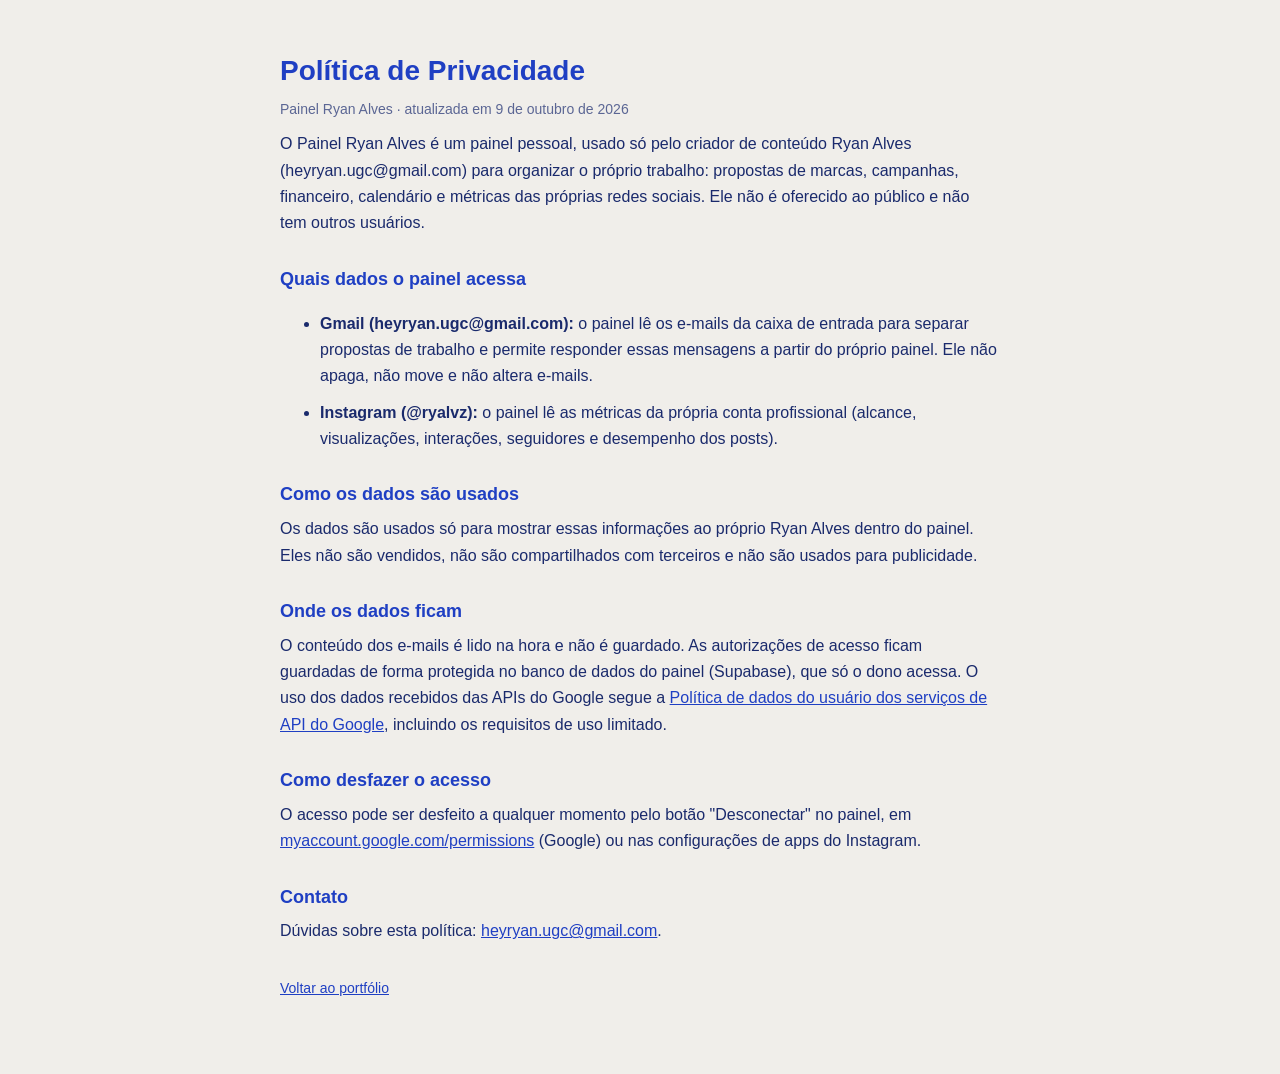
<file: privacidade.html>
<!DOCTYPE html>
<html lang="pt-BR">
<head>
<meta charset="UTF-8">
<meta name="viewport" content="width=device-width, initial-scale=1">
<title>Política de Privacidade | Painel Ryan Alves</title>
<link rel="icon" type="image/png" sizes="32x32" href="favicon-32.png">
<link rel="icon" type="image/png" sizes="48x48" href="favicon-48.png">
<link rel="apple-touch-icon" href="apple-touch-icon.png">
<meta name="description" content="Política de privacidade do Painel Ryan Alves, o painel pessoal de organização do criador de conteúdo Ryan Alves.">
<style>
  :root { --cobalt: #1F3FC3; --parchment: #F0EEEA; --text: #1a2a6c; }
  body { margin: 0; background: var(--parchment); color: var(--text); font: 16px/1.65 -apple-system, "Helvetica Neue", Arial, sans-serif; }
  main { max-width: 720px; margin: 0 auto; padding: 48px 20px 64px; }
  h1 { color: var(--cobalt); font-size: 28px; margin: 0 0 4px; }
  h2 { color: var(--cobalt); font-size: 18px; margin: 28px 0 6px; }
  p, li { margin: 0 0 10px; }
  a { color: var(--cobalt); }
  .sub { color: #5b6694; font-size: 14px; }
</style>
</head>
<body>
<main>
  <h1>Política de Privacidade</h1>
  <p class="sub">Painel Ryan Alves · atualizada em 9 de outubro de 2026</p>

  <p>O Painel Ryan Alves é um painel pessoal, usado só pelo criador de conteúdo Ryan Alves (heyryan.ugc@gmail.com) para organizar o próprio trabalho: propostas de marcas, campanhas, financeiro, calendário e métricas das próprias redes sociais. Ele não é oferecido ao público e não tem outros usuários.</p>

  <h2>Quais dados o painel acessa</h2>
  <ul>
    <li><b>Gmail (heyryan.ugc@gmail.com):</b> o painel lê os e-mails da caixa de entrada para separar propostas de trabalho e permite responder essas mensagens a partir do próprio painel. Ele não apaga, não move e não altera e-mails.</li>
    <li><b>Instagram (@ryalvz):</b> o painel lê as métricas da própria conta profissional (alcance, visualizações, interações, seguidores e desempenho dos posts).</li>
  </ul>

  <h2>Como os dados são usados</h2>
  <p>Os dados são usados só para mostrar essas informações ao próprio Ryan Alves dentro do painel. Eles não são vendidos, não são compartilhados com terceiros e não são usados para publicidade.</p>

  <h2>Onde os dados ficam</h2>
  <p>O conteúdo dos e-mails é lido na hora e não é guardado. As autorizações de acesso ficam guardadas de forma protegida no banco de dados do painel (Supabase), que só o dono acessa. O uso dos dados recebidos das APIs do Google segue a <a href="https://developers.google.com/terms/api-services-user-data-policy" target="_blank" rel="noopener">Política de dados do usuário dos serviços de API do Google</a>, incluindo os requisitos de uso limitado.</p>

  <h2>Como desfazer o acesso</h2>
  <p>O acesso pode ser desfeito a qualquer momento pelo botão "Desconectar" no painel, em <a href="https://myaccount.google.com/permissions" target="_blank" rel="noopener">myaccount.google.com/permissions</a> (Google) ou nas configurações de apps do Instagram.</p>

  <h2>Contato</h2>
  <p>Dúvidas sobre esta política: <a href="mailto:heyryan.ugc@gmail.com">heyryan.ugc@gmail.com</a>.</p>

  <p class="sub" style="margin-top:32px"><a href="./">Voltar ao portfólio</a></p>
</main>
</body>
</html>
</file>
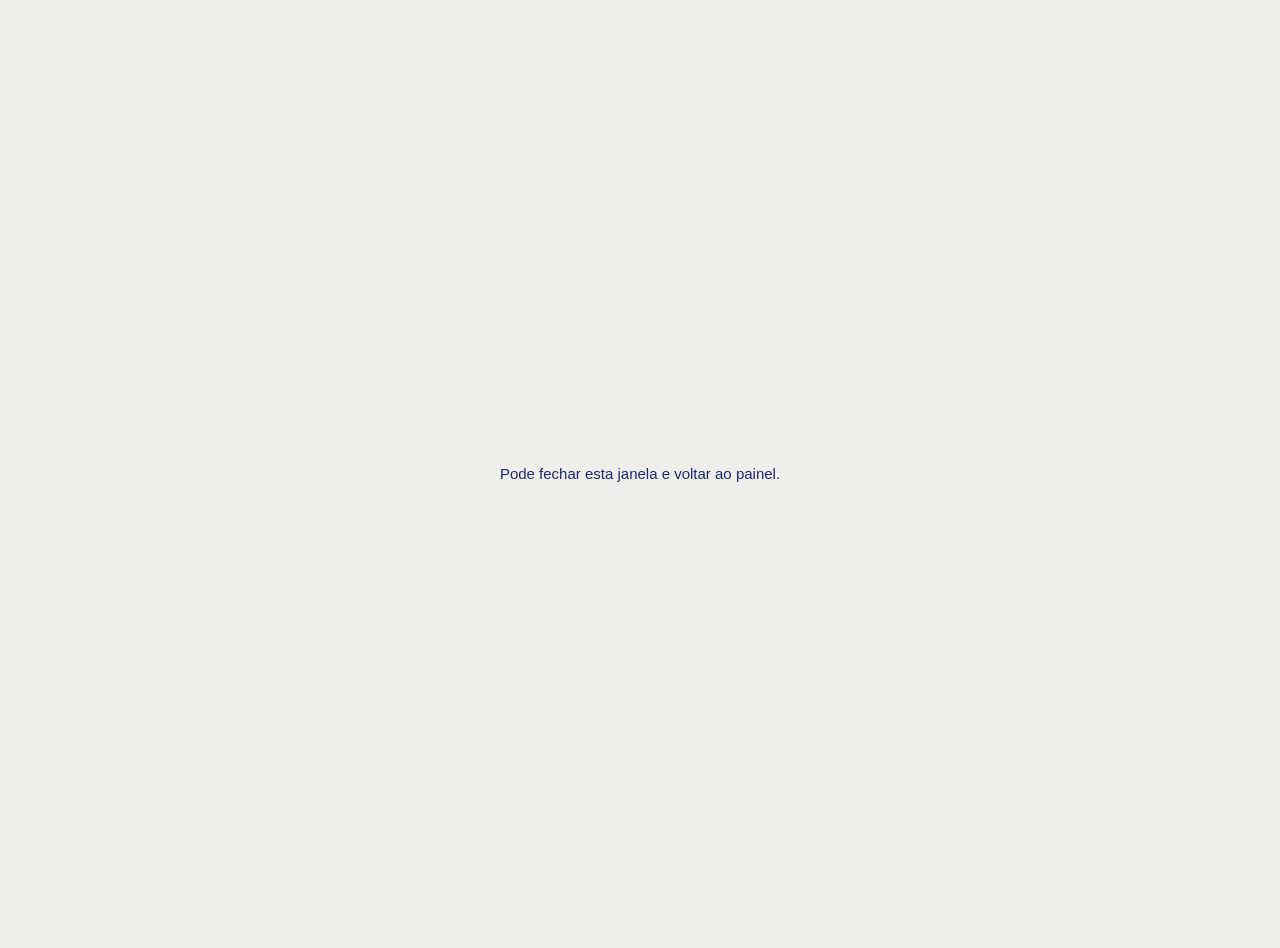
<file: admin/oauth.html>
<!DOCTYPE html>
<html lang="pt-BR">
<head>
<meta charset="UTF-8">
<meta name="viewport" content="width=device-width, initial-scale=1">
<meta name="robots" content="noindex, nofollow">
<title>Conectando o Gmail</title>
<style>
  body { margin: 0; min-height: 100vh; display: grid; place-items: center; background: #F0EEEA; color: #1a2a6c; font: 15px/1.5 -apple-system, "Helvetica Neue", Arial, sans-serif; text-align: center; padding: 24px; }
</style>
</head>
<body>
<!-- O Google volta para cá depois que o Ryan autoriza. Esta página só
     entrega o código para o painel (a janela que abriu esta) e fecha. -->
<p id="msg">Conectando o Gmail ao painel...</p>
<script>
  (function () {
    var p = new URLSearchParams(location.search);
    var dados = { tipo: "gmail-code", code: p.get("code"), state: p.get("state"), erro: p.get("error") };
    if (window.opener) {
      window.opener.postMessage(dados, location.origin);
      setTimeout(function () { window.close(); }, 300);
    } else {
      document.getElementById("msg").textContent = "Pode fechar esta janela e voltar ao painel.";
    }
  })();
</script>
</body>
</html>
</file>
